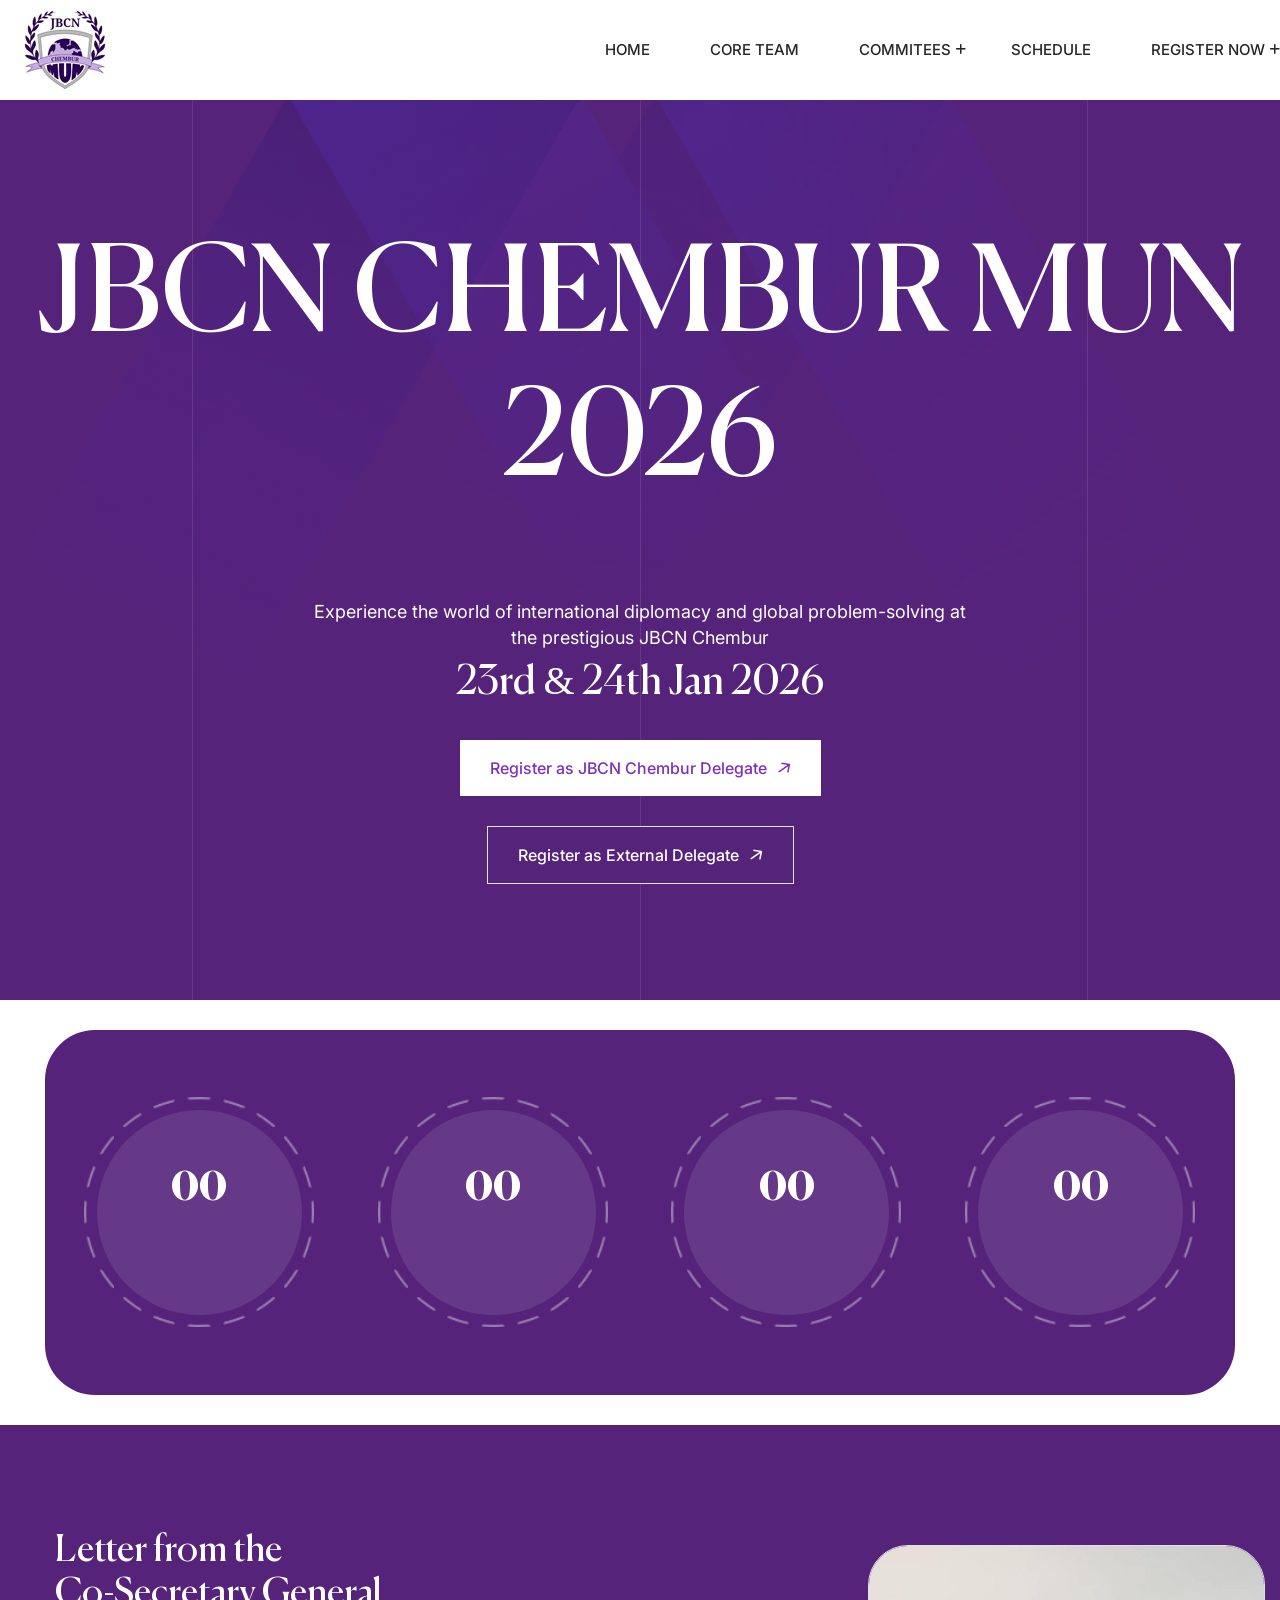
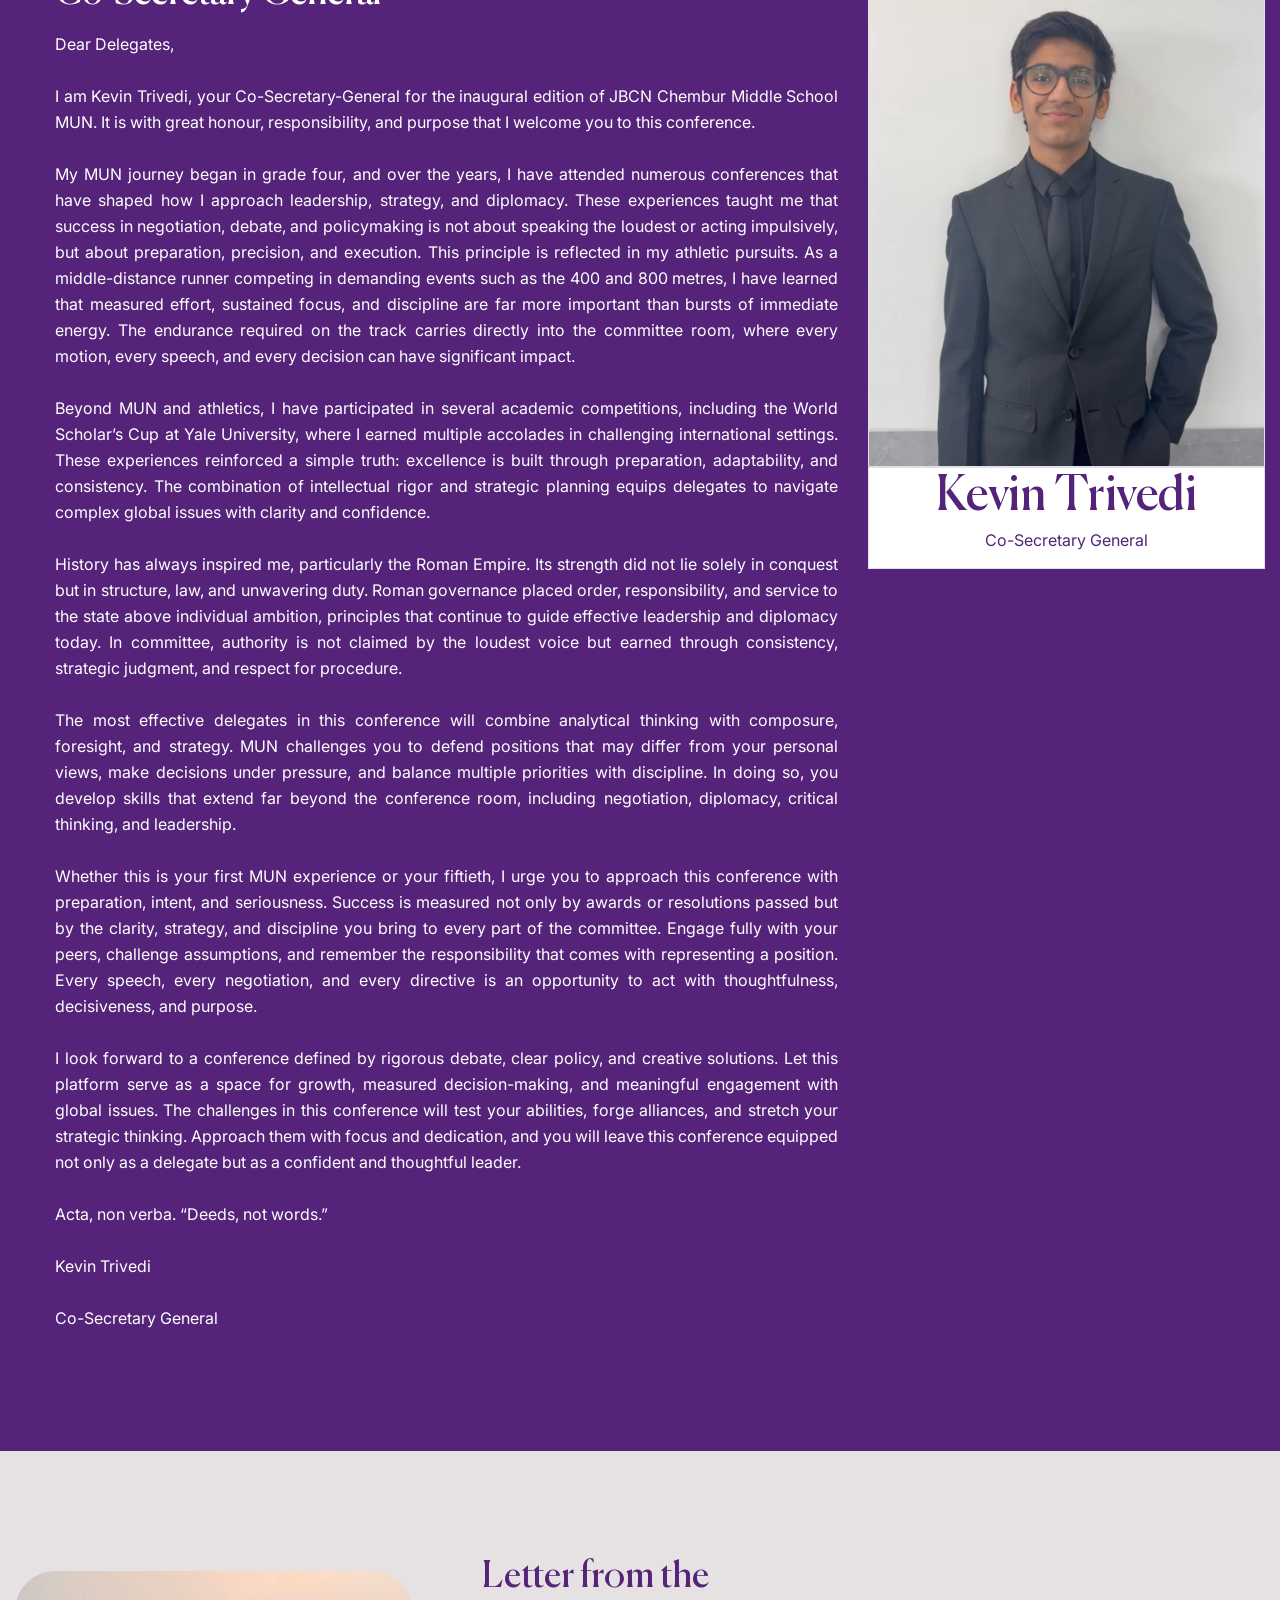
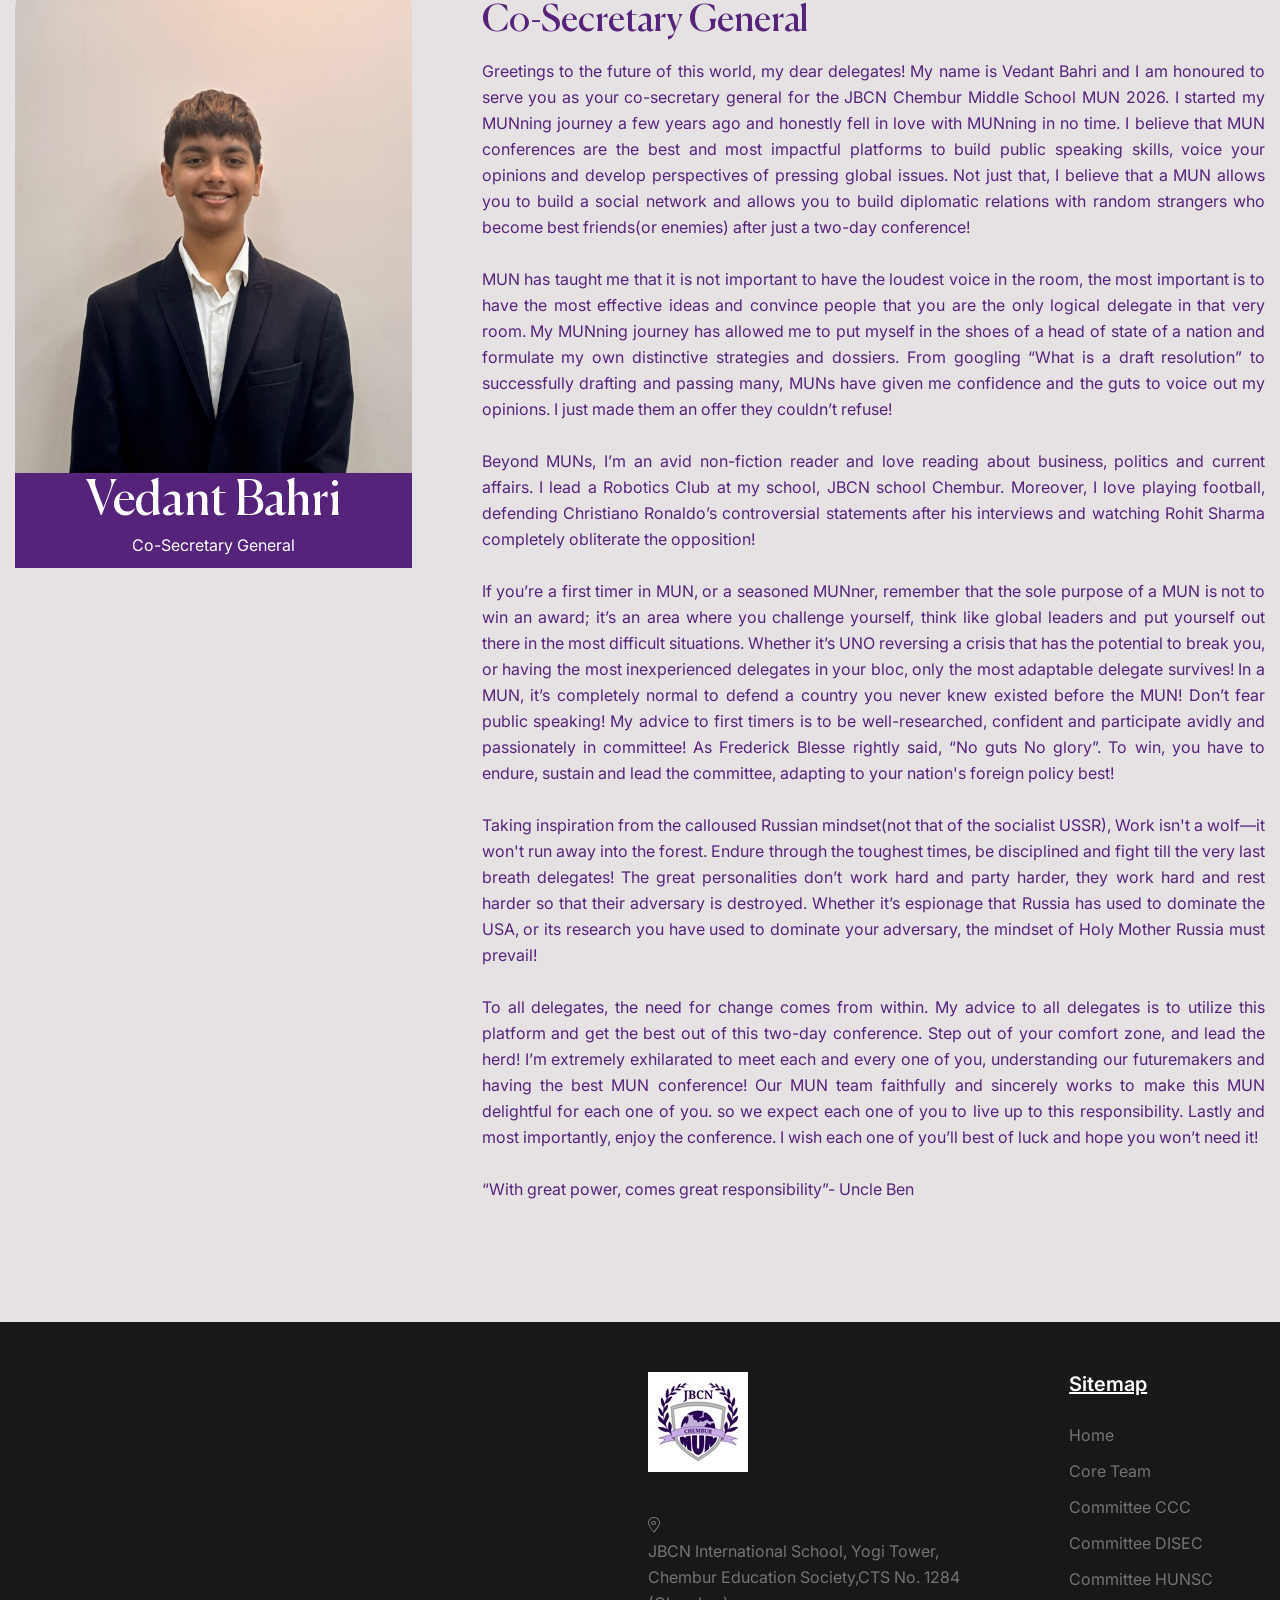
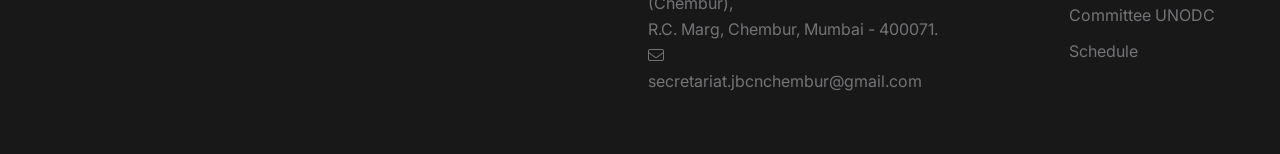
<file: index.html>
<!DOCTYPE html>
<html lang="en">

<!-- Added by HTTrack -->
<meta http-equiv="content-type" content="text/html;charset=UTF-8" /><!-- /Added by HTTrack -->

<head>
    <meta charset="UTF-8">
    <meta name="viewport" content="width=device-width, initial-scale=1.0">
    <title>JBCN</title>
    <!-- <link rel="shortcut icon" type="image/x-icon" href="assets/images/fav.svg"> -->
    <!-- animate css -->
    <link rel="stylesheet" href="assets/css/plugins/animate.min.css">
    <!-- fontawesome 6.4.2 -->
    <link rel="stylesheet" href="assets/css/plugins/fontawesome.min.css">
    <!-- Reacthemes Icon Css -->
    <link rel="stylesheet" href="assets/fonts/css/rt_icon.css">
    <!-- bootstrap min css -->
    <link rel="stylesheet" href="assets/css/vendor/bootstrap.min.css">
    <!-- swiper Css 10.2.0 -->
    <link rel="stylesheet" href="assets/css/plugins/swiper.min.css">
    <!-- Bootstrap 5.0.2 -->
    <link rel="stylesheet" href="assets/css/vendor/magnific-popup.css">
    <!-- metismenu scss -->
    <link rel="stylesheet" href="assets/css/vendor/metismenu.css">
    <!-- nice select js -->
    <link rel="stylesheet" href="assets/css/plugins/nice-select.css">
    <link rel="stylesheet" href="assets/css/plugins/jquery-ui.css">
    <!-- custom style css -->
    <link rel="stylesheet" href="assets/css/style.css">

    <link rel="stylesheet" href="assets/css/counter-my.css">
    <link rel="stylesheet" href="assets/css/mystyle.css">

</head>


<body>
    <!-- header area start -->
    <header class="header header__sticky v__2">
        <div class="container">
            <div class="row">
                <div class="col-xl-12">
                    <div class="header__wrapper">
                        <div class="header__logo">
                            <a class='header__logo--link' href='index.html'>
                                <img class="maroon-to-pur" src="assets/images/logo.jpg" alt="JBCN">
                            </a>
                        </div>
                        <div class="header__menu">
                            <div class="navigation">
                                <nav class="navigation__menu">
                                    <ul>
                                        <li class="navigation__menu--item ">
                                            <a href="#" class="navigation__menu--item__link">Home</a>
                                        </li>
                                        <li class="navigation__menu--item ">
                                            <a href="core-team.html" class="navigation__menu--item__link">Core Team</a>
                                        </li>
                                        <li class="navigation__menu--item has-child has-arrow">
                                            <a href="javascript:void(0);"
                                                class="navigation__menu--item__link">Commitees</a>
                                            <ul class="submenu sub__style">
                                                <li><a href='committee-ccc.html'>CCC</a></li>
                                                <li><a href='committee-DISEC.html'>DISEC</a></li>
                                                <li><a href='committee-HUNSC.html'>HUNSC</a></li>
                                                <li><a href='committee-UNODC.html'>UNODC</a></li>
                                            </ul>
                                        </li>
                                        <li class="navigation__menu--item ">
                                            <a href="schedule.html" class="navigation__menu--item__link">Schedule</a>
                                        </li>
                                        <li class="navigation__menu--item has-child has-arrow">
                                            <a href="javascript:void(0);" class="navigation__menu--item__link">Register Now</a>
                                            <ul class="submenu sub__style">
                                                <li><a target="_blank" href='https://docs.google.com/forms/d/e/1FAIpQLSd35devoE5m8R4L3_0zRpZ2CYrtvK__Ax5nof7Xc0LGTSrwgQ/viewform'>JBCN Chembur Delegate</a></li>
                                                <li><a target="_blank" href='https://docs.google.com/forms/d/e/1FAIpQLSfZt_wfR5RqWt8KAT-GtGKbq_522s6QFkSqDrXmD2yFKL-ycg/viewform?usp=header'>External Delegate</a></li>
                                            </ul>
                                        </li>
                                    </ul>
                                </nav>
                            </div>
                        </div>
                        <div class="header__right  d-block d-lg-none">

                            <div class="header__right--item">
                                <div id="menu-btn" class="menu__trigger">
                                    <img class="maroon-to-purple" src="assets/images/icon/menu__bar.svg" alt="bar">
                                </div>
                            </div>
                        </div>
                    </div>
                </div>
            </div>
        </div>
    </header>
    <!-- header area end -->
    <!-- header banner -->
    <div class="banner v__1" style="min-height: 100vh; height: auto; overflow: visible;">
        <div class="container">
            <div class="col-sm-12">
                <div class="banner__wrapper pt-0 d-flex justify-content-center align-items-center" style="overflow: visible;">
                    <div class="banner__wrapper--middle d-flex justify-content-center">
                        <div
                            class="banner__content mobile-padding d-flex flex-column justify-content-center align-items-center"
    			    style="overflow: visible;">
                            <h6 class="d-none banner__content--sub text-center">
                                <img src="assets/images/icon/e-cap.svg" alt="cap"> knowledge meets innovation
                            </h6>
                            <h1 class="banner__content--title text-center"
    			    style="line-height: 1.2; padding: 10px 20px; box-sizing: border-box; max-width: 100%; overflow-wrap: break-word;">
                                JBCN Chembur MUN 2026
                            </h1>
                            <div class="d-none banner__content--circle rts__circle v__2">
                                <svg class="spinner" viewBox="0 0 100 100">
                                    <defs>
                                        <path id="circle" d="M50,50 m-37,0a37,37 0 1,1 74,0a37,37 0 1,1 -74,0"></path>
                                    </defs>
                                    <text>
                                        <textPath xlink:href="#circle">JBCN Chembur MUN 2026 * Explore Future *
                                        </textPath>
                                    </text>
                                </svg>
                                <div class="rts__circle--icon save-from-hidden">
                                    <a href="#" class="video-play  rts-video-btn popup-video">
                                        <i class="fa-sharp fa-solid fa-play"></i>
                                    </a>
                                </div>
                            </div>
                            <div class="banner__content--description text-center">
                                <p class="pb-0 mb-2">Experience the world of international diplomacy and global
                                    problem-solving at the
                                    prestigious JBCN Chembur
                                </p>
                                <h3 class="myfont-secondary font-white">23rd & 24th Jan 2026</h3>
                                <div class="d-flex gap-5 pt-3 justify-content-center flex-wrap">
                                    <a class='rts-theme-btn btn-arrow'
                                        href='https://docs.google.com/forms/d/e/1FAIpQLSd35devoE5m8R4L3_0zRpZ2CYrtvK__Ax5nof7Xc0LGTSrwgQ/viewform?usp=sharing&ouid=105677263636131036363'>Register
                                        as JBCN Chembur Delegate
                                        <span><i class="fa-regular fa-arrow-right"></i></span>
                                    </a>
                                    <a class='rts-theme-btn btn-arrow mybg-primary font-white border'
                                        href='https://docs.google.com/forms/d/e/1FAIpQLSfZt_wfR5RqWt8KAT-GtGKbq_522s6QFkSqDrXmD2yFKL-ycg/viewform?usp=header'>Register
                                        as External Delegate
                                        <span><i class="fa-regular fa-arrow-right"></i></span>
                                    </a>
                                </div>
                            </div>
                        </div>
                    </div>
                </div>
                <!-- banner animated shape -->
                <div class="banner__wrapper--shape">
                    <img style="visibility: hidden;" src="assets/images/banner/banner-svg.svg" alt="banner">
                </div>
            </div>
        </div>
        <div class="grid-line">
            <div class="grid-lines">
                <div class="line"></div>
                <div class="line"></div>
                <div class="line"></div>
            </div>
        </div>
    </div>
    <!-- header banner end -->

    <!-- fun fact -->
    <div class="rts-funfact v__2 my-5">
        <div class="container">
            <div class="row justify-content-center px-5">
                <div class="col-lg-12">
                    <!--===== OTHERS AREA STARTS =======-->
                    <div class="others5-section-area banner plr_lg--80 ptb_lg--80 mybg-primary font-counter-fix d-flex justify-content-center"
                        style="border-radius: 50px !important;">
                        <div class="container mx-auto">
                            <div class="row mobile_gap--50">
                                <div class="col-lg-3 col-md-6 col-6">
                                    <div class="cta-counter-box">
                                        <img src="assets/images/elements23.png" alt="" class="elements23 keyframe5" />
                                        <h2><span id="days" class="time-value  myfont-secondary">49</span></h2>
                                    </div>
                                    <div class="space50 d-lg-none d-block"></div>
                                </div>
                                <div class="col-lg-3 col-md-6 col-6">
                                    <div class="cta-counter-box">
                                        <img src="assets/images/elements23.png" alt="" class="elements23 keyframe5" />
                                        <h2><span id="hours" class="time-value myfont-secondary">49</span></h2>
                                    </div>
                                    <div class="space50 d-lg-none d-block"></div>
                                </div>
                                <div class="col-lg-3 col-md-6 col-6">
                                    <div class="cta-counter-box">
                                        <img src="assets/images/elements23.png" alt="" class="elements23 keyframe5" />
                                        <h2><span id="minutes" class="time-value myfont-secondary">49</span></h2>
                                    </div>
                                </div>
                                <div class="col-lg-3 col-md-6 col-6">
                                    <div class="cta-counter-box">
                                        <img src="assets/images/elements23.png" alt="" class="elements23 keyframe5" />
                                        <h2><span id="seconds" class="time-value myfont-secondary">49</span></h2>
                                    </div>
                                </div>
                            </div>
                        </div>
                    </div>
                    <!--===== OTHERS AREA ENDS =======-->

                </div>
            </div>
        </div>
    </div>
    <!-- fun fact end -->

    <!-- faculty directory -->
    <section class="rts-faculty-details mybg-primary rts-section-padding">
        <div class="container">
            <!-- 1st profile -->
            <div class="row sticky-coloum-wrap justify-content-sm-center g-5">

                <div class="col-lg-8 col-md-10 col-sm-10 order-2 order-md-1">
                    <div class="member-info ">
                        <div class="member-info__details">
                            <div class="short-info">
                                <h4 class="rts-section-title mb--15">Letter from the<br>Co-Secretary General
                                </h4>
                                <!-- <span class="designation">Assistant Professor</span> -->
                                <p class="description">
                                    Dear Delegates,
                                    <br> <br>
                                    I am Kevin Trivedi, your Co-Secretary-General for the inaugural edition of JBCN Chembur Middle School MUN. It is with great honour, responsibility, and purpose that I welcome you to this conference.
                                    <br> <br>
                                    My MUN journey began in grade four, and over the years, I have attended numerous conferences that have shaped how I approach leadership, strategy, and diplomacy. These experiences taught me that success in negotiation, debate, and policymaking is not about speaking the loudest or acting impulsively, but about preparation, precision, and execution. This principle is reflected in my athletic pursuits. As a middle-distance runner competing in demanding events such as the 400 and 800 metres, I have learned that measured effort, sustained focus, and discipline are far more important than bursts of immediate energy. The endurance required on the track carries directly into the committee room, where every motion, every speech, and every decision can have significant impact.
                                    <br> <br>
                                    Beyond MUN and athletics, I have participated in several academic competitions, including the World Scholar’s Cup at Yale University, where I earned multiple accolades in challenging international settings. These experiences reinforced a simple truth: excellence is built through preparation, adaptability, and consistency. The combination of intellectual rigor and strategic planning equips delegates to navigate complex global issues with clarity and confidence.
                                    <br> <br>
                                    History has always inspired me, particularly the Roman Empire. Its strength did not lie solely in conquest but in structure, law, and unwavering duty. Roman governance placed order, responsibility, and service to the state above individual ambition, principles that continue to guide effective leadership and diplomacy today. In committee, authority is not claimed by the loudest voice but earned through consistency, strategic judgment, and respect for procedure.
                                    <br> <br>
                                    The most effective delegates in this conference will combine analytical thinking with composure, foresight, and strategy. MUN challenges you to defend positions that may differ from your personal views, make decisions under pressure, and balance multiple priorities with discipline. In doing so, you develop skills that extend far beyond the conference room, including negotiation, diplomacy, critical thinking, and leadership.
                                    <br> <br>
                                    Whether this is your first MUN experience or your fiftieth, I urge you to approach this conference with preparation, intent, and seriousness. Success is measured not only by awards or resolutions passed but by the clarity, strategy, and discipline you bring to every part of the committee. Engage fully with your peers, challenge assumptions, and remember the responsibility that comes with representing a position. Every speech, every negotiation, and every directive is an opportunity to act with thoughtfulness, decisiveness, and purpose.
                                    <br> <br>
                                    I look forward to a conference defined by rigorous debate, clear policy, and creative solutions. Let this platform serve as a space for growth, measured decision-making, and meaningful engagement with global issues. The challenges in this conference will test your abilities, forge alliances, and stretch your strategic thinking. Approach them with focus and dedication, and you will leave this conference equipped not only as a delegate but as a confident and thoughtful leader.
				    <br><br>
				    Acta, non verba.
“Deeds, not words.”
                                    <br> <br>
                                    Kevin Trivedi
				    <br><br>
				    Co-Secretary General

                                </p>
                            </div>
                        </div>
                    </div>
                </div>
                <div class=" col-lg-4 col-md-10 col-sm-10 sticky-coloumitem order-1 order-md-2">
                    <div class="faculty-member">
                        <div class="faculty-member__details rt-center ">
                            <div class="faculty-member__image mb-0">
                                <img class="rounded-top-40 border" src="assets/images/client/ccc-kevin.jpeg"
                                    alt="member image">
                            </div>
                            <div class="faculty-member__info  border bg-white secondary-font-color">
                                <h2 class="secondary-font-color mb-0">Kevin Trivedi</h2>
                                <div class="secondary-font-color email-contact pb-2">Co-Secretary General</div>
                                <div class="d-none faculty-member__info--social mb-0">
                                    <a href="#"><i class="fa-brands fa-facebook-f"></i></a>
                                    <a href="#"><i class="fa-brands fa-linkedin-in"></i></a>
                                    <a href="#"><i class="fa-brands fa-medium"></i></a>
                                    <a class="d-none" href="#"><i class="fa-brands fa-youtube"></i></a>
                                    <a href="mailto:kevin@email.edu" class="email-contact"><span><i
                                                class="fa-light fa-envelope"></i></span></a>
                                </div>
                            </div>
                        </div>
                    </div>
                </div>
            </div>
            <!-- 1st profile End -->

        </div>
    </section>
    <!-- faculty directory end -->

    <!-- faculty directory -->
    <section class="rts-faculty-details mybg-secondary rts-section-padding">
        <div class="container">

            <!-- 2nd profile -->
            <div class="row sticky-coloum-wrap justify-content-sm-center g-5">
                <div class=" col-lg-4 col-md-10 col-sm-10 sticky-coloumitem">
                    <div class="faculty-member">
                        <div class="faculty-member__details rt-center ">
                            <div class="faculty-member__image mb-0">
                                <img class="rounded-top-40" src="assets/images/client/Chair of HUNSC(Vedant).jpg"
                                    alt="member image">
                            </div>
                            <div class="faculty-member__info mybg-primary">
                                <h2 class="mb-0">Vedant Bahri</h2>
                                <div class="email-contact font-white pb-3">Co-Secretary General</div>
                                <div class="d-none faculty-member__info--social font-white mb-0">
                                    <a href="#"><i class="fa-brands fa-facebook-f"></i></a>
                                    <a href="#"><i class="fa-brands fa-linkedin-in"></i></a>
                                    <a href="#"><i class="fa-brands fa-medium"></i></a>
                                    <a class="d-none" href="#"><i class="fa-brands fa-youtube"></i></a>
                                    <a href="mailto:kevin@email.edu" class="email-contact"><span><i
                                                class="fa-light fa-envelope"></i></span></a>
                                </div>
                            </div>
                        </div>
                    </div>
                </div>
                <div class="col-lg-8 col-md-10 col-sm-10">
                    <div class="member-info secondary-font-color-all">
                        <div class="member-info__details">
                            <div class="short-info">
                                <h4 class="rts-section-title mb--15">Letter from the<br>Co-Secretary General
                                </h4>
                                <!-- <span class="designation">Assistant Professor</span> -->
                                <p class="description">
                                    Greetings to the future of this world, my dear delegates! My name is Vedant Bahri and I am honoured to serve you as your co-secretary general for the JBCN Chembur Middle School MUN 2026. I started my MUNning journey a few years ago and honestly fell in love with MUNning in no time. I believe that MUN conferences are the best and most impactful platforms to build public speaking skills, voice your opinions and develop perspectives of pressing global issues. Not just that, I believe that a MUN allows you to build a social network and allows you to build diplomatic relations with random strangers who become best friends(or enemies) after just a two-day conference! 
                                    <br> <br>
                                    MUN has taught me that it is not important to have the loudest voice in the room, the most important is to have the most effective ideas and convince people that you are the only logical delegate in that very room. My MUNning journey has allowed me to put myself in the shoes of a head of state of a nation and formulate my own distinctive strategies and dossiers. From googling “What is a draft resolution” to successfully drafting and passing many, MUNs have given me confidence and the guts to voice out my opinions. I just made them an offer they couldn’t refuse!
                                    <br> <br>
                                    Beyond MUNs, I’m an avid non-fiction reader and love reading about business, politics and current affairs. I lead a Robotics Club at my school, JBCN school Chembur. Moreover, I love playing football, defending Christiano Ronaldo’s controversial statements after his interviews and watching Rohit Sharma completely obliterate the opposition! 
                                    <br> <br>
                                    If you’re a first timer in MUN, or a seasoned MUNner, remember that the sole purpose of a MUN is not to win an award; it’s an area where you challenge yourself, think like global leaders and put yourself out there in the most difficult situations. Whether it’s UNO reversing a crisis that has the potential to break you, or having the most inexperienced delegates in your bloc, only the most adaptable delegate survives! In a MUN, it’s completely normal to defend a country you never knew existed before the MUN! Don’t fear public speaking! My advice to first timers is to be well-researched, confident and participate avidly and passionately in committee! As Frederick Blesse rightly said, “No guts No glory”. To win, you have to endure, sustain and lead the committee, adapting to your nation's foreign policy best! 
                                    <br> <br>
                                    Taking inspiration from the calloused Russian mindset(not that of the socialist USSR), Work isn't a wolf—it won't run away into the forest. Endure through the toughest times, be disciplined and fight till the very last breath delegates! The great personalities don’t work hard and party harder, they work hard and rest harder so that their adversary is destroyed. Whether it’s espionage that Russia has used to dominate the USA, or its research you have used to dominate your adversary, the mindset of Holy Mother Russia must prevail!

                                    <br> <br>
                                    To all delegates, the need for change comes from within. My advice to all delegates is to utilize this platform and get the best out of this two-day conference. Step out of your comfort zone, and lead the herd! I’m extremely exhilarated to meet each and every one of you, understanding our futuremakers and having the best MUN conference! Our MUN team faithfully and sincerely works to make this MUN delightful for each one of you.  so we expect each one of you to live up to this responsibility. Lastly and most importantly, enjoy the conference. I wish each one of you’ll best of luck and hope you won’t need it!
                                    <br> <br>
                                     “With great power, comes great responsibility”- Uncle Ben

                                </p>
                            </div>
                        </div>
                    </div>
                </div>

            </div>
            <!-- 2nd profile End -->

        </div>
    </section>
    <!-- faculty directory end -->

    <!-- apply start -->
    <section class="d-none rts-application-area moving rts-section-padding v_1">
        <div class="container">
            <div class="row justify-content-center">
                <div class="col-sm-12">
                    <div class="rts__section--wrapper v__9">
                        <h2 class="rts__section--title">Apply for Admission</h2>
                        <p class="rts__section--description">Welcome to the gateway of possibilities your admission to
                            JBCN Chembur MUN 2026, we understand.</p>
                    </div>
                </div>
            </div>
            <!-- application form -->
            <div class="row justify-content-md-center">
                <div class="col-md-11 col-lg-6 col-xl-7">
                    <div class="rts-admission-form-image">
                        <img src="assets/images/feature/admission-form.jpg" alt="">
                    </div>
                    <div class="rts-section-big-text">
                        Admission Now
                    </div>
                </div>
                <div class="col-md-11 col-lg-6 col-xl-5">
                    <div class="rts-application-form">
                        <div class="rts-application-form-content">
                            <h5 class="heading-title  mb--25">Application Form</h5>
                            <form action="#" class="rts-form">
                                <div class="rts-input rt-flex">
                                    <div class="single-input">
                                        <input type="text" name="fname" id="fname" placeholder="First Name" required>
                                    </div>
                                    <div class="single-input">
                                        <input type="text" name="lname" id="lname" placeholder="Last Name" required>
                                    </div>
                                </div>
                                <div class="rts-input rt-flex">
                                    <div class="single-input">
                                        <input type="email" name="email" id="email2" placeholder="Email.." required>
                                    </div>
                                    <div class="single-input">
                                        <input type="number" name="Phone" id="Phone" placeholder="Phone" required>
                                    </div>
                                </div>

                                <div class="rts-input rt-flex">
                                    <div class="single-input">
                                        <input type="text" name="address" id="address" placeholder="address" required>
                                    </div>
                                    <div class="single-input">
                                        <input type="text" name="city" id="city" placeholder="City" required>
                                    </div>
                                </div>

                                <div class="rts-input rt-flex">
                                    <div class="single-input">
                                        <input type="text" name="country" id="country" placeholder="Country" required>
                                    </div>
                                    <div class="single-input">
                                        <input type="number" name="zip" id="zip" placeholder="Zip Code" required>
                                    </div>
                                </div>
                                <div class="rts-input w-full">
                                    <div class="single-input">
                                        <input type="text" name="data" id="datepicker" placeholder="dd/mm/yy" required>
                                    </div>
                                </div>
                                <div class="rts-input w-full">
                                    <div class="single-input">
                                        <textarea name="msg" id="msg" placeholder="Enter Your Comments"></textarea>
                                    </div>
                                </div>
                                <button type="submit" class="rts-theme-btn rts-nbg-btn btn-arrow v2 full-btn">Apply Now
                                    <span><i class="fa-sharp fa-regular fa-arrow-right"></i></span></button>

                            </form>
                        </div>
                    </div>
                </div>
            </div>
            <div class="rt-shape">
                <img src="assets/images/feature/shape/01.svg" data-speed="0.04" alt="shape" class="rt-shape__1">
                <img src="assets/images/feature/shape/02.svg" data-speed="0.04" alt="shape" class="shape rt-shape__2">
                <img src="assets/images/feature/shape/03.svg" data-speed="0.04" alt="shape" class="shape rt-shape__3">
                <img src="assets/images/feature/shape/04.svg" data-speed="0.04" alt="shape" class="shape rt-shape__4">
                <img src="assets/images/feature/shape/05.svg" data-speed="0.04" alt="shape" class="shape rt-shape__5">
            </div>
        </div>
    </section>
    <!-- apply end -->

    <!-- footer start -->
    <footer class="rts-footer rts-footer-padding v_2">
        <div class="container">
            <div class="row gy-5 gy-lg-0">
                <div class="col-lg-6 col-md-6 col-sm-6">
                    <div class="container">
                        <div class="row">
                            <div class="col-10">
                                <div class="event-location-map">
                                    <iframe class="event-location-map-iframe" height="240px"
                                        src="https://www.google.com/maps/embed?pb=!1m18!1m12!1m3!1d3771.193483378167!2d72.896017!3d19.0552289!2m3!1f0!2f0!3f0!3m2!1i1024!2i768!4f13.1!3m3!1m2!1s0x3be7c9a6647c42e7%3A0x6c0e4e84b9d1332c!2sJBCN%20International%20School%20Chembur%2C%20Mumbai!5e0!3m2!1sen!2sin!4v1766840228916!5m2!1sen!2sin"
                                        style="border:0;" allowfullscreen="" loading="lazy"
                                        referrerpolicy="no-referrer-when-downgrade"></iframe>
                                </div>
                            </div>
                        </div>
                    </div>
                </div>
                <div class="col-lg-4 col-md-6 col-sm-3">
                    <div class="rts-footer-widget w-320">
                        <a class='d-block rts-footer-logo mb--40' href='index.html'>
                            <img src="assets/images/logo.jpg" alt="JBCN">
                        </a>
                        
                        <div class="rts-contact-link">
                            <a href="mailto:contact@reacthemes.com"><i class="fa-sharp fa-light fa-location-dot"></i>
                                <br>JBCN International School, Yogi Tower, Chembur Education Society,CTS No. 1284 (Chembur),  
                                <br>R.C. Marg, Chembur, Mumbai - 400071. </a>
			</div>
			<div class="rts-contact-link">
                            <a href="mailto:secretariat.jbcnchembur@gmail.com"><i class="fa-sharp fa-light fa-envelope"></i>
                                <br>secretariat.jbcnchembur@gmail.com</a>

                        </div>
                    </div>
                </div>
                <div class="col-lg-2 col-md-6 col-sm-3">
                    <div class="rts-footer-widget">
                        <h6 class="rt-semi">Sitemap</h6>
                        <div class="rts-footer-menu">
                            <ul>
                                <li><a href='index.html'>Home</a></li>
                                <li><a href='core-team.html'>Core Team</a></li>
                                <li><a href="committee-ccc.html">Committee CCC</a></li>
                                <li><a href="committee-DISEC.html">Committee DISEC</a></li>
                                <li><a href="committee-HUNSC.html">Committee HUNSC</a></li>
                                <li><a href="committee-UNODC.html">Committee UNODC</a></li>
                                <li><a href="schedule.html">Schedule</a></li>
                            </ul>
                        </div>
                    </div>
                </div>
            </div>
        </div>
    </footer>
    <div class="d-none rts-footer-copy-right v_1">
        <div class="container">
            <div class="row">
                <div class="rt-center">
                    <p class="--p-xs">Copyright &copy; <span id="year"></span> All Rights Reserved by <a
                            href="#">MyCompany</a></p>
                </div>
            </div>
        </div>
    </div>
    <!-- footer end -->
    <!-- offcanvase menu -->
    <!-- header style two -->
    <div id="side-bar" class="side-bar">
        <button class="close-icon-menu"><i class="far fa-times"></i></button>
        <!-- inner menu area desktop start -->
        <div class="inner-main-wrapper-desk">
            <div class="thumbnail">
                <img class="maroon-to-" src="assets/images/logo.jpg" alt="JBCN">
            </div>
            <div class="inner-content">
                <p class="disc">
                    Experience the world of international diplomacy and global problem-solving at the prestigious JBCN
                    Chembur
                </p>
                <!-- offcanvase banner -->
                <div class="offcanvase__banner mt--50">
                    <div class="offcanvase__banner--content">
                        <img src="assets/images/offcanvase.jpg" alt="offcanvase">
                        <a class='rts-theme-btn' href='admission.html'>Apply Now</a>
                    </div>
                </div>
                <div class="offcanvase__info">
                    <div class="offcanvase__info--content">
                        <a href="mailto:secretariat.jbcnchembur@gmail.com"><span><i class="fa-sharp fa-light fa-phone"></i>secretariat.jbcnchembur@gmail.com</span></a>
                        <a href="#"><span><i class="fa-sharp fa-light fa-location-dot"></i></span>Chembur, Mumbai</a>
                        <div class="offcanvase__info--content--social">
                            <p class="title">Follow Us:</p>
                            <div class="social__links">
                                <a class="d-none" href="#"><i class="fa-brands fa-facebook"></i></a>
                                <a href="https://www.instagram.com/jbcnchemburmun"><i class="fa-brands fa-instagram"></i></a>
                                <a class="d-none" href="#"><i class="fa-brands fa-linkedin"></i></a>
                                <a class="d-none" href="#"><i class="fa-brands fa-youtube"></i></a>
                            </div>
                        </div>
                    </div>
                </div>
            </div>
        </div>
        <!-- mobile menu area start -->
        <div class="mobile-menu-main">
            <nav class="nav-main mainmenu-nav mt--30">
                <ul class="mainmenu metismenu" id="mobile-menu-active">

                    <li class="has-droupdown">
                        <a href="index.html" class="main">Home</a>
                    </li>
                    <li class="has-droupdown">
                        <a href="core-team.html" class="main">Core Team</a>
                    </li>
                    <li class="has-droupdown">
                        <a href="committee-ccc.html" class="main">Committee CCC</a>
                    </li>
                    <li class="has-droupdown">
                        <a href="committee-DISEC.html" class="main">Committee DISEC</a>
                    </li>
                    <li class="has-droupdown">
                        <a href="committee-HUNSC.html" class="main">Committee HUNSC</a>
                    </li>
                    <li class="has-droupdown">
                        <a href="committee-UNODC.html" class="main">Committee UNODC</a>
                    </li>
                    <li class="has-droupdown">
                        <a href="schedule.html" class="main">Schedule</a>
                    </li>
                </ul>
            </nav>

            <div class="offcanvase__info--content mt--30">
                <a href="mailto:secretariat.jbcnchembur@gmail.com"><span><i class="fa-sharp fa-light fa-envelope"></i></span>secretariat.jbcnchembur@gmail.com</a>
                <a href="#"><span><i class="fa-sharp fa-light fa-location-dot"></i></span>Chembur, Mumbai</a>
                <div class="offcanvase__info--content--social">
                    <p class="title">Follow Us:</p>
                    <div class="social__links">
                        <a class="d-none" href="#"><i class="fa-brands fa-facebook"></i></a>
                        <a href="https://www.instagram.com/jbcnchemburmun"><i class="fa-brands fa-instagram"></i></a>
                        <a class="d-none" href="#"><i class="fa-brands fa-linkedin"></i></a>
                        <a class="d-none" href="#"><i class="fa-brands fa-youtube"></i></a>
                    </div>
                </div>
            </div>
        </div>
        <!-- mobile menu area end -->
    </div>
    <!-- header style two End -->

    <div class="search-input-area">
        <div class="container">
            <div class="search-input-inner">
                <div class="input-div">
                    <input class="search-input autocomplete ui-autocomplete-input" type="text"
                        placeholder="Search by keyword or #" autocomplete="off">
                    <button><i class="far fa-search"></i></button>
                </div>
            </div>
        </div>
        <div id="close" class="search-close-icon"><i class="far fa-times"></i></div>
    </div>
    <!-- rts backto top start -->
    <div class="progress-wrap">
        <svg class="progress-circle svg-content" width="100%" height="100%" viewBox="-1 -1 102 102">
            <path d="M50,1 a49,49 0 0,1 0,98 a49,49 0 0,1 0,-98"
                style="transition: stroke-dashoffset 10ms linear 0s; stroke-dasharray: 307.919, 307.919; stroke-dashoffset: 307.919;">
            </path>
        </svg>
    </div>
    <!-- rts back to top end -->
    <div id="anywhere-home" class="">
    </div>

    <script>
        //========== TIMER ============= //
        // TIMER //

        function startCountdown(targetDate, daysId, hoursId, minutesId, secondsId) {
            var countdownFunction = setInterval(function () {
                var now = new Date().getTime();
                var distance = targetDate - now;

                var days = Math.floor(distance / (1000 * 60 * 60 * 24));
                var hours = Math.floor((distance % (1000 * 60 * 60 * 24)) / (1000 * 60 * 60));
                var minutes = Math.floor((distance % (1000 * 60 * 60)) / (1000 * 60));
                var seconds = Math.floor((distance % (1000 * 60)) / 1000);

                document.getElementById(daysId).innerHTML = days + " <span>DAYS</span>";
                document.getElementById(hoursId).innerHTML = hours + " <span>Hours</span>";
                document.getElementById(minutesId).innerHTML = minutes + " <span>Minutes</span>";
                document.getElementById(secondsId).innerHTML = seconds + " <span>Seconds</span>";

                if (distance < 0) {
                    clearInterval(countdownFunction);
                    document.getElementById(daysId).innerHTML = "00";
                    document.getElementById(hoursId).innerHTML = "00";
                    document.getElementById(minutesId).innerHTML = "00";
                    document.getElementById(secondsId).innerHTML = "00";
                    alert("Countdown Ended");
                }
            }, 1000);
        }

        // var targetDate = new Date();
        // targetDate.setDate(targetDate.getDate() + 25);
        // targetDate.setHours(targetDate.getHours() + 22);
        // targetDate.setMinutes(targetDate.getMinutes() + 18);
        // targetDate.setSeconds(targetDate.getSeconds() + 44);
        // Target: 23 Jan 2026, 11:00 AM (India Standard Time)
        var targetDate = new Date("January 23, 2026 11:00:00");

        startCountdown(targetDate, "days", "hours", "minutes", "seconds");
        startCountdown(targetDate, "days1", "hours1", "minutes1", "seconds1");

    </script>


    <!-- scripts -->
    <!-- jquery js -->
    <script src="assets/js/vendor/jquery.min.js"></script>
    <!-- bootstrap 5.0.2 -->
    <script src="assets/js/plugins/bootstrap.min.js"></script>
    <!-- jquery ui js -->
    <script src="assets/js/vendor/jquery-ui.js"></script>
    <!-- wow js -->
    <script src="assets/js/vendor/waw.js"></script>
    <!-- mobile menu -->
    <script src="assets/js/vendor/metismenu.js"></script>
    <!-- magnific popup -->
    <script src="assets/js/vendor/magnifying-popup.js"></script>
    <!-- swiper JS 10.2.0 -->
    <script src="assets/js/plugins/swiper.js"></script>
    <!-- counterup -->
    <script src="assets/js/plugins/counterup.js"></script>
    <script src="assets/js/vendor/waypoint.js"></script>
    <script src="assets/js/plugins/jarallax.min.js"></script>
    <!-- isotop mesonary -->
    <script src="assets/js/plugins/isotop.js"></script>
    <script src="assets/js/plugins/imagesloaded.pkgd.min.js"></script>
    <script src="assets/js/plugins/sticky-sidebar.js"></script>
    <script src="assets/js/plugins/resize-sensor.js"></script>
    <script src="assets/js/plugins/twinmax.js"></script>
    <!-- dymanic Contact Form -->
    <script src="assets/js/plugins/contact.form.js"></script>
    <script src="assets/js/plugins/nice-select.min.js"></script>
    <!-- main Js -->
    <script src="assets/js/main.js"></script>

</body>

</html>
</file>
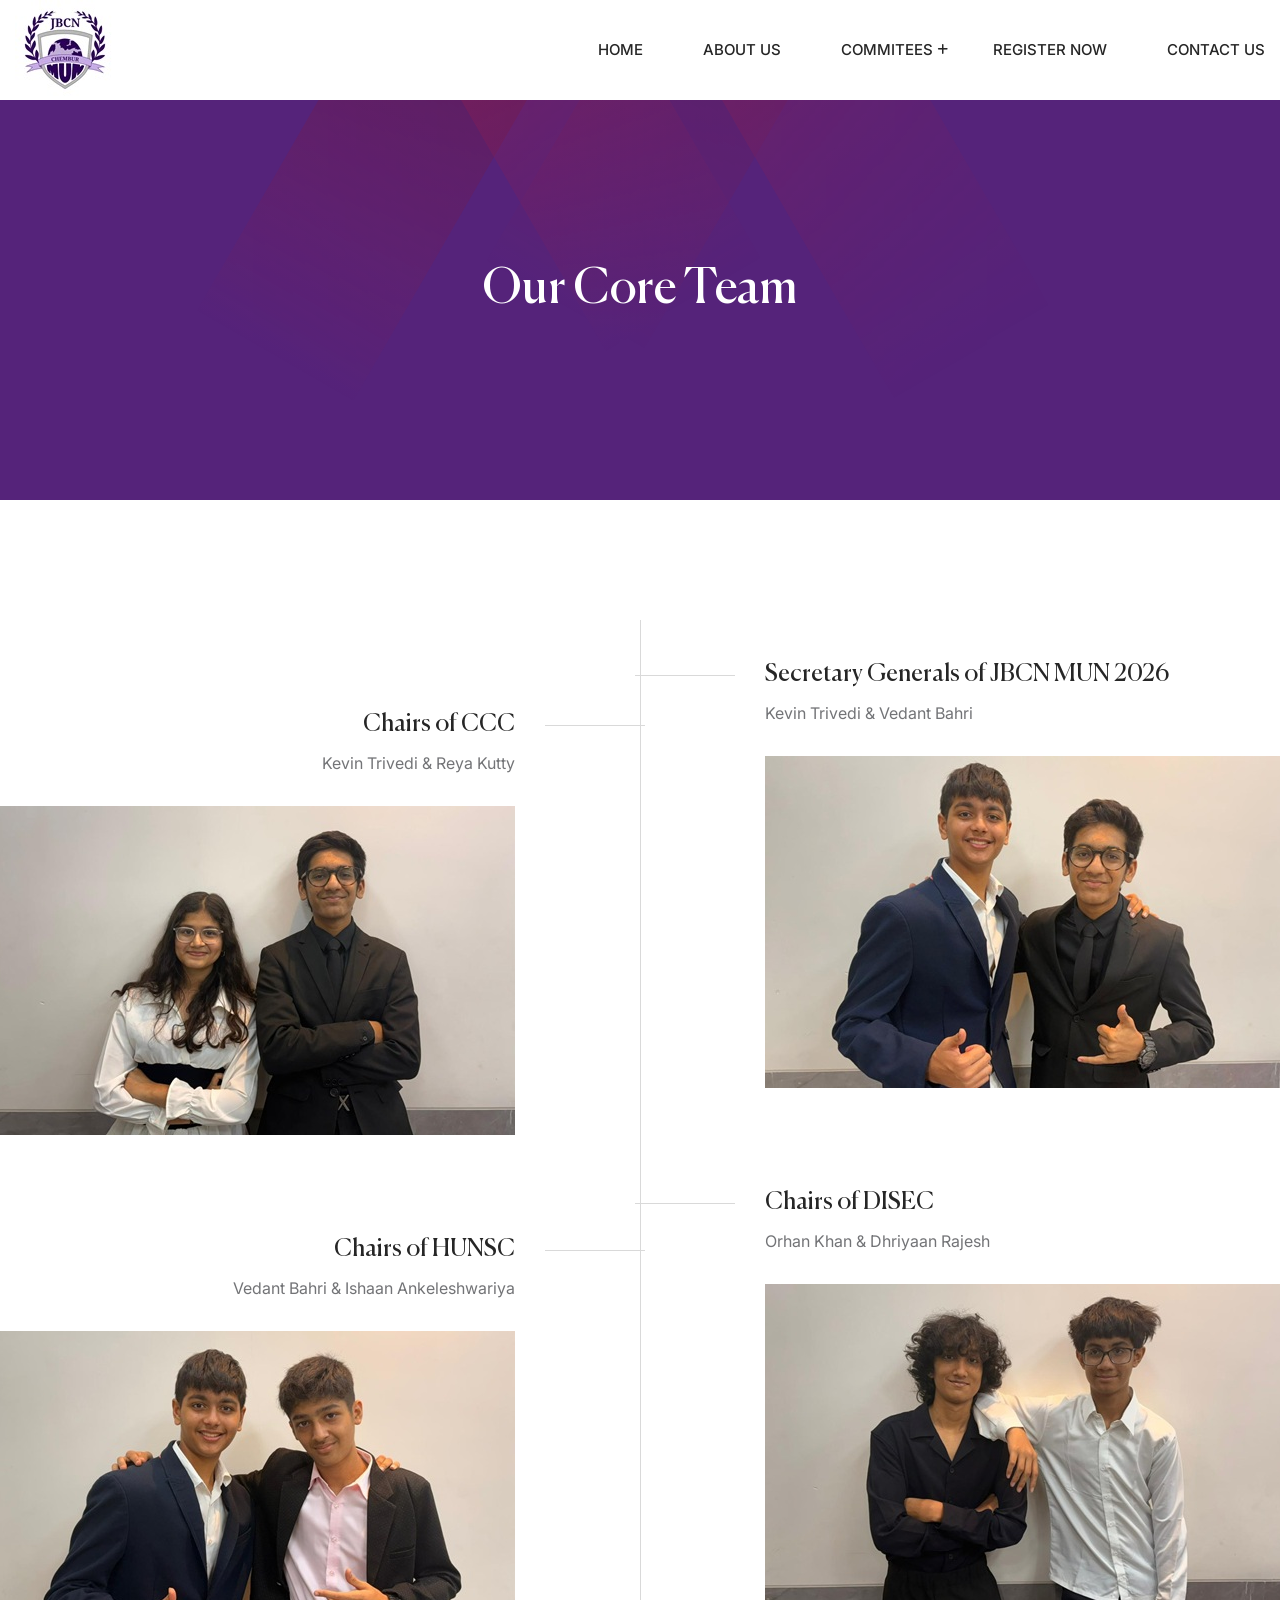
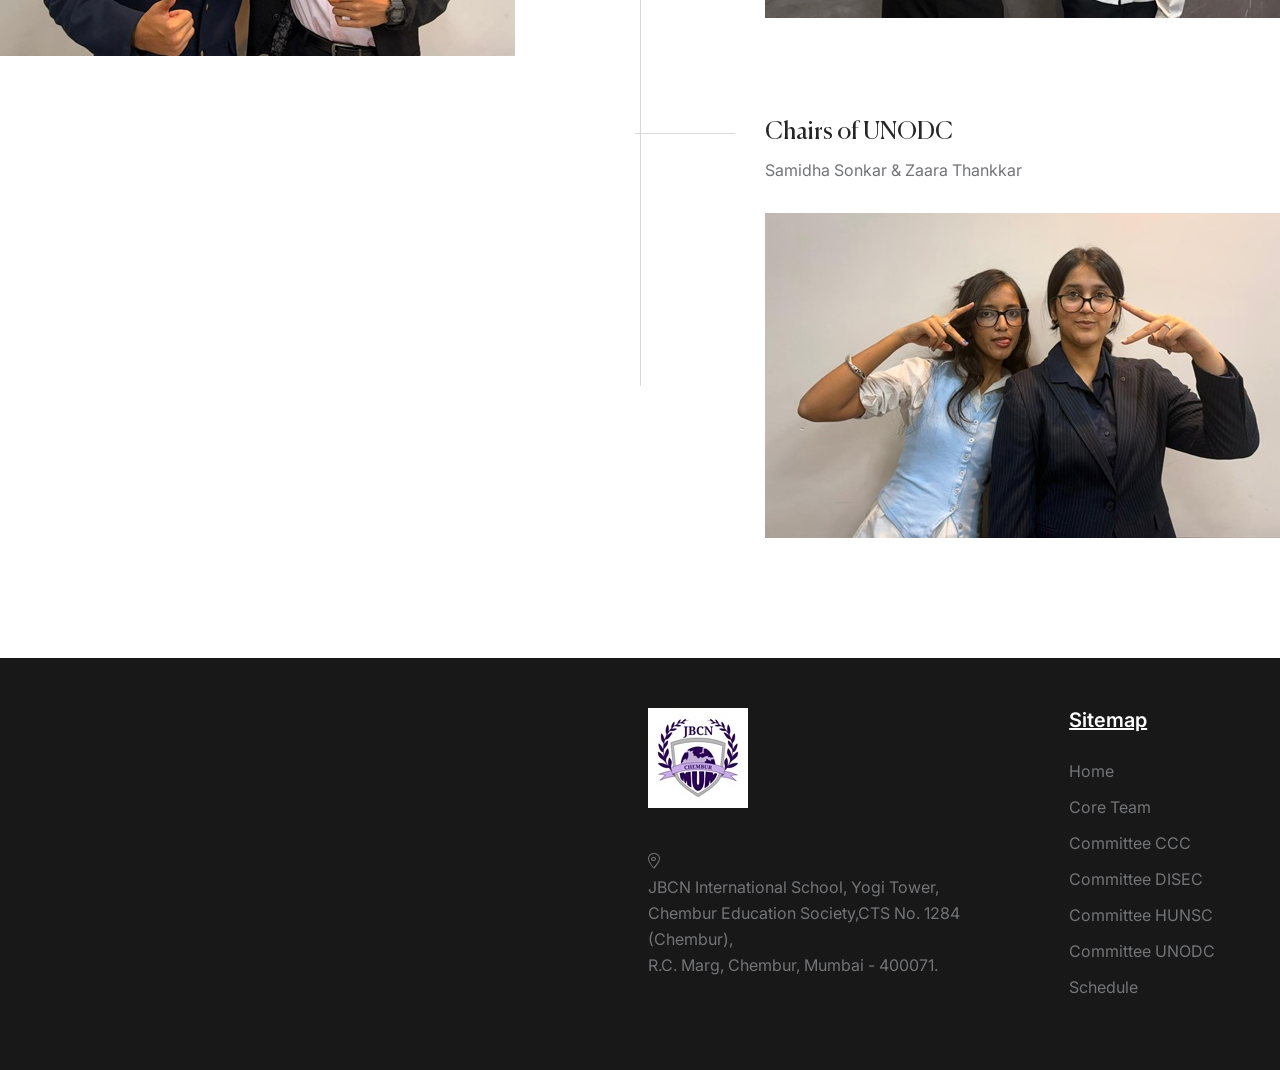
<file: about-us.html>
<!DOCTYPE html>
<html lang="en">

<!-- Added by HTTrack -->
<meta http-equiv="content-type" content="text/html;charset=UTF-8" /><!-- /Added by HTTrack -->

<head>
    <meta charset="UTF-8">
    <meta name="viewport" content="width=device-width, initial-scale=1.0">
    <title>JBCN - About</title>
    <!-- <link rel="shortcut icon" type="image/x-icon" href="assets/images/fav.svg"> -->
    <!-- animate css -->
    <link rel="stylesheet" href="assets/css/plugins/animate.min.css">
    <!-- fontawesome 6.4.2 -->
    <link rel="stylesheet" href="assets/css/plugins/fontawesome.min.css">
    <!-- Reacthemes Icon Css -->
    <link rel="stylesheet" href="assets/fonts/css/rt_icon.css">
    <!-- bootstrap min css -->
    <link rel="stylesheet" href="assets/css/vendor/bootstrap.min.css">
    <!-- swiper Css 10.2.0 -->
    <link rel="stylesheet" href="assets/css/plugins/swiper.min.css">
    <!-- Bootstrap 5.0.2 -->
    <link rel="stylesheet" href="assets/css/vendor/magnific-popup.css">
    <!-- metismenu scss -->
    <link rel="stylesheet" href="assets/css/vendor/metismenu.css">
    <!-- nice select js -->
    <link rel="stylesheet" href="assets/css/plugins/nice-select.css">
    <link rel="stylesheet" href="assets/css/plugins/jquery-ui.css">
    <!-- custom style css -->
    <link rel="stylesheet" href="assets/css/style.css">

    <link rel="stylesheet" href="assets/css/counter-my.css">
    <link rel="stylesheet" href="assets/css/mystyle.css">

</head>


<body>
    <!-- header area start -->
    <header class="header header__sticky v__2">
        <div class="container">
            <div class="row">
                <div class="col-xl-12">
                    <div class="header__wrapper">
                        <div class="header__logo">
                            <a class='header__logo--link' href='index.html'>
                                <img class="maroon-to-pur" src="assets/images/logo.jpg" alt="JBCN">
                            </a>
                        </div>
                        <div class="header__menu">
                            <div class="navigation">
                                <nav class="navigation__menu">
                                    <ul>
                                        <li class="navigation__menu--item ">
                                            <a href="index.html" class="navigation__menu--item__link">Home</a>
                                        </li>

                                        <li class="navigation__menu--item ">
                                            <a href="javascript:void(0);" class="navigation__menu--item__link">About
                                                Us</a>
                                        </li>
                                        <li class="navigation__menu--item has-child has-arrow">
                                            <a href="javascript:void(0);" class="navigation__menu--item__link">Commitees</a>
                                            <ul class="submenu sub__style">
                                                <li><a href='committee-ccc.html'>CCC</a></li>
                                                <li><a href='committee-DISEC.html'>DISEC</a></li>
                                                <li><a href='committee-HUNSC.html'>HUNSC</a></li>
                                                <li><a href='committee-UNODC.html'>UNODC</a></li>
                                            </ul>
                                        </li>
                                        <li class="navigation__menu--item ">
                                            <a href="#" class="navigation__menu--item__link">Register Now</a>
                                        </li>
                                        <li class="navigation__menu--item">
                                            <a class='navigation__menu--item__link' href='javascript:void(0);'>Contact Us</a>
                                        </li>
                                    </ul>
                                </nav>
                            </div>
                        </div>
                        <div class="header__right  d-block d-lg-none">
                            
                            <div class="header__right--item">
                                <div id="menu-btn" class="menu__trigger">
                                    <img class="maroon-to-purple" src="assets/images/icon/menu__bar.svg" alt="bar">
                                </div>
                            </div>
                        </div>
                    </div>
                </div>
            </div>
        </div>
    </header>
    <!-- header area end -->
    <!-- BREADCRUMB AREA -->
    <section class="rts-breadcrumb breadcrumb-height breadcumb-bg mybg-primary banner-bg-before">
        <div class="container">
            <div class="row">
                <div class="col-12">
                    <div class="breadcrumb-content">
                        <ul class="d-none breadcrumb">
                            <li class="breadcrumb-item"><a href='index.html'>Home</a></li>
                            <li class="breadcrumb-item active" aria-current="page">about</li>
                        </ul>
                        <h2 class="section-title">Our Core Team</h2>
                    </div>
                </div>
            </div>
        </div>
    </section>
    <!-- BREADCRUMB AREA END -->

    <!-- mission -->
    <section class="rts-mission rts-section-padding">
        <div class="container">
            <div class="d-none row justify-content-center rt-center">
                <div class="rts-section mb--50">
                    <h2 class="rts-section-title">Mission and Values</h2>
                </div>
            </div>
            <!-- mission -->
            <div class="row">
                <div class="col-lg-12">
                    <div class="rts-timeline-section">
                        <div class="rts-timeline-content">
                            <div class="left-side">
                                <div class="single-timeline-item">
                                    <h5 class="timeline-title">Chairs of CCC</h5>
                                    <p> Kevin Trivedi & Reya Kutty
                                    </p>
                                    <img src="assets/images/client/kev-tri.jpg" alt="">
                                </div>
                                <div class="single-timeline-item">
                                    <h5 class="timeline-title">Chairs of HUNSC</h5>
                                    <p> Vedant Bahri & Ishaan Ankeleshwariya
                                    </p>
                                    <img src="assets/images/client/ved-ish.jpg" alt="">
                                </div>
                            </div>
                            <div class="separator">
                            </div>
                            <div class="right-side">
                                <div class="single-timeline-item">
                                    <h5 class="timeline-title">Secretary Generals of JBCN MUN 2026</h5>
                                    <p> Kevin Trivedi & Vedant Bahri
                                    </p>
                                    <img src="assets/images/client/kev-ved.jpg" alt="">
                                </div>
                                <div class="single-timeline-item">
                                    <h5 class="timeline-title">Chairs of DISEC</h5>
                                    <p> Orhan Khan & Dhriyaan Rajesh
                                    </p>
                                    <img src="assets/images/client/Orh-Dhr.jpg" alt="">
                                </div>
                                <div class="single-timeline-item">
                                    <h5 class="timeline-title">Chairs of UNODC</h5>
                                    <p> Samidha Sonkar & Zaara Thankkar
                                    </p>
                                    <img src="assets/images/client/sam-zaa.jpg" alt="">
                                </div>
                            </div>
                        </div>
                    </div>
                </div>
            </div>
        </div>
    </section>
    <!-- mission end-->

    <!-- footer start -->
    <footer class="rts-footer rts-footer-padding v_2">
        <div class="container">
            <div class="row gy-5 gy-lg-0">
                <div class="col-lg-6 col-md-6 col-sm-6">
                    <div class="container">
                        <div class="row">
                            <div class="col-10">
                                <div class="event-location-map">
                                    <iframe class="event-location-map-iframe" height="240px"
                                        src="https://www.google.com/maps/embed?pb=!1m14!1m12!1m3!1d14602.288851207937!2d90.47855065!3d23.798243149999998!2m3!1f0!2f0!3f0!3m2!1i1024!2i768!4f13.1!5e0!3m2!1sen!2sbd!4v1663151706353!5m2!1sen!2sbd"
                                        style="border:0;" allowfullscreen="" loading="lazy"
                                        referrerpolicy="no-referrer-when-downgrade"></iframe>
                                </div>
                            </div>
                        </div>
                    </div>
                </div>
                <div class="col-lg-4 col-md-6 col-sm-3">
                    <div class="rts-footer-widget w-320">
                        <a class='d-block rts-footer-logo mb--40' href='index.html'>
                            <img src="assets/images/logo.jpg" alt="JBCN">
                        </a>
                        
                        <div class="rts-contact-link">
                            <a href="mailto:contact@reacthemes.com"><i class="fa-sharp fa-light fa-location-dot"></i>
                               <br>JBCN International School, Yogi Tower, Chembur Education Society,CTS No. 1284 (Chembur),  
                                <br>R.C. Marg, Chembur, Mumbai - 400071. </a>
                        </div>
                    </div>
                </div>
                <div class="col-lg-2 col-md-6 col-sm-3">
                    <div class="rts-footer-widget ">
                        <h6 class="rt-semi">Sitemap</h6>
                        <div class="rts-footer-menu">
                            <ul>
                                <li><a href='index.html'>Home</a></li>
                                <li><a href='core-team.html'>Core Team</a></li>
                                <li><a href="committee-ccc.html">Committee CCC</a></li>
                                <li><a href="committee-DISEC.html">Committee DISEC</a></li>
                                <li><a href="committee-HUNSC.html">Committee HUNSC</a></li>
                                <li><a href="committee-UNODC.html">Committee UNODC</a></li>
                                <li><a href="schedule.html">Schedule</a></li>
                            </ul>
                        </div>
                    </div>
                </div>
            </div>
        </div>
    </footer>
    <div class="d-none rts-footer-copy-right v_1">
        <div class="container">
            <div class="row">
                <div class="rt-center">
                    <p class="--p-xs">Copyright &copy; <span id="year"></span> All Rights Reserved by <a
                            href="#">MyCompany</a></p>
                </div>
            </div>
        </div>
    </div>
    <!-- footer end -->
    <!-- offcanvase menu -->
    <!-- header style two -->
    <div id="side-bar" class="side-bar">
        <button class="close-icon-menu"><i class="far fa-times"></i></button>
        <!-- inner menu area desktop start -->
        <div class="inner-main-wrapper-desk">
            <div class="thumbnail">
                <img class="maroon-to-" src="assets/images/logo.jpg" alt="JBCN">
            </div>
            <div class="inner-content">
                <p class="disc">
                    Experience the world of international diplomacy and global problem-solving at the prestigious JBCN
                    Chembur
                </p>
                <!-- offcanvase banner -->
                <div class="offcanvase__banner mt--50">
                    <div class="offcanvase__banner--content">
                        <img src="assets/images/offcanvase.jpg" alt="offcanvase">
                        <a class='rts-theme-btn' href='admission.html'>Apply Now</a>
                    </div>
                </div>
                <div class="offcanvase__info">
                    <div class="offcanvase__info--content">
                        <a href="callto:+61485826710"><span><i class="fa-sharp fa-light fa-phone"></i></span>+(61)
                            485-826-710</a>
                        <a href="#"><span><i class="fa-sharp fa-light fa-location-dot"></i></span>Chembur, Mumbai</a>
                        <div class="offcanvase__info--content--social">
                            <p class="title">Follow Us:</p>
                            <div class="social__links">
                                <a class="d-none" href="#"><i class="fa-brands fa-facebook"></i></a>
                                <a href="https://www.instagram.com/jbcnchemburmun"><i class="fa-brands fa-instagram"></i></a>
                                <a class="d-none" href="#"><i class="fa-brands fa-linkedin"></i></a>
                                <a class="d-none" href="#"><i class="fa-brands fa-youtube"></i></a>
                            </div>
                        </div>
                    </div>
                </div>
            </div>
        </div>
        <!-- mobile menu area start -->
        <div class="mobile-menu-main">
            <nav class="nav-main mainmenu-nav mt--30">
                <ul class="mainmenu metismenu" id="mobile-menu-active">

                    <li class="has-droupdown">
                        <a href="index.html" class="main">Home</a>
                    </li>
                    <li class="has-droupdown">
                        <a href="core-team.html" class="main">Core Team</a>
                    </li>
                    <li class="has-droupdown">
                        <a href="committee-ccc.html" class="main">Committee CCC</a>
                    </li>
                    <li class="has-droupdown">
                        <a href="committee-DISEC.html" class="main">Committee DISEC</a>
                    </li>
                    <li class="has-droupdown">
                        <a href="committee-HUNSC.html" class="main">Committee HUNSC</a>
                    </li>
                    <li class="has-droupdown">
                        <a href="committee-UNODC.html" class="main">Committee UNODC</a>
                    </li>
                    <li class="has-droupdown">
                        <a href="schedule.html" class="main">Schedule</a>
                    </li>
                </ul>
            </nav>

            <div class="offcanvase__info--content mt--30">
                <a href="mailto:secretariat.jbcnchembur@gmail.com"><span><i class="fa-sharp fa-light fa-envelope"></i></span>secretariat.jbcnchembur@gmail.com</a>
                <a href="#"><span><i class="fa-sharp fa-light fa-location-dot"></i></span>Chembur, Mumbai</a>
                <div class="offcanvase__info--content--social">
                    <p class="title">Follow Us:</p>
                    <div class="social__links">
                        <a class="d-none" href="#"><i class="fa-brands fa-facebook"></i></a>
                        <a href="https://www.instagram.com/jbcnchemburmun"><i class="fa-brands fa-instagram"></i></a>
                        <a class="d-none" href="#"><i class="fa-brands fa-linkedin"></i></a>
                        <a class="d-none" href="#"><i class="fa-brands fa-youtube"></i></a>
                    </div>
                </div>
            </div>
        </div>
        <!-- mobile menu area end -->
    </div>
    <!-- header style two End -->

    <div class="search-input-area">
        <div class="container">
            <div class="search-input-inner">
                <div class="input-div">
                    <input class="search-input autocomplete ui-autocomplete-input" type="text"
                        placeholder="Search by keyword or #" autocomplete="off">
                    <button><i class="far fa-search"></i></button>
                </div>
            </div>
        </div>
        <div id="close" class="search-close-icon"><i class="far fa-times"></i></div>
    </div>
    <!-- rts backto top start -->
    <div class="progress-wrap">
        <svg class="progress-circle svg-content" width="100%" height="100%" viewBox="-1 -1 102 102">
            <path d="M50,1 a49,49 0 0,1 0,98 a49,49 0 0,1 0,-98"
                style="transition: stroke-dashoffset 10ms linear 0s; stroke-dasharray: 307.919, 307.919; stroke-dashoffset: 307.919;">
            </path>
        </svg>
    </div>
    <!-- rts back to top end -->
    <div id="anywhere-home" class="">
    </div>

    <script>
        //========== TIMER ============= //
        // TIMER //

        function startCountdown(targetDate, daysId, hoursId, minutesId, secondsId) {
            var countdownFunction = setInterval(function () {
                var now = new Date().getTime();
                var distance = targetDate - now;

                var days = Math.floor(distance / (1000 * 60 * 60 * 24));
                var hours = Math.floor((distance % (1000 * 60 * 60 * 24)) / (1000 * 60 * 60));
                var minutes = Math.floor((distance % (1000 * 60 * 60)) / (1000 * 60));
                var seconds = Math.floor((distance % (1000 * 60)) / 1000);

                document.getElementById(daysId).innerHTML = days + " <span>DAYS</span>";
                document.getElementById(hoursId).innerHTML = hours + " <span>Hours</span>";
                document.getElementById(minutesId).innerHTML = minutes + " <span>Minutes</span>";
                document.getElementById(secondsId).innerHTML = seconds + " <span>Seconds</span>";

                if (distance < 0) {
                    clearInterval(countdownFunction);
                    document.getElementById(daysId).innerHTML = "00";
                    document.getElementById(hoursId).innerHTML = "00";
                    document.getElementById(minutesId).innerHTML = "00";
                    document.getElementById(secondsId).innerHTML = "00";
                    alert("Countdown Ended");
                }
            }, 1000);
        }

        var targetDate = new Date();
        targetDate.setDate(targetDate.getDate() + 32);
        targetDate.setHours(targetDate.getHours() + 22);
        targetDate.setMinutes(targetDate.getMinutes() + 18);
        targetDate.setSeconds(targetDate.getSeconds() + 44);

        startCountdown(targetDate, "days", "hours", "minutes", "seconds");
        startCountdown(targetDate, "days1", "hours1", "minutes1", "seconds1");

    </script>


    <!-- scripts -->
    <!-- jquery js -->
    <script src="assets/js/vendor/jquery.min.js"></script>
    <!-- bootstrap 5.0.2 -->
    <script src="assets/js/plugins/bootstrap.min.js"></script>
    <!-- jquery ui js -->
    <script src="assets/js/vendor/jquery-ui.js"></script>
    <!-- wow js -->
    <script src="assets/js/vendor/waw.js"></script>
    <!-- mobile menu -->
    <script src="assets/js/vendor/metismenu.js"></script>
    <!-- magnific popup -->
    <script src="assets/js/vendor/magnifying-popup.js"></script>
    <!-- swiper JS 10.2.0 -->
    <script src="assets/js/plugins/swiper.js"></script>
    <!-- counterup -->
    <script src="assets/js/plugins/counterup.js"></script>
    <script src="assets/js/vendor/waypoint.js"></script>
    <script src="assets/js/plugins/jarallax.min.js"></script>
    <!-- isotop mesonary -->
    <script src="assets/js/plugins/isotop.js"></script>
    <script src="assets/js/plugins/imagesloaded.pkgd.min.js"></script>
    <script src="assets/js/plugins/sticky-sidebar.js"></script>
    <script src="assets/js/plugins/resize-sensor.js"></script>
    <script src="assets/js/plugins/twinmax.js"></script>
    <!-- dymanic Contact Form -->
    <script src="assets/js/plugins/contact.form.js"></script>
    <script src="assets/js/plugins/nice-select.min.js"></script>
    <!-- main Js -->
    <script src="assets/js/main.js"></script>

</body>

</html>
</file>
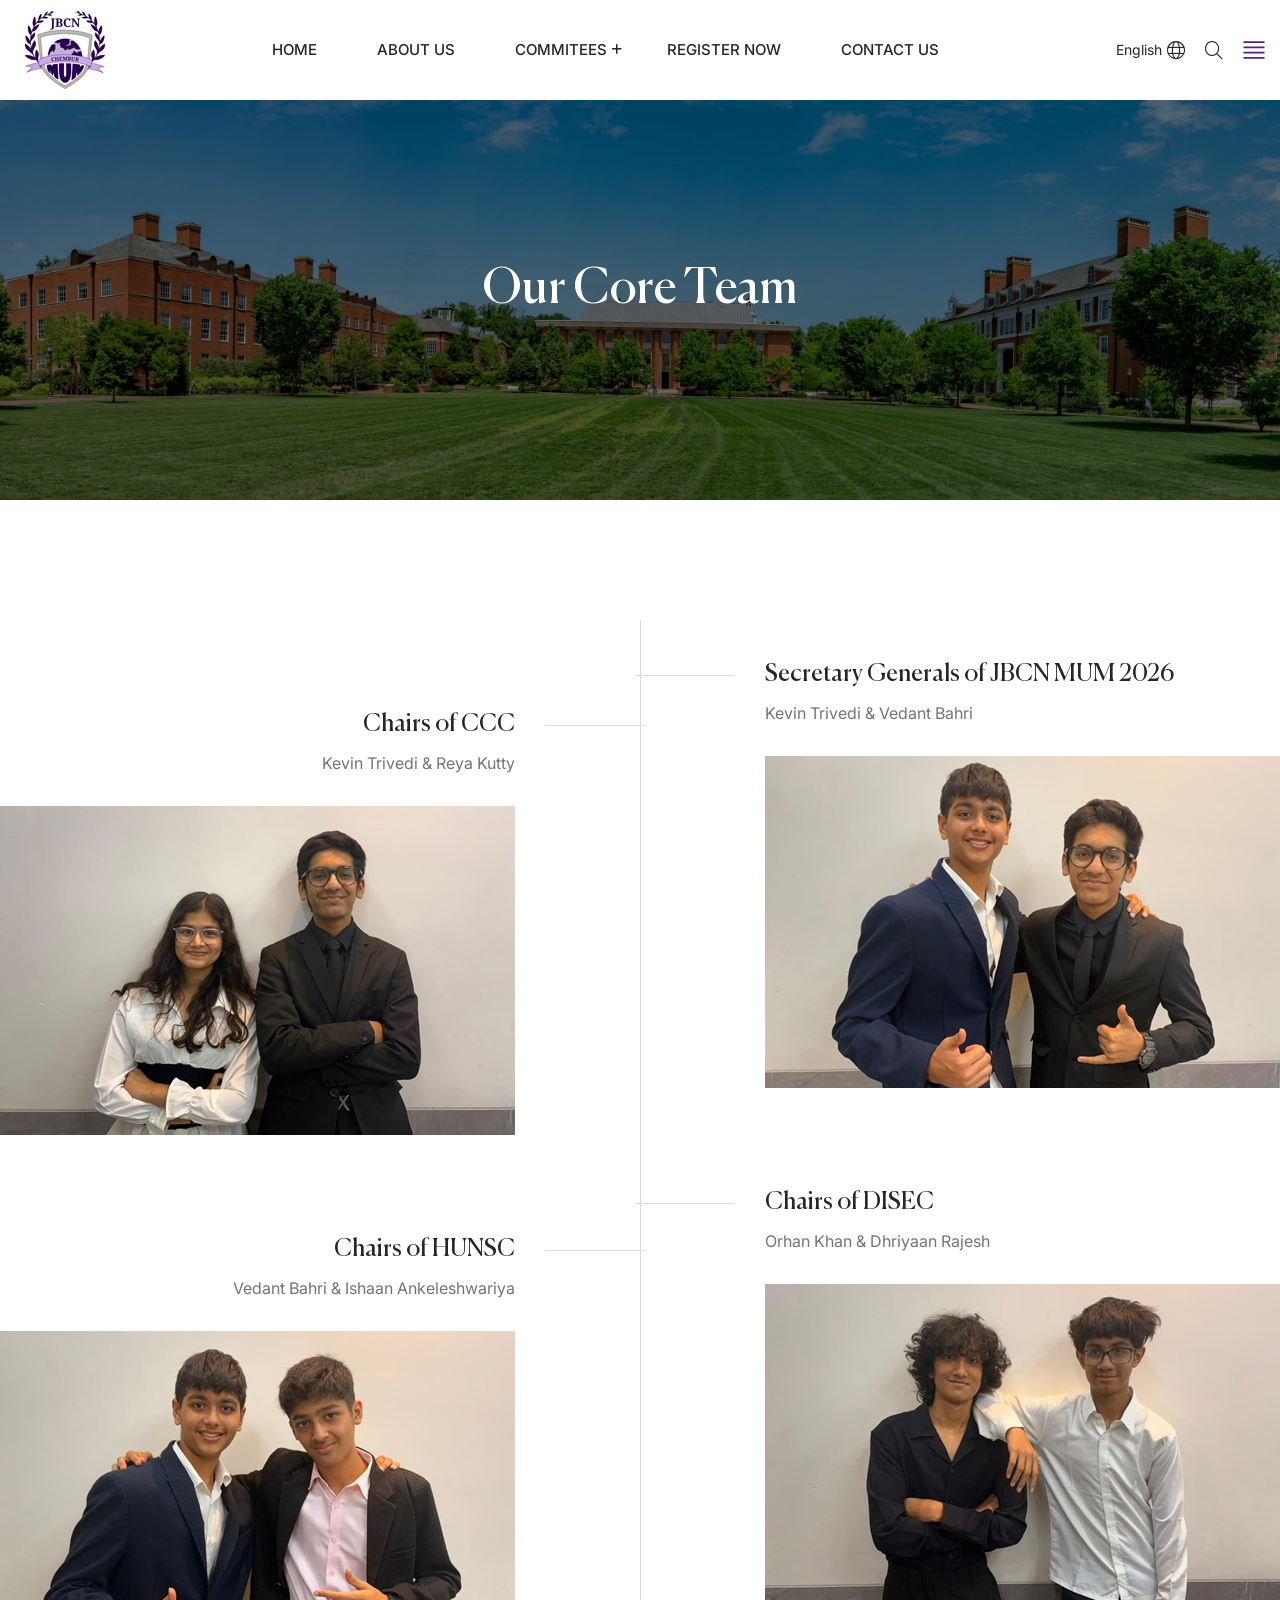
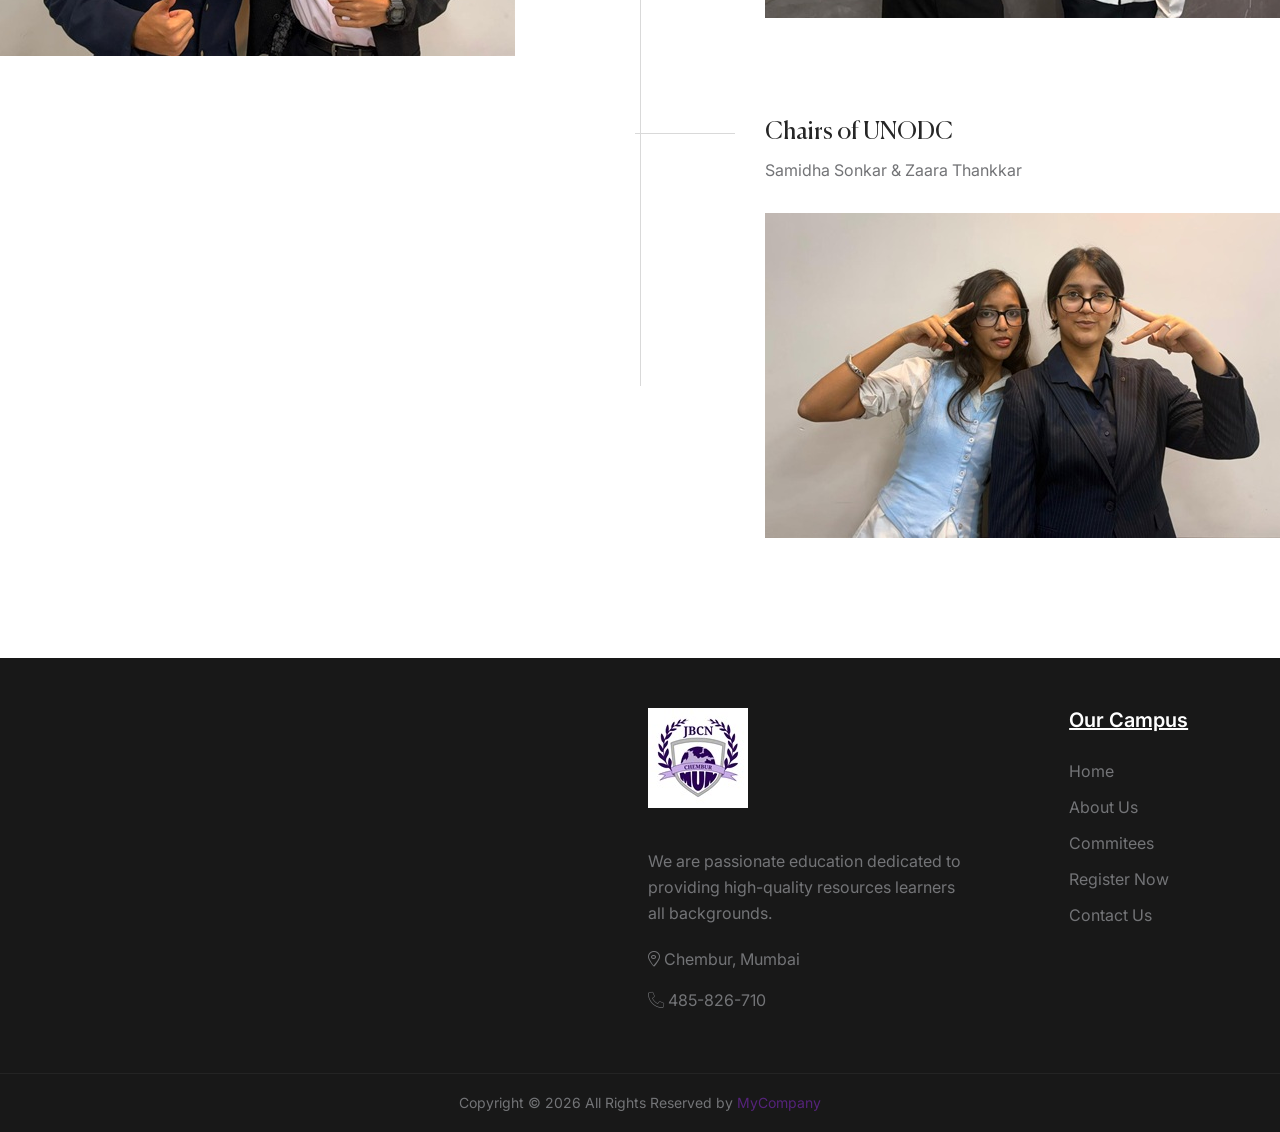
<file: about.html>
<!DOCTYPE html>
<html lang="en">

<!-- Added by HTTrack -->
<meta http-equiv="content-type" content="text/html;charset=UTF-8" /><!-- /Added by HTTrack -->

<head>
    <meta charset="UTF-8">
    <meta name="viewport" content="width=device-width, initial-scale=1.0">
    <title>JBCN - About</title>
    <!-- <link rel="shortcut icon" type="image/x-icon" href="assets/images/fav.svg"> -->
    <!-- animate css -->
    <link rel="stylesheet" href="assets/css/plugins/animate.min.css">
    <!-- fontawesome 6.4.2 -->
    <link rel="stylesheet" href="assets/css/plugins/fontawesome.min.css">
    <!-- Reacthemes Icon Css -->
    <link rel="stylesheet" href="assets/fonts/css/rt_icon.css">
    <!-- bootstrap min css -->
    <link rel="stylesheet" href="assets/css/vendor/bootstrap.min.css">
    <!-- swiper Css 10.2.0 -->
    <link rel="stylesheet" href="assets/css/plugins/swiper.min.css">
    <!-- Bootstrap 5.0.2 -->
    <link rel="stylesheet" href="assets/css/vendor/magnific-popup.css">
    <!-- metismenu scss -->
    <link rel="stylesheet" href="assets/css/vendor/metismenu.css">
    <!-- nice select js -->
    <link rel="stylesheet" href="assets/css/plugins/nice-select.css">
    <link rel="stylesheet" href="assets/css/plugins/jquery-ui.css">
    <!-- custom style css -->
    <link rel="stylesheet" href="assets/css/style.css">

    <link rel="stylesheet" href="assets/css/counter-my.css">
    <link rel="stylesheet" href="assets/css/mystyle.css">

</head>


<body>
    <!-- header area start -->
    <header class="header header__sticky v__2">
        <div class="container">
            <div class="row">
                <div class="col-xl-12">
                    <div class="header__wrapper">
                        <div class="header__logo">
                            <a class='header__logo--link' href='index.html'>
                                <img class="maroon-to-pur" src="assets/images/logo.jpg" alt="JBCN">
                            </a>
                        </div>
                        <div class="header__menu">
                            <div class="navigation">
                                <nav class="navigation__menu">
                                    <ul>
                                        <li class="navigation__menu--item ">
                                            <a href="javascript:void(0);" class="navigation__menu--item__link">Home</a>
                                        </li>

                                        <li class="navigation__menu--item ">
                                            <a href="javascript:void(0);" class="navigation__menu--item__link">About
                                                Us</a>
                                        </li>
                                        <li class="navigation__menu--item has-child has-arrow">
                                            <a href="committee.html" class="navigation__menu--item__link">Commitees</a>
                                            <ul class="submenu sub__style">
                                                <li><a href='committee-ccc.html'>CCC</a></li>
                                                <li><a href='committee-DISEC.html'>DISEC</a></li>
                                                <li><a href='committee-HUNSC.html'>HUNSC</a></li>
                                                <li><a href='committee-UNODC.html'>UNODC</a></li>
                                            </ul>
                                        </li>
                                        <li class="navigation__menu--item ">
                                            <a href="#" class="navigation__menu--item__link">Register Now</a>
                                        </li>
                                        <li class="navigation__menu--item">
                                            <a class='navigation__menu--item__link' href='contact.html'>Contact Us</a>
                                        </li>
                                    </ul>
                                </nav>
                            </div>
                        </div>
                        <div class="header__right">
                            <div class="header__right--item">
                                <div id="langSwitcher" class="lang__trigger">
                                    <span class="selected__lang">English</span>
                                    <i class="fa-light fa-globe"></i>
                                    <div class="translate__lang">
                                        <ul>
                                            <li><a href="#" class="active">English</a></li>
                                            <li><a href="#">French</a></li>
                                            <li><a href="#">Spanish</a></li>
                                            <li><a href="#">Romanian</a></li>
                                        </ul>
                                    </div>
                                </div>
                                <div id="search-btn" class="search__trigger">
                                    <i class="fa-sharp fa-light fa-magnifying-glass"></i>
                                </div>
                                <div id="menu-btn" class="menu__trigger">
                                    <img class="maroon-to-purple" src="assets/images/icon/menu__bar.svg" alt="bar">
                                </div>
                            </div>
                        </div>
                    </div>
                </div>
            </div>
        </div>
    </header>
    <!-- header area end -->
    <!-- BREADCRUMB AREA -->
    <section class="rts-breadcrumb breadcrumb-height breadcumb-bg"
        style="background-image: url(assets/images/banner/breadcrumb.jpg);">
        <div class="container">
            <div class="row">
                <div class="col-12">
                    <div class="breadcrumb-content">
                        <ul class="d-none breadcrumb">
                            <li class="breadcrumb-item"><a href='index.html'>Home</a></li>
                            <li class="breadcrumb-item active" aria-current="page">about</li>
                        </ul>
                        <h2 class="section-title">Our Core Team</h2>
                    </div>
                </div>
            </div>
        </div>
    </section>
    <!-- BREADCRUMB AREA END -->

    <!-- mission -->
    <section class="rts-mission rts-section-padding">
        <div class="container">
            <div class="d-none row justify-content-center rt-center">
                <div class="rts-section mb--50">
                    <h2 class="rts-section-title">Mission and Values</h2>
                </div>
            </div>
            <!-- mission -->
            <div class="row">
                <div class="col-lg-12">
                    <div class="rts-timeline-section">
                        <div class="rts-timeline-content">
                            <div class="left-side">
                                <div class="single-timeline-item">
                                    <h5 class="timeline-title">Chairs of CCC</h5>
                                    <p> Kevin Trivedi & Reya Kutty
                                    </p>
                                    <img src="assets/images/client/kev-tri.jpg" alt="">
                                </div>
                                <div class="single-timeline-item">
                                    <h5 class="timeline-title">Chairs of HUNSC</h5>
                                    <p> Vedant Bahri & Ishaan Ankeleshwariya
                                    </p>
                                    <img src="assets/images/client/ved-ish.jpg" alt="">
                                </div>
                            </div>
                            <div class="separator">
                            </div>
                            <div class="right-side">
                                <div class="single-timeline-item">
                                    <h5 class="timeline-title">Secretary Generals of JBCN MUM 2026</h5>
                                    <p> Kevin Trivedi & Vedant Bahri
                                    </p>
                                    <img src="assets/images/client/kev-ved.jpg" alt="">
                                </div>
                                <div class="single-timeline-item">
                                    <h5 class="timeline-title">Chairs of DISEC</h5>
                                    <p> Orhan Khan & Dhriyaan Rajesh
                                    </p>
                                    <img src="assets/images/client/Orh-Dhr.jpg" alt="">
                                </div>
                                <div class="single-timeline-item">
                                    <h5 class="timeline-title">Chairs of UNODC</h5>
                                    <p> Samidha Sonkar & Zaara Thankkar
                                    </p>
                                    <img src="assets/images/client/sam-zaa.jpg" alt="">
                                </div>
                            </div>
                        </div>
                    </div>
                </div>
            </div>
        </div>
    </section>
    <!-- mission end-->

    <!-- footer start -->
    <footer class="rts-footer rts-footer-padding v_2">
        <div class="container">
            <div class="row gy-5 gy-lg-0">
                <div class="col-lg-6 col-md-6 col-sm-6">
                    <div class="container">
                        <div class="row">
                            <div class="col-10">
                                <div class="event-location-map">
                                    <iframe class="event-location-map-iframe" height="240px"
                                        src="https://www.google.com/maps/embed?pb=!1m14!1m12!1m3!1d14602.288851207937!2d90.47855065!3d23.798243149999998!2m3!1f0!2f0!3f0!3m2!1i1024!2i768!4f13.1!5e0!3m2!1sen!2sbd!4v1663151706353!5m2!1sen!2sbd"
                                        style="border:0;" allowfullscreen="" loading="lazy"
                                        referrerpolicy="no-referrer-when-downgrade"></iframe>
                                </div>
                            </div>
                        </div>
                    </div>
                </div>
                <div class="col-lg-4 col-md-6 col-sm-3">
                    <div class="rts-footer-widget w-320">
                        <a class='d-block rts-footer-logo mb--40' href='index.html'>
                            <img src="assets/images/logo.jpg" alt="JBCN">
                        </a>
                        <p>
                            We are passionate education dedicated to providing high-quality
                            resources learners all backgrounds.
                        </p>
                        <div class="rts-contact-link">
                            <a href="mailto:contact@reacthemes.com"><i class="fa-sharp fa-light fa-location-dot"></i>
                                Chembur, Mumbai </a>
                            <a href="callto:121"><i class="fa-thin fa-phone"></i> 485-826-710</a>
                        </div>
                    </div>
                </div>
                <div class="col-lg-2 col-md-6 col-sm-3">
                    <div class="rts-footer-widget ">
                        <h6 class="rt-semi">Our Campus</h6>
                        <div class="rts-footer-menu">
                            <ul>
                                <li><a href='#'>Home</a></li>
                                <li><a href='#'>About Us</a></li>
                                <li><a href='#'>Commitees</a></li>
                                <li><a href="#">Register Now</a></li>
                                <li><a href='#'>Contact Us</a></li>
                            </ul>
                        </div>
                    </div>
                </div>
            </div>
        </div>
    </footer>
    <div class="rts-footer-copy-right v_1">
        <div class="container">
            <div class="row">
                <div class="rt-center">
                    <p class="--p-xs">Copyright &copy; <span id="year"></span> All Rights Reserved by <a
                            href="#">MyCompany</a></p>
                </div>
            </div>
        </div>
    </div>
    <!-- footer end -->
    <!-- offcanvase menu -->
    <!-- header style two -->
    <div id="side-bar" class="side-bar">
        <button class="close-icon-menu"><i class="far fa-times"></i></button>
        <!-- inner menu area desktop start -->
        <div class="inner-main-wrapper-desk">
            <div class="thumbnail">
                <img class="maroon-to-" src="assets/images/logo.jpg" alt="JBCN">
            </div>
            <div class="inner-content">
                <p class="disc">
                    Experience the world of international diplomacy and global problem-solving at the prestigious JBCN
                    Chembur
                </p>
                <!-- offcanvase banner -->
                <div class="offcanvase__banner mt--50">
                    <div class="offcanvase__banner--content">
                        <img src="assets/images/offcanvase.jpg" alt="offcanvase">
                        <a class='rts-theme-btn' href='admission.html'>Apply Now</a>
                    </div>
                </div>
                <div class="offcanvase__info">
                    <div class="offcanvase__info--content">
                        <a href="callto:+61485826710"><span><i class="fa-sharp fa-light fa-phone"></i></span>+(61)
                            485-826-710</a>
                        <a href="#"><span><i class="fa-sharp fa-light fa-location-dot"></i></span>Chembur, Mumbai</a>
                        <div class="offcanvase__info--content--social">
                            <p class="title">Follow Us:</p>
                            <div class="social__links">
                                <a href="#"><i class="fa-brands fa-facebook"></i></a>
                                <a href="#"><i class="fa-brands fa-instagram"></i></a>
                                <a href="#"><i class="fa-brands fa-linkedin"></i></a>
                                <a href="#"><i class="fa-brands fa-youtube"></i></a>
                            </div>
                        </div>
                    </div>
                </div>
            </div>
        </div>
        <!-- mobile menu area start -->
        <div class="mobile-menu-main">
            <nav class="nav-main mainmenu-nav mt--30">
                <ul class="mainmenu metismenu" id="mobile-menu-active">

                    <li class="has-droupdown">
                        <a href="#" class="main">Home</a>
                    </li>
                    <li class="has-droupdown">
                        <a href="#" class="main">About Us</a>
                    </li>
                    <li class="has-droupdown">
                        <a href="#" class="main">Commitees</a>
                    </li>

                    <li class="has-droupdown">
                        <a href="#" class="main">Register Now</a>
                    </li>
                    <li class="has-droupdown">
                        <a href="#" class="main">Contact Us</a>
                    </li>
                </ul>
            </nav>

            <div class="offcanvase__info--content mt--30">
                <a href="callto:+61485826710"><span><i class="fa-sharp fa-light fa-phone"></i></span>+(61)
                    485-826-710</a>
                <a href="#"><span><i class="fa-sharp fa-light fa-location-dot"></i></span>Chembur, Mumbai</a>
                <div class="offcanvase__info--content--social">
                    <p class="title">Follow Us:</p>
                    <div class="social__links">
                        <a href="#"><i class="fa-brands fa-facebook"></i></a>
                        <a href="#"><i class="fa-brands fa-instagram"></i></a>
                        <a href="#"><i class="fa-brands fa-linkedin"></i></a>
                        <a href="#"><i class="fa-brands fa-youtube"></i></a>
                    </div>
                </div>
            </div>
        </div>
        <!-- mobile menu area end -->
    </div>
    <!-- header style two End -->

    <div class="search-input-area">
        <div class="container">
            <div class="search-input-inner">
                <div class="input-div">
                    <input class="search-input autocomplete ui-autocomplete-input" type="text"
                        placeholder="Search by keyword or #" autocomplete="off">
                    <button><i class="far fa-search"></i></button>
                </div>
            </div>
        </div>
        <div id="close" class="search-close-icon"><i class="far fa-times"></i></div>
    </div>
    <!-- rts backto top start -->
    <div class="progress-wrap">
        <svg class="progress-circle svg-content" width="100%" height="100%" viewBox="-1 -1 102 102">
            <path d="M50,1 a49,49 0 0,1 0,98 a49,49 0 0,1 0,-98"
                style="transition: stroke-dashoffset 10ms linear 0s; stroke-dasharray: 307.919, 307.919; stroke-dashoffset: 307.919;">
            </path>
        </svg>
    </div>
    <!-- rts back to top end -->
    <div id="anywhere-home" class="">
    </div>

    <script>
        //========== TIMER ============= //
        // TIMER //

        function startCountdown(targetDate, daysId, hoursId, minutesId, secondsId) {
            var countdownFunction = setInterval(function () {
                var now = new Date().getTime();
                var distance = targetDate - now;

                var days = Math.floor(distance / (1000 * 60 * 60 * 24));
                var hours = Math.floor((distance % (1000 * 60 * 60 * 24)) / (1000 * 60 * 60));
                var minutes = Math.floor((distance % (1000 * 60 * 60)) / (1000 * 60));
                var seconds = Math.floor((distance % (1000 * 60)) / 1000);

                document.getElementById(daysId).innerHTML = days + " <span>DAYS</span>";
                document.getElementById(hoursId).innerHTML = hours + " <span>Hours</span>";
                document.getElementById(minutesId).innerHTML = minutes + " <span>Minutes</span>";
                document.getElementById(secondsId).innerHTML = seconds + " <span>Seconds</span>";

                if (distance < 0) {
                    clearInterval(countdownFunction);
                    document.getElementById(daysId).innerHTML = "00";
                    document.getElementById(hoursId).innerHTML = "00";
                    document.getElementById(minutesId).innerHTML = "00";
                    document.getElementById(secondsId).innerHTML = "00";
                    alert("Countdown Ended");
                }
            }, 1000);
        }

        var targetDate = new Date();
        targetDate.setDate(targetDate.getDate() + 32);
        targetDate.setHours(targetDate.getHours() + 22);
        targetDate.setMinutes(targetDate.getMinutes() + 18);
        targetDate.setSeconds(targetDate.getSeconds() + 44);

        startCountdown(targetDate, "days", "hours", "minutes", "seconds");
        startCountdown(targetDate, "days1", "hours1", "minutes1", "seconds1");

    </script>


    <!-- scripts -->
    <!-- jquery js -->
    <script src="assets/js/vendor/jquery.min.js"></script>
    <!-- bootstrap 5.0.2 -->
    <script src="assets/js/plugins/bootstrap.min.js"></script>
    <!-- jquery ui js -->
    <script src="assets/js/vendor/jquery-ui.js"></script>
    <!-- wow js -->
    <script src="assets/js/vendor/waw.js"></script>
    <!-- mobile menu -->
    <script src="assets/js/vendor/metismenu.js"></script>
    <!-- magnific popup -->
    <script src="assets/js/vendor/magnifying-popup.js"></script>
    <!-- swiper JS 10.2.0 -->
    <script src="assets/js/plugins/swiper.js"></script>
    <!-- counterup -->
    <script src="assets/js/plugins/counterup.js"></script>
    <script src="assets/js/vendor/waypoint.js"></script>
    <script src="assets/js/plugins/jarallax.min.js"></script>
    <!-- isotop mesonary -->
    <script src="assets/js/plugins/isotop.js"></script>
    <script src="assets/js/plugins/imagesloaded.pkgd.min.js"></script>
    <script src="assets/js/plugins/sticky-sidebar.js"></script>
    <script src="assets/js/plugins/resize-sensor.js"></script>
    <script src="assets/js/plugins/twinmax.js"></script>
    <!-- dymanic Contact Form -->
    <script src="assets/js/plugins/contact.form.js"></script>
    <script src="assets/js/plugins/nice-select.min.js"></script>
    <!-- main Js -->
    <script src="assets/js/main.js"></script>

</body>

</html>
</file>
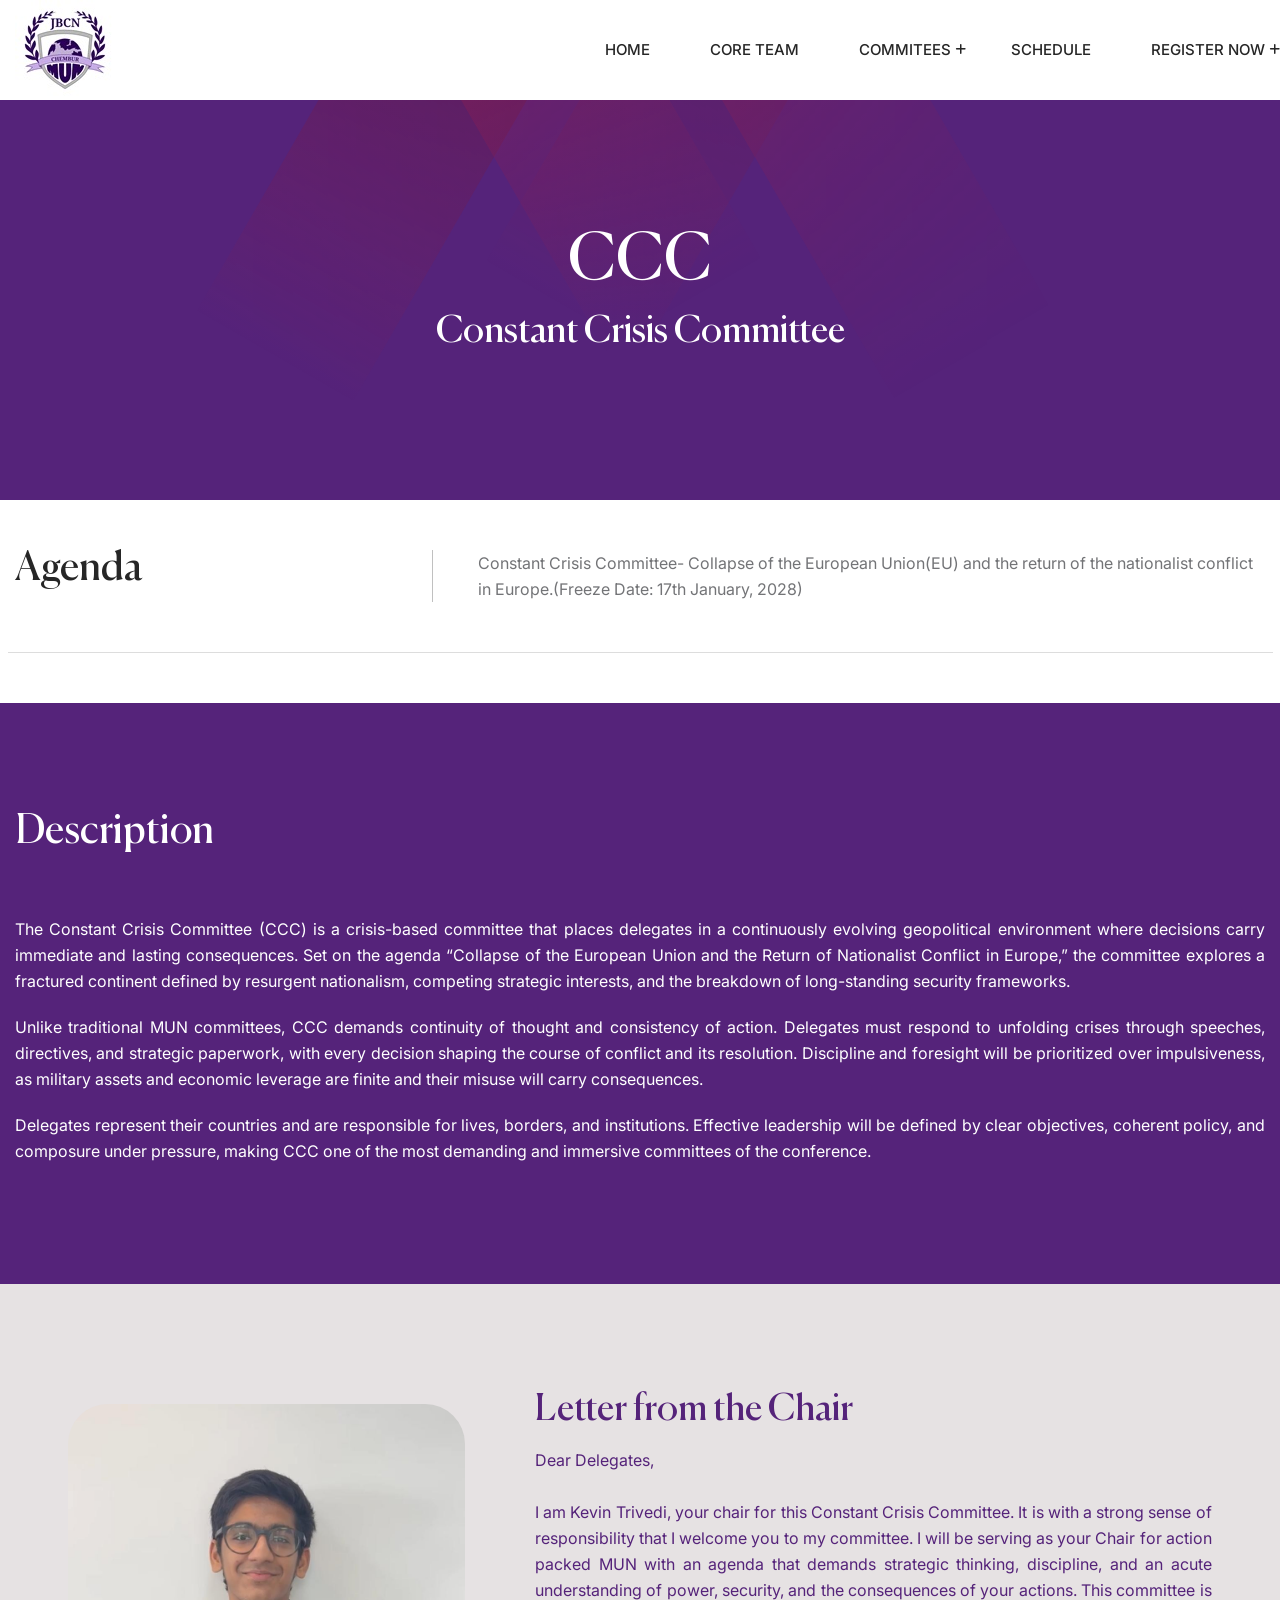
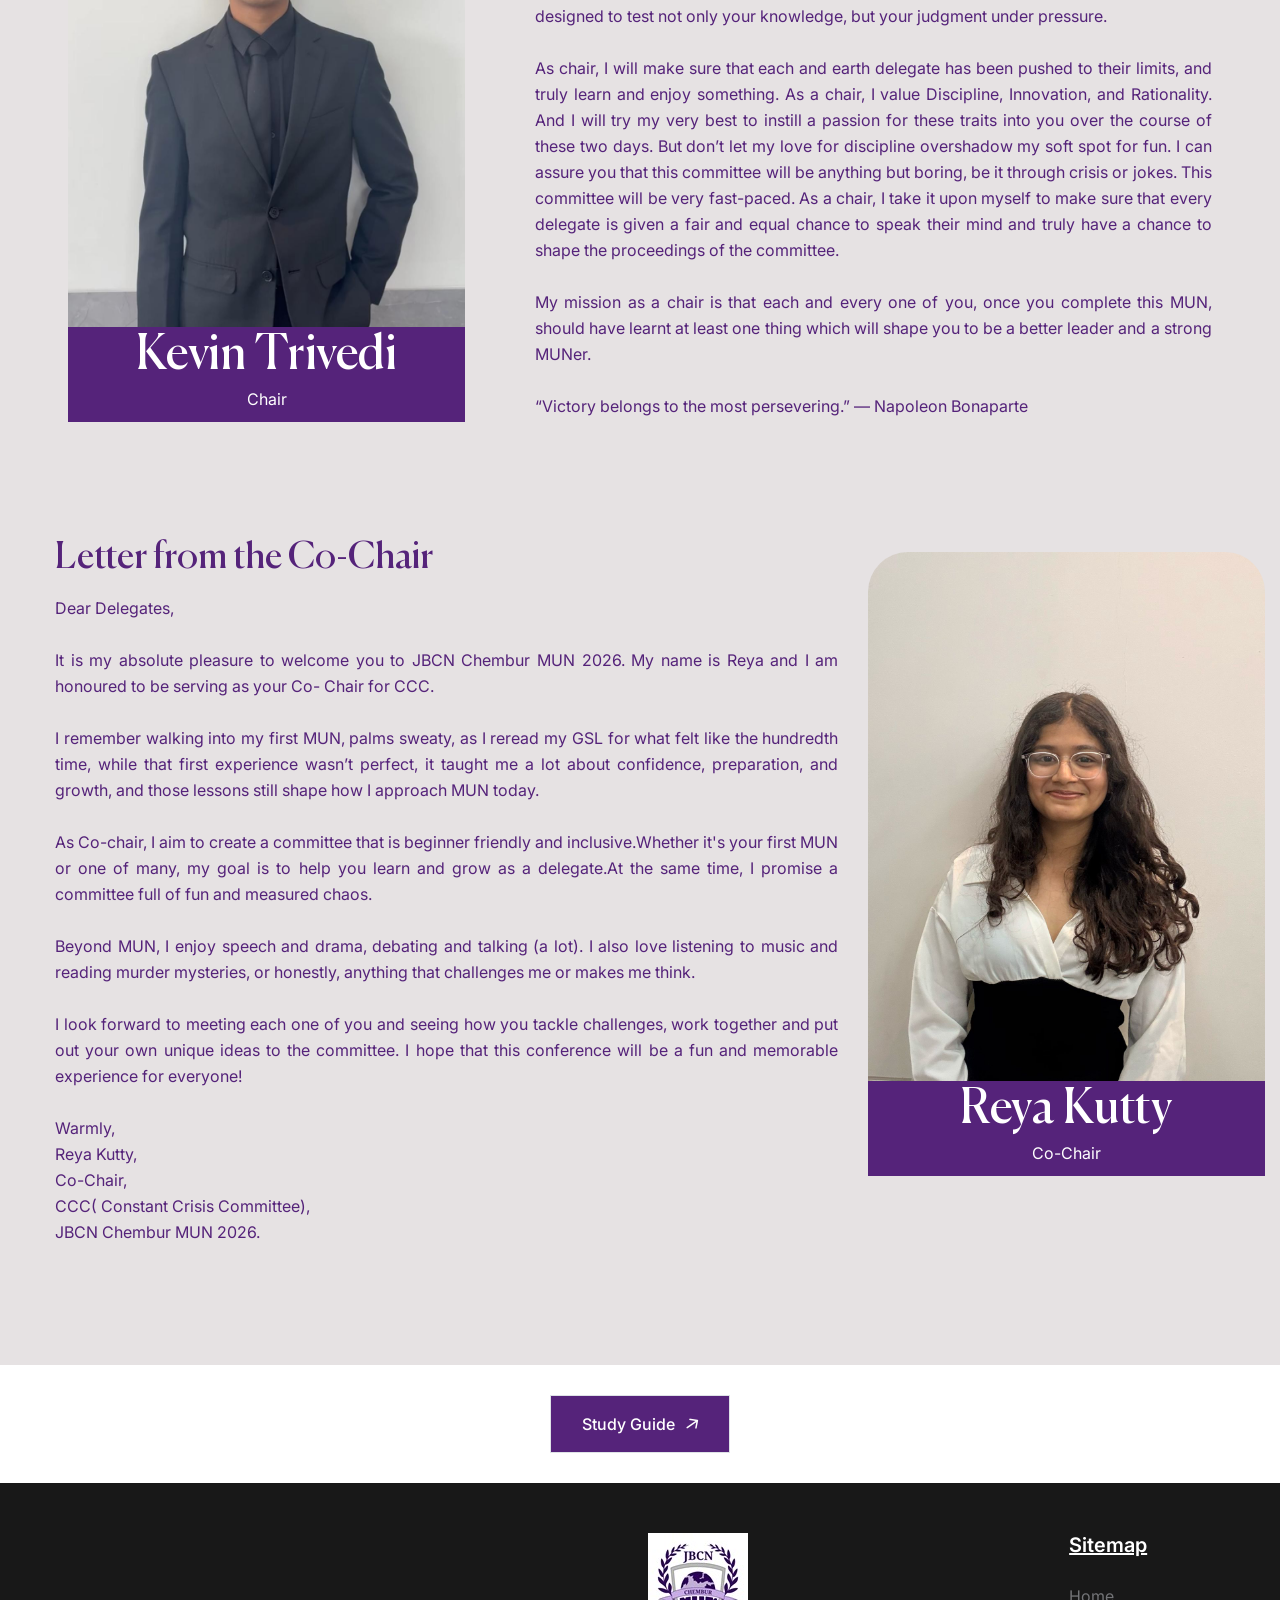
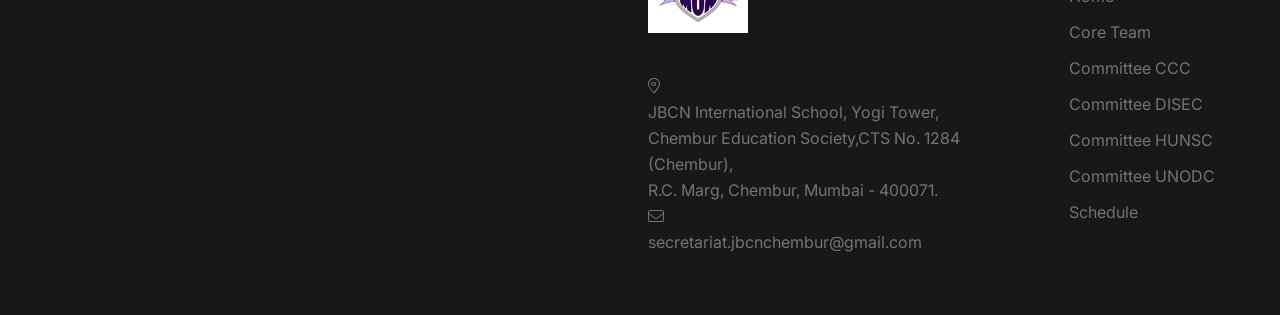
<file: committee-ccc.html>
<!DOCTYPE html>
<html lang="en">

<!-- Added by HTTrack -->
<meta http-equiv="content-type" content="text/html;charset=UTF-8" /><!-- /Added by HTTrack -->

<head>
    <meta charset="UTF-8">
    <meta name="viewport" content="width=device-width, initial-scale=1.0">
    <title>JBCN - Commitees</title>
    <!-- <link rel="shortcut icon" type="image/x-icon" href="assets/images/fav.svg"> -->
    <!-- animate css -->
    <link rel="stylesheet" href="assets/css/plugins/animate.min.css">
    <!-- fontawesome 6.4.2 -->
    <link rel="stylesheet" href="assets/css/plugins/fontawesome.min.css">
    <!-- Reacthemes Icon Css -->
    <link rel="stylesheet" href="assets/fonts/css/rt_icon.css">
    <!-- bootstrap min css -->
    <link rel="stylesheet" href="assets/css/vendor/bootstrap.min.css">
    <!-- swiper Css 10.2.0 -->
    <link rel="stylesheet" href="assets/css/plugins/swiper.min.css">
    <!-- Bootstrap 5.0.2 -->
    <link rel="stylesheet" href="assets/css/vendor/magnific-popup.css">
    <!-- metismenu scss -->
    <link rel="stylesheet" href="assets/css/vendor/metismenu.css">
    <!-- nice select js -->
    <link rel="stylesheet" href="assets/css/plugins/nice-select.css">
    <link rel="stylesheet" href="assets/css/plugins/jquery-ui.css">
    <!-- custom style css -->
    <link rel="stylesheet" href="assets/css/style.css">

    <link rel="stylesheet" href="assets/css/counter-my.css">
    <link rel="stylesheet" href="assets/css/mystyle.css">

</head>


<body>
    <!-- header area start -->
    <header class="header header__sticky v__2">
        <div class="container">
            <div class="row">
                <div class="col-xl-12">
                    <div class="header__wrapper">
                        <div class="header__logo">
                            <a class='header__logo--link' href='index.html'>
                                <img class="maroon-to-pur" src="assets/images/logo.jpg" alt="JBCN">
                            </a>
                        </div>
                        <div class="header__menu">
                            <div class="navigation">
                                <nav class="navigation__menu">
                                    <ul>
                                        <li class="navigation__menu--item ">
                                            <a href="index.html" class="navigation__menu--item__link">Home</a>
                                        </li>
                                        <li class="navigation__menu--item ">
                                            <a href="core-team.html" class="navigation__menu--item__link">Core Team</a>
                                        </li>
                                        <li class="navigation__menu--item has-child has-arrow">
                                            <a href="javascript:void(0);"
                                                class="navigation__menu--item__link">Commitees</a>
                                            <ul class="submenu sub__style">
                                                <li><a href='committee-ccc.html'>CCC</a></li>
                                                <li><a href='committee-DISEC.html'>DISEC</a></li>
                                                <li><a href='committee-HUNSC.html'>HUNSC</a></li>
                                                <li><a href='committee-UNODC.html'>UNODC</a></li>
                                            </ul>
                                        </li>
                                        <li class="navigation__menu--item ">
                                            <a href="schedule.html" class="navigation__menu--item__link">Schedule</a>
                                        </li>
                                        <li class="navigation__menu--item has-child has-arrow">
                                            <a href="javascript:void(0);" class="navigation__menu--item__link">Register
                                                Now</a>
                                            <ul class="submenu sub__style">
                                                <li><a target="_blank"
                                                        href='https://docs.google.com/forms/d/e/1FAIpQLSd35devoE5m8R4L3_0zRpZ2CYrtvK__Ax5nof7Xc0LGTSrwgQ/viewform'>JBCN
                                                        Chembur Delegate</a></li>
                                                <li><a target="_blank"
                                                        href='https://docs.google.com/forms/d/e/1FAIpQLSfZt_wfR5RqWt8KAT-GtGKbq_522s6QFkSqDrXmD2yFKL-ycg/viewform?usp=header'>External
                                                        Delegate</a></li>
                                            </ul>
                                        </li>
                                    </ul>
                                </nav>
                            </div>
                        </div>
                        <div class="header__right  d-block d-lg-none">

                            <div class="header__right--item">
                                <div id="menu-btn" class="menu__trigger">
                                    <img class="maroon-to-purple" src="assets/images/icon/menu__bar.svg" alt="bar">
                                </div>
                            </div>
                        </div>
                    </div>
                </div>
            </div>
        </div>
    </header>
    <!-- header area end -->
    <!-- BREADCRUMB AREA -->
    <section class="rts-breadcrumb breadcrumb-height breadcumb-bg mybg-primary banner-bg-before">
        <div class="container">
            <div class="row">
                <div class="col-12">
                    <div class="breadcrumb-content">
                        <ul class="d-none breadcrumb">
                            <li class="breadcrumb-item"><a href='index.html'>Home</a></li>
                            <li class="breadcrumb-item active" aria-current="page">about</li>
                        </ul>
                        <h1 class="section-title">CCC</h1>
                        <h4 class="section-title">Constant Crisis Committee</h4>
                    </div>
                </div>
            </div>
        </div>
    </section>
    <!-- BREADCRUMB AREA END -->

    <!-- about university -->
    <section class="rts-about-university new-section-padding pb-0">
        <div class="container">
            <div class="row">
                <div class="rts-section">
                    <div class="col-lg-4 col-md-5">
                        <h3 class="rts-section-title">Agenda</h3>
                    </div>
                    <div class="col-lg-8 col-md-7">
                        <p class="rts-section-description">
                            Constant Crisis Committee- Collapse of the European Union(EU) and the return of the
                            nationalist conflict in Europe.(Freeze Date: 17th January, 2028)
                        </p>
                    </div>
                </div>
            </div>

        </div>
    </section>
    <!-- about university end -->

    <!-- Description area -->
    <section class="rts-research-section mybg-primary rts-section-padding">
        <div class="container">
            <div class="row">
                <div class="rts-section">
                    <h3 class="rts-section-title pb-5 pb-md-5 mb-0 mb-md-5">
                        Description
                    </h3>
                    <p class="description">The Constant Crisis Committee (CCC) is a crisis-based committee that places
                        delegates in a continuously evolving geopolitical environment where decisions carry immediate
                        and lasting consequences. Set on the agenda “Collapse of the European Union and the Return of
                        Nationalist Conflict in Europe,” the committee explores a fractured continent defined by
                        resurgent nationalism, competing strategic interests, and the breakdown of long-standing
                        security frameworks.
                    </p>
                    <p class="description">Unlike traditional MUN committees, CCC demands continuity of thought and
                        consistency of action. Delegates must respond to unfolding crises through speeches, directives,
                        and strategic paperwork, with every decision shaping the course of conflict and its resolution.
                        Discipline and foresight will be prioritized over impulsiveness, as military assets and economic
                        leverage are finite and their misuse will carry consequences.
                    </p>
                    <p class="description">Delegates represent their countries and are responsible for lives, borders,
                        and institutions. Effective leadership will be defined by clear objectives, coherent policy, and
                        composure under pressure, making CCC one of the most demanding and immersive committees of the
                        conference.
                    </p>
                </div>
            </div>
        </div>
    </section>
    <!-- Description area end-->

    <!-- faculty directory -->
    <section class="rts-faculty-details mybg-secondary rts-section-padding">
        <div class="container">

            <!-- 2nd profile -->
            <div class="row sticky-coloum-wrap justify-content-sm-center g-5 mb-5 pb-5">
                <div class=" col-lg-4 col-md-10 col-sm-10 sticky-coloumitem">
                    <div class="faculty-member">
                        <div class="faculty-member__details rt-center ">
                            <div class="faculty-member__image mb-0">
                                <img class="rounded-top-40" src="assets/images/client/ccc-kevin.jpeg"
                                    alt="member image">
                            </div>
                            <div class="faculty-member__info mybg-primary">
                                <h2 class="mb-0">Kevin Trivedi</h2>
                                <div class="email-contact font-white pb-3">Chair</div>
                                <div class="d-none faculty-member__info--social font-white mb-0">
                                    <a href="#"><i class="fa-brands fa-facebook-f"></i></a>
                                    <a href="#"><i class="fa-brands fa-linkedin-in"></i></a>
                                    <a href="#"><i class="fa-brands fa-medium"></i></a>
                                    <a class="d-none" href="#"><i class="fa-brands fa-youtube"></i></a>
                                    <a href="mailto:kevin@email.edu" class="email-contact"><span><i
                                                class="fa-light fa-envelope"></i></span></a>
                                </div>
                            </div>
                        </div>
                    </div>
                </div>
                <div class="col-lg-7 col-md-10 col-sm-10">
                    <div class="member-info secondary-font-color-all">
                        <div class="member-info__details">
                            <div class="short-info">
                                <h4 class="rts-section-title mb--15">Letter from the Chair
                                </h4>
                                <!-- <span class="designation">Assistant Professor</span> -->
                                <p class="description">
                                    Dear Delegates,
                                    <br> <br>
                                    I am Kevin Trivedi, your chair for this Constant Crisis Committee. It is with a
                                    strong sense of responsibility that I welcome you to my committee. I will be serving
                                    as your Chair for action packed MUN with an agenda that demands strategic thinking,
                                    discipline, and an acute understanding of power, security, and the consequences of
                                    your actions. This committee is designed to test not only your knowledge, but your
                                    judgment under pressure.
                                    <br> <br>
                                    As chair, I will make sure that each and earth delegate has been pushed to their
                                    limits, and truly learn and enjoy something. As a chair, I value Discipline,
                                    Innovation, and Rationality. And I will try my very best to instill a passion for
                                    these traits into you over the course of these two days. But don’t let my love for
                                    discipline overshadow my soft spot for fun. I can assure you that this committee
                                    will be anything but boring, be it through crisis or jokes. This committee will be
                                    very fast-paced. As a chair, I take it upon myself to make sure that every delegate
                                    is given a fair and equal chance to speak their mind and truly have a chance to
                                    shape the proceedings of the committee.
                                    <br> <br>
                                    My mission as a chair is that each and every one of you, once you complete this MUN,
                                    should have learnt at least one thing which will shape you to be a better leader and
                                    a strong MUNer.
                                    <br> <br>
                                    “Victory belongs to the most persevering.” — Napoleon Bonaparte
                                    <br>

                                </p>
                            </div>
                        </div>
                    </div>
                </div>

            </div>
            <!-- 2nd profile End -->
            <!-- 3rd profile -->
            <div class="row sticky-coloum-wrap justify-content-sm-center g-5 mt-5 pt-5">
                <div class=" col-lg-4 col-md-10 col-sm-10 sticky-coloumitem order-1 order-md-2">
                    <div class="faculty-member">
                        <div class="faculty-member__details rt-center ">
                            <div class="faculty-member__image mb-0">
                                <img class="rounded-top-40" src="assets/images/client/Co chair of CCC.jpg"
                                    alt="member image">
                            </div>
                            <div class="faculty-member__info mybg-primary">
                                <h2 class="mb-0">Reya Kutty</h2>
                                <div class="email-contact font-white pb-3">Co-Chair</div>
                                <div class="d-none faculty-member__info--social font-white mb-0">
                                    <a href="#"><i class="fa-brands fa-facebook-f"></i></a>
                                    <a href="#"><i class="fa-brands fa-linkedin-in"></i></a>
                                    <a href="#"><i class="fa-brands fa-medium"></i></a>
                                    <a class="d-none" href="#"><i class="fa-brands fa-youtube"></i></a>
                                    <a href="mailto:kevin@email.edu" class="email-contact"><span><i
                                                class="fa-light fa-envelope"></i></span></a>
                                </div>
                            </div>
                        </div>
                    </div>
                </div>
                <div class="col-lg-8 col-md-10 col-sm-10 order-2 order-md-1">
                    <div class="member-info secondary-font-color-all">
                        <div class="member-info__details">
                            <div class="short-info">
                                <h4 class="rts-section-title mb--15">Letter from the Co-Chair
                                </h4>
                                <!-- <span class="designation">Assistant Professor</span> -->
                                <p class="description">
                                    Dear Delegates,
                                    <br> <br>
                                    It is my absolute pleasure to welcome you to JBCN Chembur MUN 2026. My name is Reya
                                    and I am honoured to be serving as your Co- Chair for CCC.
                                    <br> <br>
                                    I remember walking into my first MUN, palms sweaty, as I reread my GSL for what felt
                                    like the hundredth time, while that first experience wasn’t perfect, it taught me a
                                    lot about confidence, preparation, and growth, and those lessons still shape how I
                                    approach MUN today.

                                    <br> <br>
                                    As Co-chair, I aim to create a committee that is beginner friendly and
                                    inclusive.Whether it's your first MUN or one of many, my goal is to help you learn
                                    and grow as a delegate.At the same time, I promise a committee full of fun and
                                    measured chaos.
                                    <br> <br>
                                    Beyond MUN, I enjoy speech and drama, debating and talking (a lot). I also love
                                    listening to music and reading murder mysteries, or honestly, anything that
                                    challenges me or makes me think.
                                    <br> <br>
                                    I look forward to meeting each one of you and seeing how you tackle challenges, work
                                    together and put out your own unique ideas to the committee. I hope that this
                                    conference will be a fun and memorable experience for everyone!
                                    <br><br>
                                    Warmly,<br>
                                    Reya Kutty,<br>
                                    Co-Chair,<br>
                                    CCC( Constant Crisis Committee),<br>
                                    JBCN Chembur MUN 2026.

                                </p>
                            </div>
                        </div>
                    </div>
                </div>

            </div>
            <!-- 3rd profile End -->

        </div>
    </section>
    <!-- faculty directory end -->
    <!-- Study Guide Buttons -->
    <div class="row">
        <div class="d-flex justify-content-center py-3 py-md-5">
            <a class='rts-theme-btn btn-arrow mybg-primary font-white border' href='assets/pdf/CCC_Study_Guide.pdf'
                target="_blank">Study Guide
                <span><i class="fa-regular fa-arrow-right"></i></span>
            </a>
        </div>
    </div>
    <!-- Study Guide Ends -->

    <!-- footer start -->
    <footer class="rts-footer rts-footer-padding v_2">
        <div class="container">
            <div class="row gy-5 gy-lg-0">
                <div class="col-lg-6 col-md-6 col-sm-6">
                    <div class="container">
                        <div class="row">
                            <div class="col-10">
                                <div class="event-location-map">
                                    <iframe class="event-location-map-iframe" height="240px"
                                        src="https://www.google.com/maps/embed?pb=!1m18!1m12!1m3!1d3771.193483378167!2d72.896017!3d19.0552289!2m3!1f0!2f0!3f0!3m2!1i1024!2i768!4f13.1!3m3!1m2!1s0x3be7c9a6647c42e7%3A0x6c0e4e84b9d1332c!2sJBCN%20International%20School%20Chembur%2C%20Mumbai!5e0!3m2!1sen!2sin!4v1766840228916!5m2!1sen!2sin"
                                        style="border:0;" allowfullscreen="" loading="lazy"
                                        referrerpolicy="no-referrer-when-downgrade"></iframe>
                                </div>
                            </div>
                        </div>
                    </div>
                </div>
                <div class="col-lg-4 col-md-6 col-sm-3">
                    <div class="rts-footer-widget w-320">
                        <a class='d-block rts-footer-logo mb--40' href='index.html'>
                            <img src="assets/images/logo.jpg" alt="JBCN">
                        </a>

                        <div class="rts-contact-link">
                            <a href="mailto:contact@reacthemes.com"><i class="fa-sharp fa-light fa-location-dot"></i>
                                <br>JBCN International School, Yogi Tower, Chembur Education Society,CTS No. 1284
                                (Chembur),
                                <br>R.C. Marg, Chembur, Mumbai - 400071. </a>
                        </div>
                        <div class="rts-contact-link">
                            <a href="mailto:secretariat.jbcnchembur@gmail.com"><i
                                    class="fa-sharp fa-light fa-envelope"></i>
                                <br>secretariat.jbcnchembur@gmail.com</a>

                        </div>
                    </div>
                </div>
                <div class="col-lg-2 col-md-6 col-sm-3">
                    <div class="rts-footer-widget ">
                        <h6 class="rt-semi">Sitemap</h6>
                        <div class="rts-footer-menu">
                            <ul>
                                <li><a href='index.html'>Home</a></li>
                                <li><a href='core-team.html'>Core Team</a></li>
                                <li><a href="committee-ccc.html">Committee CCC</a></li>
                                <li><a href="committee-DISEC.html">Committee DISEC</a></li>
                                <li><a href="committee-HUNSC.html">Committee HUNSC</a></li>
                                <li><a href="committee-UNODC.html">Committee UNODC</a></li>
                                <li><a href="schedule.html">Schedule</a></li>
                            </ul>
                        </div>
                    </div>
                </div>
            </div>
        </div>
    </footer>
    <div class="d-none rts-footer-copy-right v_1">
        <div class="container">
            <div class="row">
                <div class="rt-center">
                    <p class="--p-xs">Copyright &copy; <span id="year"></span> All Rights Reserved by <a
                            href="#">MyCompany</a></p>
                </div>
            </div>
        </div>
    </div>
    <!-- footer end -->
    <!-- offcanvase menu -->
    <!-- header style two -->
    <div id="side-bar" class="side-bar">
        <button class="close-icon-menu"><i class="far fa-times"></i></button>
        <!-- inner menu area desktop start -->
        <div class="inner-main-wrapper-desk">
            <div class="thumbnail">
                <img class="maroon-to-" src="assets/images/logo.jpg" alt="JBCN">
            </div>
            <div class="inner-content">
                <p class="disc">
                    Experience the world of international diplomacy and global problem-solving at the prestigious JBCN
                    Chembur
                </p>
                <!-- offcanvase banner -->
                <div class="offcanvase__banner mt--50">
                    <div class="offcanvase__banner--content">
                        <img src="assets/images/offcanvase.jpg" alt="offcanvase">
                        <a class='rts-theme-btn' href='admission.html'>Apply Now</a>
                    </div>
                </div>
                <div class="offcanvase__info">
                    <div class="offcanvase__info--content">
                        <a href="callto:+61485826710"><span><i class="fa-sharp fa-light fa-phone"></i></span>+(61)
                            485-826-710</a>
                        <a href="#"><span><i class="fa-sharp fa-light fa-location-dot"></i></span>Chembur, Mumbai</a>
                        <div class="offcanvase__info--content--social">
                            <p class="title">Follow Us:</p>
                            <div class="social__links">
                                <a class="d-none" href="#"><i class="fa-brands fa-facebook"></i></a>
                                <a href="https://www.instagram.com/jbcnchemburmun"><i
                                        class="fa-brands fa-instagram"></i></a>
                                <a class="d-none" href="#"><i class="fa-brands fa-linkedin"></i></a>
                                <a class="d-none" href="#"><i class="fa-brands fa-youtube"></i></a>
                            </div>
                        </div>
                    </div>
                </div>
            </div>
        </div>
        <!-- mobile menu area start -->
        <div class="mobile-menu-main">
            <nav class="nav-main mainmenu-nav mt--30">
                <ul class="mainmenu metismenu" id="mobile-menu-active">

                    <li class="has-droupdown">
                        <a href="index.html" class="main">Home</a>
                    </li>
                    <li class="has-droupdown">
                        <a href="core-team.html" class="main">Core Team</a>
                    </li>
                    <li class="has-droupdown">
                        <a href="committee-ccc.html" class="main">Committee CCC</a>
                    </li>
                    <li class="has-droupdown">
                        <a href="committee-DISEC.html" class="main">Committee DISEC</a>
                    </li>
                    <li class="has-droupdown">
                        <a href="committee-HUNSC.html" class="main">Committee HUNSC</a>
                    </li>
                    <li class="has-droupdown">
                        <a href="committee-UNODC.html" class="main">Committee UNODC</a>
                    </li>
                    <li class="has-droupdown">
                        <a href="schedule.html" class="main">Schedule</a>
                    </li>
                </ul>
            </nav>

            <div class="offcanvase__info--content mt--30">
                <a href="mailto:secretariat.jbcnchembur@gmail.com"><span><i
                            class="fa-sharp fa-light fa-envelope"></i></span>secretariat.jbcnchembur@gmail.com</a>
                <a href="#"><span><i class="fa-sharp fa-light fa-location-dot"></i></span>Chembur, Mumbai</a>
                <div class="offcanvase__info--content--social">
                    <p class="title">Follow Us:</p>
                    <div class="social__links">
                        <a class="d-none" href="#"><i class="fa-brands fa-facebook"></i></a>
                        <a href="https://www.instagram.com/jbcnchemburmun"><i class="fa-brands fa-instagram"></i></a>
                        <a class="d-none" href="#"><i class="fa-brands fa-linkedin"></i></a>
                        <a class="d-none" href="#"><i class="fa-brands fa-youtube"></i></a>
                    </div>
                </div>
            </div>
        </div>
        <!-- mobile menu area end -->
    </div>
    <!-- header style two End -->

    <div class="search-input-area">
        <div class="container">
            <div class="search-input-inner">
                <div class="input-div">
                    <input class="search-input autocomplete ui-autocomplete-input" type="text"
                        placeholder="Search by keyword or #" autocomplete="off">
                    <button><i class="far fa-search"></i></button>
                </div>
            </div>
        </div>
        <div id="close" class="search-close-icon"><i class="far fa-times"></i></div>
    </div>
    <!-- rts backto top start -->
    <div class="progress-wrap">
        <svg class="progress-circle svg-content" width="100%" height="100%" viewBox="-1 -1 102 102">
            <path d="M50,1 a49,49 0 0,1 0,98 a49,49 0 0,1 0,-98"
                style="transition: stroke-dashoffset 10ms linear 0s; stroke-dasharray: 307.919, 307.919; stroke-dashoffset: 307.919;">
            </path>
        </svg>
    </div>
    <!-- rts back to top end -->
    <div id="anywhere-home" class="">
    </div>

    <script>
        //========== TIMER ============= //
        // TIMER //

        function startCountdown(targetDate, daysId, hoursId, minutesId, secondsId) {
            var countdownFunction = setInterval(function () {
                var now = new Date().getTime();
                var distance = targetDate - now;

                var days = Math.floor(distance / (1000 * 60 * 60 * 24));
                var hours = Math.floor((distance % (1000 * 60 * 60 * 24)) / (1000 * 60 * 60));
                var minutes = Math.floor((distance % (1000 * 60 * 60)) / (1000 * 60));
                var seconds = Math.floor((distance % (1000 * 60)) / 1000);

                document.getElementById(daysId).innerHTML = days + " <span>DAYS</span>";
                document.getElementById(hoursId).innerHTML = hours + " <span>Hours</span>";
                document.getElementById(minutesId).innerHTML = minutes + " <span>Minutes</span>";
                document.getElementById(secondsId).innerHTML = seconds + " <span>Seconds</span>";

                if (distance < 0) {
                    clearInterval(countdownFunction);
                    document.getElementById(daysId).innerHTML = "00";
                    document.getElementById(hoursId).innerHTML = "00";
                    document.getElementById(minutesId).innerHTML = "00";
                    document.getElementById(secondsId).innerHTML = "00";
                    alert("Countdown Ended");
                }
            }, 1000);
        }

        var targetDate = new Date();
        targetDate.setDate(targetDate.getDate() + 32);
        targetDate.setHours(targetDate.getHours() + 22);
        targetDate.setMinutes(targetDate.getMinutes() + 18);
        targetDate.setSeconds(targetDate.getSeconds() + 44);

        startCountdown(targetDate, "days", "hours", "minutes", "seconds");
        startCountdown(targetDate, "days1", "hours1", "minutes1", "seconds1");

    </script>


    <!-- scripts -->
    <!-- jquery js -->
    <script src="assets/js/vendor/jquery.min.js"></script>
    <!-- bootstrap 5.0.2 -->
    <script src="assets/js/plugins/bootstrap.min.js"></script>
    <!-- jquery ui js -->
    <script src="assets/js/vendor/jquery-ui.js"></script>
    <!-- wow js -->
    <script src="assets/js/vendor/waw.js"></script>
    <!-- mobile menu -->
    <script src="assets/js/vendor/metismenu.js"></script>
    <!-- magnific popup -->
    <script src="assets/js/vendor/magnifying-popup.js"></script>
    <!-- swiper JS 10.2.0 -->
    <script src="assets/js/plugins/swiper.js"></script>
    <!-- counterup -->
    <script src="assets/js/plugins/counterup.js"></script>
    <script src="assets/js/vendor/waypoint.js"></script>
    <script src="assets/js/plugins/jarallax.min.js"></script>
    <!-- isotop mesonary -->
    <script src="assets/js/plugins/isotop.js"></script>
    <script src="assets/js/plugins/imagesloaded.pkgd.min.js"></script>
    <script src="assets/js/plugins/sticky-sidebar.js"></script>
    <script src="assets/js/plugins/resize-sensor.js"></script>
    <script src="assets/js/plugins/twinmax.js"></script>
    <!-- dymanic Contact Form -->
    <script src="assets/js/plugins/contact.form.js"></script>
    <script src="assets/js/plugins/nice-select.min.js"></script>
    <!-- main Js -->
    <script src="assets/js/main.js"></script>

</body>

</html>
</file>
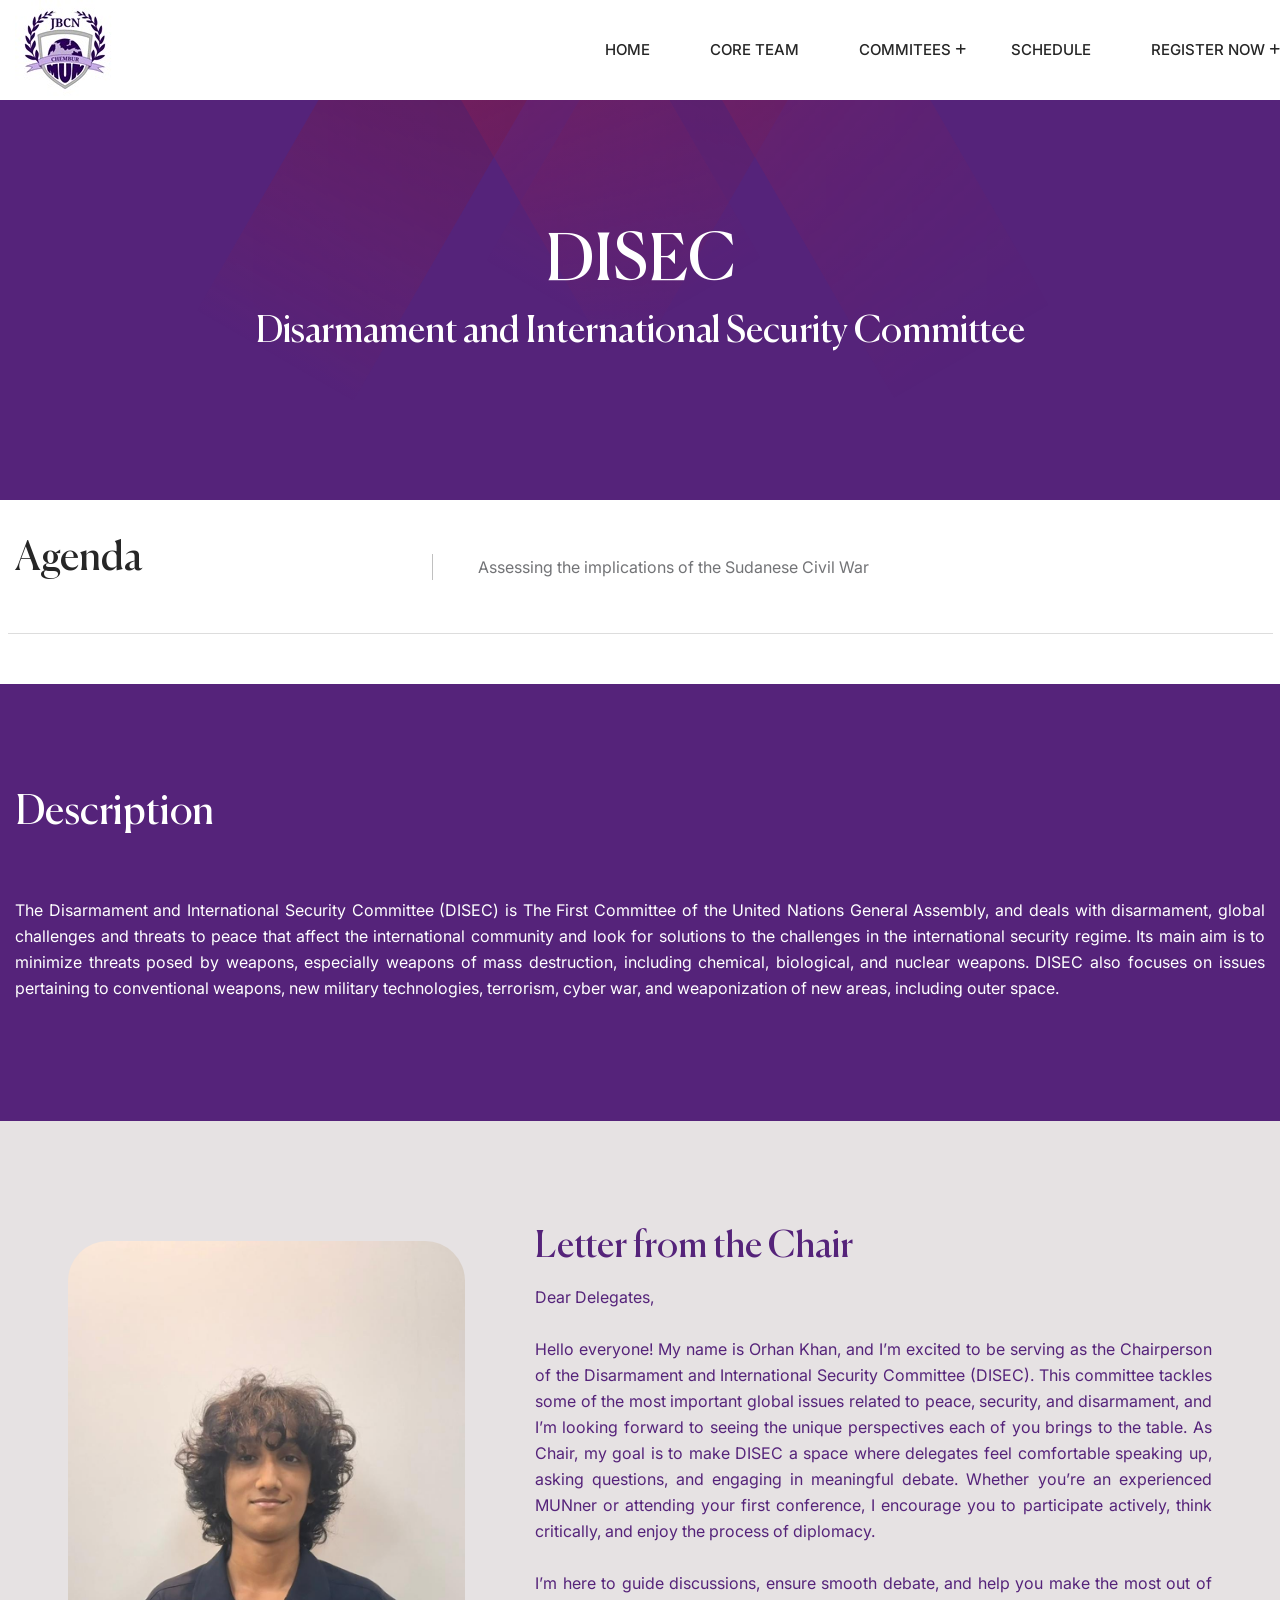
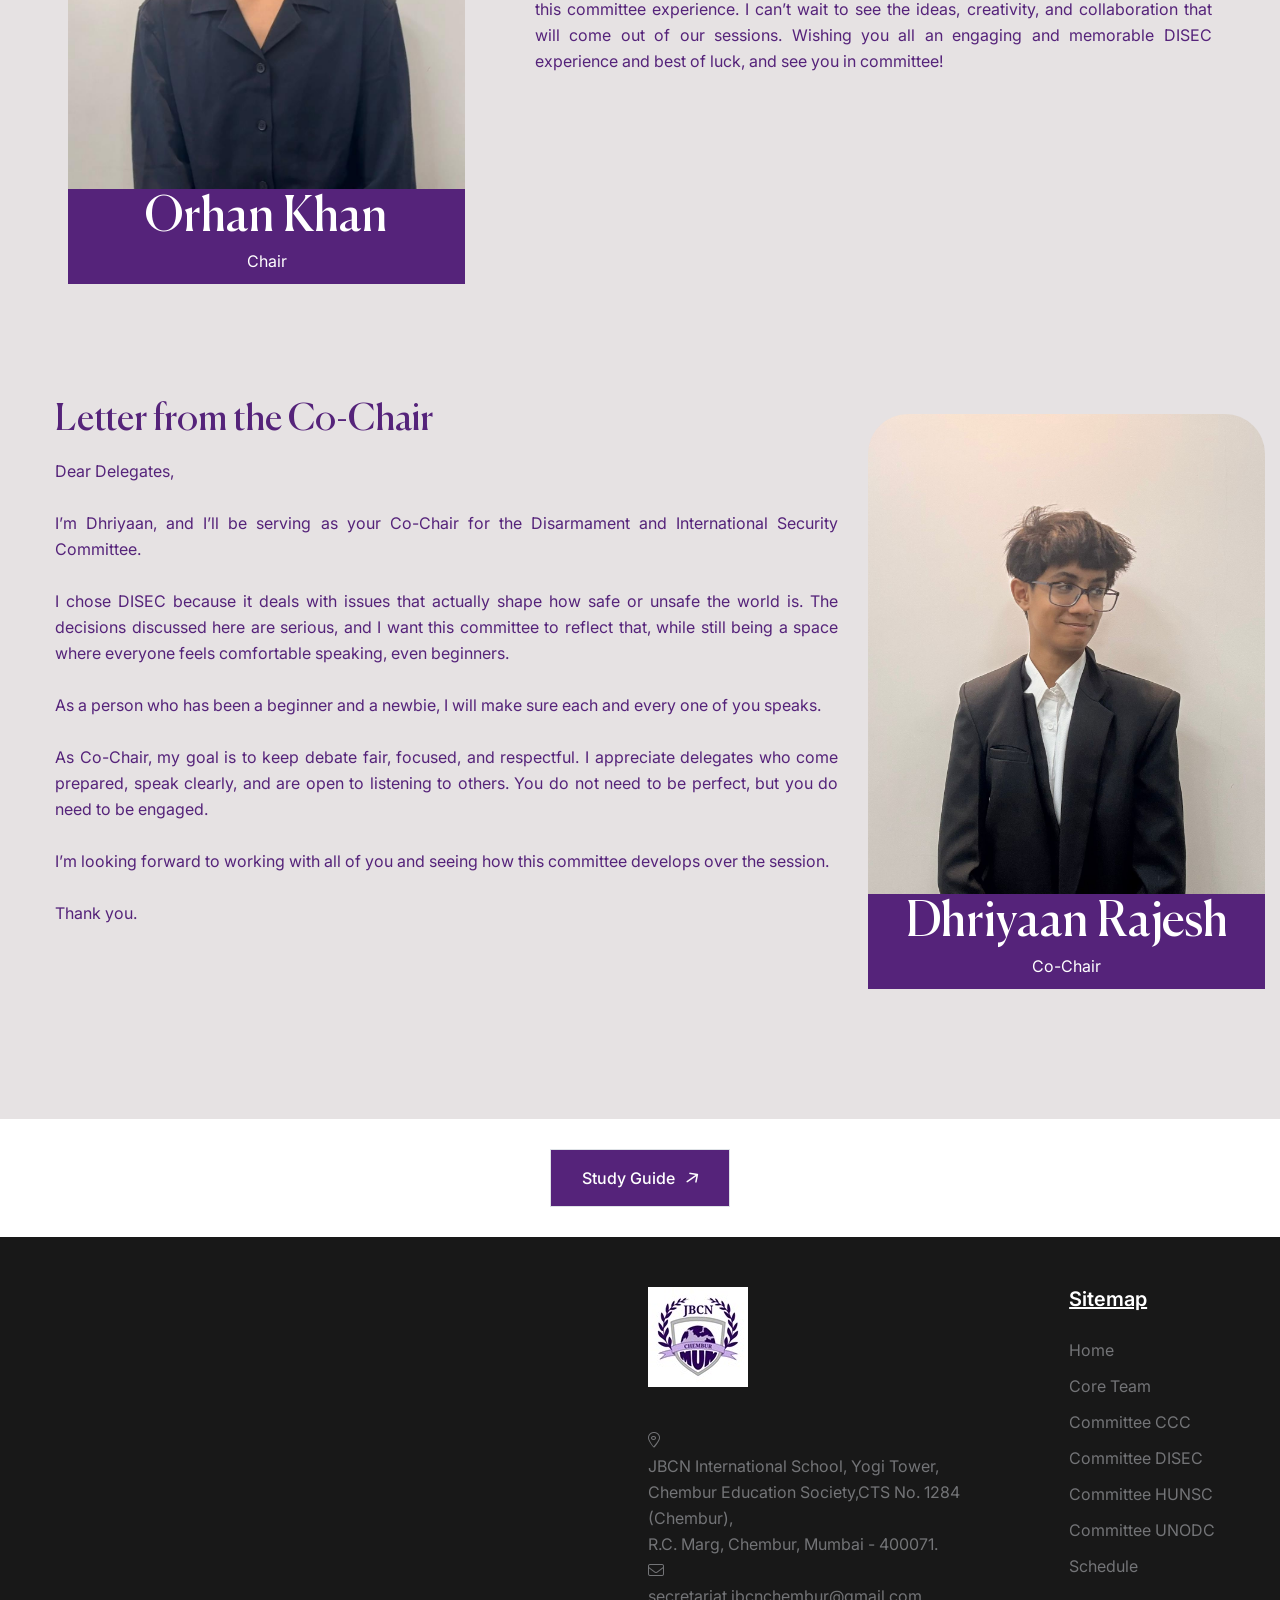
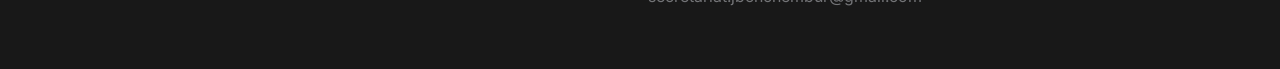
<file: committee-DISEC.html>
<!DOCTYPE html>
<html lang="en">

<!-- Added by HTTrack -->
<meta http-equiv="content-type" content="text/html;charset=UTF-8" /><!-- /Added by HTTrack -->

<head>
    <meta charset="UTF-8">
    <meta name="viewport" content="width=device-width, initial-scale=1.0">
    <title>JBCN - Commitees</title>
    <!-- <link rel="shortcut icon" type="image/x-icon" href="assets/images/fav.svg"> -->
    <!-- animate css -->
    <link rel="stylesheet" href="assets/css/plugins/animate.min.css">
    <!-- fontawesome 6.4.2 -->
    <link rel="stylesheet" href="assets/css/plugins/fontawesome.min.css">
    <!-- Reacthemes Icon Css -->
    <link rel="stylesheet" href="assets/fonts/css/rt_icon.css">
    <!-- bootstrap min css -->
    <link rel="stylesheet" href="assets/css/vendor/bootstrap.min.css">
    <!-- swiper Css 10.2.0 -->
    <link rel="stylesheet" href="assets/css/plugins/swiper.min.css">
    <!-- Bootstrap 5.0.2 -->
    <link rel="stylesheet" href="assets/css/vendor/magnific-popup.css">
    <!-- metismenu scss -->
    <link rel="stylesheet" href="assets/css/vendor/metismenu.css">
    <!-- nice select js -->
    <link rel="stylesheet" href="assets/css/plugins/nice-select.css">
    <link rel="stylesheet" href="assets/css/plugins/jquery-ui.css">
    <!-- custom style css -->
    <link rel="stylesheet" href="assets/css/style.css">

    <link rel="stylesheet" href="assets/css/counter-my.css">
    <link rel="stylesheet" href="assets/css/mystyle.css">

</head>


<body>
    <!-- header area start -->
    <header class="header header__sticky v__2">
        <div class="container">
            <div class="row">
                <div class="col-xl-12">
                    <div class="header__wrapper">
                        <div class="header__logo">
                            <a class='header__logo--link' href='index.html'>
                                <img class="maroon-to-pur" src="assets/images/logo.jpg" alt="JBCN">
                            </a>
                        </div>
                        <div class="header__menu">
                            <div class="navigation">
                                <nav class="navigation__menu">
                                    <ul>
                                        <li class="navigation__menu--item ">
                                            <a href="index.html" class="navigation__menu--item__link">Home</a>
                                        </li>
                                        <li class="navigation__menu--item ">
                                            <a href="core-team.html" class="navigation__menu--item__link">Core Team</a>
                                        </li>
                                        <li class="navigation__menu--item has-child has-arrow">
                                            <a href="javascript:void(0);"
                                                class="navigation__menu--item__link">Commitees</a>
                                            <ul class="submenu sub__style">
                                                <li><a href='committee-ccc.html'>CCC</a></li>
                                                <li><a href='committee-DISEC.html'>DISEC</a></li>
                                                <li><a href='committee-HUNSC.html'>HUNSC</a></li>
                                                <li><a href='committee-UNODC.html'>UNODC</a></li>
                                            </ul>
                                        </li>
                                        <li class="navigation__menu--item ">
                                            <a href="schedule.html" class="navigation__menu--item__link">Schedule</a>
                                        </li>
                                        <li class="navigation__menu--item has-child has-arrow">
                                            <a href="javascript:void(0);" class="navigation__menu--item__link">Register Now</a>
                                            <ul class="submenu sub__style">
                                                <li><a target="_blank" href='https://docs.google.com/forms/d/e/1FAIpQLSd35devoE5m8R4L3_0zRpZ2CYrtvK__Ax5nof7Xc0LGTSrwgQ/viewform'>JBCN Chembur Delegate</a></li>
                                                <li><a target="_blank" href='https://docs.google.com/forms/d/e/1FAIpQLSfZt_wfR5RqWt8KAT-GtGKbq_522s6QFkSqDrXmD2yFKL-ycg/viewform?usp=header'>External Delegate</a></li>
                                            </ul>
                                        </li>
                                    </ul>
                                </nav>
                            </div>
                        </div>
                        <div class="header__right  d-block d-lg-none">
                            
                            <div class="header__right--item">
                                <div id="menu-btn" class="menu__trigger">
                                    <img class="maroon-to-purple" src="assets/images/icon/menu__bar.svg" alt="bar">
                                </div>
                            </div>
                        </div>
                    </div>
                </div>
            </div>
        </div>
    </header>
    <!-- header area end -->
    <!-- BREADCRUMB AREA -->
    <section class="rts-breadcrumb breadcrumb-height breadcumb-bg banner-bg-before mybg-primary">
        <div class="container">
            <div class="row">
                <div class="col-12">
                    <div class="breadcrumb-content">
                        <ul class="d-none breadcrumb">
                            <li class="breadcrumb-item"><a href='index.html'>Home</a></li>
                            <li class="breadcrumb-item active" aria-current="page">about</li>
                        </ul>
                        <h1 class="section-title">DISEC</h1>
                        <h4 class="section-title">Disarmament and International Security Committee</h4>
                    </div>
                </div>
            </div>
        </div>
    </section>
    <!-- BREADCRUMB AREA END -->

    <!-- about university -->
    <section class="rts-about-university new-section-padding pb-0">
        <div class="container">
            <div class="row">
                <div class="rts-section">
                    <div class="col-lg-4 col-md-5">
                        <h3 class="rts-section-title">Agenda</h3>
                    </div>
                    <div class="col-lg-8 col-md-7">
                        <p class="rts-section-description">
                            Assessing the implications of the Sudanese Civil War
                        </p>
                    </div>
                </div>
            </div>

        </div>
    </section>
    <!-- about university end -->

    <!-- Description area -->
    <section class="rts-research-section mybg-primary rts-section-padding">
        <div class="container">
            <div class="row">
                <div class="rts-section">
                    <h3 class="rts-section-title pb-5 pb-md-5 mb-0 mb-md-5">
                        Description
                    </h3>
                    <p class="description">The Disarmament and International Security Committee (DISEC) is The First
                        Committee of the United Nations General Assembly, and deals with disarmament, global challenges
                        and threats to peace that affect the international community and look for solutions to the
                        challenges in the international security regime. Its main aim is to minimize threats posed by
                        weapons, especially weapons of mass destruction, including chemical, biological, and nuclear
                        weapons. DISEC also focuses on issues pertaining to conventional weapons, new military
                        technologies, terrorism, cyber war, and weaponization of new areas, including outer space.
                    </p>

                </div>
            </div>
        </div>
    </section>
    <!-- Description area end-->

    <!-- faculty directory -->
    <section class="rts-faculty-details mybg-secondary rts-section-padding">
        <div class="container">

            <!-- 2nd profile -->
            <div class="row sticky-coloum-wrap justify-content-sm-center g-5 mb-5 pb-5">
                <div class=" col-lg-4 col-md-10 col-sm-10 sticky-coloumitem">
                    <div class="faculty-member">
                        <div class="faculty-member__details rt-center ">
                            <div class="faculty-member__image mb-0">
                                <img class="rounded-top-40" src="assets/images/client/Chair of DISEC(Orhan).jpg"
                                    alt="member image">
                            </div>
                            <div class="faculty-member__info mybg-primary">
                                <h2 class="mb-0">Orhan Khan</h2>
                                <div class="email-contact font-white pb-3">Chair</div>
                                <div class="d-none faculty-member__info--social font-white mb-0">
                                    <a href="#"><i class="fa-brands fa-facebook-f"></i></a>
                                    <a href="#"><i class="fa-brands fa-linkedin-in"></i></a>
                                    <a href="#"><i class="fa-brands fa-medium"></i></a>
                                    <a class="d-none" href="#"><i class="fa-brands fa-youtube"></i></a>
                                    <a href="mailto:kevin@email.edu" class="email-contact"><span><i
                                                class="fa-light fa-envelope"></i></span></a>
                                </div>
                            </div>
                        </div>
                    </div>
                </div>
                <div class="col-lg-7 col-md-10 col-sm-10">
                    <div class="member-info secondary-font-color-all">
                        <div class="member-info__details">
                            <div class="short-info">
                                <h4 class="rts-section-title mb--15">Letter from the Chair
                                </h4>
                                <!-- <span class="designation">Assistant Professor</span> -->
                                <p class="description">
                                    Dear Delegates,
                                    <br> <br>
                                    Hello everyone! My name is Orhan Khan, and I’m excited to be serving as the
                                    Chairperson of the Disarmament and International Security Committee (DISEC). This
                                    committee tackles some of the most important global issues related to peace,
                                    security, and disarmament, and I’m looking forward to seeing the unique perspectives
                                    each of you brings to the table. As Chair, my goal is to make DISEC a space where
                                    delegates feel comfortable speaking up, asking questions, and engaging in meaningful
                                    debate. Whether you’re an experienced MUNner or attending your first conference, I
                                    encourage you to participate actively, think critically, and enjoy the process of
                                    diplomacy.
                                    <br> <br>
                                    I’m here to guide discussions, ensure smooth debate, and help you make the most out
                                    of this committee experience. I can’t wait to see the ideas, creativity, and
                                    collaboration that will come out of our sessions. Wishing you all an engaging and
                                    memorable DISEC experience and best of luck, and see you in committee!
                                    <br> <br>
                                </p>
                            </div>
                        </div>
                    </div>
                </div>

            </div>
            <!-- 2nd profile End -->
            <!-- 3rd profile -->
            <div class="row sticky-coloum-wrap justify-content-sm-center g-5 mt-5 pt-5">
                <div class=" col-lg-4 col-md-10 col-sm-10 sticky-coloumitem order-1 order-md-2">
                    <div class="faculty-member">
                        <div class="faculty-member__details rt-center ">
                            <div class="faculty-member__image mb-0">
                                <img class="rounded-top-40" src="assets/images/client/Co-chair of DISEC(Dhriyaan).jpg"
                                    alt="member image">
                            </div>
                            <div class="faculty-member__info mybg-primary">
                                <h2 class="mb-0">Dhriyaan Rajesh</h2>
                                <div class="email-contact font-white pb-3">Co-Chair</div>
                                <div class="d-none faculty-member__info--social font-white mb-0">
                                    <a href="#"><i class="fa-brands fa-facebook-f"></i></a>
                                    <a href="#"><i class="fa-brands fa-linkedin-in"></i></a>
                                    <a href="#"><i class="fa-brands fa-medium"></i></a>
                                    <a class="d-none" href="#"><i class="fa-brands fa-youtube"></i></a>
                                    <a href="mailto:kevin@email.edu" class="email-contact"><span><i
                                                class="fa-light fa-envelope"></i></span></a>
                                </div>
                            </div>
                        </div>
                    </div>
                </div>
                <div class="col-lg-8 col-md-10 col-sm-10 order-2 order-md-1">
                    <div class="member-info secondary-font-color-all">
                        <div class="member-info__details">
                            <div class="short-info">
                                <h4 class="rts-section-title mb--15">Letter from the Co-Chair
                                </h4>
                                <!-- <span class="designation">Assistant Professor</span> -->
                                <p class="description">
                                    Dear Delegates,
                                    <br> <br>
                                    I’m Dhriyaan, and I’ll be serving as your Co-Chair for the Disarmament and
                                    International Security Committee.
                                    <br> <br>
                                    I chose DISEC because it deals with issues that actually shape how safe or unsafe
                                    the world is. The decisions discussed here are serious, and I want this committee to
                                    reflect that, while still being a space where everyone feels comfortable speaking,
                                    even beginners.

                                    <br> <br>
                                    As a person who has been a beginner and a newbie, I will make sure each and every
                                    one of you speaks.
                                    <br> <br>
                                    As Co-Chair, my goal is to keep debate fair, focused, and respectful. I appreciate
                                    delegates who come prepared, speak clearly, and are open to listening to others. You
                                    do not need to be perfect, but you do need to be engaged.
                                    <br> <br>
                                    I’m looking forward to working with all of you and seeing how this committee
                                    develops over the session.
                                    <br><br>
                                    Thank you.<br>

                                </p>
                            </div>
                        </div>
                    </div>
                </div>

            </div>
            <!-- 3rd profile End -->

        </div>
    </section>
    <!-- faculty directory end -->
    <!-- Study Guide Buttons -->
    <div class="row">
        <div class="d-flex justify-content-center py-3 py-md-5">
            <a class='rts-theme-btn btn-arrow mybg-primary font-white border' href='assets/pdf/DISEC_Study_Guide.pdf'
                target="_blank">Study Guide
                <span><i class="fa-regular fa-arrow-right"></i></span>
            </a>
        </div>
    </div>
    <!-- Study Guide Ends -->

    <!-- footer start -->
    <footer class="rts-footer rts-footer-padding v_2">
        <div class="container">
            <div class="row gy-5 gy-lg-0">
                <div class="col-lg-6 col-md-6 col-sm-6">
                    <div class="container">
                        <div class="row">
                            <div class="col-10">
                                <div class="event-location-map">
                                    <iframe class="event-location-map-iframe" height="240px"
                                        src="https://www.google.com/maps/embed?pb=!1m18!1m12!1m3!1d3771.193483378167!2d72.896017!3d19.0552289!2m3!1f0!2f0!3f0!3m2!1i1024!2i768!4f13.1!3m3!1m2!1s0x3be7c9a6647c42e7%3A0x6c0e4e84b9d1332c!2sJBCN%20International%20School%20Chembur%2C%20Mumbai!5e0!3m2!1sen!2sin!4v1766840228916!5m2!1sen!2sin"
                                        style="border:0;" allowfullscreen="" loading="lazy"
                                        referrerpolicy="no-referrer-when-downgrade"></iframe>
                                </div>
                            </div>
                        </div>
                    </div>
                </div>
                <div class="col-lg-4 col-md-6 col-sm-3">
                    <div class="rts-footer-widget w-320">
                        <a class='d-block rts-footer-logo mb--40' href='index.html'>
                            <img src="assets/images/logo.jpg" alt="JBCN">
                        </a>
                        
                        <div class="rts-contact-link">
                            <a href="mailto:contact@reacthemes.com"><i class="fa-sharp fa-light fa-location-dot"></i>
                                <br>JBCN International School, Yogi Tower, Chembur Education Society,CTS No. 1284 (Chembur),  
                                <br>R.C. Marg, Chembur, Mumbai - 400071. </a>
                        </div>
			<div class="rts-contact-link">
                            <a href="mailto:secretariat.jbcnchembur@gmail.com"><i class="fa-sharp fa-light fa-envelope"></i>
                                <br>secretariat.jbcnchembur@gmail.com</a>

                        </div>
                    </div>
                </div>
                <div class="col-lg-2 col-md-6 col-sm-3">
                    <div class="rts-footer-widget ">
                        <h6 class="rt-semi">Sitemap</h6>
                        <div class="rts-footer-menu">
                            <ul>
                                <li><a href='index.html'>Home</a></li>
                                <li><a href='core-team.html'>Core Team</a></li>
                                <li><a href="committee-ccc.html">Committee CCC</a></li>
                                <li><a href="committee-DISEC.html">Committee DISEC</a></li>
                                <li><a href="committee-HUNSC.html">Committee HUNSC</a></li>
                                <li><a href="committee-UNODC.html">Committee UNODC</a></li>
                                <li><a href="schedule.html">Schedule</a></li>
                            </ul>
                        </div>
                    </div>
                </div>
            </div>
        </div>
    </footer>
    <div class="d-none rts-footer-copy-right v_1">
        <div class="container">
            <div class="row">
                <div class="rt-center">
                    <p class="--p-xs">Copyright &copy; <span id="year"></span> All Rights Reserved by <a
                            href="#">MyCompany</a></p>
                </div>
            </div>
        </div>
    </div>
    <!-- footer end -->
    <!-- offcanvase menu -->
    <!-- header style two -->
    <div id="side-bar" class="side-bar">
        <button class="close-icon-menu"><i class="far fa-times"></i></button>
        <!-- inner menu area desktop start -->
        <div class="inner-main-wrapper-desk">
            <div class="thumbnail">
                <img class="maroon-to-" src="assets/images/logo.jpg" alt="JBCN">
            </div>
            <div class="inner-content">
                <p class="disc">
                    Experience the world of international diplomacy and global problem-solving at the prestigious JBCN
                    Chembur
                </p>
                <!-- offcanvase banner -->
                <div class="offcanvase__banner mt--50">
                    <div class="offcanvase__banner--content">
                        <img src="assets/images/offcanvase.jpg" alt="offcanvase">
                        <a class='rts-theme-btn' href='admission.html'>Apply Now</a>
                    </div>
                </div>
                <div class="offcanvase__info">
                    <div class="offcanvase__info--content">
                        <a href="callto:+61485826710"><span><i class="fa-sharp fa-light fa-phone"></i></span>+(61)
                            485-826-710</a>
                        <a href="#"><span><i class="fa-sharp fa-light fa-location-dot"></i></span>Chembur, Mumbai</a>
                        <div class="offcanvase__info--content--social">
                            <p class="title">Follow Us:</p>
                            <div class="social__links">
                                <a class="d-none" href="#"><i class="fa-brands fa-facebook"></i></a>
                                <a href="https://www.instagram.com/jbcnchemburmun"><i class="fa-brands fa-instagram"></i></a>
                                <a class="d-none" href="#"><i class="fa-brands fa-linkedin"></i></a>
                                <a class="d-none" href="#"><i class="fa-brands fa-youtube"></i></a>
                            </div>
                        </div>
                    </div>
                </div>
            </div>
        </div>
        <!-- mobile menu area start -->
        <div class="mobile-menu-main">
            <nav class="nav-main mainmenu-nav mt--30">
                <ul class="mainmenu metismenu" id="mobile-menu-active">

                    <li class="has-droupdown">
                        <a href="index.html" class="main">Home</a>
                    </li>
                    <li class="has-droupdown">
                        <a href="core-team.html" class="main">Core Team</a>
                    </li>
                    <li class="has-droupdown">
                        <a href="committee-ccc.html" class="main">Committee CCC</a>
                    </li>
                    <li class="has-droupdown">
                        <a href="committee-DISEC.html" class="main">Committee DISEC</a>
                    </li>
                    <li class="has-droupdown">
                        <a href="committee-HUNSC.html" class="main">Committee HUNSC</a>
                    </li>
                    <li class="has-droupdown">
                        <a href="committee-UNODC.html" class="main">Committee UNODC</a>
                    </li>
                    <li class="has-droupdown">
                        <a href="schedule.html" class="main">Schedule</a>
                    </li>
                </ul>
            </nav>

            <div class="offcanvase__info--content mt--30">
                <a href="mailto:secretariat.jbcnchembur@gmail.com"><span><i class="fa-sharp fa-light fa-envelope"></i></span>secretariat.jbcnchembur@gmail.com</a>
                <a href="#"><span><i class="fa-sharp fa-light fa-location-dot"></i></span>Chembur, Mumbai</a>
                <div class="offcanvase__info--content--social">
                    <p class="title">Follow Us:</p>
                    <div class="social__links">
                        <a class="d-none" href="#"><i class="fa-brands fa-facebook"></i></a>
                        <a href="https://www.instagram.com/jbcnchemburmun"><i class="fa-brands fa-instagram"></i></a>
                        <a class="d-none" href="#"><i class="fa-brands fa-linkedin"></i></a>
                        <a class="d-none" href="#"><i class="fa-brands fa-youtube"></i></a>
                    </div>
                </div>
            </div>
        </div>
        <!-- mobile menu area end -->
    </div>
    <!-- header style two End -->

    <div class="search-input-area">
        <div class="container">
            <div class="search-input-inner">
                <div class="input-div">
                    <input class="search-input autocomplete ui-autocomplete-input" type="text"
                        placeholder="Search by keyword or #" autocomplete="off">
                    <button><i class="far fa-search"></i></button>
                </div>
            </div>
        </div>
        <div id="close" class="search-close-icon"><i class="far fa-times"></i></div>
    </div>
    <!-- rts backto top start -->
    <div class="progress-wrap">
        <svg class="progress-circle svg-content" width="100%" height="100%" viewBox="-1 -1 102 102">
            <path d="M50,1 a49,49 0 0,1 0,98 a49,49 0 0,1 0,-98"
                style="transition: stroke-dashoffset 10ms linear 0s; stroke-dasharray: 307.919, 307.919; stroke-dashoffset: 307.919;">
            </path>
        </svg>
    </div>
    <!-- rts back to top end -->
    <div id="anywhere-home" class="">
    </div>

    <script>
        //========== TIMER ============= //
        // TIMER //

        function startCountdown(targetDate, daysId, hoursId, minutesId, secondsId) {
            var countdownFunction = setInterval(function () {
                var now = new Date().getTime();
                var distance = targetDate - now;

                var days = Math.floor(distance / (1000 * 60 * 60 * 24));
                var hours = Math.floor((distance % (1000 * 60 * 60 * 24)) / (1000 * 60 * 60));
                var minutes = Math.floor((distance % (1000 * 60 * 60)) / (1000 * 60));
                var seconds = Math.floor((distance % (1000 * 60)) / 1000);

                document.getElementById(daysId).innerHTML = days + " <span>DAYS</span>";
                document.getElementById(hoursId).innerHTML = hours + " <span>Hours</span>";
                document.getElementById(minutesId).innerHTML = minutes + " <span>Minutes</span>";
                document.getElementById(secondsId).innerHTML = seconds + " <span>Seconds</span>";

                if (distance < 0) {
                    clearInterval(countdownFunction);
                    document.getElementById(daysId).innerHTML = "00";
                    document.getElementById(hoursId).innerHTML = "00";
                    document.getElementById(minutesId).innerHTML = "00";
                    document.getElementById(secondsId).innerHTML = "00";
                    alert("Countdown Ended");
                }
            }, 1000);
        }

        var targetDate = new Date();
        targetDate.setDate(targetDate.getDate() + 32);
        targetDate.setHours(targetDate.getHours() + 22);
        targetDate.setMinutes(targetDate.getMinutes() + 18);
        targetDate.setSeconds(targetDate.getSeconds() + 44);

        startCountdown(targetDate, "days", "hours", "minutes", "seconds");
        startCountdown(targetDate, "days1", "hours1", "minutes1", "seconds1");

    </script>


    <!-- scripts -->
    <!-- jquery js -->
    <script src="assets/js/vendor/jquery.min.js"></script>
    <!-- bootstrap 5.0.2 -->
    <script src="assets/js/plugins/bootstrap.min.js"></script>
    <!-- jquery ui js -->
    <script src="assets/js/vendor/jquery-ui.js"></script>
    <!-- wow js -->
    <script src="assets/js/vendor/waw.js"></script>
    <!-- mobile menu -->
    <script src="assets/js/vendor/metismenu.js"></script>
    <!-- magnific popup -->
    <script src="assets/js/vendor/magnifying-popup.js"></script>
    <!-- swiper JS 10.2.0 -->
    <script src="assets/js/plugins/swiper.js"></script>
    <!-- counterup -->
    <script src="assets/js/plugins/counterup.js"></script>
    <script src="assets/js/vendor/waypoint.js"></script>
    <script src="assets/js/plugins/jarallax.min.js"></script>
    <!-- isotop mesonary -->
    <script src="assets/js/plugins/isotop.js"></script>
    <script src="assets/js/plugins/imagesloaded.pkgd.min.js"></script>
    <script src="assets/js/plugins/sticky-sidebar.js"></script>
    <script src="assets/js/plugins/resize-sensor.js"></script>
    <script src="assets/js/plugins/twinmax.js"></script>
    <!-- dymanic Contact Form -->
    <script src="assets/js/plugins/contact.form.js"></script>
    <script src="assets/js/plugins/nice-select.min.js"></script>
    <!-- main Js -->
    <script src="assets/js/main.js"></script>

</body>

</html>
</file>
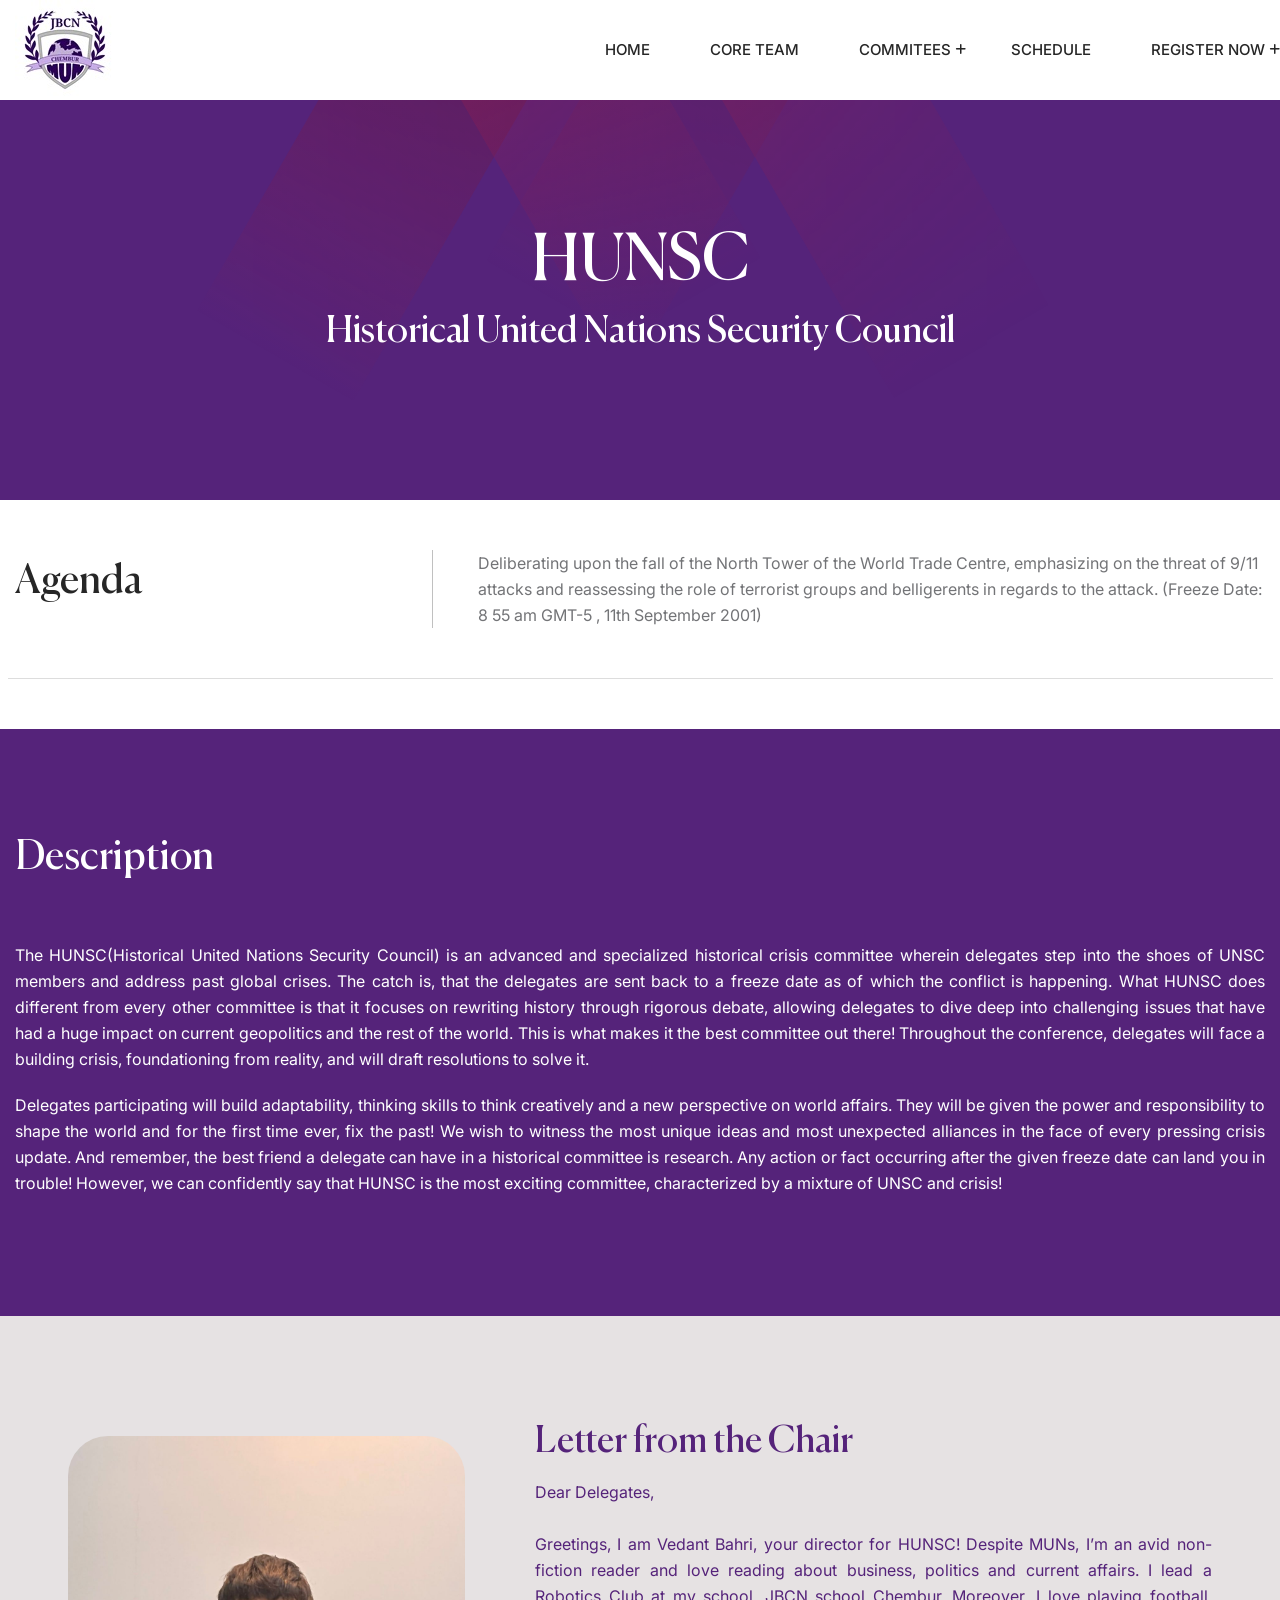
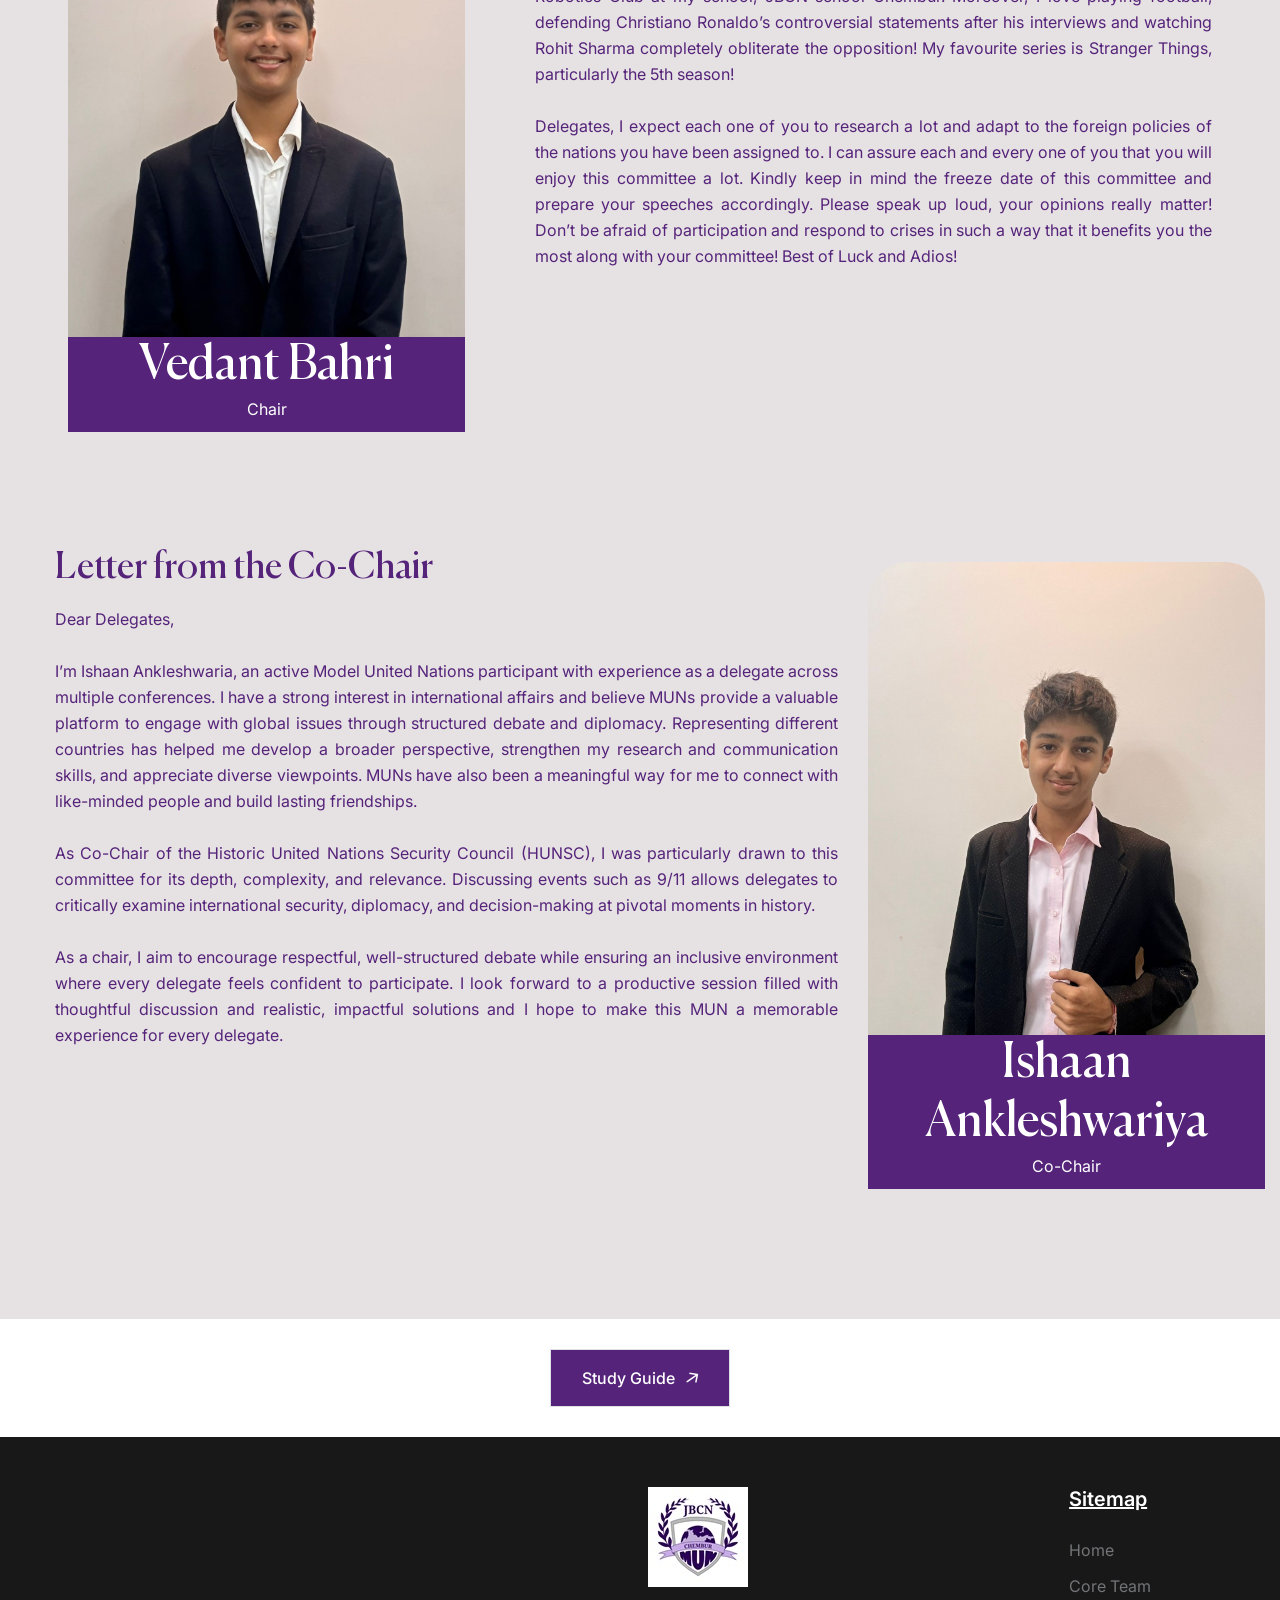
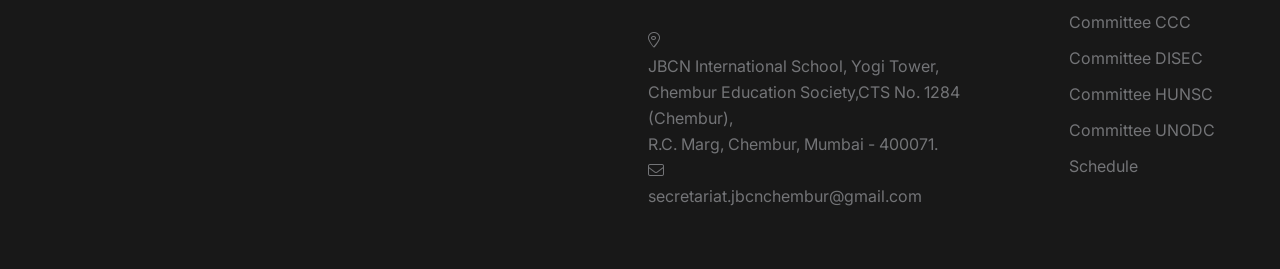
<file: committee-HUNSC.html>
<!DOCTYPE html>
<html lang="en">

<!-- Added by HTTrack -->
<meta http-equiv="content-type" content="text/html;charset=UTF-8" /><!-- /Added by HTTrack -->

<head>
    <meta charset="UTF-8">
    <meta name="viewport" content="width=device-width, initial-scale=1.0">
    <title>JBCN - Commitees</title>
    <!-- <link rel="shortcut icon" type="image/x-icon" href="assets/images/fav.svg"> -->
    <!-- animate css -->
    <link rel="stylesheet" href="assets/css/plugins/animate.min.css">
    <!-- fontawesome 6.4.2 -->
    <link rel="stylesheet" href="assets/css/plugins/fontawesome.min.css">
    <!-- Reacthemes Icon Css -->
    <link rel="stylesheet" href="assets/fonts/css/rt_icon.css">
    <!-- bootstrap min css -->
    <link rel="stylesheet" href="assets/css/vendor/bootstrap.min.css">
    <!-- swiper Css 10.2.0 -->
    <link rel="stylesheet" href="assets/css/plugins/swiper.min.css">
    <!-- Bootstrap 5.0.2 -->
    <link rel="stylesheet" href="assets/css/vendor/magnific-popup.css">
    <!-- metismenu scss -->
    <link rel="stylesheet" href="assets/css/vendor/metismenu.css">
    <!-- nice select js -->
    <link rel="stylesheet" href="assets/css/plugins/nice-select.css">
    <link rel="stylesheet" href="assets/css/plugins/jquery-ui.css">
    <!-- custom style css -->
    <link rel="stylesheet" href="assets/css/style.css">

    <link rel="stylesheet" href="assets/css/counter-my.css">
    <link rel="stylesheet" href="assets/css/mystyle.css">

</head>


<body>
    <!-- header area start -->
    <header class="header header__sticky v__2">
        <div class="container">
            <div class="row">
                <div class="col-xl-12">
                    <div class="header__wrapper">
                        <div class="header__logo">
                            <a class='header__logo--link' href='index.html'>
                                <img class="maroon-to-pur" src="assets/images/logo.jpg" alt="JBCN">
                            </a>
                        </div>
                        <div class="header__menu">
                            <div class="navigation">
                                <nav class="navigation__menu">
                                    <ul>
                                        <li class="navigation__menu--item ">
                                            <a href="index.html" class="navigation__menu--item__link">Home</a>
                                        </li>
                                        <li class="navigation__menu--item ">
                                            <a href="core-team.html" class="navigation__menu--item__link">Core Team</a>
                                        </li>
                                        <li class="navigation__menu--item has-child has-arrow">
                                            <a href="javascript:void(0);"
                                                class="navigation__menu--item__link">Commitees</a>
                                            <ul class="submenu sub__style">
                                                <li><a href='committee-ccc.html'>CCC</a></li>
                                                <li><a href='committee-DISEC.html'>DISEC</a></li>
                                                <li><a href='committee-HUNSC.html'>HUNSC</a></li>
                                                <li><a href='committee-UNODC.html'>UNODC</a></li>
                                            </ul>
                                        </li>
                                        <li class="navigation__menu--item ">
                                            <a href="schedule.html" class="navigation__menu--item__link">Schedule</a>
                                        </li>
                                        <li class="navigation__menu--item has-child has-arrow">
                                            <a href="javascript:void(0);" class="navigation__menu--item__link">Register Now</a>
                                            <ul class="submenu sub__style">
                                                <li><a target="_blank" href='https://docs.google.com/forms/d/e/1FAIpQLSd35devoE5m8R4L3_0zRpZ2CYrtvK__Ax5nof7Xc0LGTSrwgQ/viewform'>JBCN Chembur Delegate</a></li>
                                                <li><a target="_blank" href='https://docs.google.com/forms/d/e/1FAIpQLSfZt_wfR5RqWt8KAT-GtGKbq_522s6QFkSqDrXmD2yFKL-ycg/viewform?usp=header'>External Delegate</a></li>
                                            </ul>
                                        </li>
                                    </ul>
                                </nav>
                            </div>
                        </div>
                        <div class="header__right  d-block d-lg-none">
                            
                            <div class="header__right--item">
                                <div id="menu-btn" class="menu__trigger">
                                    <img class="maroon-to-purple" src="assets/images/icon/menu__bar.svg" alt="bar">
                                </div>
                            </div>
                        </div>
                    </div>
                </div>
            </div>
        </div>
    </header>
    <!-- header area end -->
    <!-- BREADCRUMB AREA -->
    <section class="rts-breadcrumb breadcrumb-height breadcumb-bg mybg-primary banner-bg-before">
        <div class="container">
            <div class="row">
                <div class="col-12">
                    <div class="breadcrumb-content">
                        <ul class="d-none breadcrumb">
                            <li class="breadcrumb-item"><a href='index.html'>Home</a></li>
                            <li class="breadcrumb-item active" aria-current="page">about</li>
                        </ul>
                        <h1 class="section-title">HUNSC</h1>
                        <h4 class="section-title">Historical United Nations Security Council</h4>
                    </div>
                </div>
            </div>
        </div>
    </section>
    <!-- BREADCRUMB AREA END -->

    <!-- about university -->
    <section class="rts-about-university new-section-padding pb-0">
        <div class="container">
            <div class="row">
                <div class="rts-section">
                    <div class="col-lg-4 col-md-5">
                        <h3 class="rts-section-title">Agenda</h3>
                    </div>
                    <div class="col-lg-8 col-md-7">
                        <p class="rts-section-description">
                            Deliberating upon the fall of the North Tower of the World Trade Centre, emphasizing on the
                            threat of 9/11 attacks and reassessing the role of terrorist groups and belligerents in
                            regards to the attack. (Freeze Date: 8 55 am GMT-5 , 11th September 2001)
                        </p>
                    </div>
                </div>
            </div>

        </div>
    </section>
    <!-- about university end -->

    <!-- Description area -->
    <section class="rts-research-section mybg-primary rts-section-padding">
        <div class="container">
            <div class="row">
                <div class="rts-section">
                    <h3 class="rts-section-title pb-5 pb-md-5 mb-0 mb-md-5">
                        Description
                    </h3>
                    <p class="description">The HUNSC(Historical United Nations Security Council) is an advanced and
                        specialized historical crisis committee wherein delegates step into the shoes of UNSC members
                        and address past global crises. The catch is, that the delegates are sent back to a freeze date
                        as of which the conflict is happening. What HUNSC does different from every other committee is
                        that it focuses on rewriting history through rigorous debate, allowing delegates to dive deep
                        into challenging issues that have had a huge impact on current geopolitics and the rest of the
                        world. This is what makes it the best committee out there! Throughout the conference, delegates
                        will face a building crisis, foundationing from reality, and will draft resolutions to solve it.
                    </p>
                    <p class="description">Delegates participating will build adaptability, thinking skills to think
                        creatively and a new
                        perspective on world affairs. They will be given the power and responsibility to shape the world
                        and for the first time ever, fix the past! We wish to witness the most unique ideas and most
                        unexpected alliances in the face of every pressing crisis update. And remember, the best friend
                        a delegate can have in a historical committee is research. Any action or fact occurring after
                        the given freeze date can land you in trouble! However, we can confidently say that HUNSC is the
                        most exciting committee, characterized by a mixture of UNSC and crisis!
                    </p>
                </div>
            </div>
        </div>
    </section>
    <!-- Description area end-->

    <!-- faculty directory -->
    <section class="rts-faculty-details mybg-secondary rts-section-padding">
        <div class="container">

            <!-- 2nd profile -->
            <div class="row sticky-coloum-wrap justify-content-sm-center g-5 mb-5 pb-5">
                <div class=" col-lg-4 col-md-10 col-sm-10 sticky-coloumitem">
                    <div class="faculty-member">
                        <div class="faculty-member__details rt-center ">
                            <div class="faculty-member__image mb-0">
                                <img class="rounded-top-40" src="assets/images/client/Chair of HUNSC(Vedant).jpg"
                                    alt="member image">
                            </div>
                            <div class="faculty-member__info mybg-primary">
                                <h2 class="mb-0">Vedant Bahri</h2>
                                <div class="email-contact font-white pb-3">Chair</div>
                                <div class="d-none faculty-member__info--social font-white mb-0">
                                    <a href="#"><i class="fa-brands fa-facebook-f"></i></a>
                                    <a href="#"><i class="fa-brands fa-linkedin-in"></i></a>
                                    <a href="#"><i class="fa-brands fa-medium"></i></a>
                                    <a class="d-none" href="#"><i class="fa-brands fa-youtube"></i></a>
                                    <a href="mailto:kevin@email.edu" class="email-contact"><span><i
                                                class="fa-light fa-envelope"></i></span></a>
                                </div>
                            </div>
                        </div>
                    </div>
                </div>
                <div class="col-lg-7 col-md-10 col-sm-10">
                    <div class="member-info secondary-font-color-all">
                        <div class="member-info__details">
                            <div class="short-info">
                                <h4 class="rts-section-title mb--15">Letter from the Chair
                                </h4>
                                <!-- <span class="designation">Assistant Professor</span> -->
                                <p class="description">
                                    Dear Delegates,
                                    <br> <br>
                                    Greetings, I am Vedant Bahri, your director for HUNSC! Despite MUNs, I’m an avid
                                    non-fiction reader and love reading about business, politics and current affairs. I
                                    lead a Robotics Club at my school, JBCN school Chembur. Moreover, I love playing
                                    football, defending Christiano Ronaldo’s controversial statements after his
                                    interviews and watching Rohit Sharma completely obliterate the opposition! My
                                    favourite series is Stranger Things, particularly the 5th season!
                                    <br> <br>
                                    Delegates, I expect each one of you to research a lot and adapt to the foreign
                                    policies of the nations you have been assigned to. I can assure each and every one
                                    of you that you will enjoy this committee a lot. Kindly keep in mind the freeze date
                                    of this committee and prepare your speeches accordingly. Please speak up loud, your
                                    opinions really matter! Don’t be afraid of participation and respond to crises in
                                    such a way that it benefits you the most along with your committee! Best of Luck and
                                    Adios!
                                    <br> <br>
                                </p>
                            </div>
                        </div>
                    </div>
                </div>

            </div>
            <!-- 2nd profile End -->
            <!-- 3rd profile -->
            <div class="row sticky-coloum-wrap justify-content-sm-center g-5 mt-5 pt-5">
                <div class=" col-lg-4 col-md-10 col-sm-10 sticky-coloumitem order-1 order-md-2">
                    <div class="faculty-member">
                        <div class="faculty-member__details rt-center ">
                            <div class="faculty-member__image mb-0">
                                <img class="rounded-top-40" src="assets/images/client/Co-chair of HUNSC(Ishaan).jpg"
                                    alt="member image">
                            </div>
                            <div class="faculty-member__info mybg-primary">
                                <h2 class="mb-0">Ishaan Ankleshwariya</h2>
                                <div class="email-contact font-white pb-3">Co-Chair</div>
                                <div class="d-none faculty-member__info--social font-white mb-0">
                                    <a href="#"><i class="fa-brands fa-facebook-f"></i></a>
                                    <a href="#"><i class="fa-brands fa-linkedin-in"></i></a>
                                    <a href="#"><i class="fa-brands fa-medium"></i></a>
                                    <a class="d-none" href="#"><i class="fa-brands fa-youtube"></i></a>
                                    <a href="mailto:kevin@email.edu" class="email-contact"><span><i
                                                class="fa-light fa-envelope"></i></span></a>
                                </div>
                            </div>
                        </div>
                    </div>
                </div>
                <div class="col-lg-8 col-md-10 col-sm-10 order-2 order-md-1">
                    <div class="member-info secondary-font-color-all">
                        <div class="member-info__details">
                            <div class="short-info">
                                <h4 class="rts-section-title mb--15">Letter from the Co-Chair
                                </h4>
                                <!-- <span class="designation">Assistant Professor</span> -->
                                <p class="description">
                                    Dear Delegates,
                                    <br> <br>
                                    I’m Ishaan Ankleshwaria, an active Model United Nations participant with experience
                                    as a delegate across multiple conferences. I have a strong interest in international
                                    affairs and believe MUNs provide a valuable platform to engage with global issues
                                    through structured debate and diplomacy. Representing different countries has helped
                                    me develop a broader perspective, strengthen my research and communication skills,
                                    and appreciate diverse viewpoints. MUNs have also been a meaningful way for me to
                                    connect with like-minded people and build lasting friendships.
                                    <br> <br>
                                    As Co-Chair of the Historic United Nations Security Council (HUNSC), I was
                                    particularly drawn to this committee for its depth, complexity, and relevance.
                                    Discussing events such as 9/11 allows delegates to critically examine international
                                    security, diplomacy, and decision-making at pivotal moments in history.

                                    <br> <br>
                                    As a chair,
                                    I aim to encourage respectful, well-structured debate while ensuring an inclusive
                                    environment where every delegate feels confident to participate. I look forward to a
                                    productive session filled with thoughtful discussion and realistic, impactful
                                    solutions and I hope to make this MUN a memorable experience for every delegate.
                                    <br> <br>

                                </p>
                            </div>
                        </div>
                    </div>
                </div>

            </div>
            <!-- 3rd profile End -->

        </div>
    </section>
    <!-- faculty directory end -->
    <!-- Study Guide Buttons -->
    <div class="row">
        <div class="d-flex justify-content-center py-3 py-md-5">
            <a class='rts-theme-btn btn-arrow mybg-primary font-white border' href='assets/pdf/HUNSC_Study_Guide.pdf'
                target="_blank">Study Guide
                <span><i class="fa-regular fa-arrow-right"></i></span>
            </a>
        </div>
    </div>
    <!-- Study Guide Ends -->

    <!-- footer start -->
    <footer class="rts-footer rts-footer-padding v_2">
        <div class="container">
            <div class="row gy-5 gy-lg-0">
                <div class="col-lg-6 col-md-6 col-sm-6">
                    <div class="container">
                        <div class="row">
                            <div class="col-10">
                                <div class="event-location-map">
                                    <iframe class="event-location-map-iframe" height="240px"
                                        src="https://www.google.com/maps/embed?pb=!1m18!1m12!1m3!1d3771.193483378167!2d72.896017!3d19.0552289!2m3!1f0!2f0!3f0!3m2!1i1024!2i768!4f13.1!3m3!1m2!1s0x3be7c9a6647c42e7%3A0x6c0e4e84b9d1332c!2sJBCN%20International%20School%20Chembur%2C%20Mumbai!5e0!3m2!1sen!2sin!4v1766840228916!5m2!1sen!2sin"
                                        style="border:0;" allowfullscreen="" loading="lazy"
                                        referrerpolicy="no-referrer-when-downgrade"></iframe>
                                </div>
                            </div>
                        </div>
                    </div>
                </div>
                <div class="col-lg-4 col-md-6 col-sm-3">
                    <div class="rts-footer-widget w-320">
                        <a class='d-block rts-footer-logo mb--40' href='index.html'>
                            <img src="assets/images/logo.jpg" alt="JBCN">
                        </a>
                        
                        <div class="rts-contact-link">
                            <a href="mailto:contact@reacthemes.com"><i class="fa-sharp fa-light fa-location-dot"></i>
                                <br>JBCN International School, Yogi Tower, Chembur Education Society,CTS No. 1284 (Chembur),  
                                <br>R.C. Marg, Chembur, Mumbai - 400071. </a>
                        </div>
			<div class="rts-contact-link">
                            <a href="mailto:secretariat.jbcnchembur@gmail.com"><i class="fa-sharp fa-light fa-envelope"></i>
                                <br>secretariat.jbcnchembur@gmail.com</a>

                        </div>
                    </div>
                </div>
                <div class="col-lg-2 col-md-6 col-sm-3">
                    <div class="rts-footer-widget ">
                        <h6 class="rt-semi">Sitemap</h6>
                        <div class="rts-footer-menu">
                            <ul>
                                <li><a href='index.html'>Home</a></li>
                                <li><a href='core-team.html'>Core Team</a></li>
                                <li><a href="committee-ccc.html">Committee CCC</a></li>
                                <li><a href="committee-DISEC.html">Committee DISEC</a></li>
                                <li><a href="committee-HUNSC.html">Committee HUNSC</a></li>
                                <li><a href="committee-UNODC.html">Committee UNODC</a></li>
                                <li><a href="schedule.html">Schedule</a></li>
                            </ul>
                        </div>
                    </div>
                </div>
            </div>
        </div>
    </footer>
    <div class="d-none rts-footer-copy-right v_1">
        <div class="container">
            <div class="row">
                <div class="rt-center">
                    <p class="--p-xs">Copyright &copy; <span id="year"></span> All Rights Reserved by <a
                            href="#">MyCompany</a></p>
                </div>
            </div>
        </div>
    </div>
    <!-- footer end -->
    <!-- offcanvase menu -->
    <!-- header style two -->
    <div id="side-bar" class="side-bar">
        <button class="close-icon-menu"><i class="far fa-times"></i></button>
        <!-- inner menu area desktop start -->
        <div class="inner-main-wrapper-desk">
            <div class="thumbnail">
                <img class="maroon-to-" src="assets/images/logo.jpg" alt="JBCN">
            </div>
            <div class="inner-content">
                <p class="disc">
                    Experience the world of international diplomacy and global problem-solving at the prestigious JBCN
                    Chembur
                </p>
                <!-- offcanvase banner -->
                <div class="offcanvase__banner mt--50">
                    <div class="offcanvase__banner--content">
                        <img src="assets/images/offcanvase.jpg" alt="offcanvase">
                        <a class='rts-theme-btn' href='admission.html'>Apply Now</a>
                    </div>
                </div>
                <div class="offcanvase__info">
                    <div class="offcanvase__info--content">
                        <a href="callto:+61485826710"><span><i class="fa-sharp fa-light fa-phone"></i></span>+(61)
                            485-826-710</a>
                        <a href="#"><span><i class="fa-sharp fa-light fa-location-dot"></i></span>Chembur, Mumbai</a>
                        <div class="offcanvase__info--content--social">
                            <p class="title">Follow Us:</p>
                            <div class="social__links">
                                <a class="d-none" href="#"><i class="fa-brands fa-facebook"></i></a>
                                <a href="https://www.instagram.com/jbcnchemburmun"><i class="fa-brands fa-instagram"></i></a>
                                <a class="d-none" href="#"><i class="fa-brands fa-linkedin"></i></a>
                                <a class="d-none" href="#"><i class="fa-brands fa-youtube"></i></a>
                            </div>
                        </div>
                    </div>
                </div>
            </div>
        </div>
        <!-- mobile menu area start -->
        <div class="mobile-menu-main">
            <nav class="nav-main mainmenu-nav mt--30">
                <ul class="mainmenu metismenu" id="mobile-menu-active">

                    <li class="has-droupdown">
                        <a href="index.html" class="main">Home</a>
                    </li>
                    <li class="has-droupdown">
                        <a href="core-team.html" class="main">Core Team</a>
                    </li>
                    <li class="has-droupdown">
                        <a href="committee-ccc.html" class="main">Committee CCC</a>
                    </li>
                    <li class="has-droupdown">
                        <a href="committee-DISEC.html" class="main">Committee DISEC</a>
                    </li>
                    <li class="has-droupdown">
                        <a href="committee-HUNSC.html" class="main">Committee HUNSC</a>
                    </li>
                    <li class="has-droupdown">
                        <a href="committee-UNODC.html" class="main">Committee UNODC</a>
                    </li>
                    <li class="has-droupdown">
                        <a href="schedule.html" class="main">Schedule</a>
                    </li>
                </ul>
            </nav>

            <div class="offcanvase__info--content mt--30">
                <a href="mailto:secretariat.jbcnchembur@gmail.com"><span><i class="fa-sharp fa-light fa-envelope"></i></span>secretariat.jbcnchembur@gmail.com</a>
                <a href="#"><span><i class="fa-sharp fa-light fa-location-dot"></i></span>Chembur, Mumbai</a>
                <div class="offcanvase__info--content--social">
                    <p class="title">Follow Us:</p>
                    <div class="social__links">
                        <a class="d-none" href="#"><i class="fa-brands fa-facebook"></i></a>
                        <a href="https://www.instagram.com/jbcnchemburmun"><i class="fa-brands fa-instagram"></i></a>
                        <a class="d-none" href="#"><i class="fa-brands fa-linkedin"></i></a>
                        <a class="d-none" href="#"><i class="fa-brands fa-youtube"></i></a>
                    </div>
                </div>
            </div>
        </div>
        <!-- mobile menu area end -->
    </div>
    <!-- header style two End -->

    <div class="search-input-area">
        <div class="container">
            <div class="search-input-inner">
                <div class="input-div">
                    <input class="search-input autocomplete ui-autocomplete-input" type="text"
                        placeholder="Search by keyword or #" autocomplete="off">
                    <button><i class="far fa-search"></i></button>
                </div>
            </div>
        </div>
        <div id="close" class="search-close-icon"><i class="far fa-times"></i></div>
    </div>
    <!-- rts backto top start -->
    <div class="progress-wrap">
        <svg class="progress-circle svg-content" width="100%" height="100%" viewBox="-1 -1 102 102">
            <path d="M50,1 a49,49 0 0,1 0,98 a49,49 0 0,1 0,-98"
                style="transition: stroke-dashoffset 10ms linear 0s; stroke-dasharray: 307.919, 307.919; stroke-dashoffset: 307.919;">
            </path>
        </svg>
    </div>
    <!-- rts back to top end -->
    <div id="anywhere-home" class="">
    </div>

    <script>
        //========== TIMER ============= //
        // TIMER //

        function startCountdown(targetDate, daysId, hoursId, minutesId, secondsId) {
            var countdownFunction = setInterval(function () {
                var now = new Date().getTime();
                var distance = targetDate - now;

                var days = Math.floor(distance / (1000 * 60 * 60 * 24));
                var hours = Math.floor((distance % (1000 * 60 * 60 * 24)) / (1000 * 60 * 60));
                var minutes = Math.floor((distance % (1000 * 60 * 60)) / (1000 * 60));
                var seconds = Math.floor((distance % (1000 * 60)) / 1000);

                document.getElementById(daysId).innerHTML = days + " <span>DAYS</span>";
                document.getElementById(hoursId).innerHTML = hours + " <span>Hours</span>";
                document.getElementById(minutesId).innerHTML = minutes + " <span>Minutes</span>";
                document.getElementById(secondsId).innerHTML = seconds + " <span>Seconds</span>";

                if (distance < 0) {
                    clearInterval(countdownFunction);
                    document.getElementById(daysId).innerHTML = "00";
                    document.getElementById(hoursId).innerHTML = "00";
                    document.getElementById(minutesId).innerHTML = "00";
                    document.getElementById(secondsId).innerHTML = "00";
                    alert("Countdown Ended");
                }
            }, 1000);
        }

        var targetDate = new Date();
        targetDate.setDate(targetDate.getDate() + 32);
        targetDate.setHours(targetDate.getHours() + 22);
        targetDate.setMinutes(targetDate.getMinutes() + 18);
        targetDate.setSeconds(targetDate.getSeconds() + 44);

        startCountdown(targetDate, "days", "hours", "minutes", "seconds");
        startCountdown(targetDate, "days1", "hours1", "minutes1", "seconds1");

    </script>


    <!-- scripts -->
    <!-- jquery js -->
    <script src="assets/js/vendor/jquery.min.js"></script>
    <!-- bootstrap 5.0.2 -->
    <script src="assets/js/plugins/bootstrap.min.js"></script>
    <!-- jquery ui js -->
    <script src="assets/js/vendor/jquery-ui.js"></script>
    <!-- wow js -->
    <script src="assets/js/vendor/waw.js"></script>
    <!-- mobile menu -->
    <script src="assets/js/vendor/metismenu.js"></script>
    <!-- magnific popup -->
    <script src="assets/js/vendor/magnifying-popup.js"></script>
    <!-- swiper JS 10.2.0 -->
    <script src="assets/js/plugins/swiper.js"></script>
    <!-- counterup -->
    <script src="assets/js/plugins/counterup.js"></script>
    <script src="assets/js/vendor/waypoint.js"></script>
    <script src="assets/js/plugins/jarallax.min.js"></script>
    <!-- isotop mesonary -->
    <script src="assets/js/plugins/isotop.js"></script>
    <script src="assets/js/plugins/imagesloaded.pkgd.min.js"></script>
    <script src="assets/js/plugins/sticky-sidebar.js"></script>
    <script src="assets/js/plugins/resize-sensor.js"></script>
    <script src="assets/js/plugins/twinmax.js"></script>
    <!-- dymanic Contact Form -->
    <script src="assets/js/plugins/contact.form.js"></script>
    <script src="assets/js/plugins/nice-select.min.js"></script>
    <!-- main Js -->
    <script src="assets/js/main.js"></script>

</body>

</html>
</file>
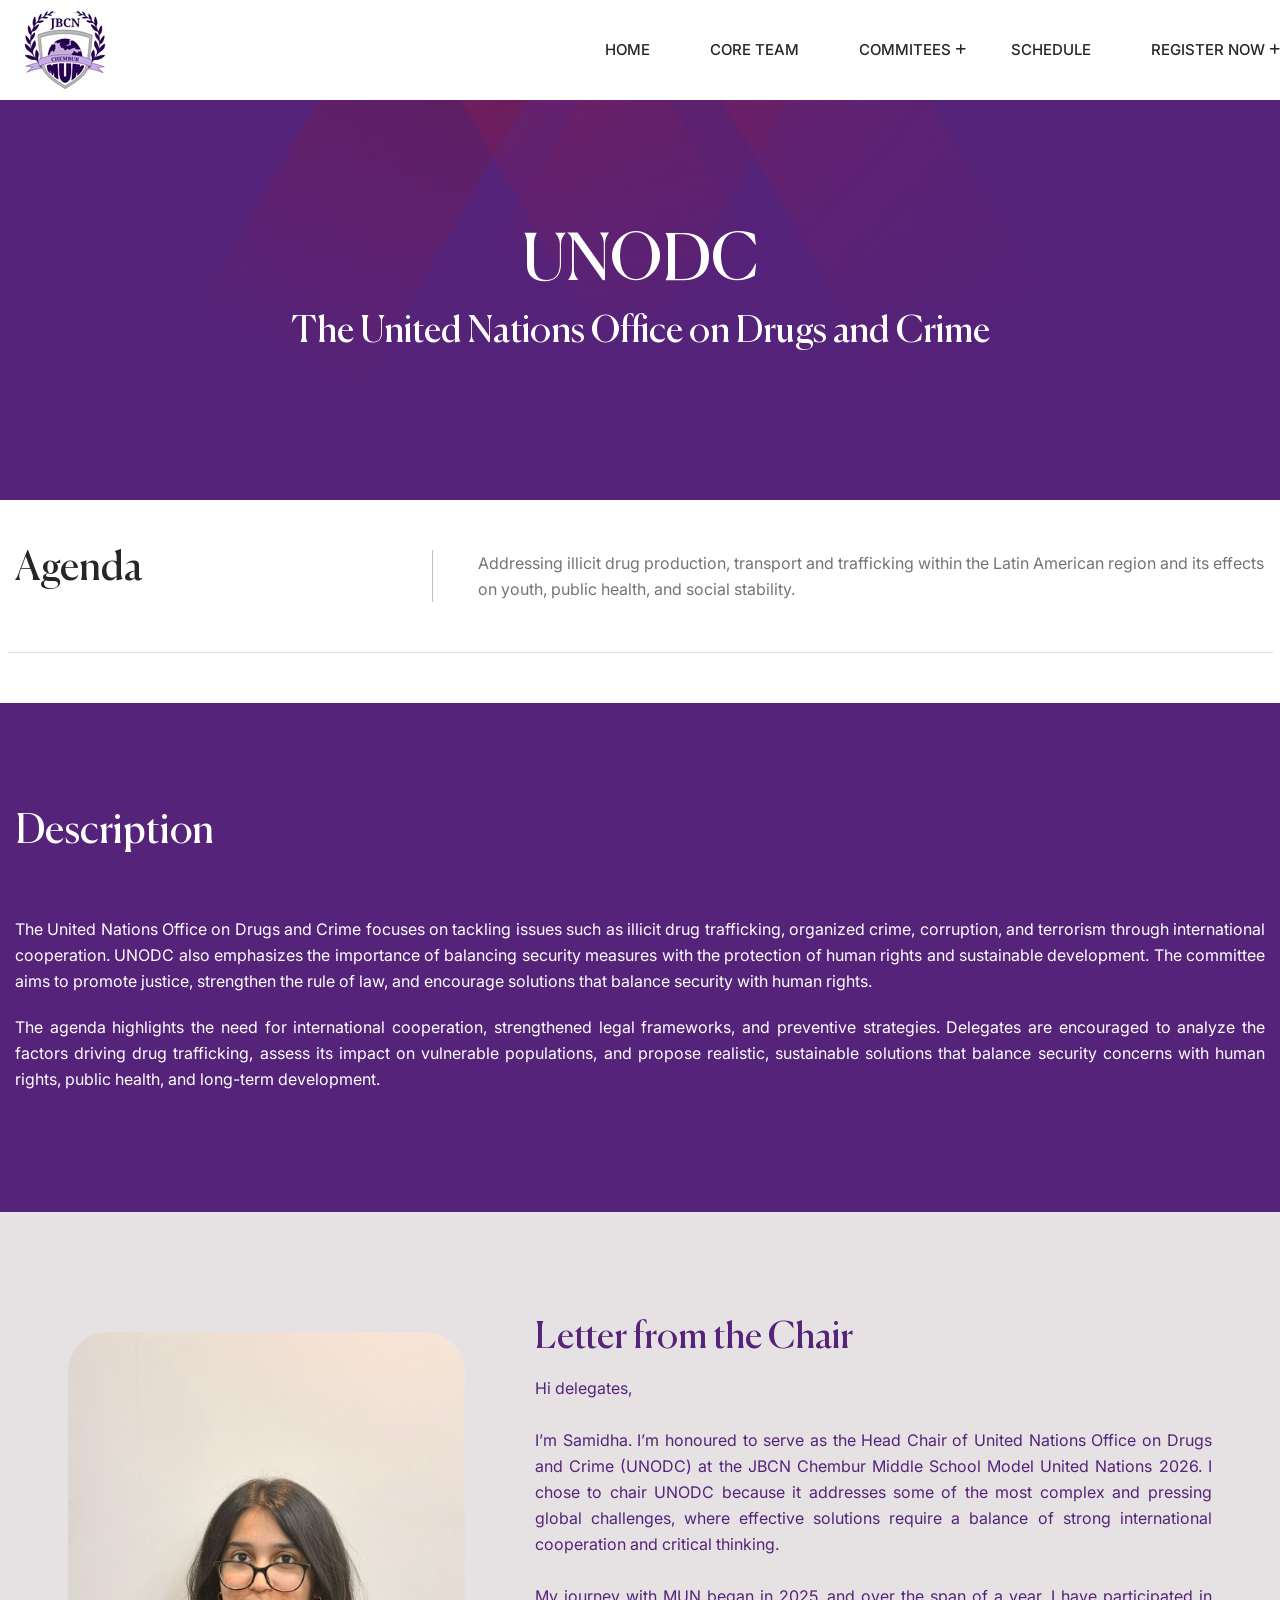
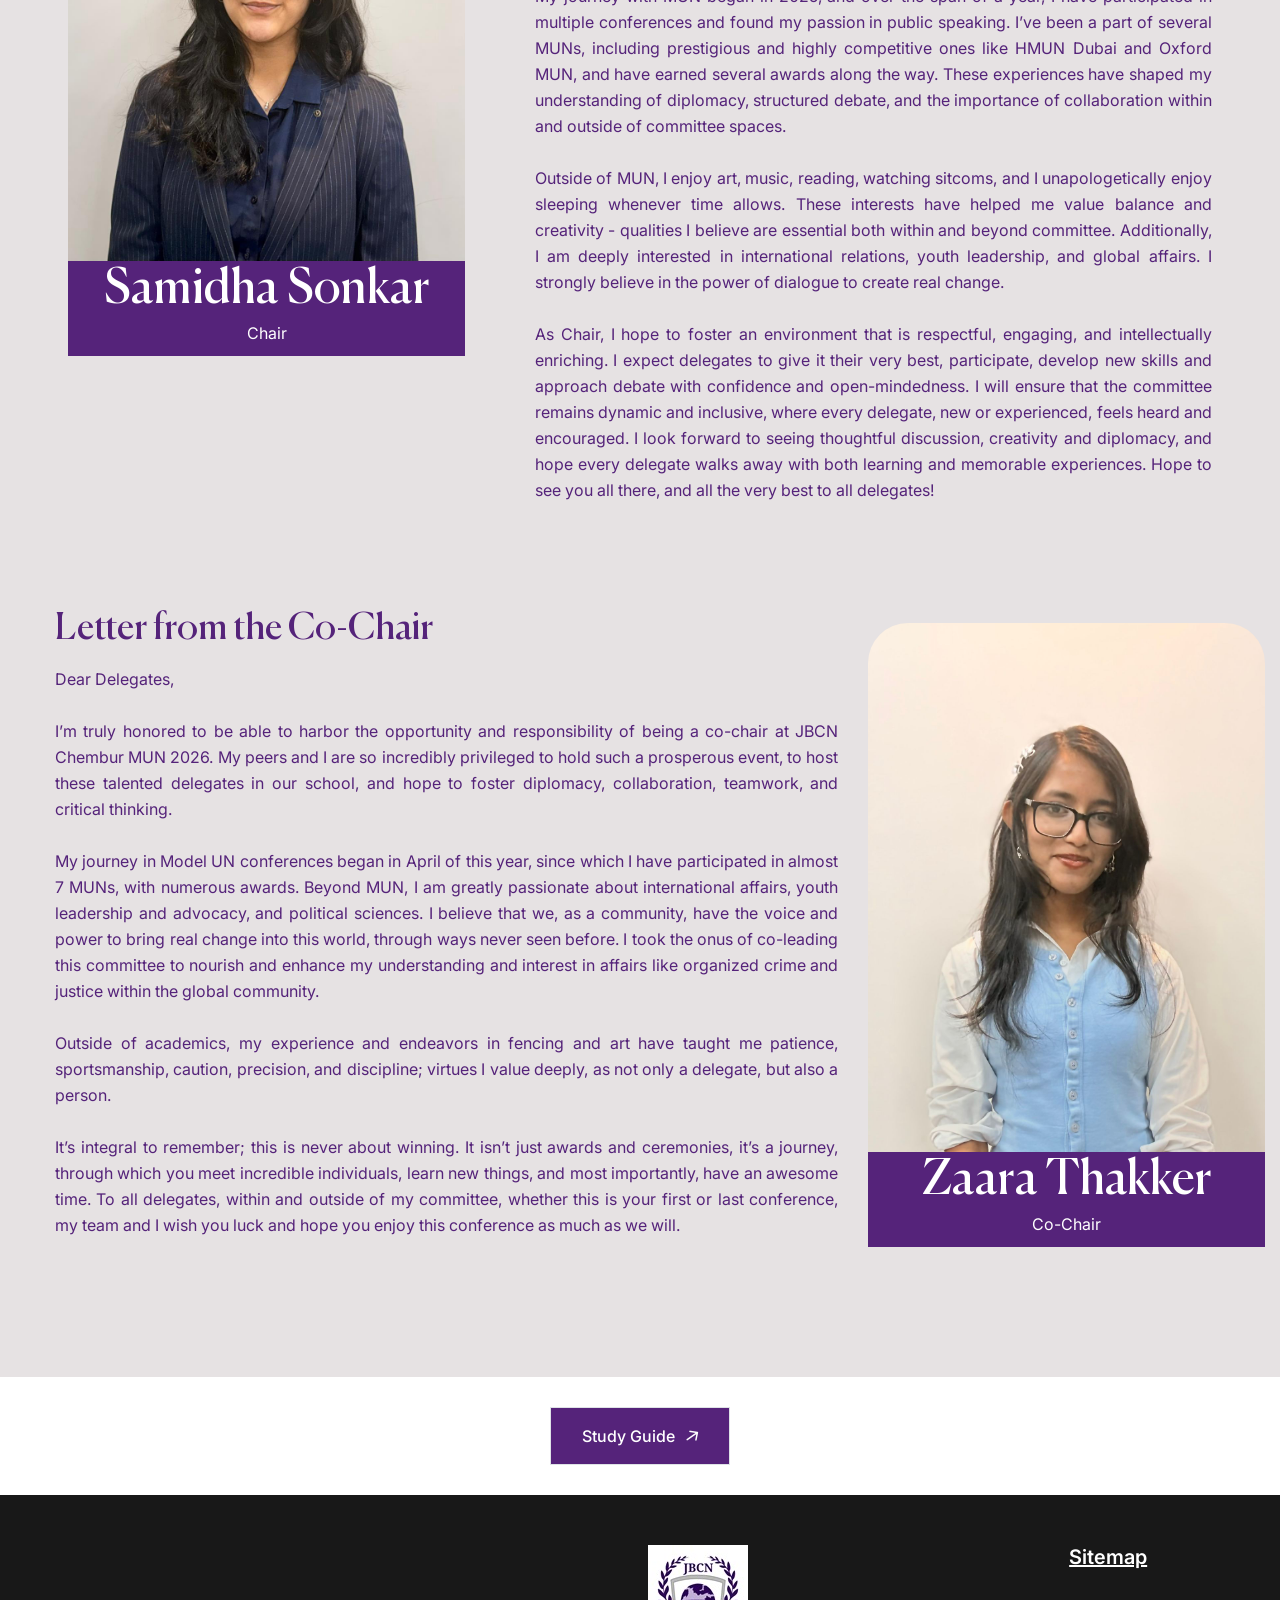
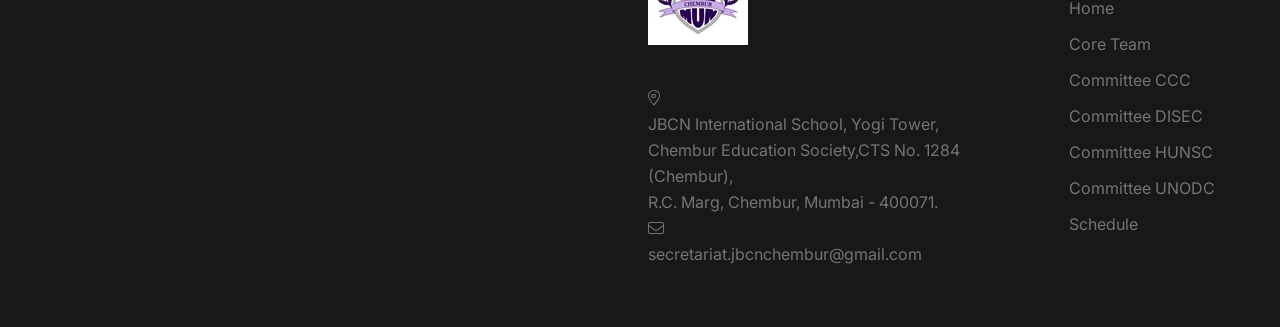
<file: committee-UNODC.html>
<!DOCTYPE html>
<html lang="en">

<!-- Added by HTTrack -->
<meta http-equiv="content-type" content="text/html;charset=UTF-8" /><!-- /Added by HTTrack -->

<head>
    <meta charset="UTF-8">
    <meta name="viewport" content="width=device-width, initial-scale=1.0">
    <title>JBCN - Commitees</title>
    <!-- <link rel="shortcut icon" type="image/x-icon" href="assets/images/fav.svg"> -->
    <!-- animate css -->
    <link rel="stylesheet" href="assets/css/plugins/animate.min.css">
    <!-- fontawesome 6.4.2 -->
    <link rel="stylesheet" href="assets/css/plugins/fontawesome.min.css">
    <!-- Reacthemes Icon Css -->
    <link rel="stylesheet" href="assets/fonts/css/rt_icon.css">
    <!-- bootstrap min css -->
    <link rel="stylesheet" href="assets/css/vendor/bootstrap.min.css">
    <!-- swiper Css 10.2.0 -->
    <link rel="stylesheet" href="assets/css/plugins/swiper.min.css">
    <!-- Bootstrap 5.0.2 -->
    <link rel="stylesheet" href="assets/css/vendor/magnific-popup.css">
    <!-- metismenu scss -->
    <link rel="stylesheet" href="assets/css/vendor/metismenu.css">
    <!-- nice select js -->
    <link rel="stylesheet" href="assets/css/plugins/nice-select.css">
    <link rel="stylesheet" href="assets/css/plugins/jquery-ui.css">
    <!-- custom style css -->
    <link rel="stylesheet" href="assets/css/style.css">

    <link rel="stylesheet" href="assets/css/counter-my.css">
    <link rel="stylesheet" href="assets/css/mystyle.css">

</head>


<body>
    <!-- header area start -->
    <header class="header header__sticky v__2">
        <div class="container">
            <div class="row">
                <div class="col-xl-12">
                    <div class="header__wrapper">
                        <div class="header__logo">
                            <a class='header__logo--link' href='index.html'>
                                <img class="maroon-to-pur" src="assets/images/logo.jpg" alt="JBCN">
                            </a>
                        </div>
                        <div class="header__menu">
                            <div class="navigation">
                                <nav class="navigation__menu">
                                    <ul>
                                        <li class="navigation__menu--item ">
                                            <a href="index.html" class="navigation__menu--item__link">Home</a>
                                        </li>
                                        <li class="navigation__menu--item ">
                                            <a href="core-team.html" class="navigation__menu--item__link">Core Team</a>
                                        </li>
                                        <li class="navigation__menu--item has-child has-arrow">
                                            <a href="javascript:void(0);"
                                                class="navigation__menu--item__link">Commitees</a>
                                            <ul class="submenu sub__style">
                                                <li><a href='committee-ccc.html'>CCC</a></li>
                                                <li><a href='committee-DISEC.html'>DISEC</a></li>
                                                <li><a href='committee-HUNSC.html'>HUNSC</a></li>
                                                <li><a href='committee-UNODC.html'>UNODC</a></li>
                                            </ul>
                                        </li>
                                        <li class="navigation__menu--item ">
                                            <a href="javascript:void(0);"
                                                class="navigation__menu--item__link">Schedule</a>
                                        </li>
                                        <li class="navigation__menu--item has-child has-arrow">
                                            <a href="javascript:void(0);" class="navigation__menu--item__link">Register
                                                Now</a>
                                            <ul class="submenu sub__style">
                                                <li><a target="_blank"
                                                        href='https://docs.google.com/forms/d/e/1FAIpQLSd35devoE5m8R4L3_0zRpZ2CYrtvK__Ax5nof7Xc0LGTSrwgQ/viewform'>JBCN
                                                        Chembur Delegate</a></li>
                                                <li><a target="_blank"
                                                        href='https://docs.google.com/forms/d/e/1FAIpQLSfZt_wfR5RqWt8KAT-GtGKbq_522s6QFkSqDrXmD2yFKL-ycg/viewform?usp=header'>External
                                                        Delegate</a></li>
                                            </ul>
                                        </li>
                                    </ul>
                                </nav>
                            </div>
                        </div>
                        <div class="header__right  d-block d-lg-none">

                            <div class="header__right--item">
                                <div id="menu-btn" class="menu__trigger">
                                    <img class="maroon-to-purple" src="assets/images/icon/menu__bar.svg" alt="bar">
                                </div>
                            </div>
                        </div>
                    </div>
                </div>
            </div>
        </div>
    </header>
    <!-- header area end -->
    <!-- BREADCRUMB AREA -->
    <section class="rts-breadcrumb breadcrumb-height breadcumb-bg mybg-primary banner-bg-before">
        <div class="container">
            <div class="row">
                <div class="col-12">
                    <div class="breadcrumb-content">
                        <ul class="d-none breadcrumb">
                            <li class="breadcrumb-item"><a href='index.html'>Home</a></li>
                            <li class="breadcrumb-item active" aria-current="page">about</li>
                        </ul>
                        <h1 class="section-title">UNODC</h1>
                        <h4 class="section-title">The United Nations Office on Drugs and Crime</h4>
                    </div>
                </div>
            </div>
        </div>
    </section>
    <!-- BREADCRUMB AREA END -->

    <!-- about university -->
    <section class="rts-about-university new-section-padding pb-0">
        <div class="container">
            <div class="row">
                <div class="rts-section">
                    <div class="col-lg-4 col-md-5">
                        <h3 class="rts-section-title">Agenda</h3>
                    </div>
                    <div class="col-lg-8 col-md-7">
                        <p class="rts-section-description">
                            Addressing illicit drug production, transport and trafficking within the Latin American
                            region and its effects on youth, public health, and social stability.
                        </p>
                    </div>
                </div>
            </div>

        </div>
    </section>
    <!-- about university end -->

    <!-- Description area -->
    <section class="rts-research-section mybg-primary rts-section-padding">
        <div class="container">
            <div class="row">
                <div class="rts-section">
                    <h3 class="rts-section-title pb-5 pb-md-5 mb-0 mb-md-5">
                        Description
                    </h3>
                    <p class="description">The United Nations Office on Drugs and Crime focuses on tackling issues such
                        as illicit drug trafficking, organized crime, corruption, and terrorism through international
                        cooperation. UNODC also emphasizes the importance of balancing security measures with the
                        protection of human rights and sustainable development. The committee aims to promote justice,
                        strengthen the rule of law, and encourage solutions that balance security with human rights.
                    </p>
                    <p class="description">The agenda highlights the need for international cooperation, strengthened
                        legal frameworks, and preventive strategies. Delegates are encouraged to analyze the factors
                        driving drug trafficking, assess its impact on vulnerable populations, and propose realistic,
                        sustainable solutions that balance security concerns with human rights, public health, and
                        long-term development.
                    </p>
                </div>
            </div>
        </div>
    </section>
    <!-- Description area end-->

    <!-- faculty directory -->
    <section class="rts-faculty-details mybg-secondary rts-section-padding">
        <div class="container">

            <!-- 2nd profile -->
            <div class="row sticky-coloum-wrap justify-content-sm-center g-5 mb-5 pb-5">
                <div class=" col-lg-4 col-md-10 col-sm-10 sticky-coloumitem">
                    <div class="faculty-member">
                        <div class="faculty-member__details rt-center ">
                            <div class="faculty-member__image mb-0">
                                <img class="rounded-top-40" src="assets/images/client/Chair of UNODC(Samidha).jpg"
                                    alt="member image">
                            </div>
                            <div class="faculty-member__info mybg-primary">
                                <h2 class="mb-0">Samidha Sonkar</h2>
                                <div class="email-contact font-white pb-3">Chair</div>
                                <div class="d-none faculty-member__info--social font-white mb-0">
                                    <a href="#"><i class="fa-brands fa-facebook-f"></i></a>
                                    <a href="#"><i class="fa-brands fa-linkedin-in"></i></a>
                                    <a href="#"><i class="fa-brands fa-medium"></i></a>
                                    <a class="d-none" href="#"><i class="fa-brands fa-youtube"></i></a>
                                    <a href="mailto:kevin@email.edu" class="email-contact"><span><i
                                                class="fa-light fa-envelope"></i></span></a>
                                </div>
                            </div>
                        </div>
                    </div>
                </div>
                <div class="col-lg-7 col-md-10 col-sm-10">
                    <div class="member-info secondary-font-color-all">
                        <div class="member-info__details">
                            <div class="short-info">
                                <h4 class="rts-section-title mb--15">Letter from the Chair
                                </h4>
                                <!-- <span class="designation">Assistant Professor</span> -->
                                <p class="description">
                                    Hi delegates,
                                    <br> <br>
                                    I’m Samidha. I’m honoured to serve as the Head Chair of United Nations Office on
                                    Drugs and Crime (UNODC) at the JBCN Chembur Middle School Model United Nations 2026.
                                    I chose to chair UNODC because it addresses some of the most complex and pressing
                                    global challenges, where effective solutions require a balance of strong
                                    international cooperation and critical thinking.
                                    <br> <br>
                                    My journey with MUN began in 2025, and over the span of a year, I have participated
                                    in multiple conferences and found my passion in public speaking. I’ve been a part of
                                    several MUNs, including prestigious and highly competitive ones like HMUN Dubai and
                                    Oxford MUN, and have earned several awards along the way. These experiences have
                                    shaped my understanding of diplomacy, structured debate, and the importance of
                                    collaboration within and outside of committee spaces.
                                    <br> <br>
                                    Outside of MUN, I enjoy art, music, reading, watching sitcoms, and I
                                    unapologetically enjoy sleeping whenever time allows. These interests have helped me
                                    value balance and creativity - qualities I believe are essential both within and
                                    beyond committee. Additionally, I am deeply interested in international relations,
                                    youth leadership, and global affairs. I strongly believe in the power of dialogue to
                                    create real change.
                                    <br> <br>
                                    As Chair, I hope to foster an environment that is respectful, engaging, and
                                    intellectually enriching. I expect delegates to give it their very best,
                                    participate, develop new skills and approach debate with confidence and
                                    open-mindedness. I will ensure that the committee remains dynamic and inclusive,
                                    where every delegate, new or experienced, feels heard and encouraged. I look forward
                                    to seeing thoughtful discussion, creativity and diplomacy, and hope every delegate
                                    walks away with both learning and memorable experiences. Hope to see you all there,
                                    and all the very best to all delegates!
                                    <br>

                                </p>
                            </div>
                        </div>
                    </div>
                </div>

            </div>
            <!-- 2nd profile End -->
            <!-- 3rd profile -->
            <div class="row sticky-coloum-wrap justify-content-sm-center g-5 mt-5 pt-5">
                <div class=" col-lg-4 col-md-10 col-sm-10 sticky-coloumitem order-1 order-md-2">
                    <div class="faculty-member">
                        <div class="faculty-member__details rt-center ">
                            <div class="faculty-member__image mb-0">
                                <img class="rounded-top-40" src="assets/images/client/Co-chair of UNODC(Zaara).jpg"
                                    alt="member image">
                            </div>
                            <div class="faculty-member__info mybg-primary">
                                <h2 class="mb-0">Zaara Thakker</h2>
                                <div class="email-contact font-white pb-3">Co-Chair</div>
                                <div class="d-none faculty-member__info--social font-white mb-0">
                                    <a href="#"><i class="fa-brands fa-facebook-f"></i></a>
                                    <a href="#"><i class="fa-brands fa-linkedin-in"></i></a>
                                    <a href="#"><i class="fa-brands fa-medium"></i></a>
                                    <a class="d-none" href="#"><i class="fa-brands fa-youtube"></i></a>
                                    <a href="mailto:kevin@email.edu" class="email-contact"><span><i
                                                class="fa-light fa-envelope"></i></span></a>
                                </div>
                            </div>
                        </div>
                    </div>
                </div>
                <div class="col-lg-8 col-md-10 col-sm-10 order-2 order-md-1">
                    <div class="member-info secondary-font-color-all">
                        <div class="member-info__details">
                            <div class="short-info">
                                <h4 class="rts-section-title mb--15">Letter from the Co-Chair
                                </h4>
                                <!-- <span class="designation">Assistant Professor</span> -->
                                <p class="description">
                                    Dear Delegates,
                                    <br> <br>
                                    I’m truly honored to be able to harbor the opportunity and responsibility of being a
                                    co-chair at JBCN Chembur MUN 2026. My peers and I are so incredibly privileged to
                                    hold such a prosperous event, to host these talented delegates in our school, and
                                    hope to foster diplomacy, collaboration, teamwork, and critical thinking.
                                    <br> <br>
                                    My journey in Model UN conferences began in April of this year, since which I have
                                    participated in almost 7 MUNs, with numerous awards. Beyond MUN, I am greatly
                                    passionate about international affairs, youth leadership and advocacy, and political
                                    sciences. I believe that we, as a community, have the voice and power to bring real
                                    change into this world, through ways never seen before. I took the onus of
                                    co-leading this committee to nourish and enhance my understanding and interest in
                                    affairs like organized crime and justice within the global community.
                                    <br> <br>
                                    Outside of academics, my experience and endeavors in fencing and art have taught me
                                    patience, sportsmanship, caution, precision, and discipline; virtues I value deeply,
                                    as not only a delegate, but also a person.
                                    <br> <br>
                                    It’s integral to remember; this is never about winning. It isn’t just awards and
                                    ceremonies, it’s a journey, through which you meet incredible individuals, learn new
                                    things, and most importantly, have an awesome time. To all delegates, within and
                                    outside of my committee, whether this is your first or last conference, my team and
                                    I wish you luck and hope you enjoy this conference as much as we will.
                                    <br>
                                </p>
                            </div>
                        </div>
                    </div>
                </div>

            </div>
            <!-- 3rd profile End -->

        </div>
    </section>
    <!-- faculty directory end -->
    <!-- Study Guide Buttons -->
    <div class="row">
        <div class="d-flex justify-content-center py-3 py-md-5">
            <a class='rts-theme-btn btn-arrow mybg-primary font-white border' href='assets/pdf/UNODC_Study_Guide.pdf'
                target="_blank">Study Guide
                <span><i class="fa-regular fa-arrow-right"></i></span>
            </a>
        </div>
    </div>
    <!-- Study Guide Ends -->

    <!-- footer start -->
    <footer class="rts-footer rts-footer-padding v_2">
        <div class="container">
            <div class="row gy-5 gy-lg-0">
                <div class="col-lg-6 col-md-6 col-sm-6">
                    <div class="container">
                        <div class="row">
                            <div class="col-10">
                                <div class="event-location-map">
                                    <iframe class="event-location-map-iframe" height="240px"
                                        src="https://www.google.com/maps/embed?pb=!1m18!1m12!1m3!1d3771.193483378167!2d72.896017!3d19.0552289!2m3!1f0!2f0!3f0!3m2!1i1024!2i768!4f13.1!3m3!1m2!1s0x3be7c9a6647c42e7%3A0x6c0e4e84b9d1332c!2sJBCN%20International%20School%20Chembur%2C%20Mumbai!5e0!3m2!1sen!2sin!4v1766840228916!5m2!1sen!2sin"
                                        style="border:0;" allowfullscreen="" loading="lazy"
                                        referrerpolicy="no-referrer-when-downgrade"></iframe>
                                </div>
                            </div>
                        </div>
                    </div>
                </div>
                <div class="col-lg-4 col-md-6 col-sm-3">
                    <div class="rts-footer-widget w-320">
                        <a class='d-block rts-footer-logo mb--40' href='index.html'>
                            <img src="assets/images/logo.jpg" alt="JBCN">
                        </a>
                        
                        <div class="rts-contact-link">
                            <a href="mailto:contact@reacthemes.com"><i class="fa-sharp fa-light fa-location-dot"></i>
                                <br>JBCN International School, Yogi Tower, Chembur Education Society,CTS No. 1284 (Chembur),  
                                <br>R.C. Marg, Chembur, Mumbai - 400071. </a>
                        </div>
			<div class="rts-contact-link">
                            <a href="mailto:secretariat.jbcnchembur@gmail.com"><i class="fa-sharp fa-light fa-envelope"></i>
                                <br>secretariat.jbcnchembur@gmail.com</a>

                        </div>
                    </div>
                </div>
                <div class="col-lg-2 col-md-6 col-sm-3">
                    <div class="rts-footer-widget ">
                        <h6 class="rt-semi">Sitemap</h6>
                        <div class="rts-footer-menu">
                            <ul>
                                <li><a href='index.html'>Home</a></li>
                                <li><a href='core-team.html'>Core Team</a></li>
                                <li><a href="committee-ccc.html">Committee CCC</a></li>
                                <li><a href="committee-DISEC.html">Committee DISEC</a></li>
                                <li><a href="committee-HUNSC.html">Committee HUNSC</a></li>
                                <li><a href="committee-UNODC.html">Committee UNODC</a></li>
                                <li><a href="schedule.html">Schedule</a></li>
                            </ul>
                        </div>
                    </div>
                </div>
            </div>
        </div>
    </footer>
    <div class="d-none rts-footer-copy-right v_1">
        <div class="container">
            <div class="row">
                <div class="rt-center">
                    <p class="--p-xs">Copyright &copy; <span id="year"></span> All Rights Reserved by <a
                            href="#">MyCompany</a></p>
                </div>
            </div>
        </div>
    </div>
    <!-- footer end -->
    <!-- offcanvase menu -->
    <!-- header style two -->
    <div id="side-bar" class="side-bar">
        <button class="close-icon-menu"><i class="far fa-times"></i></button>
        <!-- inner menu area desktop start -->
        <div class="inner-main-wrapper-desk">
            <div class="thumbnail">
                <img class="maroon-to-" src="assets/images/logo.jpg" alt="JBCN">
            </div>
            <div class="inner-content">
                <p class="disc">
                    Experience the world of international diplomacy and global problem-solving at the prestigious JBCN
                    Chembur
                </p>
                <!-- offcanvase banner -->
                <div class="offcanvase__banner mt--50">
                    <div class="offcanvase__banner--content">
                        <img src="assets/images/offcanvase.jpg" alt="offcanvase">
                        <a class='rts-theme-btn' href='admission.html'>Apply Now</a>
                    </div>
                </div>
                <div class="offcanvase__info">
                    <div class="offcanvase__info--content">
                        <a href="callto:+61485826710"><span><i class="fa-sharp fa-light fa-phone"></i></span>+(61)
                            485-826-710</a>
                        <a href="#"><span><i class="fa-sharp fa-light fa-location-dot"></i></span>Chembur, Mumbai</a>
                        <div class="offcanvase__info--content--social">
                            <p class="title">Follow Us:</p>
                            <div class="social__links">
                                <a class="d-none" href="#"><i class="fa-brands fa-facebook"></i></a>
                                <a href="https://www.instagram.com/jbcnchemburmun"><i class="fa-brands fa-instagram"></i></a>
                                <a class="d-none" href="#"><i class="fa-brands fa-linkedin"></i></a>
                                <a class="d-none" href="#"><i class="fa-brands fa-youtube"></i></a>
                            </div>
                        </div>
                    </div>
                </div>
            </div>
        </div>
        <!-- mobile menu area start -->
        <div class="mobile-menu-main">
            <nav class="nav-main mainmenu-nav mt--30">
                <ul class="mainmenu metismenu" id="mobile-menu-active">

                    <li class="has-droupdown">
                        <a href="index.html" class="main">Home</a>
                    </li>
                    <li class="has-droupdown">
                        <a href="core-team.html" class="main">Core Team</a>
                    </li>
                    <li class="has-droupdown">
                        <a href="committee-ccc.html" class="main">Committee CCC</a>
                    </li>
                    <li class="has-droupdown">
                        <a href="committee-DISEC.html" class="main">Committee DISEC</a>
                    </li>
                    <li class="has-droupdown">
                        <a href="committee-HUNSC.html" class="main">Committee HUNSC</a>
                    </li>
                    <li class="has-droupdown">
                        <a href="committee-UNODC.html" class="main">Committee UNODC</a>
                    </li>
                    <li class="has-droupdown">
                        <a href="schedule.html" class="main">Schedule</a>
                    </li>
                </ul>
            </nav>

            <div class="offcanvase__info--content mt--30">
                <a href="mailto:secretariat.jbcnchembur@gmail.com"><span><i class="fa-sharp fa-light fa-envelope"></i></span>secretariat.jbcnchembur@gmail.com</a>
                <a href="#"><span><i class="fa-sharp fa-light fa-location-dot"></i></span>Chembur, Mumbai</a>
                <div class="offcanvase__info--content--social">
                    <p class="title">Follow Us:</p>
                    <div class="social__links">
                        <a class="d-none" href="#"><i class="fa-brands fa-facebook"></i></a>
                        <a href="https://www.instagram.com/jbcnchemburmun"><i class="fa-brands fa-instagram"></i></a>
                        <a class="d-none" href="#"><i class="fa-brands fa-linkedin"></i></a>
                        <a class="d-none" href="#"><i class="fa-brands fa-youtube"></i></a>
                    </div>
                </div>
            </div>
        </div>
        <!-- mobile menu area end -->
    </div>
    <!-- header style two End -->

    <div class="search-input-area">
        <div class="container">
            <div class="search-input-inner">
                <div class="input-div">
                    <input class="search-input autocomplete ui-autocomplete-input" type="text"
                        placeholder="Search by keyword or #" autocomplete="off">
                    <button><i class="far fa-search"></i></button>
                </div>
            </div>
        </div>
        <div id="close" class="search-close-icon"><i class="far fa-times"></i></div>
    </div>
    <!-- rts backto top start -->
    <div class="progress-wrap">
        <svg class="progress-circle svg-content" width="100%" height="100%" viewBox="-1 -1 102 102">
            <path d="M50,1 a49,49 0 0,1 0,98 a49,49 0 0,1 0,-98"
                style="transition: stroke-dashoffset 10ms linear 0s; stroke-dasharray: 307.919, 307.919; stroke-dashoffset: 307.919;">
            </path>
        </svg>
    </div>
    <!-- rts back to top end -->
    <div id="anywhere-home" class="">
    </div>

    <script>
        //========== TIMER ============= //
        // TIMER //

        function startCountdown(targetDate, daysId, hoursId, minutesId, secondsId) {
            var countdownFunction = setInterval(function () {
                var now = new Date().getTime();
                var distance = targetDate - now;

                var days = Math.floor(distance / (1000 * 60 * 60 * 24));
                var hours = Math.floor((distance % (1000 * 60 * 60 * 24)) / (1000 * 60 * 60));
                var minutes = Math.floor((distance % (1000 * 60 * 60)) / (1000 * 60));
                var seconds = Math.floor((distance % (1000 * 60)) / 1000);

                document.getElementById(daysId).innerHTML = days + " <span>DAYS</span>";
                document.getElementById(hoursId).innerHTML = hours + " <span>Hours</span>";
                document.getElementById(minutesId).innerHTML = minutes + " <span>Minutes</span>";
                document.getElementById(secondsId).innerHTML = seconds + " <span>Seconds</span>";

                if (distance < 0) {
                    clearInterval(countdownFunction);
                    document.getElementById(daysId).innerHTML = "00";
                    document.getElementById(hoursId).innerHTML = "00";
                    document.getElementById(minutesId).innerHTML = "00";
                    document.getElementById(secondsId).innerHTML = "00";
                    alert("Countdown Ended");
                }
            }, 1000);
        }

        var targetDate = new Date();
        targetDate.setDate(targetDate.getDate() + 32);
        targetDate.setHours(targetDate.getHours() + 22);
        targetDate.setMinutes(targetDate.getMinutes() + 18);
        targetDate.setSeconds(targetDate.getSeconds() + 44);

        startCountdown(targetDate, "days", "hours", "minutes", "seconds");
        startCountdown(targetDate, "days1", "hours1", "minutes1", "seconds1");

    </script>


    <!-- scripts -->
    <!-- jquery js -->
    <script src="assets/js/vendor/jquery.min.js"></script>
    <!-- bootstrap 5.0.2 -->
    <script src="assets/js/plugins/bootstrap.min.js"></script>
    <!-- jquery ui js -->
    <script src="assets/js/vendor/jquery-ui.js"></script>
    <!-- wow js -->
    <script src="assets/js/vendor/waw.js"></script>
    <!-- mobile menu -->
    <script src="assets/js/vendor/metismenu.js"></script>
    <!-- magnific popup -->
    <script src="assets/js/vendor/magnifying-popup.js"></script>
    <!-- swiper JS 10.2.0 -->
    <script src="assets/js/plugins/swiper.js"></script>
    <!-- counterup -->
    <script src="assets/js/plugins/counterup.js"></script>
    <script src="assets/js/vendor/waypoint.js"></script>
    <script src="assets/js/plugins/jarallax.min.js"></script>
    <!-- isotop mesonary -->
    <script src="assets/js/plugins/isotop.js"></script>
    <script src="assets/js/plugins/imagesloaded.pkgd.min.js"></script>
    <script src="assets/js/plugins/sticky-sidebar.js"></script>
    <script src="assets/js/plugins/resize-sensor.js"></script>
    <script src="assets/js/plugins/twinmax.js"></script>
    <!-- dymanic Contact Form -->
    <script src="assets/js/plugins/contact.form.js"></script>
    <script src="assets/js/plugins/nice-select.min.js"></script>
    <!-- main Js -->
    <script src="assets/js/main.js"></script>

</body>

</html>
</file>
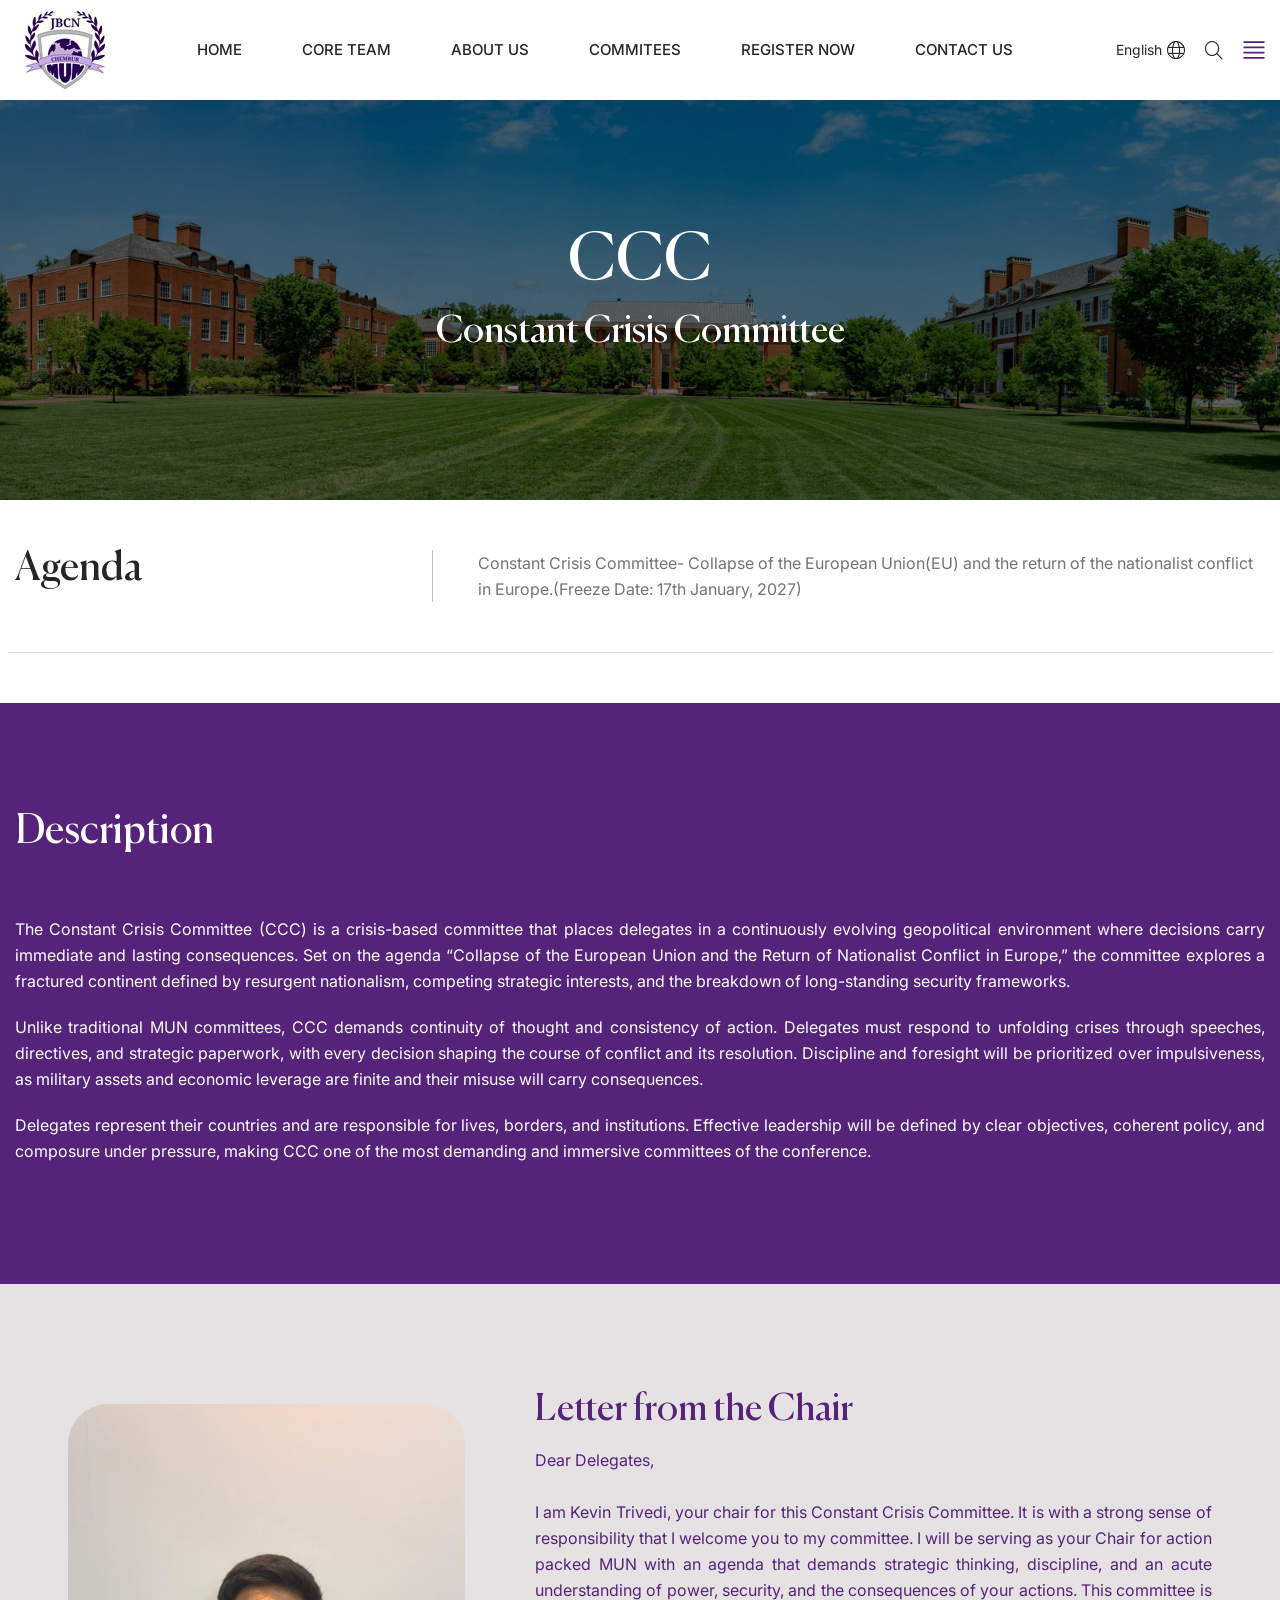
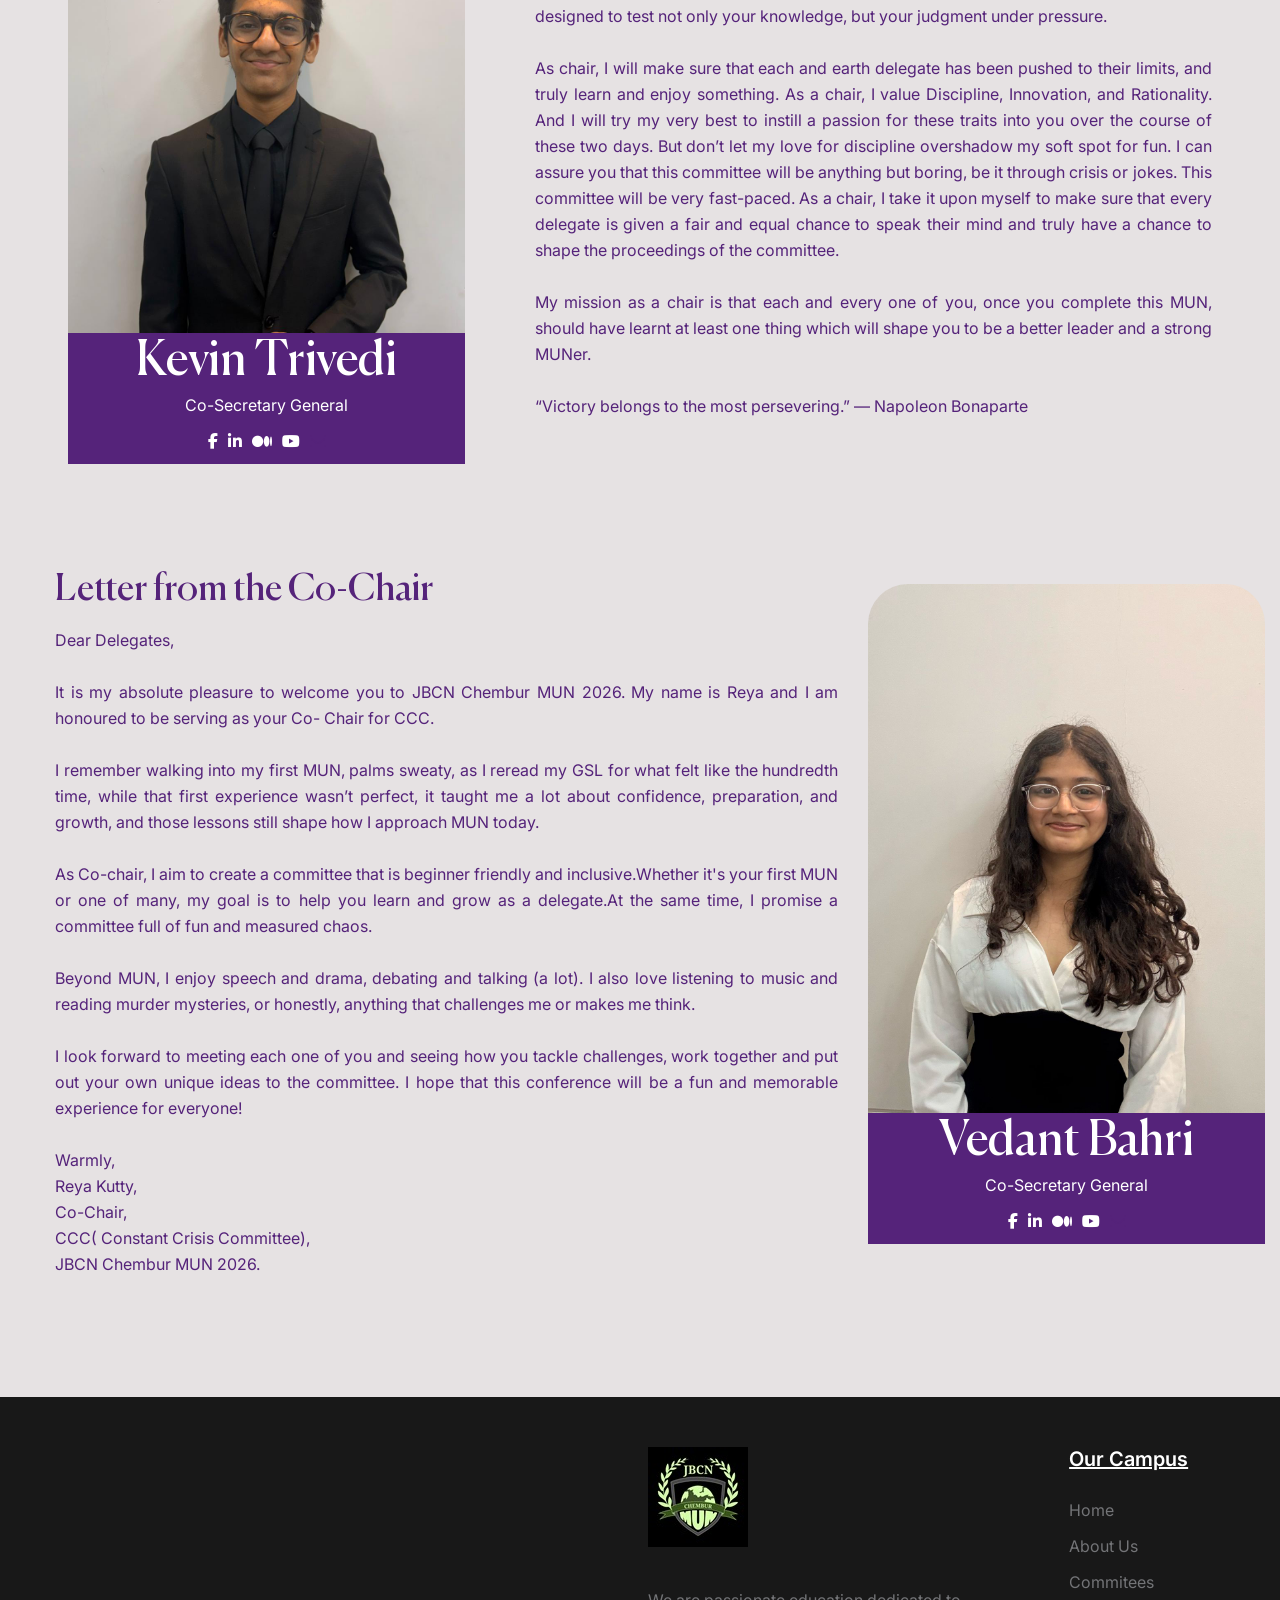
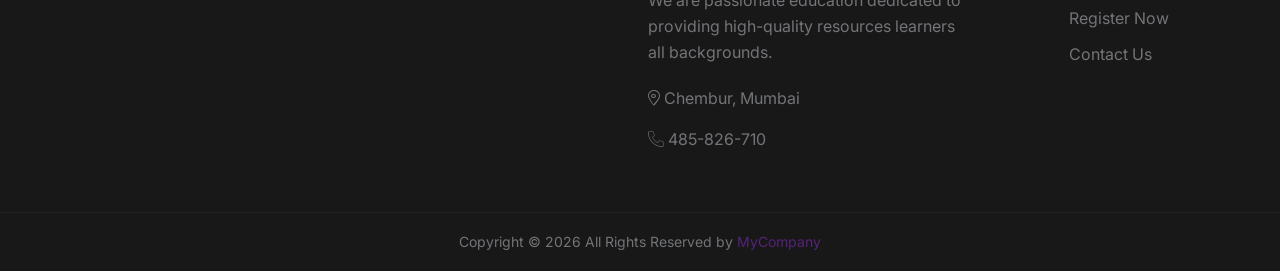
<file: committeess.html>
<!DOCTYPE html>
<html lang="en">

<!-- Added by HTTrack -->
<meta http-equiv="content-type" content="text/html;charset=UTF-8" /><!-- /Added by HTTrack -->

<head>
    <meta charset="UTF-8">
    <meta name="viewport" content="width=device-width, initial-scale=1.0">
    <title>JBCN - About</title>
    <!-- <link rel="shortcut icon" type="image/x-icon" href="assets/images/fav.svg"> -->
    <!-- animate css -->
    <link rel="stylesheet" href="assets/css/plugins/animate.min.css">
    <!-- fontawesome 6.4.2 -->
    <link rel="stylesheet" href="assets/css/plugins/fontawesome.min.css">
    <!-- Reacthemes Icon Css -->
    <link rel="stylesheet" href="assets/fonts/css/rt_icon.css">
    <!-- bootstrap min css -->
    <link rel="stylesheet" href="assets/css/vendor/bootstrap.min.css">
    <!-- swiper Css 10.2.0 -->
    <link rel="stylesheet" href="assets/css/plugins/swiper.min.css">
    <!-- Bootstrap 5.0.2 -->
    <link rel="stylesheet" href="assets/css/vendor/magnific-popup.css">
    <!-- metismenu scss -->
    <link rel="stylesheet" href="assets/css/vendor/metismenu.css">
    <!-- nice select js -->
    <link rel="stylesheet" href="assets/css/plugins/nice-select.css">
    <link rel="stylesheet" href="assets/css/plugins/jquery-ui.css">
    <!-- custom style css -->
    <link rel="stylesheet" href="assets/css/style.css">

    <link rel="stylesheet" href="assets/css/counter-my.css">
    <link rel="stylesheet" href="assets/css/mystyle.css">

</head>


<body>
    <!-- header area start -->
    <header class="header header__sticky v__2">
        <div class="container">
            <div class="row">
                <div class="col-xl-12">
                    <div class="header__wrapper">
                        <div class="header__logo">
                            <a class='header__logo--link' href='index.html'>
                                <img class="maroon-to-pur" src="assets/images/logo.jpg" alt="JBCN">
                            </a>
                        </div>
                        <div class="header__menu">
                            <div class="navigation">
                                <nav class="navigation__menu">
                                    <ul>
                                        <li class="navigation__menu--item ">
                                            <a href="javascript:void(0);" class="navigation__menu--item__link">Home</a>
                                        </li>
                                        <li class="navigation__menu--item ">
                                            <a href="core-team.html" class="navigation__menu--item__link">Core Team</a>
                                        </li>

                                        <li class="navigation__menu--item ">
                                            <a href="about.html" class="navigation__menu--item__link">About
                                                Us</a>
                                        </li>
                                        <li class="navigation__menu--item">
                                            <a href="#" class="navigation__menu--item__link">Commitees</a>
                                        </li>
                                        <li class="navigation__menu--item ">
                                            <a href="#" class="navigation__menu--item__link">Register Now</a>
                                        </li>
                                        <li class="navigation__menu--item">
                                            <a class='navigation__menu--item__link' href='contact.html'>Contact Us</a>
                                        </li>
                                    </ul>
                                </nav>
                            </div>
                        </div>
                        <div class="header__right">
                            <div class="header__right--item">
                                <div id="langSwitcher" class="lang__trigger">
                                    <span class="selected__lang">English</span>
                                    <i class="fa-light fa-globe"></i>
                                    <div class="translate__lang">
                                        <ul>
                                            <li><a href="#" class="active">English</a></li>
                                            <li><a href="#">French</a></li>
                                            <li><a href="#">Spanish</a></li>
                                            <li><a href="#">Romanian</a></li>
                                        </ul>
                                    </div>
                                </div>
                                <div id="search-btn" class="search__trigger">
                                    <i class="fa-sharp fa-light fa-magnifying-glass"></i>
                                </div>
                                <div id="menu-btn" class="menu__trigger">
                                    <img class="maroon-to-purple" src="assets/images/icon/menu__bar.svg" alt="bar">
                                </div>
                            </div>
                        </div>
                    </div>
                </div>
            </div>
        </div>
    </header>
    <!-- header area end -->
    <!-- BREADCRUMB AREA -->
    <section class="rts-breadcrumb breadcrumb-height breadcumb-bg"
        style="background-image: url(assets/images/banner/breadcrumb.jpg);">
        <div class="container">
            <div class="row">
                <div class="col-12">
                    <div class="breadcrumb-content">
                        <ul class="d-none breadcrumb">
                            <li class="breadcrumb-item"><a href='index.html'>Home</a></li>
                            <li class="breadcrumb-item active" aria-current="page">about</li>
                        </ul>
                        <h1 class="section-title">CCC</h1>
                        <h4 class="section-title">Constant Crisis Committee</h4>
                    </div>
                </div>
            </div>
        </div>
    </section>
    <!-- BREADCRUMB AREA END -->

    <!-- about university -->
    <section class="rts-about-university new-section-padding pb-0">
        <div class="container">
            <div class="row">
                <div class="rts-section">
                    <div class="col-lg-4 col-md-5">
                        <h3 class="rts-section-title">Agenda</h3>
                    </div>
                    <div class="col-lg-8 col-md-7">
                        <p class="rts-section-description">
                            Constant Crisis Committee- Collapse of the European Union(EU) and the return of the
                            nationalist conflict in Europe.(Freeze Date: 17th January, 2027)
                        </p>
                    </div>
                </div>
            </div>

        </div>
    </section>
    <!-- about university end -->

    <!-- Description area -->
    <section class="rts-research-section mybg-primary rts-section-padding">
        <div class="container">
            <div class="row">
                <div class="rts-section">
                    <h3 class="rts-section-title pb-5 pb-md-5 mb-0 mb-md-5">
                        Description
                    </h3>
                    <p class="description">The Constant Crisis Committee (CCC) is a crisis-based committee that places
                        delegates in a continuously evolving geopolitical environment where decisions carry immediate
                        and lasting consequences. Set on the agenda “Collapse of the European Union and the Return of
                        Nationalist Conflict in Europe,” the committee explores a fractured continent defined by
                        resurgent nationalism, competing strategic interests, and the breakdown of long-standing
                        security frameworks.
                    </p>
                    <p class="description">Unlike traditional MUN committees, CCC demands continuity of thought and
                        consistency of action. Delegates must respond to unfolding crises through speeches, directives,
                        and strategic paperwork, with every decision shaping the course of conflict and its resolution.
                        Discipline and foresight will be prioritized over impulsiveness, as military assets and economic
                        leverage are finite and their misuse will carry consequences.
                    </p>
                    <p class="description">Delegates represent their countries and are responsible for lives, borders,
                        and institutions. Effective leadership will be defined by clear objectives, coherent policy, and
                        composure under pressure, making CCC one of the most demanding and immersive committees of the
                        conference.
                    </p>
                </div>
            </div>
        </div>
    </section>
    <!-- Description area end-->

    <!-- faculty directory -->
    <section class="rts-faculty-details mybg-secondary rts-section-padding">
        <div class="container">

            <!-- 2nd profile -->
            <div class="row sticky-coloum-wrap justify-content-sm-center g-5 mb-5 pb-5">
                <div class=" col-lg-4 col-md-10 col-sm-10 sticky-coloumitem">
                    <div class="faculty-member">
                        <div class="faculty-member__details rt-center ">
                            <div class="faculty-member__image mb-0">
                                <img class="rounded-top-40" src="assets/images/client/Chair of CCC(Kevin).jpg"
                                    alt="member image">
                            </div>
                            <div class="faculty-member__info mybg-primary">
                                <h2 class="mb-0">Kevin Trivedi</h2>
                                <div class="email-contact font-white">Co-Secretary General</div>
                                <div class="faculty-member__info--social font-white mb-0">
                                    <a href="#"><i class="fa-brands fa-facebook-f"></i></a>
                                    <a href="#"><i class="fa-brands fa-linkedin-in"></i></a>
                                    <a href="#"><i class="fa-brands fa-medium"></i></a>
                                    <a href="#"><i class="fa-brands fa-youtube"></i></a>
                                    <a href="mailto:kevin@email.edu" class="email-contact"><span><i
                                                class="fa-light fa-envelope"></i></span></a>
                                </div>
                            </div>
                        </div>
                    </div>
                </div>
                <div class="col-lg-7 col-md-10 col-sm-10">
                    <div class="member-info secondary-font-color-all">
                        <div class="member-info__details">
                            <div class="short-info">
                                <h4 class="rts-section-title mb--15">Letter from the Chair
                                </h4>
                                <!-- <span class="designation">Assistant Professor</span> -->
                                <p class="description">
                                    Dear Delegates,
                                    <br> <br>
                                    I am Kevin Trivedi, your chair for this Constant Crisis Committee. It is with a
                                    strong sense of responsibility that I welcome you to my committee. I will be serving
                                    as your Chair for action packed MUN with an agenda that demands strategic thinking,
                                    discipline, and an acute understanding of power, security, and the consequences of
                                    your actions. This committee is designed to test not only your knowledge, but your
                                    judgment under pressure.
                                    <br> <br>
                                    As chair, I will make sure that each and earth delegate has been pushed to their
                                    limits, and truly learn and enjoy something. As a chair, I value Discipline,
                                    Innovation, and Rationality. And I will try my very best to instill a passion for
                                    these traits into you over the course of these two days. But don’t let my love for
                                    discipline overshadow my soft spot for fun. I can assure you that this committee
                                    will be anything but boring, be it through crisis or jokes. This committee will be
                                    very fast-paced. As a chair, I take it upon myself to make sure that every delegate
                                    is given a fair and equal chance to speak their mind and truly have a chance to
                                    shape the proceedings of the committee.
                                    <br> <br>
                                    My mission as a chair is that each and every one of you, once you complete this MUN,
                                    should have learnt at least one thing which will shape you to be a better leader and
                                    a strong MUNer.
                                    <br> <br>
                                    “Victory belongs to the most persevering.” — Napoleon Bonaparte
                                    <br>

                                </p>
                            </div>
                        </div>
                    </div>
                </div>

            </div>
            <!-- 2nd profile End -->
            <!-- 3rd profile -->
            <div class="row sticky-coloum-wrap justify-content-sm-center g-5 mt-5 pt-5">
                <div class=" col-lg-4 col-md-10 col-sm-10 sticky-coloumitem order-1 order-md-2">
                    <div class="faculty-member">
                        <div class="faculty-member__details rt-center ">
                            <div class="faculty-member__image mb-0">
                                <img class="rounded-top-40" src="assets/images/client/Co chair of CCC.jpg"
                                    alt="member image">
                            </div>
                            <div class="faculty-member__info mybg-primary">
                                <h2 class="mb-0">Vedant Bahri</h2>
                                <div class="email-contact font-white">Co-Secretary General</div>
                                <div class="faculty-member__info--social font-white mb-0">
                                    <a href="#"><i class="fa-brands fa-facebook-f"></i></a>
                                    <a href="#"><i class="fa-brands fa-linkedin-in"></i></a>
                                    <a href="#"><i class="fa-brands fa-medium"></i></a>
                                    <a href="#"><i class="fa-brands fa-youtube"></i></a>
                                    <a href="mailto:kevin@email.edu" class="email-contact"><span><i
                                                class="fa-light fa-envelope"></i></span></a>
                                </div>
                            </div>
                        </div>
                    </div>
                </div>
                <div class="col-lg-8 col-md-10 col-sm-10 order-2 order-md-1">
                    <div class="member-info secondary-font-color-all">
                        <div class="member-info__details">
                            <div class="short-info">
                                <h4 class="rts-section-title mb--15">Letter from the Co-Chair
                                </h4>
                                <!-- <span class="designation">Assistant Professor</span> -->
                                <p class="description">
                                    Dear Delegates,
                                    <br> <br>
                                    It is my absolute pleasure to welcome you to JBCN Chembur MUN 2026. My name is Reya
                                    and I am honoured to be serving as your Co- Chair for CCC.
                                    <br> <br>
                                    I remember walking into my first MUN, palms sweaty, as I reread my GSL for what felt
                                    like the hundredth time, while that first experience wasn’t perfect, it taught me a
                                    lot about confidence, preparation, and growth, and those lessons still shape how I
                                    approach MUN today.

                                    <br> <br>
                                    As Co-chair, I aim to create a committee that is beginner friendly and
                                    inclusive.Whether it's your first MUN or one of many, my goal is to help you learn
                                    and grow as a delegate.At the same time, I promise a committee full of fun and
                                    measured chaos.
                                    <br> <br>
                                    Beyond MUN, I enjoy speech and drama, debating and talking (a lot). I also love
                                    listening to music and reading murder mysteries, or honestly, anything that
                                    challenges me or makes me think.
                                    <br> <br>
                                    I look forward to meeting each one of you and seeing how you tackle challenges, work
                                    together and put out your own unique ideas to the committee. I hope that this
                                    conference will be a fun and memorable experience for everyone!
                                    <br><br>
                                    Warmly,<br>
                                    Reya Kutty,<br>
                                    Co-Chair,<br>
                                    CCC( Constant Crisis Committee),<br>
                                    JBCN Chembur MUN 2026.

                                </p>
                            </div>
                        </div>
                    </div>
                </div>

            </div>
            <!-- 3rd profile End -->

        </div>
    </section>
    <!-- faculty directory end -->

    <!-- footer start -->
    <footer class="rts-footer rts-footer-padding v_2">
        <div class="container">
            <div class="row gy-5 gy-lg-0">
                <div class="col-lg-6 col-md-6 col-sm-6">
                    <div class="container">
                        <div class="row">
                            <div class="col-10">
                                <div class="event-location-map">
                                    <iframe class="event-location-map-iframe" height="240px"
                                        src="https://www.google.com/maps/embed?pb=!1m14!1m12!1m3!1d14602.288851207937!2d90.47855065!3d23.798243149999998!2m3!1f0!2f0!3f0!3m2!1i1024!2i768!4f13.1!5e0!3m2!1sen!2sbd!4v1663151706353!5m2!1sen!2sbd"
                                        style="border:0;" allowfullscreen="" loading="lazy"
                                        referrerpolicy="no-referrer-when-downgrade"></iframe>
                                </div>
                            </div>
                        </div>
                    </div>
                </div>
                <div class="col-lg-4 col-md-6 col-sm-3">
                    <div class="rts-footer-widget w-320">
                        <a class='d-block rts-footer-logo mb--40' href='index.html'>
                            <img style="filter: invert(1);" src="assets/images/logo.jpg" alt="JBCN">
                        </a>
                        <p>
                            We are passionate education dedicated to providing high-quality
                            resources learners all backgrounds.
                        </p>
                        <div class="rts-contact-link">
                            <a href="mailto:contact@reacthemes.com"><i class="fa-sharp fa-light fa-location-dot"></i>
                                Chembur, Mumbai </a>
                            <a href="callto:121"><i class="fa-thin fa-phone"></i> 485-826-710</a>
                        </div>
                    </div>
                </div>
                <div class="col-lg-2 col-md-6 col-sm-3">
                    <div class="rts-footer-widget ">
                        <h6 class="rt-semi">Our Campus</h6>
                        <div class="rts-footer-menu">
                            <ul>
                                <li><a href='#'>Home</a></li>
                                <li><a href='#'>About Us</a></li>
                                <li><a href='#'>Commitees</a></li>
                                <li><a href="#">Register Now</a></li>
                                <li><a href='#'>Contact Us</a></li>
                            </ul>
                        </div>
                    </div>
                </div>
            </div>
        </div>
    </footer>
    <div class="rts-footer-copy-right v_1">
        <div class="container">
            <div class="row">
                <div class="rt-center">
                    <p class="--p-xs">Copyright &copy; <span id="year"></span> All Rights Reserved by <a
                            href="#">MyCompany</a></p>
                </div>
            </div>
        </div>
    </div>
    <!-- footer end -->
    <!-- offcanvase menu -->
    <!-- header style two -->
    <div id="side-bar" class="side-bar">
        <button class="close-icon-menu"><i class="far fa-times"></i></button>
        <!-- inner menu area desktop start -->
        <div class="inner-main-wrapper-desk">
            <div class="thumbnail">
                <img class="maroon-to-" src="assets/images/logo.jpg" alt="JBCN">
            </div>
            <div class="inner-content">
                <p class="disc">
                    Experience the world of international diplomacy and global problem-solving at the prestigious JBCN
                    Chembur
                </p>
                <!-- offcanvase banner -->
                <div class="offcanvase__banner mt--50">
                    <div class="offcanvase__banner--content">
                        <img src="assets/images/offcanvase.jpg" alt="offcanvase">
                        <a class='rts-theme-btn' href='admission.html'>Apply Now</a>
                    </div>
                </div>
                <div class="offcanvase__info">
                    <div class="offcanvase__info--content">
                        <a href="callto:+61485826710"><span><i class="fa-sharp fa-light fa-phone"></i></span>+(61)
                            485-826-710</a>
                        <a href="#"><span><i class="fa-sharp fa-light fa-location-dot"></i></span>Chembur, Mumbai</a>
                        <div class="offcanvase__info--content--social">
                            <p class="title">Follow Us:</p>
                            <div class="social__links">
                                <a href="#"><i class="fa-brands fa-facebook"></i></a>
                                <a href="#"><i class="fa-brands fa-instagram"></i></a>
                                <a href="#"><i class="fa-brands fa-linkedin"></i></a>
                                <a href="#"><i class="fa-brands fa-youtube"></i></a>
                            </div>
                        </div>
                    </div>
                </div>
            </div>
        </div>
        <!-- mobile menu area start -->
        <div class="mobile-menu-main">
            <nav class="nav-main mainmenu-nav mt--30">
                <ul class="mainmenu metismenu" id="mobile-menu-active">

                    <li class="has-droupdown">
                        <a href="#" class="main">Home</a>
                    </li>
                    <li class="has-droupdown">
                        <a href="#" class="main">About Us</a>
                    </li>
                    <li class="has-droupdown">
                        <a href="#" class="main">Commitees</a>
                    </li>

                    <li class="has-droupdown">
                        <a href="#" class="main">Register Now</a>
                    </li>
                    <li class="has-droupdown">
                        <a href="#" class="main">Contact Us</a>
                    </li>
                </ul>
            </nav>

            <div class="offcanvase__info--content mt--30">
                <a href="callto:+61485826710"><span><i class="fa-sharp fa-light fa-phone"></i></span>+(61)
                    485-826-710</a>
                <a href="#"><span><i class="fa-sharp fa-light fa-location-dot"></i></span>Chembur, Mumbai</a>
                <div class="offcanvase__info--content--social">
                    <p class="title">Follow Us:</p>
                    <div class="social__links">
                        <a href="#"><i class="fa-brands fa-facebook"></i></a>
                        <a href="#"><i class="fa-brands fa-instagram"></i></a>
                        <a href="#"><i class="fa-brands fa-linkedin"></i></a>
                        <a href="#"><i class="fa-brands fa-youtube"></i></a>
                    </div>
                </div>
            </div>
        </div>
        <!-- mobile menu area end -->
    </div>
    <!-- header style two End -->

    <div class="search-input-area">
        <div class="container">
            <div class="search-input-inner">
                <div class="input-div">
                    <input class="search-input autocomplete ui-autocomplete-input" type="text"
                        placeholder="Search by keyword or #" autocomplete="off">
                    <button><i class="far fa-search"></i></button>
                </div>
            </div>
        </div>
        <div id="close" class="search-close-icon"><i class="far fa-times"></i></div>
    </div>
    <!-- rts backto top start -->
    <div class="progress-wrap">
        <svg class="progress-circle svg-content" width="100%" height="100%" viewBox="-1 -1 102 102">
            <path d="M50,1 a49,49 0 0,1 0,98 a49,49 0 0,1 0,-98"
                style="transition: stroke-dashoffset 10ms linear 0s; stroke-dasharray: 307.919, 307.919; stroke-dashoffset: 307.919;">
            </path>
        </svg>
    </div>
    <!-- rts back to top end -->
    <div id="anywhere-home" class="">
    </div>

    <script>
        //========== TIMER ============= //
        // TIMER //

        function startCountdown(targetDate, daysId, hoursId, minutesId, secondsId) {
            var countdownFunction = setInterval(function () {
                var now = new Date().getTime();
                var distance = targetDate - now;

                var days = Math.floor(distance / (1000 * 60 * 60 * 24));
                var hours = Math.floor((distance % (1000 * 60 * 60 * 24)) / (1000 * 60 * 60));
                var minutes = Math.floor((distance % (1000 * 60 * 60)) / (1000 * 60));
                var seconds = Math.floor((distance % (1000 * 60)) / 1000);

                document.getElementById(daysId).innerHTML = days + " <span>DAYS</span>";
                document.getElementById(hoursId).innerHTML = hours + " <span>Hours</span>";
                document.getElementById(minutesId).innerHTML = minutes + " <span>Minutes</span>";
                document.getElementById(secondsId).innerHTML = seconds + " <span>Seconds</span>";

                if (distance < 0) {
                    clearInterval(countdownFunction);
                    document.getElementById(daysId).innerHTML = "00";
                    document.getElementById(hoursId).innerHTML = "00";
                    document.getElementById(minutesId).innerHTML = "00";
                    document.getElementById(secondsId).innerHTML = "00";
                    alert("Countdown Ended");
                }
            }, 1000);
        }

        var targetDate = new Date();
        targetDate.setDate(targetDate.getDate() + 32);
        targetDate.setHours(targetDate.getHours() + 22);
        targetDate.setMinutes(targetDate.getMinutes() + 18);
        targetDate.setSeconds(targetDate.getSeconds() + 44);

        startCountdown(targetDate, "days", "hours", "minutes", "seconds");
        startCountdown(targetDate, "days1", "hours1", "minutes1", "seconds1");

    </script>


    <!-- scripts -->
    <!-- jquery js -->
    <script src="assets/js/vendor/jquery.min.js"></script>
    <!-- bootstrap 5.0.2 -->
    <script src="assets/js/plugins/bootstrap.min.js"></script>
    <!-- jquery ui js -->
    <script src="assets/js/vendor/jquery-ui.js"></script>
    <!-- wow js -->
    <script src="assets/js/vendor/waw.js"></script>
    <!-- mobile menu -->
    <script src="assets/js/vendor/metismenu.js"></script>
    <!-- magnific popup -->
    <script src="assets/js/vendor/magnifying-popup.js"></script>
    <!-- swiper JS 10.2.0 -->
    <script src="assets/js/plugins/swiper.js"></script>
    <!-- counterup -->
    <script src="assets/js/plugins/counterup.js"></script>
    <script src="assets/js/vendor/waypoint.js"></script>
    <script src="assets/js/plugins/jarallax.min.js"></script>
    <!-- isotop mesonary -->
    <script src="assets/js/plugins/isotop.js"></script>
    <script src="assets/js/plugins/imagesloaded.pkgd.min.js"></script>
    <script src="assets/js/plugins/sticky-sidebar.js"></script>
    <script src="assets/js/plugins/resize-sensor.js"></script>
    <script src="assets/js/plugins/twinmax.js"></script>
    <!-- dymanic Contact Form -->
    <script src="assets/js/plugins/contact.form.js"></script>
    <script src="assets/js/plugins/nice-select.min.js"></script>
    <!-- main Js -->
    <script src="assets/js/main.js"></script>

</body>

</html>
</file>
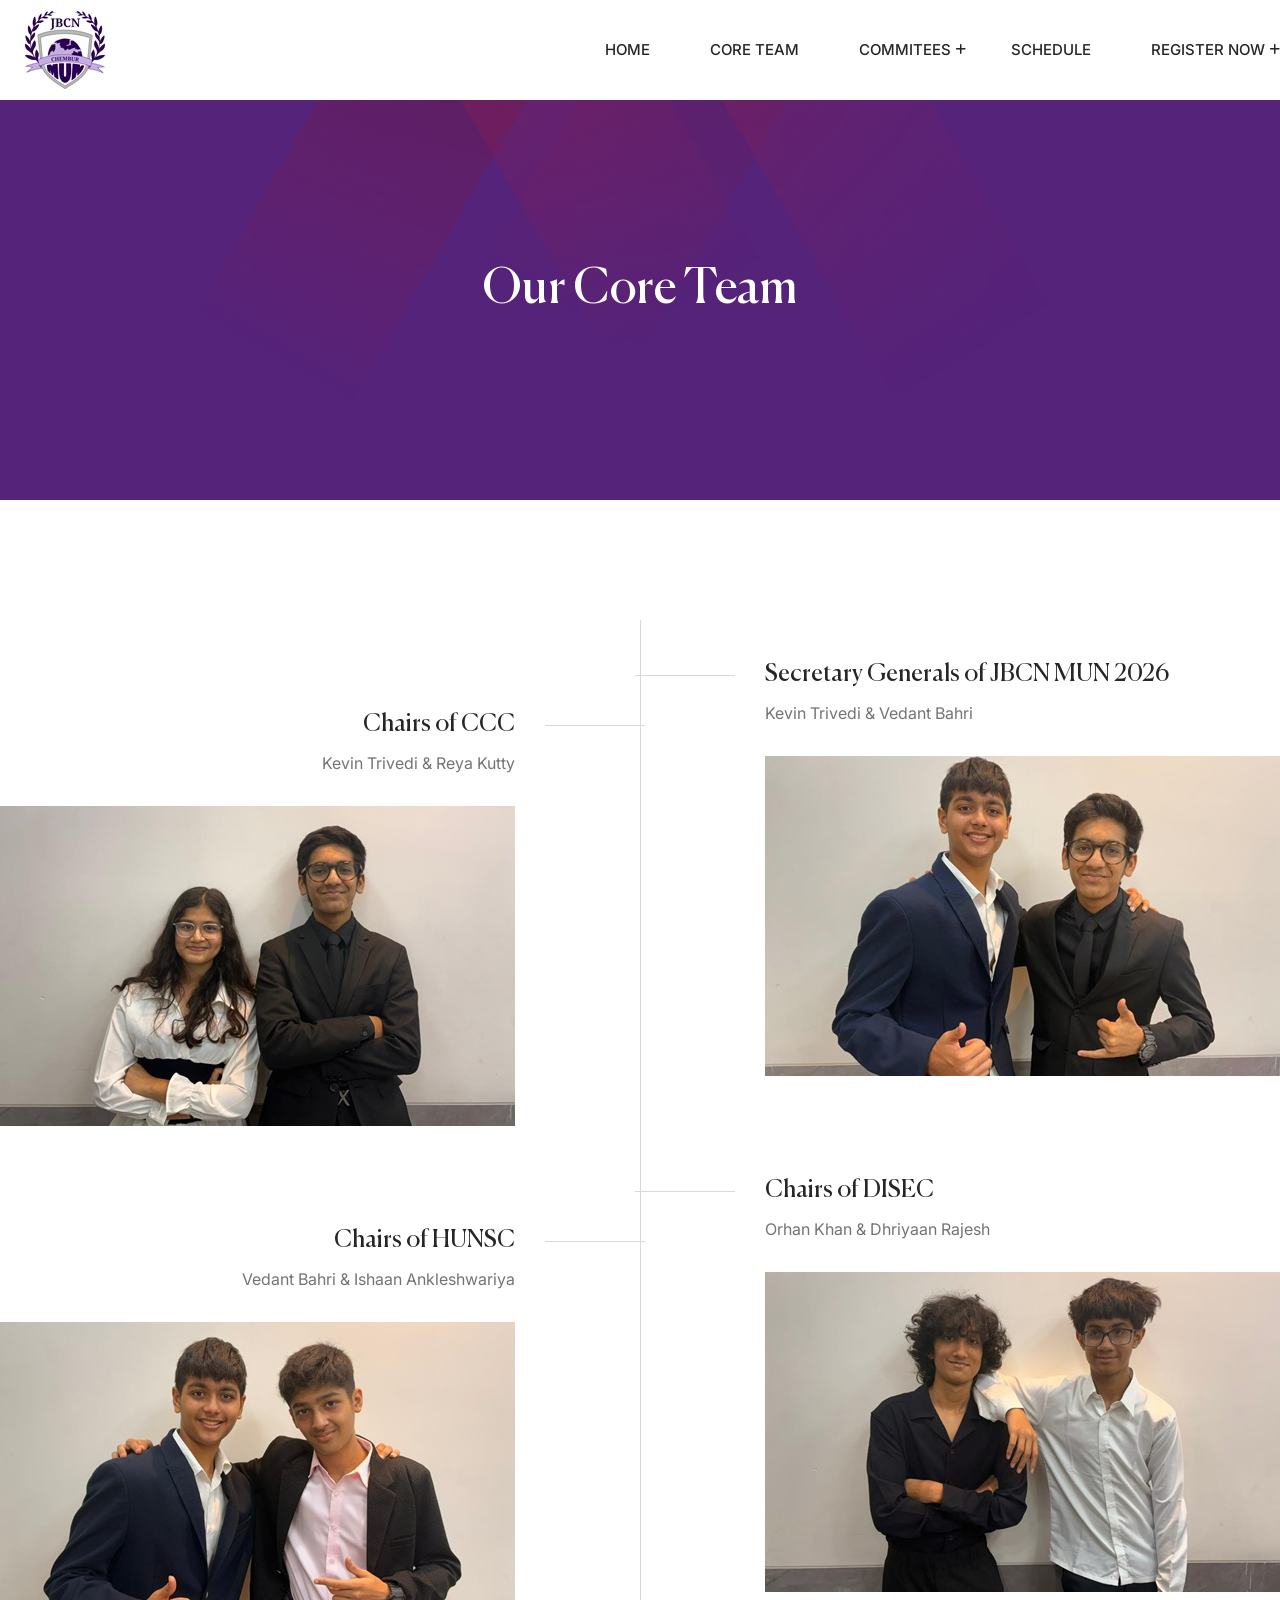
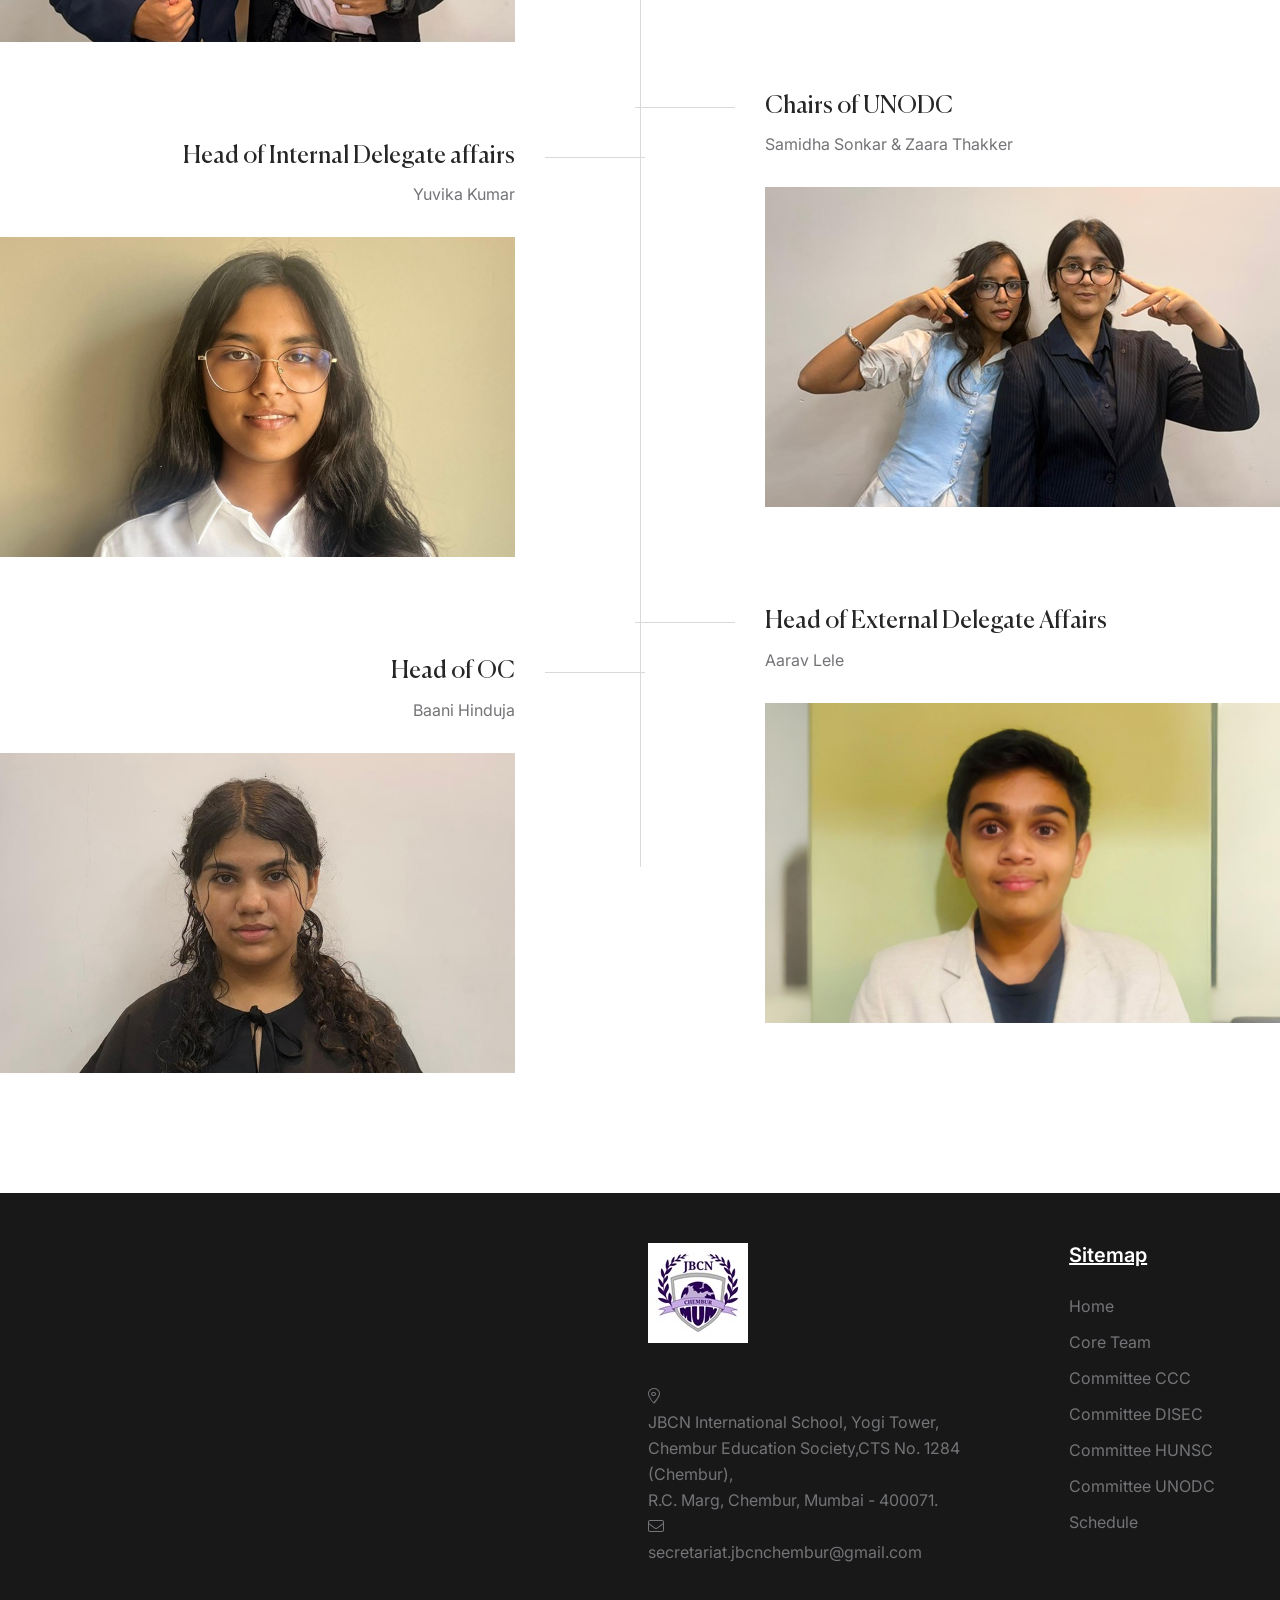
<file: core-team.html>
<!DOCTYPE html>
<html lang="en">

<!-- Added by HTTrack -->
<meta http-equiv="content-type" content="text/html;charset=UTF-8" /><!-- /Added by HTTrack -->

<head>
    <meta charset="UTF-8">
    <meta name="viewport" content="width=device-width, initial-scale=1.0">
    <title>JBCN - Core Team</title>
    <!-- <link rel="shortcut icon" type="image/x-icon" href="assets/images/fav.svg"> -->
    <!-- animate css -->
    <link rel="stylesheet" href="assets/css/plugins/animate.min.css">
    <!-- fontawesome 6.4.2 -->
    <link rel="stylesheet" href="assets/css/plugins/fontawesome.min.css">
    <!-- Reacthemes Icon Css -->
    <link rel="stylesheet" href="assets/fonts/css/rt_icon.css">
    <!-- bootstrap min css -->
    <link rel="stylesheet" href="assets/css/vendor/bootstrap.min.css">
    <!-- swiper Css 10.2.0 -->
    <link rel="stylesheet" href="assets/css/plugins/swiper.min.css">
    <!-- Bootstrap 5.0.2 -->
    <link rel="stylesheet" href="assets/css/vendor/magnific-popup.css">
    <!-- metismenu scss -->
    <link rel="stylesheet" href="assets/css/vendor/metismenu.css">
    <!-- nice select js -->
    <link rel="stylesheet" href="assets/css/plugins/nice-select.css">
    <link rel="stylesheet" href="assets/css/plugins/jquery-ui.css">
    <!-- custom style css -->
    <link rel="stylesheet" href="assets/css/style.css">

    <link rel="stylesheet" href="assets/css/counter-my.css">
    <link rel="stylesheet" href="assets/css/mystyle.css">

</head>


<body>
    <!-- header area start -->
    <header class="header header__sticky v__2">
        <div class="container">
            <div class="row">
                <div class="col-xl-12">
                    <div class="header__wrapper">
                        <div class="header__logo">
                            <a class='header__logo--link' href='index.html'>
                                <img class="maroon-to-pur" src="assets/images/logo.jpg" alt="JBCN">
                            </a>
                        </div>
                        <div class="header__menu">
                            <div class="navigation">
                                <nav class="navigation__menu">
                                    <ul>
                                        <li class="navigation__menu--item ">
                                            <a href="index.html" class="navigation__menu--item__link">Home</a>
                                        </li>
                                        <li class="navigation__menu--item ">
                                            <a href="core-team.html" class="navigation__menu--item__link">Core Team</a>
                                        </li>
                                        <li class="navigation__menu--item has-child has-arrow">
                                            <a href="javascript:void(0);"
                                                class="navigation__menu--item__link">Commitees</a>
                                            <ul class="submenu sub__style">
                                                <li><a href='committee-ccc.html'>CCC</a></li>
                                                <li><a href='committee-DISEC.html'>DISEC</a></li>
                                                <li><a href='committee-HUNSC.html'>HUNSC</a></li>
                                                <li><a href='committee-UNODC.html'>UNODC</a></li>
                                            </ul>
                                        </li>
                                        <li class="navigation__menu--item ">
                                            <a href="schedule.html" class="navigation__menu--item__link">Schedule</a>
                                        </li>
                                        <li class="navigation__menu--item has-child has-arrow">
                                            <a href="javascript:void(0);" class="navigation__menu--item__link">Register Now</a>
                                            <ul class="submenu sub__style">
                                                <li><a target="_blank" href='https://docs.google.com/forms/d/e/1FAIpQLSd35devoE5m8R4L3_0zRpZ2CYrtvK__Ax5nof7Xc0LGTSrwgQ/viewform'>JBCN Chembur Delegate</a></li>
                                                <li><a target="_blank" href='https://docs.google.com/forms/d/e/1FAIpQLSfZt_wfR5RqWt8KAT-GtGKbq_522s6QFkSqDrXmD2yFKL-ycg/viewform?usp=header'>External Delegate</a></li>
                                            </ul>
                                        </li>
                                    </ul>
                                </nav>
                            </div>
                        </div>
                        <div class="header__right  d-block d-lg-none">
                            
                            <div class="header__right--item">
                                <div id="menu-btn" class="menu__trigger">
                                    <img class="maroon-to-purple" src="assets/images/icon/menu__bar.svg" alt="bar">
                                </div>
                            </div>
                        </div>
                    </div>
                </div>
            </div>
        </div>
    </header>
    <!-- header area end -->
    <!-- BREADCRUMB AREA -->
    <section class="rts-breadcrumb breadcrumb-height breadcumb-bg mybg-primary banner-bg-before">
        <div class="container">
            <div class="row">
                <div class="col-12">
                    <div class="breadcrumb-content">
                        <ul class="d-none breadcrumb">
                            <li class="breadcrumb-item"><a href='index.html'>Home</a></li>
                            <li class="breadcrumb-item active" aria-current="page">about</li>
                        </ul>
                        <h2 class="section-title">Our Core Team</h2>
                    </div>
                </div>
            </div>
        </div>
    </section>
    <!-- BREADCRUMB AREA END -->

    <!-- mission -->
    <section class="rts-mission rts-section-padding">
        <div class="container">
            <div class="d-none row justify-content-center rt-center">
                <div class="rts-section mb--50">
                    <h2 class="rts-section-title">Mission and Values</h2>
                </div>
            </div>
            <!-- mission -->
            <div class="row">
                <div class="col-lg-12">
                    <div class="rts-timeline-section">
                        <div class="rts-timeline-content">
                            <div class="left-side">
                                <div class="single-timeline-item">
                                    <h5 class="timeline-title">Chairs of CCC</h5>
                                    <p> Kevin Trivedi & Reya Kutty
                                    </p>
                                    <img class="w--520px" src="assets/images/client/kev-tri.jpg" alt="">
                                </div>
                                <div class="single-timeline-item">
                                    <h5 class="timeline-title">Chairs of HUNSC</h5>
                                    <p> Vedant Bahri & Ishaan Ankleshwariya
                                    </p>
                                    <img class="w--520px" src="assets/images/client/ved-ish.jpg" alt="">
                                </div>
                                <div class="single-timeline-item">
                                    <h5 class="timeline-title">Head of Internal Delegate affairs</h5>
                                    <p> Yuvika Kumar
                                    </p>
                                    <img class="w--520px" src="assets/images/client/Head of Internal Delegate affairs.jpeg" alt="">
                                </div>
                                <div class="single-timeline-item">
                                    <h5 class="timeline-title">Head of OC</h5>
                                    <p> Baani Hinduja
                                    </p>
                                    <img class="w--520px" src="assets/images/client/Head of OC.jpeg" alt="">
                                </div>
                            </div>
                            <div class="separator">
                            </div>
                            <div class="right-side">
                                <div class="single-timeline-item">
                                    <h5 class="timeline-title">Secretary Generals of JBCN MUN 2026</h5>
                                    <p> Kevin Trivedi & Vedant Bahri
                                    </p>
                                    <img class="w--520px" src="assets/images/client/kev-ved.jpg" alt="">
                                </div>
                                <div class="single-timeline-item">
                                    <h5 class="timeline-title">Chairs of DISEC</h5>
                                    <p> Orhan Khan & Dhriyaan Rajesh
                                    </p>
                                    <img class="w--520px" src="assets/images/client/Orh-Dhr.jpg" alt="">
                                </div>
                                <div class="single-timeline-item">
                                    <h5 class="timeline-title">Chairs of UNODC</h5>
                                    <p> Samidha Sonkar & Zaara Thakker
                                    </p>
                                    <img class="w--520px" src="assets/images/client/sam-zaa.jpg" alt="">
                                </div>
                                <div class="single-timeline-item">
                                    <h5 class="timeline-title">Head of External Delegate Affairs</h5>
                                    <p> Aarav Lele
                                    </p>
                                    <img class="w--520px" src="assets/images/client/headofExt.jpg" alt="">
                                </div>
                            </div>
                        </div>
                    </div>
                </div>
            </div>
        </div>
    </section>
    <!-- mission end-->

    <!-- footer start -->
    <footer class="rts-footer rts-footer-padding v_2">
        <div class="container">
            <div class="row gy-5 gy-lg-0">
                <div class="col-lg-6 col-md-6 col-sm-6">
                    <div class="container">
                        <div class="row">
                            <div class="col-10">
                                <div class="event-location-map">
                                    <iframe class="event-location-map-iframe" height="240px"
                                        src="https://www.google.com/maps/embed?pb=!1m18!1m12!1m3!1d3771.193483378167!2d72.896017!3d19.0552289!2m3!1f0!2f0!3f0!3m2!1i1024!2i768!4f13.1!3m3!1m2!1s0x3be7c9a6647c42e7%3A0x6c0e4e84b9d1332c!2sJBCN%20International%20School%20Chembur%2C%20Mumbai!5e0!3m2!1sen!2sin!4v1766840228916!5m2!1sen!2sin"
                                        style="border:0;" allowfullscreen="" loading="lazy"
                                        referrerpolicy="no-referrer-when-downgrade"></iframe>
                                </div>
                            </div>
                        </div>
                    </div>
                </div>
                <div class="col-lg-4 col-md-6 col-sm-3">
                    <div class="rts-footer-widget w-320">
                        <a class='d-block rts-footer-logo mb--40' href='index.html'>
                            <img src="assets/images/logo.jpg" alt="JBCN">
                        </a>
                        
                        <div class="rts-contact-link">
                            <a href="mailto:contact@reacthemes.com"><i class="fa-sharp fa-light fa-location-dot"></i>
                                <br>JBCN International School, Yogi Tower, Chembur Education Society,CTS No. 1284 (Chembur),  
                                <br>R.C. Marg, Chembur, Mumbai - 400071. </a>
                        </div>
			<div class="rts-contact-link">
                            <a href="mailto:secretariat.jbcnchembur@gmail.com"><i class="fa-sharp fa-light fa-envelope"></i>
                                <br>secretariat.jbcnchembur@gmail.com</a>

                        </div>
                    </div>
                </div>
                <div class="col-lg-2 col-md-6 col-sm-3">
                    <div class="rts-footer-widget ">
                        <h6 class="rt-semi">Sitemap</h6>
                        <div class="rts-footer-menu">
                            <ul>
                                <li><a href='index.html'>Home</a></li>
                                <li><a href='core-team.html'>Core Team</a></li>
                                <li><a href="committee-ccc.html">Committee CCC</a></li>
                                <li><a href="committee-DISEC.html">Committee DISEC</a></li>
                                <li><a href="committee-HUNSC.html">Committee HUNSC</a></li>
                                <li><a href="committee-UNODC.html">Committee UNODC</a></li>
                                <li><a href="schedule.html">Schedule</a></li>
                            </ul>
                        </div>
                    </div>
                </div>
            </div>
        </div>
    </footer>
    <div class="d-none rts-footer-copy-right v_1">
        <div class="container">
            <div class="row">
                <div class="rt-center">
                    <p class="--p-xs">Copyright &copy; <span id="year"></span> All Rights Reserved by <a
                            href="#">MyCompany</a></p>
                </div>
            </div>
        </div>
    </div>
    <!-- footer end -->
    <!-- offcanvase menu -->
    <!-- header style two -->
    <div id="side-bar" class="side-bar">
        <button class="close-icon-menu"><i class="far fa-times"></i></button>
        <!-- inner menu area desktop start -->
        <div class="inner-main-wrapper-desk">
            <div class="thumbnail">
                <img class="maroon-to-" src="assets/images/logo.jpg" alt="JBCN">
            </div>
            <div class="inner-content">
                <p class="disc">
                    Experience the world of international diplomacy and global problem-solving at the prestigious JBCN
                    Chembur
                </p>
                <!-- offcanvase banner -->
                <div class="offcanvase__banner mt--50">
                    <div class="offcanvase__banner--content">
                        <img src="assets/images/offcanvase.jpg" alt="offcanvase">
                        <a class='rts-theme-btn' href='admission.html'>Apply Now</a>
                    </div>
                </div>
                <div class="offcanvase__info">
                    <div class="offcanvase__info--content">
                        <a href="callto:+61485826710"><span><i class="fa-sharp fa-light fa-phone"></i></span>+(61)
                            485-826-710</a>
                        <a href="#"><span><i class="fa-sharp fa-light fa-location-dot"></i></span>Chembur, Mumbai</a>
                        <div class="offcanvase__info--content--social">
                            <p class="title">Follow Us:</p>
                            <div class="social__links">
                                <a class="d-none" href="#"><i class="fa-brands fa-facebook"></i></a>
                                <a href="https://www.instagram.com/jbcnchemburmun"><i class="fa-brands fa-instagram"></i></a>
                                <a class="d-none" href="#"><i class="fa-brands fa-linkedin"></i></a>
                                <a class="d-none" href="#"><i class="fa-brands fa-youtube"></i></a>
                            </div>
                        </div>
                    </div>
                </div>
            </div>
        </div>
        <!-- mobile menu area start -->
        <div class="mobile-menu-main">
            <nav class="nav-main mainmenu-nav mt--30">
                <ul class="mainmenu metismenu" id="mobile-menu-active">

                    <li class="has-droupdown">
                        <a href="index.html" class="main">Home</a>
                    </li>
                    <li class="has-droupdown">
                        <a href="core-team.html" class="main">Core Team</a>
                    </li>
                    <li class="has-droupdown">
                        <a href="committee-ccc.html" class="main">Committee CCC</a>
                    </li>
                    <li class="has-droupdown">
                        <a href="committee-DISEC.html" class="main">Committee DISEC</a>
                    </li>
                    <li class="has-droupdown">
                        <a href="committee-HUNSC.html" class="main">Committee HUNSC</a>
                    </li>
                    <li class="has-droupdown">
                        <a href="committee-UNODC.html" class="main">Committee UNODC</a>
                    </li>
                    <li class="has-droupdown">
                        <a href="schedule.html" class="main">Schedule</a>
                    </li>
                </ul>
            </nav>

            <div class="offcanvase__info--content mt--30">
                <a href="mailto:secretariat.jbcnchembur@gmail.com"><span><i class="fa-sharp fa-light fa-envelope"></i></span>secretariat.jbcnchembur@gmail.com</a>
                <a href="#"><span><i class="fa-sharp fa-light fa-location-dot"></i></span>Chembur, Mumbai</a>
                <div class="offcanvase__info--content--social">
                    <p class="title">Follow Us:</p>
                    <div class="social__links">
                        <a class="d-none" href="#"><i class="fa-brands fa-facebook"></i></a>
                        <a href="https://www.instagram.com/jbcnchemburmun"><i class="fa-brands fa-instagram"></i></a>
                        <a class="d-none" href="#"><i class="fa-brands fa-linkedin"></i></a>
                        <a class="d-none" href="#"><i class="fa-brands fa-youtube"></i></a>
                    </div>
                </div>
            </div>
        </div>
        <!-- mobile menu area end -->
    </div>
    <!-- header style two End -->

    <div class="search-input-area">
        <div class="container">
            <div class="search-input-inner">
                <div class="input-div">
                    <input class="search-input autocomplete ui-autocomplete-input" type="text"
                        placeholder="Search by keyword or #" autocomplete="off">
                    <button><i class="far fa-search"></i></button>
                </div>
            </div>
        </div>
        <div id="close" class="search-close-icon"><i class="far fa-times"></i></div>
    </div>
    <!-- rts backto top start -->
    <div class="progress-wrap">
        <svg class="progress-circle svg-content" width="100%" height="100%" viewBox="-1 -1 102 102">
            <path d="M50,1 a49,49 0 0,1 0,98 a49,49 0 0,1 0,-98"
                style="transition: stroke-dashoffset 10ms linear 0s; stroke-dasharray: 307.919, 307.919; stroke-dashoffset: 307.919;">
            </path>
        </svg>
    </div>
    <!-- rts back to top end -->
    <div id="anywhere-home" class="">
    </div>

    <script>
        //========== TIMER ============= //
        // TIMER //

        function startCountdown(targetDate, daysId, hoursId, minutesId, secondsId) {
            var countdownFunction = setInterval(function () {
                var now = new Date().getTime();
                var distance = targetDate - now;

                var days = Math.floor(distance / (1000 * 60 * 60 * 24));
                var hours = Math.floor((distance % (1000 * 60 * 60 * 24)) / (1000 * 60 * 60));
                var minutes = Math.floor((distance % (1000 * 60 * 60)) / (1000 * 60));
                var seconds = Math.floor((distance % (1000 * 60)) / 1000);

                document.getElementById(daysId).innerHTML = days + " <span>DAYS</span>";
                document.getElementById(hoursId).innerHTML = hours + " <span>Hours</span>";
                document.getElementById(minutesId).innerHTML = minutes + " <span>Minutes</span>";
                document.getElementById(secondsId).innerHTML = seconds + " <span>Seconds</span>";

                if (distance < 0) {
                    clearInterval(countdownFunction);
                    document.getElementById(daysId).innerHTML = "00";
                    document.getElementById(hoursId).innerHTML = "00";
                    document.getElementById(minutesId).innerHTML = "00";
                    document.getElementById(secondsId).innerHTML = "00";
                    alert("Countdown Ended");
                }
            }, 1000);
        }

        var targetDate = new Date();
        targetDate.setDate(targetDate.getDate() + 32);
        targetDate.setHours(targetDate.getHours() + 22);
        targetDate.setMinutes(targetDate.getMinutes() + 18);
        targetDate.setSeconds(targetDate.getSeconds() + 44);

        startCountdown(targetDate, "days", "hours", "minutes", "seconds");
        startCountdown(targetDate, "days1", "hours1", "minutes1", "seconds1");

    </script>


    <!-- scripts -->
    <!-- jquery js -->
    <script src="assets/js/vendor/jquery.min.js"></script>
    <!-- bootstrap 5.0.2 -->
    <script src="assets/js/plugins/bootstrap.min.js"></script>
    <!-- jquery ui js -->
    <script src="assets/js/vendor/jquery-ui.js"></script>
    <!-- wow js -->
    <script src="assets/js/vendor/waw.js"></script>
    <!-- mobile menu -->
    <script src="assets/js/vendor/metismenu.js"></script>
    <!-- magnific popup -->
    <script src="assets/js/vendor/magnifying-popup.js"></script>
    <!-- swiper JS 10.2.0 -->
    <script src="assets/js/plugins/swiper.js"></script>
    <!-- counterup -->
    <script src="assets/js/plugins/counterup.js"></script>
    <script src="assets/js/vendor/waypoint.js"></script>
    <script src="assets/js/plugins/jarallax.min.js"></script>
    <!-- isotop mesonary -->
    <script src="assets/js/plugins/isotop.js"></script>
    <script src="assets/js/plugins/imagesloaded.pkgd.min.js"></script>
    <script src="assets/js/plugins/sticky-sidebar.js"></script>
    <script src="assets/js/plugins/resize-sensor.js"></script>
    <script src="assets/js/plugins/twinmax.js"></script>
    <!-- dymanic Contact Form -->
    <script src="assets/js/plugins/contact.form.js"></script>
    <script src="assets/js/plugins/nice-select.min.js"></script>
    <!-- main Js -->
    <script src="assets/js/main.js"></script>

</body>

</html>
</file>
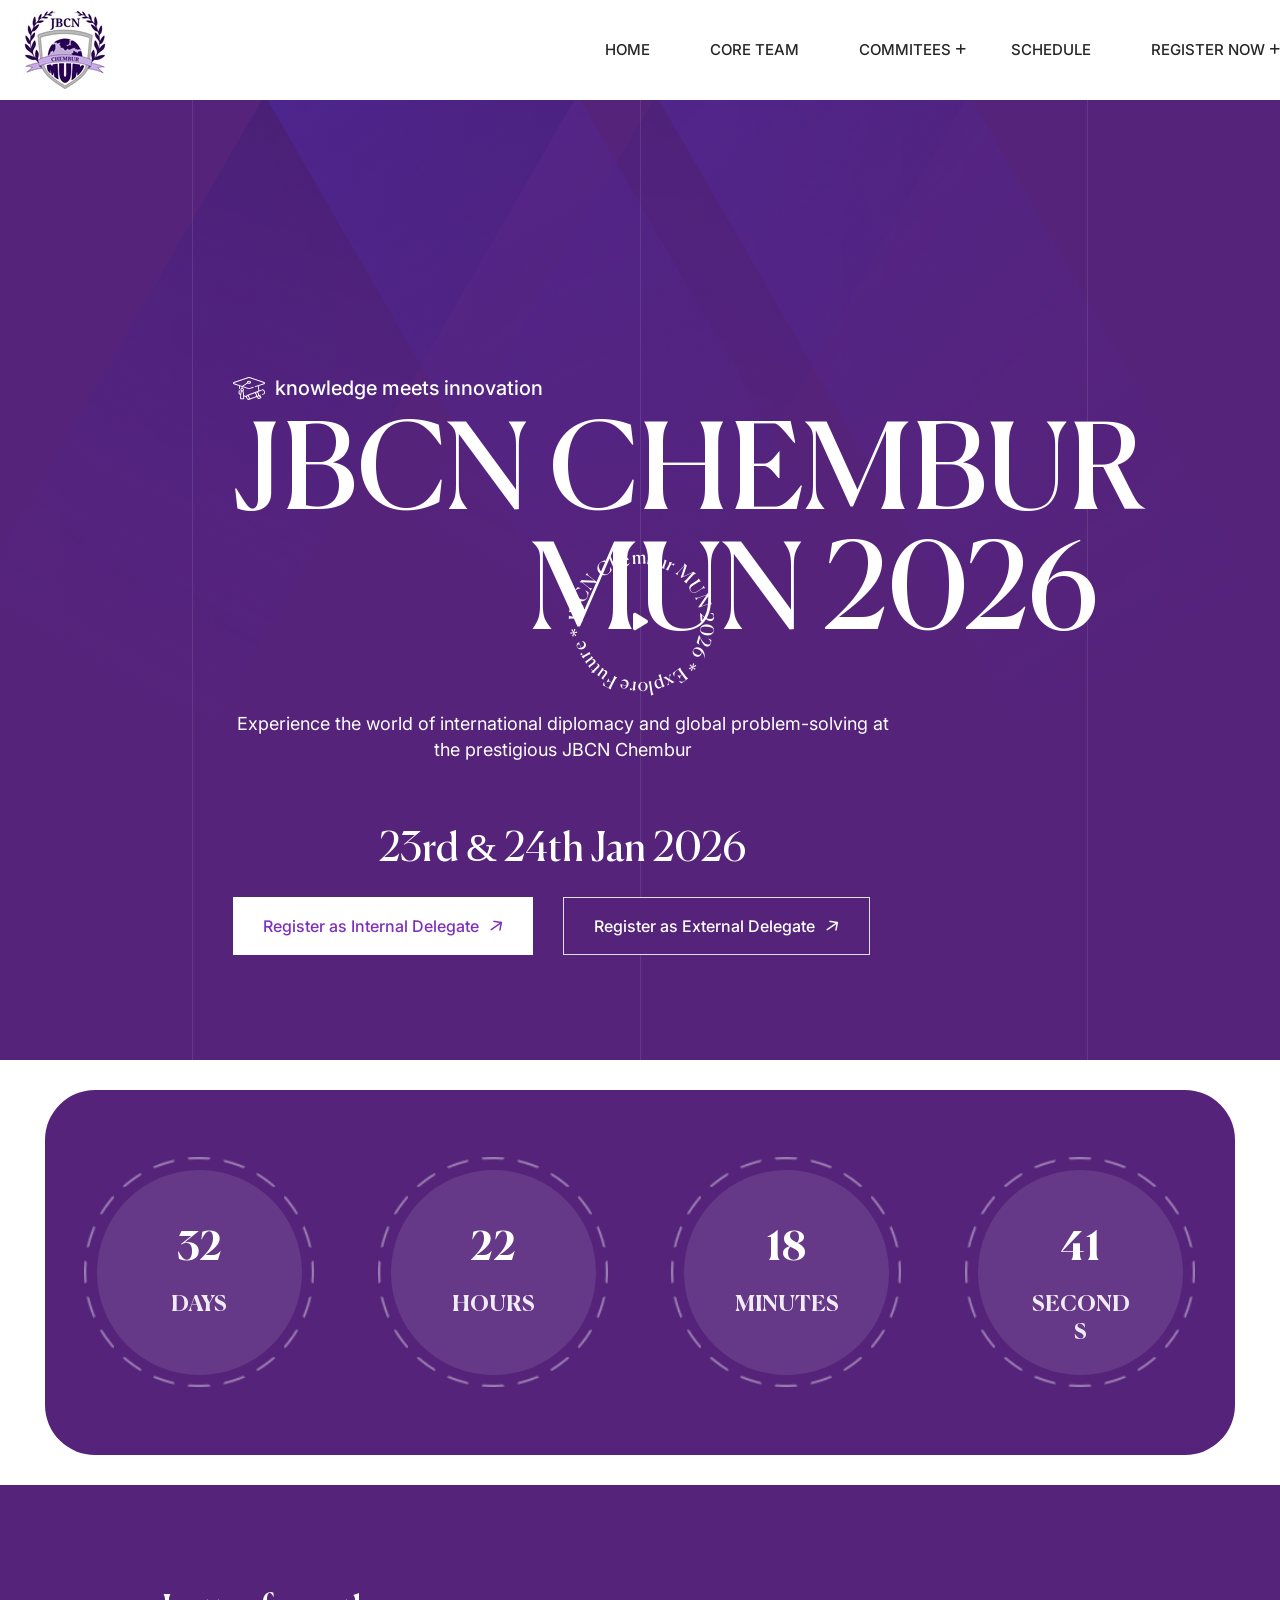
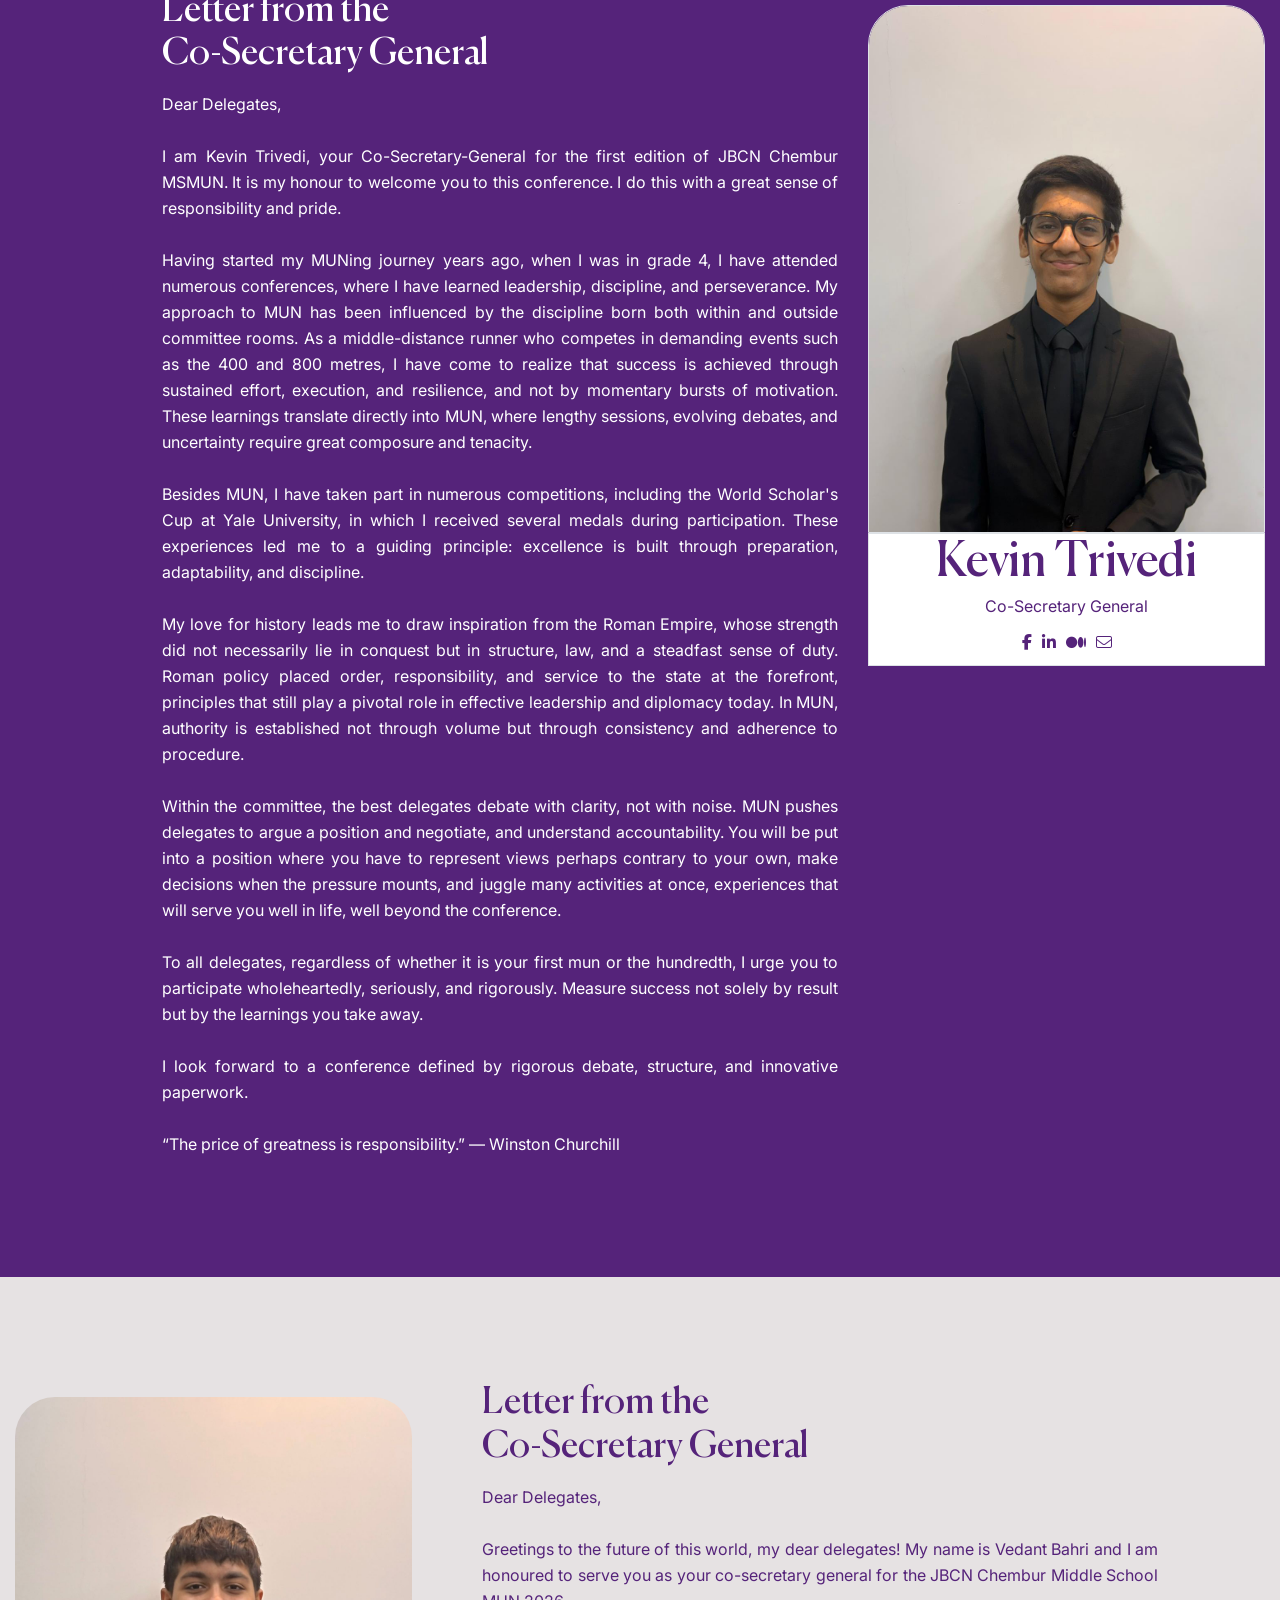
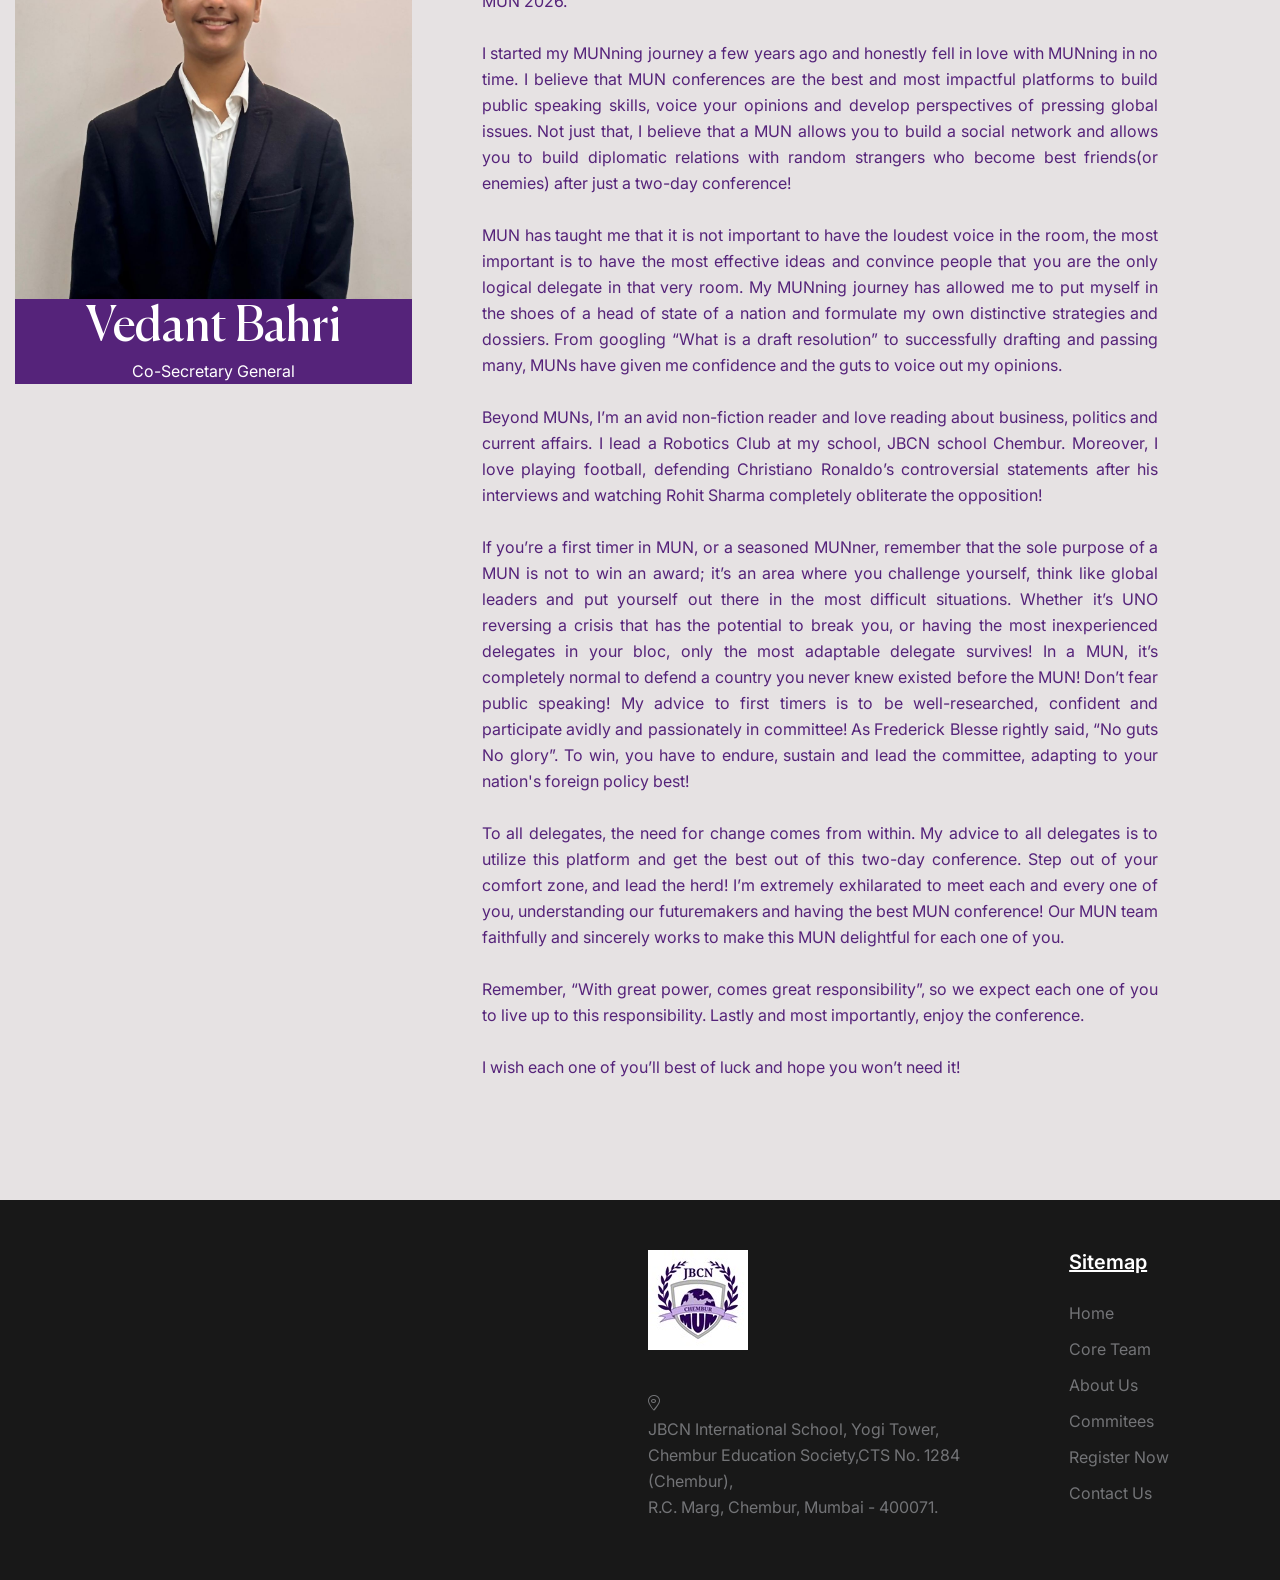
<file: index copy.html>
<!DOCTYPE html>
<html lang="en">

<!-- Added by HTTrack -->
<meta http-equiv="content-type" content="text/html;charset=UTF-8" /><!-- /Added by HTTrack -->

<head>
    <meta charset="UTF-8">
    <meta name="viewport" content="width=device-width, initial-scale=1.0">
    <title>JBCN</title>
    <!-- <link rel="shortcut icon" type="image/x-icon" href="assets/images/fav.svg"> -->
    <!-- animate css -->
    <link rel="stylesheet" href="assets/css/plugins/animate.min.css">
    <!-- fontawesome 6.4.2 -->
    <link rel="stylesheet" href="assets/css/plugins/fontawesome.min.css">
    <!-- Reacthemes Icon Css -->
    <link rel="stylesheet" href="assets/fonts/css/rt_icon.css">
    <!-- bootstrap min css -->
    <link rel="stylesheet" href="assets/css/vendor/bootstrap.min.css">
    <!-- swiper Css 10.2.0 -->
    <link rel="stylesheet" href="assets/css/plugins/swiper.min.css">
    <!-- Bootstrap 5.0.2 -->
    <link rel="stylesheet" href="assets/css/vendor/magnific-popup.css">
    <!-- metismenu scss -->
    <link rel="stylesheet" href="assets/css/vendor/metismenu.css">
    <!-- nice select js -->
    <link rel="stylesheet" href="assets/css/plugins/nice-select.css">
    <link rel="stylesheet" href="assets/css/plugins/jquery-ui.css">
    <!-- custom style css -->
    <link rel="stylesheet" href="assets/css/style.css">

    <link rel="stylesheet" href="assets/css/counter-my.css">
    <link rel="stylesheet" href="assets/css/mystyle.css">

</head>


<body>
    <!-- header area start -->
    <header class="header header__sticky v__2">
        <div class="container">
            <div class="row">
                <div class="col-xl-12">
                    <div class="header__wrapper">
                        <div class="header__logo">
                            <a class='header__logo--link' href='index.html'>
                                <img class="maroon-to-pur" src="assets/images/logo.jpg" alt="JBCN">
                            </a>
                        </div>
                        <div class="header__menu">
                            <div class="navigation">
                                <nav class="navigation__menu">
                                    <ul>
                                        <li class="navigation__menu--item ">
                                            <a href="index.html" class="navigation__menu--item__link">Home</a>
                                        </li>
                                        <li class="navigation__menu--item ">
                                            <a href="core-team.html" class="navigation__menu--item__link">Core Team</a>
                                        </li>
                                        <li class="navigation__menu--item has-child has-arrow">
                                            <a href="javascript:void(0);"
                                                class="navigation__menu--item__link">Commitees</a>
                                            <ul class="submenu sub__style">
                                                <li><a href='committee-ccc.html'>CCC</a></li>
                                                <li><a href='committee-DISEC.html'>DISEC</a></li>
                                                <li><a href='committee-HUNSC.html'>HUNSC</a></li>
                                                <li><a href='committee-UNODC.html'>UNODC</a></li>
                                            </ul>
                                        </li>
                                        <li class="navigation__menu--item ">
                                            <a href="schedule.html" class="navigation__menu--item__link">Schedule</a>
                                        </li>
                                        <li class="navigation__menu--item has-child has-arrow">
                                            <a href="javascript:void(0);" class="navigation__menu--item__link">Register Now</a>
                                            <ul class="submenu sub__style">
                                                <li><a target="_blank" href='http://docs.google.com/forms/d/1SWEPLrpYLD-05aDkGIvvxM5ORb8IMtKQK5n6weueAGc/edit?usp=sharing_eil&ts=6947df54'>JBCN Chembur Delegate</a></li>
                                                <li><a target="_blank" href='https://docs.google.com/forms/d/e/1FAIpQLSfZt_wfR5RqWt8KAT-GtGKbq_522s6QFkSqDrXmD2yFKL-ycg/viewform?usp=header'>External Delegate</a></li>
                                            </ul>
                                        </li>
                                    </ul>
                                </nav>
                            </div>
                        </div>
                        <div class="header__right  d-block d-lg-none">
                            
                            <div class="header__right--item">
                                <div id="menu-btn" class="menu__trigger">
                                    <img class="maroon-to-purple" src="assets/images/icon/menu__bar.svg" alt="bar">
                                </div>
                            </div>
                        </div>
                    </div>
                </div>
            </div>
        </div>
    </header>
    <!-- header area end -->
    <!-- header banner -->
    <div class="banner v__1">
        <div class="container">
            <div class="col-sm-12">
                <div class="banner__wrapper">
                    <div class="banner__wrapper--left">
                        <img style="visibility: hidden;" src="assets/images/banner/image__1.jpg" alt="">
                    </div>
                    <div class="banner__wrapper--middle">
                        <div class="banner__content text-center">
                            <h6 class="banner__content--sub text-center">
                                <img src="assets/images/icon/e-cap.svg" alt="cap"> knowledge meets innovation
                            </h6>
                            <h1 class="banner__content--title z-top position-relative">
                                JBCN Chembur
                                <span> MUN 2026</span>
                            </h1>
                            <div class="banner__content--circle rts__circle v__2">
                                <svg class="spinner" viewBox="0 0 100 100">
                                    <defs>
                                        <path id="circle" d="M50,50 m-37,0a37,37 0 1,1 74,0a37,37 0 1,1 -74,0"></path>
                                    </defs>
                                    <text>
                                        <textPath xlink:href="#circle">JBCN Chembur MUN 2026 * Explore Future *
                                        </textPath>
                                    </text>
                                </svg>
                                <div class="rts__circle--icon save-from-hidden">
                                    <a href="#" class="video-play  rts-video-btn popup-video">
                                        <i class="fa-sharp fa-solid fa-play"></i>
                                    </a>
                                </div>
                            </div>
                            <div class="banner__content--description">
                                <p>Experience the world of international diplomacy and global problem-solving at the
                                    prestigious JBCN Chembur
                                </p>
                                <h3 class="myfont-secondary font-white">23rd & 24th Jan 2026</h3>
                                <div class="d-flex gap-5 flex-wrap">
                                    <a class='rts-theme-btn btn-arrow'
                                        href='http://docs.google.com/forms/d/1SWEPLrpYLD-05aDkGIvvxM5ORb8IMtKQK5n6weueAGc/edit?usp=sharing_eil&ts=6947df54'>Register
                                        as Internal Delegate
                                        <span><i class="fa-regular fa-arrow-right"></i></span>
                                    </a>
                                    <a class='rts-theme-btn btn-arrow mybg-primary font-white border'
                                        href='https://docs.google.com/forms/d/e/1FAIpQLSfZt_wfR5RqWt8KAT-GtGKbq_522s6QFkSqDrXmD2yFKL-ycg/viewform?usp=header'>Register
                                        as External Delegate
                                        <span><i class="fa-regular fa-arrow-right"></i></span>
                                    </a>
                                </div>
                            </div>
                        </div>
                    </div>
                    <div class="banner__wrapper--right">
                        <img style="visibility: hidden;" src="assets/images/banner/image__2.jpg" alt="banner right">
                    </div>
                </div>
                <!-- banner animated shape -->
                <div class="banner__wrapper--shape">
                    <img style="visibility: hidden;" src="assets/images/banner/banner-svg.svg" alt="banner">
                </div>
            </div>
        </div>
        <div class="grid-line">
            <div class="grid-lines">
                <div class="line"></div>
                <div class="line"></div>
                <div class="line"></div>
            </div>
        </div>
    </div>
    <!-- header banner end -->

    <!-- fun fact -->
    <div class="rts-funfact v__2 my-5">
        <div class="container">
            <div class="row justify-content-center px-5">
                <div class="col-lg-12">
                    <!--===== OTHERS AREA STARTS =======-->
                    <div class="others5-section-area banner plr_lg--80 ptb_lg--80 mybg-primary font-counter-fix d-flex justify-content-center"
                        style="border-radius: 50px !important;">
                        <div class="container mx-auto">
                            <div class="row mobile_gap--50">
                                <div class="col-lg-3 col-md-6 col-6">
                                    <div class="cta-counter-box">
                                        <img src="assets/images/elements23.png" alt="" class="elements23 keyframe5" />
                                        <h2><span id="days" class="time-value  myfont-secondary">49</span></h2>
                                    </div>
                                    <div class="space50 d-lg-none d-block"></div>
                                </div>
                                <div class="col-lg-3 col-md-6 col-6">
                                    <div class="cta-counter-box">
                                        <img src="assets/images/elements23.png" alt="" class="elements23 keyframe5" />
                                        <h2><span id="hours" class="time-value myfont-secondary">49</span></h2>
                                    </div>
                                    <div class="space50 d-lg-none d-block"></div>
                                </div>
                                <div class="col-lg-3 col-md-6 col-6">
                                    <div class="cta-counter-box">
                                        <img src="assets/images/elements23.png" alt="" class="elements23 keyframe5" />
                                        <h2><span id="minutes" class="time-value myfont-secondary">49</span></h2>
                                    </div>
                                </div>
                                <div class="col-lg-3 col-md-6 col-6">
                                    <div class="cta-counter-box">
                                        <img src="assets/images/elements23.png" alt="" class="elements23 keyframe5" />
                                        <h2><span id="seconds" class="time-value myfont-secondary">49</span></h2>
                                    </div>
                                </div>
                            </div>
                        </div>
                    </div>
                    <!--===== OTHERS AREA ENDS =======-->

                </div>
            </div>
        </div>
    </div>
    <!-- fun fact end -->

    <!-- faculty directory -->
    <section class="rts-faculty-details mybg-primary rts-section-padding">
        <div class="container">
            <!-- 1st profile -->
            <div class="row sticky-coloum-wrap justify-content-sm-center g-5">

                <div class="col-lg-7 col-md-10 col-sm-10 order-2 order-md-1">
                    <div class="member-info ">
                        <div class="member-info__details">
                            <div class="short-info">
                                <h4 class="rts-section-title mb--15">Letter from the<br>Co-Secretary General
                                </h4>
                                <!-- <span class="designation">Assistant Professor</span> -->
                                <p class="description">
                                    Dear Delegates,
                                    <br> <br>
                                    I am Kevin Trivedi, your Co-Secretary-General for the first edition of JBCN Chembur
                                    MSMUN. It is my honour to welcome you to this conference. I do this with a great
                                    sense of responsibility and pride.
                                    <br> <br>
                                    Having started my MUNing journey years ago, when I was in grade 4, I have attended
                                    numerous conferences, where I have learned leadership, discipline, and perseverance.
                                    My approach to MUN has been influenced by the discipline born both within and
                                    outside committee rooms. As a middle-distance runner who competes in demanding
                                    events such as the 400 and 800 metres, I have come to realize that success is
                                    achieved through sustained effort, execution, and resilience, and not by momentary
                                    bursts of motivation. These learnings translate directly into MUN, where lengthy
                                    sessions, evolving debates, and uncertainty require great composure and tenacity.
                                    <br> <br>
                                    Besides MUN, I have taken part in numerous competitions, including the World
                                    Scholar's Cup at Yale University, in which I received several medals during
                                    participation. These experiences led me to a guiding principle: excellence is built
                                    through preparation, adaptability, and discipline.
                                    <br> <br>
                                    My love for history leads me to draw inspiration from the Roman Empire, whose
                                    strength did not necessarily lie in conquest but in structure, law, and a steadfast
                                    sense of duty. Roman policy placed order, responsibility, and service to the state
                                    at the forefront, principles that still play a pivotal role in effective leadership
                                    and diplomacy today. In MUN, authority is established not through volume but through
                                    consistency and adherence to procedure.
                                    <br> <br>
                                    Within the committee, the best delegates debate with clarity, not with noise. MUN
                                    pushes delegates to argue a position and negotiate, and understand accountability.
                                    You will be put into a position where you have to represent views perhaps contrary
                                    to your own, make decisions when the pressure mounts, and juggle many activities at
                                    once, experiences that will serve you well in life, well beyond the conference.
                                    <br> <br>
                                    To all delegates, regardless of whether it is your first mun or the hundredth, I
                                    urge you to participate wholeheartedly, seriously, and rigorously. Measure success
                                    not solely by result but by the learnings you take away.
                                    <br> <br>
                                    I look forward to a conference defined by rigorous debate, structure, and innovative
                                    paperwork.
                                    <br> <br>
                                    “The price of greatness is responsibility.” — Winston Churchill

                                </p>
                            </div>
                        </div>
                    </div>
                </div>
                <div class="col-lg-1"></div>
                <div class=" col-lg-4 col-md-10 col-sm-10 sticky-coloumitem order-1 order-md-2">
                    <div class="faculty-member">
                        <div class="faculty-member__details rt-center ">
                            <div class="faculty-member__image mb-0">
                                <img class="rounded-top-40 border" src="assets/images/client/Chair of CCC(Kevin).jpg"
                                    alt="member image">
                            </div>
                            <div class="faculty-member__info  border bg-white secondary-font-color">
                                <h2 class="secondary-font-color mb-0">Kevin Trivedi</h2>
                                <div class="secondary-font-color email-contact">Co-Secretary General</div>
                                <div class="faculty-member__info--social mb-0">
                                    <a href="#"><i class="fa-brands fa-facebook-f"></i></a>
                                    <a href="#"><i class="fa-brands fa-linkedin-in"></i></a>
                                    <a href="#"><i class="fa-brands fa-medium"></i></a>
                                    <a class="d-none" href="#"><i class="fa-brands fa-youtube"></i></a>
                                    <a href="mailto:kevin@email.edu" class="email-contact"><span><i
                                                class="fa-light fa-envelope"></i></span></a>
                                </div>
                            </div>
                        </div>
                    </div>
                </div>
            </div>
            <!-- 1st profile End -->

        </div>
    </section>
    <!-- faculty directory end -->

    <!-- faculty directory -->
    <section class="rts-faculty-details mybg-secondary rts-section-padding">
        <div class="container">

            <!-- 2nd profile -->
            <div class="row sticky-coloum-wrap justify-content-sm-center g-5">
                <div class=" col-lg-4 col-md-10 col-sm-10 sticky-coloumitem">
                    <div class="faculty-member">
                        <div class="faculty-member__details rt-center ">
                            <div class="faculty-member__image mb-0">
                                <img class="rounded-top-40" src="assets/images/client/Chair of HUNSC(Vedant).jpg"
                                    alt="member image">
                            </div>
                            <div class="faculty-member__info mybg-primary">
                                <h2 class="mb-0">Vedant Bahri</h2>
                                <div class="email-contact font-white">Co-Secretary General</div>
                                <div class="d-none faculty-member__info--social font-white mb-0">
                                    <a href="#"><i class="fa-brands fa-facebook-f"></i></a>
                                    <a href="#"><i class="fa-brands fa-linkedin-in"></i></a>
                                    <a href="#"><i class="fa-brands fa-medium"></i></a>
                                    <a class="d-none" href="#"><i class="fa-brands fa-youtube"></i></a>
                                    <a href="mailto:kevin@email.edu" class="email-contact"><span><i
                                                class="fa-light fa-envelope"></i></span></a>
                                </div>
                            </div>
                        </div>
                    </div>
                </div>
                <div class="col-lg-7 col-md-10 col-sm-10">
                    <div class="member-info secondary-font-color-all">
                        <div class="member-info__details">
                            <div class="short-info">
                                <h4 class="rts-section-title mb--15">Letter from the<br>Co-Secretary General
                                </h4>
                                <!-- <span class="designation">Assistant Professor</span> -->
                                <p class="description">
                                    Dear Delegates,
                                    <br> <br>
                                    Greetings to the future of this world, my dear delegates! My name is Vedant Bahri
                                    and I am honoured to serve you as your co-secretary general for the JBCN Chembur
                                    Middle School MUN 2026.
                                    <br> <br>
                                    I started my MUNning journey a few years ago and honestly fell in love with MUNning
                                    in no time. I believe that MUN conferences are the best and most impactful platforms
                                    to build public speaking skills, voice your opinions and develop perspectives of
                                    pressing global issues. Not just that, I believe that a MUN allows you to build a
                                    social network and allows you to build diplomatic relations with random strangers
                                    who become best friends(or enemies) after just a two-day conference!
                                    <br> <br>
                                    MUN has taught me that it is not important to have the loudest voice in the room,
                                    the most important is to have the most effective ideas and convince people that you
                                    are the only logical delegate in that very room. My MUNning journey has allowed me
                                    to put myself in the shoes of a head of state of a nation and formulate my own
                                    distinctive strategies and dossiers. From googling “What is a draft resolution” to
                                    successfully drafting and passing many, MUNs have given me confidence and the guts
                                    to voice out my opinions.
                                    <br> <br>
                                    Beyond MUNs, I’m an avid non-fiction reader and love reading about business,
                                    politics and current affairs. I lead a Robotics Club at my school, JBCN school
                                    Chembur. Moreover, I love playing football, defending Christiano Ronaldo’s
                                    controversial statements after his interviews and watching Rohit Sharma completely
                                    obliterate the opposition!
                                    <br> <br>
                                    If you’re a first timer in MUN, or a seasoned MUNner, remember that the sole purpose
                                    of a MUN is not to win an award; it’s an area where you challenge yourself, think
                                    like global leaders and put yourself out there in the most difficult situations.
                                    Whether it’s UNO reversing a crisis that has the potential to break you, or having
                                    the most inexperienced delegates in your bloc, only the most adaptable delegate
                                    survives! In a MUN, it’s completely normal to defend a country you never knew
                                    existed before the MUN! Don’t fear public speaking! My advice to first timers is to
                                    be well-researched, confident and participate avidly and passionately in committee!
                                    As Frederick Blesse rightly said, “No guts No glory”. To win, you have to endure,
                                    sustain and lead the committee, adapting to your nation's foreign policy best!
                                    <br> <br>
                                    To all delegates, the need for change comes from within. My advice to all delegates
                                    is to utilize this platform and get the best out of this two-day conference. Step
                                    out of your comfort zone, and lead the herd! I’m extremely exhilarated to meet each
                                    and every one of you, understanding our futuremakers and having the best MUN
                                    conference! Our MUN team faithfully and sincerely works to make this MUN delightful
                                    for each one of you.
                                    <br> <br>
                                    Remember, “With great power, comes great responsibility”, so we
                                    expect each one of you to live up to this responsibility. Lastly and most
                                    importantly, enjoy the conference.
                                    <br> <br>
                                    I wish each one of you’ll best of luck and hope
                                    you won’t need it!

                                </p>
                            </div>
                        </div>
                    </div>
                </div>
                <div class="col-lg-1"></div>

            </div>
            <!-- 2nd profile End -->

        </div>
    </section>
    <!-- faculty directory end -->

    <!-- apply start -->
    <section class="d-none rts-application-area moving rts-section-padding v_1">
        <div class="container">
            <div class="row justify-content-center">
                <div class="col-sm-12">
                    <div class="rts__section--wrapper v__9">
                        <h2 class="rts__section--title">Apply for Admission</h2>
                        <p class="rts__section--description">Welcome to the gateway of possibilities your admission to
                            JBCN Chembur MUN 2026, we understand.</p>
                    </div>
                </div>
            </div>
            <!-- application form -->
            <div class="row justify-content-md-center">
                <div class="col-md-11 col-lg-6 col-xl-7">
                    <div class="rts-admission-form-image">
                        <img src="assets/images/feature/admission-form.jpg" alt="">
                    </div>
                    <div class="rts-section-big-text">
                        Admission Now
                    </div>
                </div>
                <div class="col-md-11 col-lg-6 col-xl-5">
                    <div class="rts-application-form">
                        <div class="rts-application-form-content">
                            <h5 class="heading-title  mb--25">Application Form</h5>
                            <form action="#" class="rts-form">
                                <div class="rts-input rt-flex">
                                    <div class="single-input">
                                        <input type="text" name="fname" id="fname" placeholder="First Name" required>
                                    </div>
                                    <div class="single-input">
                                        <input type="text" name="lname" id="lname" placeholder="Last Name" required>
                                    </div>
                                </div>
                                <div class="rts-input rt-flex">
                                    <div class="single-input">
                                        <input type="email" name="email" id="email2" placeholder="Email.." required>
                                    </div>
                                    <div class="single-input">
                                        <input type="number" name="Phone" id="Phone" placeholder="Phone" required>
                                    </div>
                                </div>

                                <div class="rts-input rt-flex">
                                    <div class="single-input">
                                        <input type="text" name="address" id="address" placeholder="address" required>
                                    </div>
                                    <div class="single-input">
                                        <input type="text" name="city" id="city" placeholder="City" required>
                                    </div>
                                </div>

                                <div class="rts-input rt-flex">
                                    <div class="single-input">
                                        <input type="text" name="country" id="country" placeholder="Country" required>
                                    </div>
                                    <div class="single-input">
                                        <input type="number" name="zip" id="zip" placeholder="Zip Code" required>
                                    </div>
                                </div>
                                <div class="rts-input w-full">
                                    <div class="single-input">
                                        <input type="text" name="data" id="datepicker" placeholder="dd/mm/yy" required>
                                    </div>
                                </div>
                                <div class="rts-input w-full">
                                    <div class="single-input">
                                        <textarea name="msg" id="msg" placeholder="Enter Your Comments"></textarea>
                                    </div>
                                </div>
                                <button type="submit" class="rts-theme-btn rts-nbg-btn btn-arrow v2 full-btn">Apply Now
                                    <span><i class="fa-sharp fa-regular fa-arrow-right"></i></span></button>

                            </form>
                        </div>
                    </div>
                </div>
            </div>
            <div class="rt-shape">
                <img src="assets/images/feature/shape/01.svg" data-speed="0.04" alt="shape" class="rt-shape__1">
                <img src="assets/images/feature/shape/02.svg" data-speed="0.04" alt="shape" class="shape rt-shape__2">
                <img src="assets/images/feature/shape/03.svg" data-speed="0.04" alt="shape" class="shape rt-shape__3">
                <img src="assets/images/feature/shape/04.svg" data-speed="0.04" alt="shape" class="shape rt-shape__4">
                <img src="assets/images/feature/shape/05.svg" data-speed="0.04" alt="shape" class="shape rt-shape__5">
            </div>
        </div>
    </section>
    <!-- apply end -->

    <!-- footer start -->
    <footer class="rts-footer rts-footer-padding v_2">
        <div class="container">
            <div class="row gy-5 gy-lg-0">
                <div class="col-lg-6 col-md-6 col-sm-6">
                    <div class="container">
                        <div class="row">
                            <div class="col-10">
                                <div class="event-location-map">
                                    <iframe class="event-location-map-iframe" height="240px"
                                        src="https://www.google.com/maps/embed?pb=!1m18!1m12!1m3!1d3771.193483378167!2d72.896017!3d19.0552289!2m3!1f0!2f0!3f0!3m2!1i1024!2i768!4f13.1!3m3!1m2!1s0x3be7c9a6647c42e7%3A0x6c0e4e84b9d1332c!2sJBCN%20International%20School%20Chembur%2C%20Mumbai!5e0!3m2!1sen!2sin!4v1766840228916!5m2!1sen!2sin"
                                        style="border:0;" allowfullscreen="" loading="lazy"
                                        referrerpolicy="no-referrer-when-downgrade"></iframe>
                                </div>
                            </div>
                        </div>
                    </div>
                </div>
                <div class="col-lg-4 col-md-6 col-sm-3">
                    <div class="rts-footer-widget w-320">
                        <a class='d-block rts-footer-logo mb--40' href='index.html'>
                            <img src="assets/images/logo.jpg" alt="JBCN">
                        </a>
                        
                        <div class="rts-contact-link">
                            <a href="mailto:contact@reacthemes.com"><i class="fa-sharp fa-light fa-location-dot"></i>
                                <br>JBCN International School, Yogi Tower, Chembur Education Society,CTS No. 1284 (Chembur),  
                                <br>R.C. Marg, Chembur, Mumbai - 400071. </a>
                        </div>
                    </div>
                </div>
                <div class="col-lg-2 col-md-6 col-sm-3">
                    <div class="rts-footer-widget ">
                        <h6 class="rt-semi">Sitemap</h6>
                        <div class="rts-footer-menu">
                            <ul>
                                <li><a href='index.html'>Home</a></li>
                                <li><a href='core-team.html'>Core Team</a></li>
                                <li><a href='javascript:void(0);'>About Us</a></li>
                                <li><a href='#'>Commitees</a></li>
                                <li><a href="javascript:void(0);">Register Now</a></li>
                                <li><a href='javascript:void(0);'>Contact Us</a></li>
                            </ul>
                        </div>
                    </div>
                </div>
            </div>
        </div>
    </footer>
    <div class="d-none rts-footer-copy-right v_1">
        <div class="container">
            <div class="row">
                <div class="rt-center">
                    <p class="--p-xs">Copyright &copy; <span id="year"></span> All Rights Reserved by <a
                            href="#">MyCompany</a></p>
                </div>
            </div>
        </div>
    </div>
    <!-- footer end -->
    <!-- offcanvase menu -->
    <!-- header style two -->
    <div id="side-bar" class="side-bar">
        <button class="close-icon-menu"><i class="far fa-times"></i></button>
        <!-- inner menu area desktop start -->
        <div class="inner-main-wrapper-desk">
            <div class="thumbnail">
                <img class="maroon-to-" src="assets/images/logo.jpg" alt="JBCN">
            </div>
            <div class="inner-content">
                <p class="disc">
                    Experience the world of international diplomacy and global problem-solving at the prestigious JBCN
                    Chembur
                </p>
                <!-- offcanvase banner -->
                <div class="offcanvase__banner mt--50">
                    <div class="offcanvase__banner--content">
                        <img src="assets/images/offcanvase.jpg" alt="offcanvase">
                        <a class='rts-theme-btn' href='admission.html'>Apply Now</a>
                    </div>
                </div>
                <div class="offcanvase__info">
                    <div class="offcanvase__info--content">
                        <a href="callto:+61485826710"><span><i class="fa-sharp fa-light fa-phone"></i></span>+(61)
                            485-826-710</a>
                        <a href="#"><span><i class="fa-sharp fa-light fa-location-dot"></i></span>Chembur, Mumbai</a>
                        <div class="offcanvase__info--content--social">
                            <p class="title">Follow Us:</p>
                            <div class="social__links">
                                <a class="d-none" href="#"><i class="fa-brands fa-facebook"></i></a>
                                <a href="https://www.instagram.com/jbcnchemburmun"><i class="fa-brands fa-instagram"></i></a>
                                <a class="d-none" href="#"><i class="fa-brands fa-linkedin"></i></a>
                                <a class="d-none" href="#"><i class="fa-brands fa-youtube"></i></a>
                            </div>
                        </div>
                    </div>
                </div>
            </div>
        </div>
        <!-- mobile menu area start -->
        <div class="mobile-menu-main">
            <nav class="nav-main mainmenu-nav mt--30">
                <ul class="mainmenu metismenu" id="mobile-menu-active">

                    <li class="has-droupdown">
                        <a href="index.html" class="main">Home</a>
                    </li>
                    <li class="has-droupdown">
                        <a href="core-team.html" class="main">Core Team</a>
                    </li>
                    <li class="has-droupdown">
                        <a href="committee-ccc.html" class="main">Committee CCC</a>
                    </li>
                    <li class="has-droupdown">
                        <a href="committee-DISEC.html" class="main">Committee DISEC</a>
                    </li>
                    <li class="has-droupdown">
                        <a href="committee-HUNSC.html" class="main">Committee HUNSC</a>
                    </li>
                    <li class="has-droupdown">
                        <a href="committee-UNODC.html" class="main">Committee UNODC</a>
                    </li>
                    <li class="has-droupdown">
                        <a href="schedule.html" class="main">Schedule</a>
                    </li>
                </ul>
            </nav>

            <div class="offcanvase__info--content mt--30">
                <a href="mailto:secretariat.jbcnchembur@gmail.com"><span><i class="fa-sharp fa-light fa-envelope"></i></span>secretariat.jbcnchembur@gmail.com</a>
                <a href="#"><span><i class="fa-sharp fa-light fa-location-dot"></i></span>Chembur, Mumbai</a>
                <div class="offcanvase__info--content--social">
                    <p class="title">Follow Us:</p>
                    <div class="social__links">
                        <a class="d-none" href="#"><i class="fa-brands fa-facebook"></i></a>
                        <a href="https://www.instagram.com/jbcnchemburmun"><i class="fa-brands fa-instagram"></i></a>
                        <a class="d-none" href="#"><i class="fa-brands fa-linkedin"></i></a>
                        <a class="d-none" href="#"><i class="fa-brands fa-youtube"></i></a>
                    </div>
                </div>
            </div>
        </div>
        <!-- mobile menu area end -->
    </div>
    <!-- header style two End -->

    <div class="search-input-area">
        <div class="container">
            <div class="search-input-inner">
                <div class="input-div">
                    <input class="search-input autocomplete ui-autocomplete-input" type="text"
                        placeholder="Search by keyword or #" autocomplete="off">
                    <button><i class="far fa-search"></i></button>
                </div>
            </div>
        </div>
        <div id="close" class="search-close-icon"><i class="far fa-times"></i></div>
    </div>
    <!-- rts backto top start -->
    <div class="progress-wrap">
        <svg class="progress-circle svg-content" width="100%" height="100%" viewBox="-1 -1 102 102">
            <path d="M50,1 a49,49 0 0,1 0,98 a49,49 0 0,1 0,-98"
                style="transition: stroke-dashoffset 10ms linear 0s; stroke-dasharray: 307.919, 307.919; stroke-dashoffset: 307.919;">
            </path>
        </svg>
    </div>
    <!-- rts back to top end -->
    <div id="anywhere-home" class="">
    </div>

    <script>
        //========== TIMER ============= //
        // TIMER //

        function startCountdown(targetDate, daysId, hoursId, minutesId, secondsId) {
            var countdownFunction = setInterval(function () {
                var now = new Date().getTime();
                var distance = targetDate - now;

                var days = Math.floor(distance / (1000 * 60 * 60 * 24));
                var hours = Math.floor((distance % (1000 * 60 * 60 * 24)) / (1000 * 60 * 60));
                var minutes = Math.floor((distance % (1000 * 60 * 60)) / (1000 * 60));
                var seconds = Math.floor((distance % (1000 * 60)) / 1000);

                document.getElementById(daysId).innerHTML = days + " <span>DAYS</span>";
                document.getElementById(hoursId).innerHTML = hours + " <span>Hours</span>";
                document.getElementById(minutesId).innerHTML = minutes + " <span>Minutes</span>";
                document.getElementById(secondsId).innerHTML = seconds + " <span>Seconds</span>";

                if (distance < 0) {
                    clearInterval(countdownFunction);
                    document.getElementById(daysId).innerHTML = "00";
                    document.getElementById(hoursId).innerHTML = "00";
                    document.getElementById(minutesId).innerHTML = "00";
                    document.getElementById(secondsId).innerHTML = "00";
                    alert("Countdown Ended");
                }
            }, 1000);
        }

        var targetDate = new Date();
        targetDate.setDate(targetDate.getDate() + 32);
        targetDate.setHours(targetDate.getHours() + 22);
        targetDate.setMinutes(targetDate.getMinutes() + 18);
        targetDate.setSeconds(targetDate.getSeconds() + 44);

        startCountdown(targetDate, "days", "hours", "minutes", "seconds");
        startCountdown(targetDate, "days1", "hours1", "minutes1", "seconds1");

    </script>


    <!-- scripts -->
    <!-- jquery js -->
    <script src="assets/js/vendor/jquery.min.js"></script>
    <!-- bootstrap 5.0.2 -->
    <script src="assets/js/plugins/bootstrap.min.js"></script>
    <!-- jquery ui js -->
    <script src="assets/js/vendor/jquery-ui.js"></script>
    <!-- wow js -->
    <script src="assets/js/vendor/waw.js"></script>
    <!-- mobile menu -->
    <script src="assets/js/vendor/metismenu.js"></script>
    <!-- magnific popup -->
    <script src="assets/js/vendor/magnifying-popup.js"></script>
    <!-- swiper JS 10.2.0 -->
    <script src="assets/js/plugins/swiper.js"></script>
    <!-- counterup -->
    <script src="assets/js/plugins/counterup.js"></script>
    <script src="assets/js/vendor/waypoint.js"></script>
    <script src="assets/js/plugins/jarallax.min.js"></script>
    <!-- isotop mesonary -->
    <script src="assets/js/plugins/isotop.js"></script>
    <script src="assets/js/plugins/imagesloaded.pkgd.min.js"></script>
    <script src="assets/js/plugins/sticky-sidebar.js"></script>
    <script src="assets/js/plugins/resize-sensor.js"></script>
    <script src="assets/js/plugins/twinmax.js"></script>
    <!-- dymanic Contact Form -->
    <script src="assets/js/plugins/contact.form.js"></script>
    <script src="assets/js/plugins/nice-select.min.js"></script>
    <!-- main Js -->
    <script src="assets/js/main.js"></script>

</body>

</html>
</file>
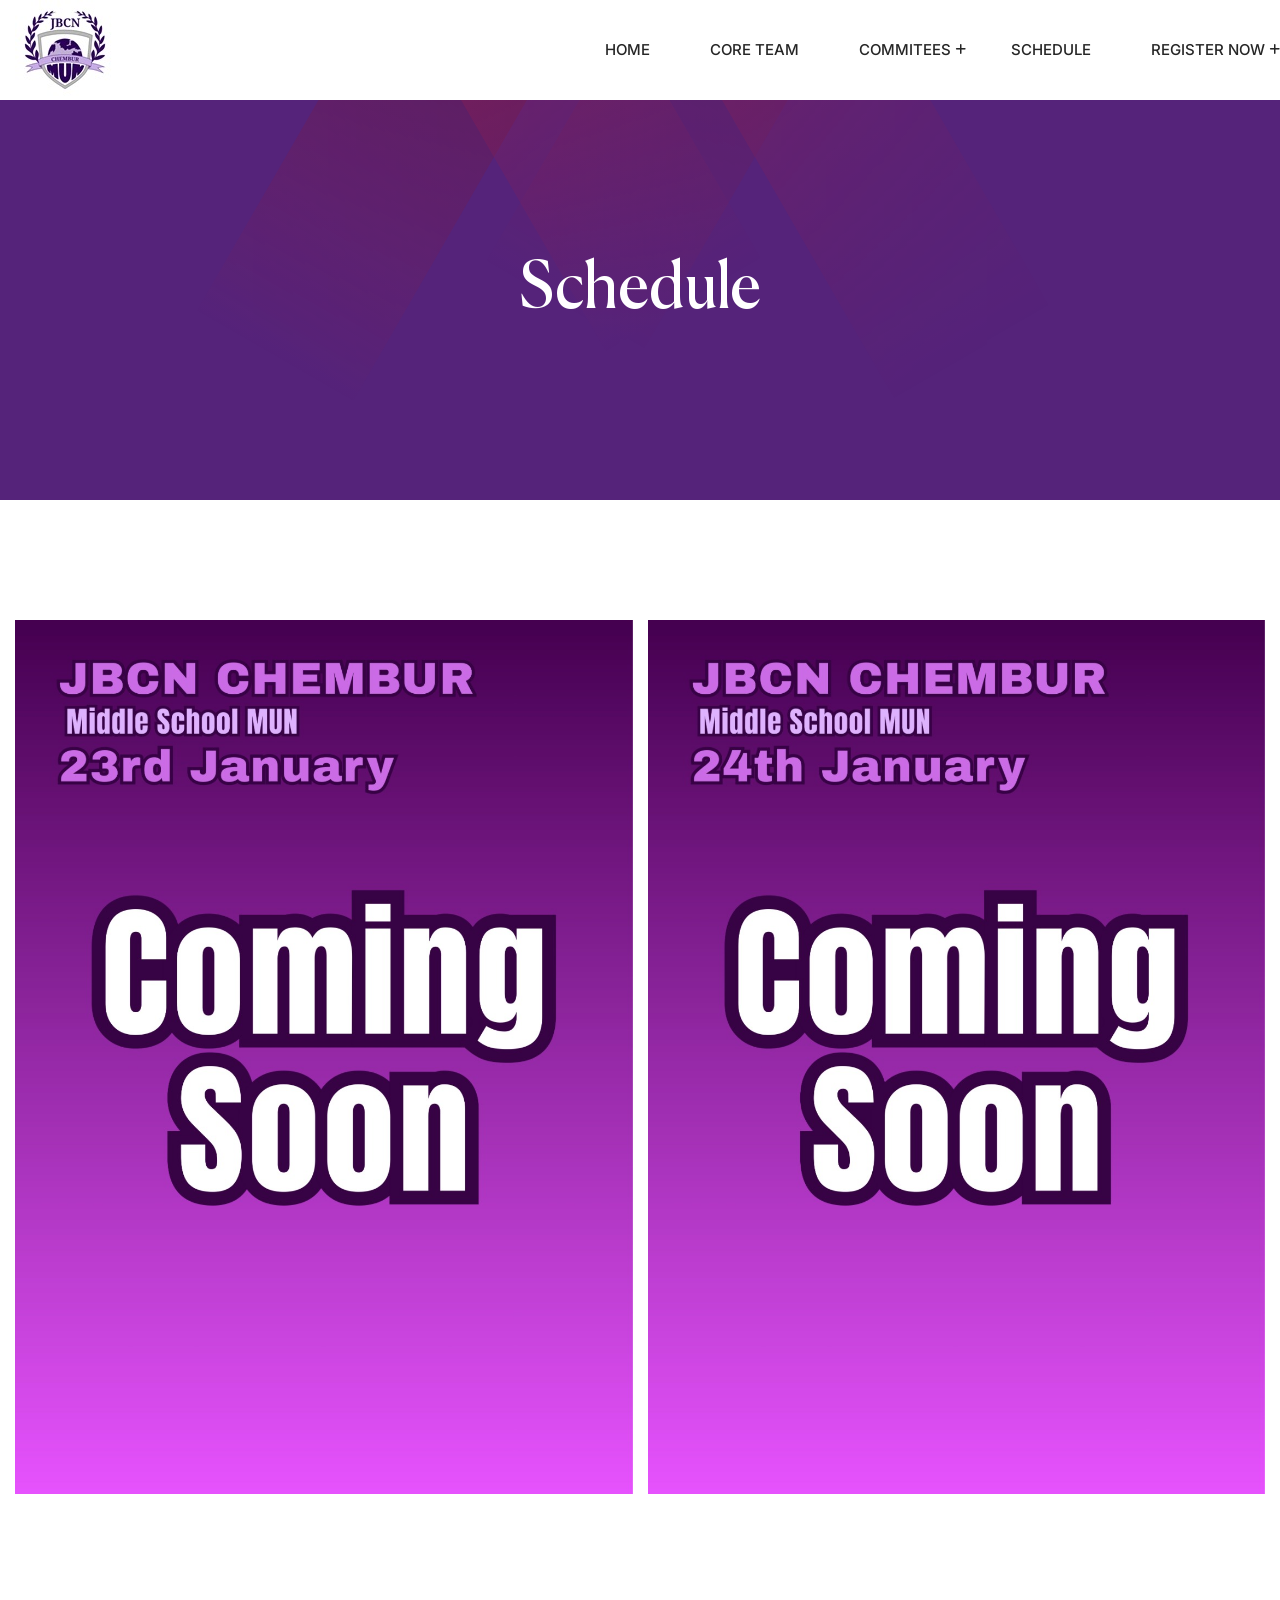
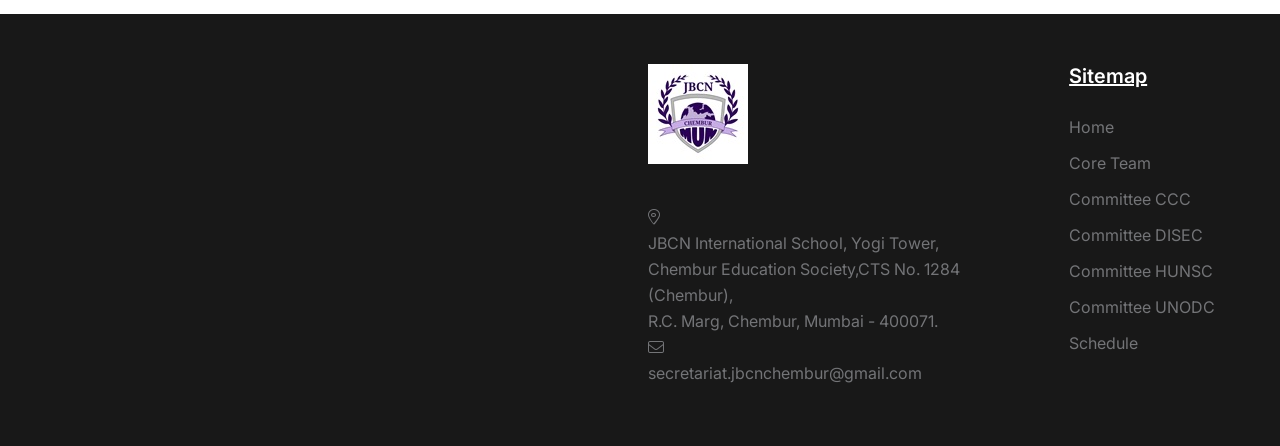
<file: schedule.html>
<!DOCTYPE html>
<html lang="en">

<!-- Added by HTTrack -->
<meta http-equiv="content-type" content="text/html;charset=UTF-8" /><!-- /Added by HTTrack -->

<head>
    <meta charset="UTF-8">
    <meta name="viewport" content="width=device-width, initial-scale=1.0">
    <title>JBCN - Schedule</title>
    <!-- <link rel="shortcut icon" type="image/x-icon" href="assets/images/fav.svg"> -->
    <!-- animate css -->
    <link rel="stylesheet" href="assets/css/plugins/animate.min.css">
    <!-- fontawesome 6.4.2 -->
    <link rel="stylesheet" href="assets/css/plugins/fontawesome.min.css">
    <!-- Reacthemes Icon Css -->
    <link rel="stylesheet" href="assets/fonts/css/rt_icon.css">
    <!-- bootstrap min css -->
    <link rel="stylesheet" href="assets/css/vendor/bootstrap.min.css">
    <!-- swiper Css 10.2.0 -->
    <link rel="stylesheet" href="assets/css/plugins/swiper.min.css">
    <!-- Bootstrap 5.0.2 -->
    <link rel="stylesheet" href="assets/css/vendor/magnific-popup.css">
    <!-- metismenu scss -->
    <link rel="stylesheet" href="assets/css/vendor/metismenu.css">
    <!-- nice select js -->
    <link rel="stylesheet" href="assets/css/plugins/nice-select.css">
    <link rel="stylesheet" href="assets/css/plugins/jquery-ui.css">
    <!-- custom style css -->
    <link rel="stylesheet" href="assets/css/style.css">

    <link rel="stylesheet" href="assets/css/counter-my.css">
    <link rel="stylesheet" href="assets/css/mystyle.css">

</head>


<body>
    <!-- header area start -->
    <header class="header header__sticky v__2">
        <div class="container">
            <div class="row">
                <div class="col-xl-12">
                    <div class="header__wrapper">
                        <div class="header__logo">
                            <a class='header__logo--link' href='index.html'>
                                <img class="maroon-to-pur" src="assets/images/logo.jpg" alt="JBCN">
                            </a>
                        </div>
                        <div class="header__menu">
                            <div class="navigation">
                                <nav class="navigation__menu">
                                    <ul>
                                        <li class="navigation__menu--item ">
                                            <a href="index.html" class="navigation__menu--item__link">Home</a>
                                        </li>
                                        <li class="navigation__menu--item ">
                                            <a href="core-team.html" class="navigation__menu--item__link">Core Team</a>
                                        </li>
                                        <li class="navigation__menu--item has-child has-arrow">
                                            <a href="javascript:void(0);"
                                                class="navigation__menu--item__link">Commitees</a>
                                            <ul class="submenu sub__style">
                                                <li><a href='committee-ccc.html'>CCC</a></li>
                                                <li><a href='committee-DISEC.html'>DISEC</a></li>
                                                <li><a href='committee-HUNSC.html'>HUNSC</a></li>
                                                <li><a href='committee-UNODC.html'>UNODC</a></li>
                                            </ul>
                                        </li>
                                        <li class="navigation__menu--item ">
                                            <a href="javascript:void(0);"
                                                class="navigation__menu--item__link">Schedule</a>
                                        </li>
                                        <li class="navigation__menu--item has-child has-arrow">
                                            <a href="javascript:void(0);" class="navigation__menu--item__link">Register
                                                Now</a>
                                            <ul class="submenu sub__style">
                                                <li><a target="_blank" href='https://docs.google.com/forms/d/e/1FAIpQLSd35devoE5m8R4L3_0zRpZ2CYrtvK__Ax5nof7Xc0LGTSrwgQ/viewform'>JBCN Chembur Delegate</a></li>
                                                <li><a target="_blank" href='https://docs.google.com/forms/d/e/1FAIpQLSfZt_wfR5RqWt8KAT-GtGKbq_522s6QFkSqDrXmD2yFKL-ycg/viewform?usp=header'>External Delegate</a></li>
                                            </ul>
                                        </li>
                                    </ul>
                                </nav>
                            </div>
                        </div>
                        <div class="header__right  d-block d-lg-none">

                            <div class="header__right--item">
                                <div id="menu-btn" class="menu__trigger">
                                    <img class="maroon-to-purple" src="assets/images/icon/menu__bar.svg" alt="bar">
                                </div>
                            </div>
                        </div>
                    </div>
                </div>
            </div>
        </div>
    </header>
    <!-- header area end -->
    <!-- BREADCRUMB AREA -->
    <section class="rts-breadcrumb breadcrumb-height breadcumb-bg mybg-primary banner-bg-before">
        <div class="container">
            <div class="row">
                <div class="col-12">
                    <div class="breadcrumb-content">
                        <ul class="d-none breadcrumb">
                            <li class="breadcrumb-item"><a href='index.html'>Home</a></li>
                            <li class="breadcrumb-item active" aria-current="page">about</li>
                        </ul>
                        <h1 class="section-title">Schedule</h1>
                    </div>
                </div>
            </div>
        </div>
    </section>
    <!-- BREADCRUMB AREA END -->


    <!-- mission -->
    <section class="rts-mission rts-section-padding">
        <div class="container">
            <div class="d-none row justify-content-center rt-center">
                <div class="rts-section mb--50">
                    <h2 class="rts-section-title">Mission and Values</h2>
                </div>
            </div>
            <!-- mission -->
            <div class="row">
                <div class="col-6">
                    <img class="" src="assets/images/client/23soon.jpeg" alt="">
                </div>
                <div class="col-6">
                    <img class="" src="assets/images/client/24soon.jpeg" alt="">
                </div>
            </div>
        </div>
    </section>
    <!-- mission end-->


    <!-- footer start -->
    <footer class="rts-footer rts-footer-padding v_2">
        <div class="container">
            <div class="row gy-5 gy-lg-0">
                <div class="col-lg-6 col-md-6 col-sm-6">
                    <div class="container">
                        <div class="row">
                            <div class="col-10">
                                <div class="event-location-map">
                                    <iframe class="event-location-map-iframe" height="240px"
                                        src="https://www.google.com/maps/embed?pb=!1m18!1m12!1m3!1d3771.193483378167!2d72.896017!3d19.0552289!2m3!1f0!2f0!3f0!3m2!1i1024!2i768!4f13.1!3m3!1m2!1s0x3be7c9a6647c42e7%3A0x6c0e4e84b9d1332c!2sJBCN%20International%20School%20Chembur%2C%20Mumbai!5e0!3m2!1sen!2sin!4v1766840228916!5m2!1sen!2sin"
                                        style="border:0;" allowfullscreen="" loading="lazy"
                                        referrerpolicy="no-referrer-when-downgrade"></iframe>
                                </div>
                            </div>
                        </div>
                    </div>
                </div>
                <div class="col-lg-4 col-md-6 col-sm-3">
                    <div class="rts-footer-widget w-320">
                        <a class='d-block rts-footer-logo mb--40' href='index.html'>
                            <img src="assets/images/logo.jpg" alt="JBCN">
                        </a>
                        
                        <div class="rts-contact-link">
                            <a href="mailto:contact@reacthemes.com"><i class="fa-sharp fa-light fa-location-dot"></i>
                                <br>JBCN International School, Yogi Tower, Chembur Education Society,CTS No. 1284 (Chembur),  
                                <br>R.C. Marg, Chembur, Mumbai - 400071. </a>
                        </div>
			<div class="rts-contact-link">
                            <a href="mailto:secretariat.jbcnchembur@gmail.com"><i class="fa-sharp fa-light fa-envelope"></i>
                                <br>secretariat.jbcnchembur@gmail.com</a>

                        </div>
                    </div>
                </div>
                <div class="col-lg-2 col-md-6 col-sm-3">
                    <div class="rts-footer-widget ">
                        <h6 class="rt-semi">Sitemap</h6>
                        <div class="rts-footer-menu">
                            <ul>
                                <li><a href='index.html'>Home</a></li>
                                <li><a href='core-team.html'>Core Team</a></li>
                                <li><a href="committee-ccc.html">Committee CCC</a></li>
                                <li><a href="committee-DISEC.html">Committee DISEC</a></li>
                                <li><a href="committee-HUNSC.html">Committee HUNSC</a></li>
                                <li><a href="committee-UNODC.html">Committee UNODC</a></li>
                                <li><a href="schedule.html">Schedule</a></li>
                            </ul>
                        </div>
                    </div>
                </div>
            </div>
        </div>
    </footer>
    <div class="d-none rts-footer-copy-right v_1">
        <div class="container">
            <div class="row">
                <div class="rt-center">
                    <p class="--p-xs">Copyright &copy; <span id="year"></span> All Rights Reserved by <a
                            href="#">MyCompany</a></p>
                </div>
            </div>
        </div>
    </div>
    <!-- footer end -->
    <!-- offcanvase menu -->
    <!-- header style two -->
    <div id="side-bar" class="side-bar">
        <button class="close-icon-menu"><i class="far fa-times"></i></button>
        <!-- inner menu area desktop start -->
        <div class="inner-main-wrapper-desk">
            <div class="thumbnail">
                <img class="maroon-to-" src="assets/images/logo.jpg" alt="JBCN">
            </div>
            <div class="inner-content">
                <p class="disc">
                    Experience the world of international diplomacy and global problem-solving at the prestigious JBCN
                    Chembur
                </p>
                <!-- offcanvase banner -->
                <div class="offcanvase__banner mt--50">
                    <div class="offcanvase__banner--content">
                        <img src="assets/images/offcanvase.jpg" alt="offcanvase">
                        <a class='rts-theme-btn' href='admission.html'>Apply Now</a>
                    </div>
                </div>
                <div class="offcanvase__info">
                    <div class="offcanvase__info--content">
                        <a href="callto:+61485826710"><span><i class="fa-sharp fa-light fa-phone"></i></span>+(61)
                            485-826-710</a>
                        <a href="#"><span><i class="fa-sharp fa-light fa-location-dot"></i></span>Chembur, Mumbai</a>
                        <div class="offcanvase__info--content--social">
                            <p class="title">Follow Us:</p>
                            <div class="social__links">
                                <a class="d-none" href="#"><i class="fa-brands fa-facebook"></i></a>
                                <a href="https://www.instagram.com/jbcnchemburmun"><i class="fa-brands fa-instagram"></i></a>
                                <a class="d-none" href="#"><i class="fa-brands fa-linkedin"></i></a>
                                <a class="d-none" href="#"><i class="fa-brands fa-youtube"></i></a>
                            </div>
                        </div>
                    </div>
                </div>
            </div>
        </div>
        <!-- mobile menu area start -->
        <div class="mobile-menu-main">
            <nav class="nav-main mainmenu-nav mt--30">
                <ul class="mainmenu metismenu" id="mobile-menu-active">

                    <li class="has-droupdown">
                        <a href="index.html" class="main">Home</a>
                    </li>
                    <li class="has-droupdown">
                        <a href="core-team.html" class="main">Core Team</a>
                    </li>
                    <li class="has-droupdown">
                        <a href="committee-ccc.html" class="main">Committee CCC</a>
                    </li>
                    <li class="has-droupdown">
                        <a href="committee-DISEC.html" class="main">Committee DISEC</a>
                    </li>
                    <li class="has-droupdown">
                        <a href="committee-HUNSC.html" class="main">Committee HUNSC</a>
                    </li>
                    <li class="has-droupdown">
                        <a href="committee-UNODC.html" class="main">Committee UNODC</a>
                    </li>
                    <li class="has-droupdown">
                        <a href="schedule.html" class="main">Schedule</a>
                    </li>
                </ul>
            </nav>

            <div class="offcanvase__info--content mt--30">
                <a href="mailto:secretariat.jbcnchembur@gmail.com"><span><i class="fa-sharp fa-light fa-envelope"></i></span>secretariat.jbcnchembur@gmail.com</a>
                <a href="#"><span><i class="fa-sharp fa-light fa-location-dot"></i></span>Chembur, Mumbai</a>
                <div class="offcanvase__info--content--social">
                    <p class="title">Follow Us:</p>
                    <div class="social__links">
                        <a class="d-none" href="#"><i class="fa-brands fa-facebook"></i></a>
                        <a href="https://www.instagram.com/jbcnchemburmun"><i class="fa-brands fa-instagram"></i></a>
                        <a class="d-none" href="#"><i class="fa-brands fa-linkedin"></i></a>
                        <a class="d-none" href="#"><i class="fa-brands fa-youtube"></i></a>
                    </div>
                </div>
            </div>
        </div>
        <!-- mobile menu area end -->
    </div>
    <!-- header style two End -->

    <div class="search-input-area">
        <div class="container">
            <div class="search-input-inner">
                <div class="input-div">
                    <input class="search-input autocomplete ui-autocomplete-input" type="text"
                        placeholder="Search by keyword or #" autocomplete="off">
                    <button><i class="far fa-search"></i></button>
                </div>
            </div>
        </div>
        <div id="close" class="search-close-icon"><i class="far fa-times"></i></div>
    </div>
    <!-- rts backto top start -->
    <div class="progress-wrap">
        <svg class="progress-circle svg-content" width="100%" height="100%" viewBox="-1 -1 102 102">
            <path d="M50,1 a49,49 0 0,1 0,98 a49,49 0 0,1 0,-98"
                style="transition: stroke-dashoffset 10ms linear 0s; stroke-dasharray: 307.919, 307.919; stroke-dashoffset: 307.919;">
            </path>
        </svg>
    </div>
    <!-- rts back to top end -->
    <div id="anywhere-home" class="">
    </div>

    <script>
        //========== TIMER ============= //
        // TIMER //

        function startCountdown(targetDate, daysId, hoursId, minutesId, secondsId) {
            var countdownFunction = setInterval(function () {
                var now = new Date().getTime();
                var distance = targetDate - now;

                var days = Math.floor(distance / (1000 * 60 * 60 * 24));
                var hours = Math.floor((distance % (1000 * 60 * 60 * 24)) / (1000 * 60 * 60));
                var minutes = Math.floor((distance % (1000 * 60 * 60)) / (1000 * 60));
                var seconds = Math.floor((distance % (1000 * 60)) / 1000);

                document.getElementById(daysId).innerHTML = days + " <span>DAYS</span>";
                document.getElementById(hoursId).innerHTML = hours + " <span>Hours</span>";
                document.getElementById(minutesId).innerHTML = minutes + " <span>Minutes</span>";
                document.getElementById(secondsId).innerHTML = seconds + " <span>Seconds</span>";

                if (distance < 0) {
                    clearInterval(countdownFunction);
                    document.getElementById(daysId).innerHTML = "00";
                    document.getElementById(hoursId).innerHTML = "00";
                    document.getElementById(minutesId).innerHTML = "00";
                    document.getElementById(secondsId).innerHTML = "00";
                    alert("Countdown Ended");
                }
            }, 1000);
        }

        var targetDate = new Date();
        targetDate.setDate(targetDate.getDate() + 32);
        targetDate.setHours(targetDate.getHours() + 22);
        targetDate.setMinutes(targetDate.getMinutes() + 18);
        targetDate.setSeconds(targetDate.getSeconds() + 44);

        startCountdown(targetDate, "days", "hours", "minutes", "seconds");
        startCountdown(targetDate, "days1", "hours1", "minutes1", "seconds1");

    </script>


    <!-- scripts -->
    <!-- jquery js -->
    <script src="assets/js/vendor/jquery.min.js"></script>
    <!-- bootstrap 5.0.2 -->
    <script src="assets/js/plugins/bootstrap.min.js"></script>
    <!-- jquery ui js -->
    <script src="assets/js/vendor/jquery-ui.js"></script>
    <!-- wow js -->
    <script src="assets/js/vendor/waw.js"></script>
    <!-- mobile menu -->
    <script src="assets/js/vendor/metismenu.js"></script>
    <!-- magnific popup -->
    <script src="assets/js/vendor/magnifying-popup.js"></script>
    <!-- swiper JS 10.2.0 -->
    <script src="assets/js/plugins/swiper.js"></script>
    <!-- counterup -->
    <script src="assets/js/plugins/counterup.js"></script>
    <script src="assets/js/vendor/waypoint.js"></script>
    <script src="assets/js/plugins/jarallax.min.js"></script>
    <!-- isotop mesonary -->
    <script src="assets/js/plugins/isotop.js"></script>
    <script src="assets/js/plugins/imagesloaded.pkgd.min.js"></script>
    <script src="assets/js/plugins/sticky-sidebar.js"></script>
    <script src="assets/js/plugins/resize-sensor.js"></script>
    <script src="assets/js/plugins/twinmax.js"></script>
    <!-- dymanic Contact Form -->
    <script src="assets/js/plugins/contact.form.js"></script>
    <script src="assets/js/plugins/nice-select.min.js"></script>
    <!-- main Js -->
    <script src="assets/js/main.js"></script>

</body>

</html>
</file>
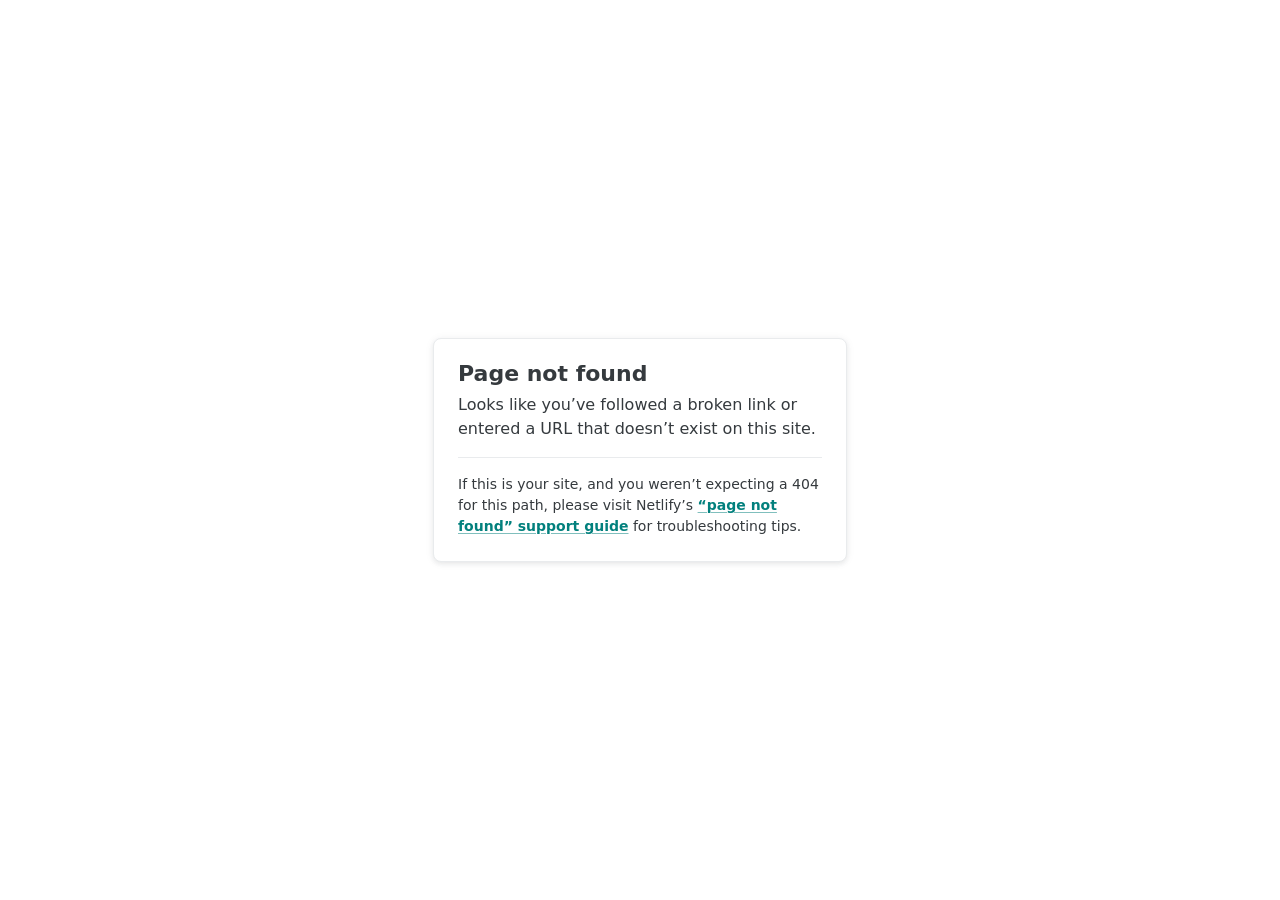
<file: assets/images/bg/bg-image-1.html>
<!DOCTYPE html>
<html lang="en">
  <head>
    <meta charset="utf-8" />
    <meta name="viewport" content="width=device-width, initial-scale=1.0" />
    <title>Page not found</title>
    <style>
      :root {
        --colorRgbFacetsTeal600: 2 128 125;
        --colorTealAction: var(--colorRgbFacetsTeal600);
        --colorRgbFacetsNeutralLight200: 233 235 237;
        --colorHr: var(--colorRgbFacetsNeutralLight200);
        --colorRgbFacetsNeutralLight700: 53 58 62;
        --colorGrayDarkest: var(--colorRgbFacetsNeutralLight700);
        --colorGrayLighter: var(--colorRgbFacetsNeutralLight200);
        --colorText: var(--colorGrayDarkest);
        --effectShadowLightShallow: 0 1px 10px 0 rgb(53 58 62 / 6%),
          0 2px 4px 0 rgb(53 58 62 / 8%);
        --colorRgbFacetsNeutralDark900: 6 11 16;
      }
      body {
        font-family: system-ui, -apple-system, BlinkMacSystemFont, "Segoe UI",
          Roboto, Helvetica, Arial, sans-serif, "Apple Color Emoji",
          "Segoe UI Emoji", "Segoe UI Symbol";
        background: white;
        overflow: hidden;
        margin: 0;
        padding: 0;
        line-height: 1.5;
        color: rgb(var(--colorText));
      }

      @media (prefers-color-scheme: dark) {
        body {
          background: rgb(var(--colorRgbFacetsNeutralDark900));
        }
      }

      h1 {
        margin: 0;
        font-size: 1.375rem;
        line-height: 1;
      }

      h1 + p {
        margin-top: 8px;
      }

      .main {
        position: relative;
        display: flex;
        flex-direction: column;
        align-items: center;
        justify-content: center;
        height: 100vh;
        width: 100vw;
      }

      .card {
        position: relative;
        width: 75%;
        max-width: 364px;
        padding: 24px;
        background: white;
        border-radius: 8px;
        box-shadow: var(--effectShadowLightShallow);
        border: 1px solid rgb(var(--colorGrayLighter));
      }

      a {
        margin: 0;
        font-weight: 600;
        color: rgb(var(--colorTealAction));
        text-decoration-skip-ink: all;
        text-decoration-thickness: 1px;
        text-underline-offset: 2px;
        text-decoration-color: rgb(var(--colorTealAction) / 0.5);
        transition: text-decoration-color 0.15s ease-in-out;
      }

      a:hover,
      a:focus-visible {
        text-decoration-color: rgb(var(--colorTealAction));
      }

      p:last-of-type {
        margin-bottom: 0;
      }

      hr {
        border: 0;
        height: 1px;
        background: rgb(var(--colorHr));
        margin-top: 16px;
        margin-bottom: 16px;
      }

      .your-site {
        font-size: 0.875rem;
      }
    </style>
  </head>
  <body>
    <div class="main">
      <div class="card">
        <h1>Page not found</h1>
        <p>
          Looks like you’ve followed a broken link or entered a URL that doesn’t
          exist on this site.
        </p>
        <hr />
        <p class="your-site">
          If this is your site, and you weren’t expecting a 404 for this path,
          please visit Netlify’s
          <a
            href="https://answers.netlify.com/t/support-guide-i-ve-deployed-my-site-but-i-still-see-page-not-found/125?utm_source=404page&utm_campaign=community_tracking"
            >“page not found” support guide</a
          >
          for troubleshooting tips.
        </p>
      </div>
    </div>
  </body>
</html>
</file>
<file: assets/fonts/css/rt_icon.css>
@font-face {
  font-family: 'rt_icon';
  src: url('../font/rt_icon944a.eot?52796444');
  src: url('../font/rt_icon944a.eot?52796444#iefix') format('embedded-opentype'),
       url('../font/rt_icon944a.woff2?52796444') format('woff2'),
       url('../font/rt_icon944a.woff?52796444') format('woff'),
       url('../font/rt_icon944a.ttf?52796444') format('truetype'),
       url('../font/rt_icon944a.svg?52796444#rt_icon') format('svg');
  font-weight: normal;
  font-style: normal;
}
/* Chrome hack: SVG is rendered more smooth in Windozze. 100% magic, uncomment if you need it. */
/* Note, that will break hinting! In other OS-es font will be not as sharp as it could be */
/*
@media screen and (-webkit-min-device-pixel-ratio:0) {
  @font-face {
    font-family: 'rt_icon';
    src: url('../font/rt_icon.svg?52796444#rt_icon') format('svg');
  }
}
*/
[class^="icon-"]:before, [class*=" icon-"]:before {
  font-family: "rt_icon";
  font-style: normal;
  font-weight: normal;
  speak: never;
  display: inline-block;
  text-decoration: inherit;
  width: 1em;
  text-align: center;
  /* opacity: .8; */

  /* For safety - reset parent styles, that can break glyph codes*/
  font-variant: normal;
  text-transform: none;

  /* fix buttons height, for twitter bootstrap */
  line-height: 1em;
  /* you can be more comfortable with increased icons size */
  /* font-size: 120%; */

  /* Font smoothing. That was taken from TWBS */
  -webkit-font-smoothing: antialiased;
  -moz-osx-font-smoothing: grayscale;

  /* Uncomment for 3D effect */
  /* text-shadow: 1px 1px 1px rgba(127, 127, 127, 0.3); */
}

.icon-wallet:before { content: '\e800'; } /* '' */
.icon-warning:before { content: '\e801'; } /* '' */
.icon-warning--alt:before { content: '\e802'; } /* '' */
.icon-warning--alt--filled:before { content: '\e803'; } /* '' */
.icon-warning--filled:before { content: '\e804'; } /* '' */
.icon-wheat:before { content: '\e805'; } /* '' */
.icon-wifi:before { content: '\e806'; } /* '' */
.icon-wikis:before { content: '\e807'; } /* '' */
.icon-word-cloud:before { content: '\e808'; } /* '' */
.icon-workspace:before { content: '\e809'; } /* '' */
.icon-zoom--area:before { content: '\e80a'; } /* '' */
.icon-zoom--in:before { content: '\e80b'; } /* '' */
.icon-zoom--in-area:before { content: '\e80c'; } /* '' */
.icon-zoom--out:before { content: '\e80d'; } /* '' */
.icon-zoom--out-area:before { content: '\e80e'; } /* '' */
.icon-zoom--reset:before { content: '\e80f'; } /* '' */
.icon-3d-cursor:before { content: '\e810'; } /* '' */
.icon-3d-cursor--alt:before { content: '\e811'; } /* '' */
.icon-3d-curve--auto-colon:before { content: '\e812'; } /* '' */
.icon-3d-curve--manual:before { content: '\e813'; } /* '' */
.icon-3d-mpr-toggle:before { content: '\e814'; } /* '' */
.icon-3d-software:before { content: '\e815'; } /* '' */
.icon-account:before { content: '\e816'; } /* '' */
.icon-activity:before { content: '\e817'; } /* '' */
.icon-add:before { content: '\e818'; } /* '' */
.icon-add--alt:before { content: '\e819'; } /* '' */
.icon-airplay:before { content: '\e81a'; } /* '' */
.icon-airplay--filled:before { content: '\e81b'; } /* '' */
.icon-airport-location:before { content: '\e81c'; } /* '' */
.icon-analytics:before { content: '\e81d'; } /* '' */
.icon-api:before { content: '\e81e'; } /* '' */
.icon-archive:before { content: '\e81f'; } /* '' */
.icon-area:before { content: '\e820'; } /* '' */
.icon-arrow--down:before { content: '\e821'; } /* '' */
.icon-arrow--left:before { content: '\e822'; } /* '' */
.icon-arrow--right:before { content: '\e823'; } /* '' */
.icon-arrow--up:before { content: '\e824'; } /* '' */
.icon-arrow--up-right:before { content: '\e825'; } /* '' */
.icon-asleep:before { content: '\e826'; } /* '' */
.icon-attachment:before { content: '\e827'; } /* '' */
.icon-audio-console:before { content: '\e828'; } /* '' */
.icon-augmented-reality:before { content: '\e829'; } /* '' */
.icon-auto-scroll:before { content: '\e82a'; } /* '' */
.icon-awake:before { content: '\e82b'; } /* '' */
.icon-back-to-top:before { content: '\e82c'; } /* '' */
.icon-bar:before { content: '\e82d'; } /* '' */
.icon-barrier:before { content: '\e82e'; } /* '' */
.icon-bastion-host:before { content: '\e82f'; } /* '' */
.icon-book:before { content: '\e830'; } /* '' */
.icon-bookmark:before { content: '\e831'; } /* '' */
.icon-bookmark--add:before { content: '\e832'; } /* '' */
.icon-box:before { content: '\e833'; } /* '' */
.icon-brightness-contrast:before { content: '\e834'; } /* '' */
.icon-brush-freehand:before { content: '\e835'; } /* '' */
.icon-building:before { content: '\e836'; } /* '' */
.icon-calendar:before { content: '\e837'; } /* '' */
.icon-camera:before { content: '\e838'; } /* '' */
.icon-carbon:before { content: '\e839'; } /* '' */
.icon-caret--down:before { content: '\e83a'; } /* '' */
.icon-caret--left:before { content: '\e83b'; } /* '' */
.icon-caret--right:before { content: '\e83c'; } /* '' */
.icon-caret--sort:before { content: '\e83d'; } /* '' */
.icon-caret--up:before { content: '\e83e'; } /* '' */
.icon-carousel--horizontal:before { content: '\e83f'; } /* '' */
.icon-carousel--vertical:before { content: '\e840'; } /* '' */
.icon-categories:before { content: '\e841'; } /* '' */
.icon-cd--archive:before { content: '\e842'; } /* '' */
.icon-center--circle:before { content: '\e843'; } /* '' */
.icon-center-to-fit:before { content: '\e844'; } /* '' */
.icon-certificate:before { content: '\e845'; } /* '' */
.icon-chart--column:before { content: '\e846'; } /* '' */
.icon-chart--line--data:before { content: '\e847'; } /* '' */
.icon-chart--pie:before { content: '\e848'; } /* '' */
.icon-chart--ring:before { content: '\e849'; } /* '' */
.icon-chart--stacked:before { content: '\e84a'; } /* '' */
.icon-chart--treemap:before { content: '\e84b'; } /* '' */
.icon-chart--venn-diagram:before { content: '\e84c'; } /* '' */
.icon-chat:before { content: '\e84d'; } /* '' */
.icon-chat-bot:before { content: '\e84e'; } /* '' */
.icon-chat--launch:before { content: '\e84f'; } /* '' */
.icon-checkbox:before { content: '\e850'; } /* '' */
.icon-checkbox--checked:before { content: '\e851'; } /* '' */
.icon-checkmark:before { content: '\e852'; } /* '' */
.icon-checkmark--outline:before { content: '\e853'; } /* '' */
.icon-chevron--down:before { content: '\e854'; } /* '' */
.icon-chevron--left:before { content: '\e855'; } /* '' */
.icon-chevron--mini:before { content: '\e856'; } /* '' */
.icon-chevron--right:before { content: '\e857'; } /* '' */
.icon-chevron--sort:before { content: '\e858'; } /* '' */
.icon-chevron--sort--down:before { content: '\e859'; } /* '' */
.icon-chevron--sort--up:before { content: '\e85a'; } /* '' */
.icon-chevron--up:before { content: '\e85b'; } /* '' */
.icon-circle-dash:before { content: '\e85c'; } /* '' */
.icon-circle-measurement:before { content: '\e85d'; } /* '' */
.icon-clean:before { content: '\e85e'; } /* '' */
.icon-close:before { content: '\e85f'; } /* '' */
.icon-close--outline:before { content: '\e860'; } /* '' */
.icon-cloud--download:before { content: '\e861'; } /* '' */
.icon-cloud--lightning:before { content: '\e862'; } /* '' */
.icon-cloud-satellite:before { content: '\e863'; } /* '' */
.icon-cloud--upload:before { content: '\e864'; } /* '' */
.icon-cobb-angle:before { content: '\e865'; } /* '' */
.icon-code:before { content: '\e866'; } /* '' */
.icon-collaborate:before { content: '\e867'; } /* '' */
.icon-collapse-all:before { content: '\e868'; } /* '' */
.icon-color-palette:before { content: '\e869'; } /* '' */
.icon-color-switch:before { content: '\e86a'; } /* '' */
.icon-column:before { content: '\e86b'; } /* '' */
.icon-compare:before { content: '\e86c'; } /* '' */
.icon-condition--point:before { content: '\e86d'; } /* '' */
.icon-condition--wait-point:before { content: '\e86e'; } /* '' */
.icon-container-software:before { content: '\e86f'; } /* '' */
.icon-contour-finding:before { content: '\e870'; } /* '' */
.icon-contrast:before { content: '\e871'; } /* '' */
.icon-copy:before { content: '\e872'; } /* '' */
.icon-copy--file:before { content: '\e873'; } /* '' */
.icon-course:before { content: '\e874'; } /* '' */
.icon-credentials:before { content: '\e875'; } /* '' */
.icon-crop:before { content: '\e876'; } /* '' */
.icon-cube:before { content: '\e877'; } /* '' */
.icon-cube-view:before { content: '\e878'; } /* '' */
.icon-currency:before { content: '\e879'; } /* '' */
.icon-currency--dollar:before { content: '\e87a'; } /* '' */
.icon-cursor--1:before { content: '\e87b'; } /* '' */
.icon-cursor--2:before { content: '\e87c'; } /* '' */
.icon-cut:before { content: '\e87d'; } /* '' */
.icon-cut-in-half:before { content: '\e87e'; } /* '' */
.icon-dashboard:before { content: '\e87f'; } /* '' */
.icon-dashboard--reference:before { content: '\e880'; } /* '' */
.icon-data--1:before { content: '\e881'; } /* '' */
.icon-data--base:before { content: '\e882'; } /* '' */
.icon-data--base--alt:before { content: '\e883'; } /* '' */
.icon-debug:before { content: '\e884'; } /* '' */
.icon-delete:before { content: '\e885'; } /* '' */
.icon-delivery:before { content: '\e886'; } /* '' */
.icon-delivery--parcel:before { content: '\e887'; } /* '' */
.icon-delivery-truck:before { content: '\e888'; } /* '' */
.icon-departure:before { content: '\e889'; } /* '' */
.icon-devices:before { content: '\e88a'; } /* '' */
.icon-diagram:before { content: '\e88b'; } /* '' */
.icon-dicom--overlay:before { content: '\e88c'; } /* '' */
.icon-direction--right--01:before { content: '\e88d'; } /* '' */
.icon-direction--straight:before { content: '\e88e'; } /* '' */
.icon-direction--straight--right:before { content: '\e88f'; } /* '' */
.icon-direct-link:before { content: '\e890'; } /* '' */
.icon-document:before { content: '\e891'; } /* '' */
.icon-document--add:before { content: '\e892'; } /* '' */
.icon-document--attachment:before { content: '\e893'; } /* '' */
.icon-document--blank:before { content: '\e894'; } /* '' */
.icon-document--download:before { content: '\e895'; } /* '' */
.icon-dot-mark:before { content: '\e896'; } /* '' */
.icon-download:before { content: '\e897'; } /* '' */
.icon-download-study:before { content: '\e898'; } /* '' */
.icon-down-to-bottom:before { content: '\e899'; } /* '' */
.icon-draggable:before { content: '\e89a'; } /* '' */
.icon-drag--horizontal:before { content: '\e89b'; } /* '' */
.icon-drag--vertical:before { content: '\e89c'; } /* '' */
.icon-draw:before { content: '\e89d'; } /* '' */
.icon-drop-photo:before { content: '\e89e'; } /* '' */
.icon-drop-photo--filled:before { content: '\e89f'; } /* '' */
.icon-earth:before { content: '\e8a0'; } /* '' */
.icon-earth--americas:before { content: '\e8a1'; } /* '' */
.icon-earth--europe-africa:before { content: '\e8a2'; } /* '' */
.icon-earth--filled:before { content: '\e8a3'; } /* '' */
.icon-edge-enhancement:before { content: '\e8a4'; } /* '' */
.icon-edit:before { content: '\e8a5'; } /* '' */
.icon-edit--off:before { content: '\e8a6'; } /* '' */
.icon-edt-loop:before { content: '\e8a7'; } /* '' */
.icon-email:before { content: '\e8a8'; } /* '' */
.icon-email--new:before { content: '\e8a9'; } /* '' */
.icon-enterprise:before { content: '\e8aa'; } /* '' */
.icon-erase:before { content: '\e8ab'; } /* '' */
.icon-error:before { content: '\e8ac'; } /* '' */
.icon-error--outline:before { content: '\e8ad'; } /* '' */
.icon-event:before { content: '\e8ae'; } /* '' */
.icon-events:before { content: '\e8af'; } /* '' */
.icon-events--alt:before { content: '\e8b0'; } /* '' */
.icon-event--schedule:before { content: '\e8b1'; } /* '' */
.icon-explore:before { content: '\e8b2'; } /* '' */
.icon-export:before { content: '\e8b3'; } /* '' */
.icon-eyedropper:before { content: '\e8b4'; } /* '' */
.icon-face--dissatisfied:before { content: '\e8b5'; } /* '' */
.icon-face--satisfied:before { content: '\e8b6'; } /* '' */
.icon-fade:before { content: '\e8b7'; } /* '' */
.icon-favorite:before { content: '\e8b8'; } /* '' */
.icon-favorite--filled:before { content: '\e8b9'; } /* '' */
.icon-file-storage:before { content: '\e8ba'; } /* '' */
.icon-filter:before { content: '\e8bb'; } /* '' */
.icon-filter--edit:before { content: '\e8bc'; } /* '' */
.icon-finance:before { content: '\e8bd'; } /* '' */
.icon-fingerprint-recognition:before { content: '\e8be'; } /* '' */
.icon-fire:before { content: '\e8bf'; } /* '' */
.icon-flag:before { content: '\e8c0'; } /* '' */
.icon-flag--filled:before { content: '\e8c1'; } /* '' */
.icon-flash:before { content: '\e8c2'; } /* '' */
.icon-flash--filled:before { content: '\e8c3'; } /* '' */
.icon-flow--connection:before { content: '\e8c4'; } /* '' */
.icon-folder:before { content: '\e8c5'; } /* '' */
.icon-folder--add:before { content: '\e8c6'; } /* '' */
.icon-folders:before { content: '\e8c7'; } /* '' */
.icon-folder--shared:before { content: '\e8c8'; } /* '' */
.icon-forum:before { content: '\e8c9'; } /* '' */
.icon-game--console:before { content: '\e8ca'; } /* '' */
.icon-gamification:before { content: '\e8cb'; } /* '' */
.icon-gift:before { content: '\e8cc'; } /* '' */
.icon-globe:before { content: '\e8cd'; } /* '' */
.icon-glyph--caution:before { content: '\e8ce'; } /* '' */
.icon-glyph--caution-inverted:before { content: '\e8cf'; } /* '' */
.icon-glyph--circle-fill:before { content: '\e8d0'; } /* '' */
.icon-glyph--square-fill:before { content: '\e8d1'; } /* '' */
.icon-glyph--undefined:before { content: '\e8d2'; } /* '' */
.icon-gradient:before { content: '\e8d3'; } /* '' */
.icon-grid:before { content: '\e8d4'; } /* '' */
.icon-group:before { content: '\e8d5'; } /* '' */
.icon-group-objects--new:before { content: '\e8d6'; } /* '' */
.icon-group-objects--save:before { content: '\e8d7'; } /* '' */
.icon-growth:before { content: '\e8d8'; } /* '' */
.icon-gui:before { content: '\e8d9'; } /* '' */
.icon-gui--management:before { content: '\e8da'; } /* '' */
.icon-hashtag:before { content: '\e8db'; } /* '' */
.icon-headphones:before { content: '\e8dc'; } /* '' */
.icon-headset:before { content: '\e8dd'; } /* '' */
.icon-help:before { content: '\e8de'; } /* '' */
.icon-help--filled:before { content: '\e8df'; } /* '' */
.icon-hole-filling:before { content: '\e8e0'; } /* '' */
.icon-home:before { content: '\e8e1'; } /* '' */
.icon-ibm-cloud-pak--security:before { content: '\e8e2'; } /* '' */
.icon-ica-2d:before { content: '\e8e3'; } /* '' */
.icon-idea:before { content: '\e8e4'; } /* '' */
.icon-identification:before { content: '\e8e5'; } /* '' */
.icon-image:before { content: '\e8e6'; } /* '' */
.icon-image--copy:before { content: '\e8e7'; } /* '' */
.icon-image--search:before { content: '\e8e8'; } /* '' */
.icon-image--search--alt:before { content: '\e8e9'; } /* '' */
.icon-incomplete:before { content: '\e8ea'; } /* '' */
.icon-increase-level:before { content: '\e8eb'; } /* '' */
.icon-industry:before { content: '\e8ec'; } /* '' */
.icon-information:before { content: '\e8ed'; } /* '' */
.icon-information--filled:before { content: '\e8ee'; } /* '' */
.icon-in-progress:before { content: '\e8ef'; } /* '' */
.icon-insert--page:before { content: '\e8f0'; } /* '' */
.icon-insert-syntax:before { content: '\e8f1'; } /* '' */
.icon-integration:before { content: '\e8f2'; } /* '' */
.icon-interactive-segmentation-cursor:before { content: '\e8f3'; } /* '' */
.icon-intersect:before { content: '\e8f4'; } /* '' */
.icon-inventory-management:before { content: '\e8f5'; } /* '' */
.icon-keyboard:before { content: '\e8f6'; } /* '' */
.icon-language:before { content: '\e8f7'; } /* '' */
.icon-laptop:before { content: '\e8f8'; } /* '' */
.icon-lasso:before { content: '\e8f9'; } /* '' */
.icon-lasso--polygon:before { content: '\e8fa'; } /* '' */
.icon-launch:before { content: '\e8fb'; } /* '' */
.icon-launch-study--1:before { content: '\e8fc'; } /* '' */
.icon-launch-study--2:before { content: '\e8fd'; } /* '' */
.icon-layers:before { content: '\e8fe'; } /* '' */
.icon-legend:before { content: '\e8ff'; } /* '' */
.icon-license--draft:before { content: '\e900'; } /* '' */
.icon-lifesaver:before { content: '\e901'; } /* '' */
.icon-light:before { content: '\e902'; } /* '' */
.icon-light--filled:before { content: '\e903'; } /* '' */
.icon-lightning:before { content: '\e904'; } /* '' */
.icon-link:before { content: '\e905'; } /* '' */
.icon-list:before { content: '\e906'; } /* '' */
.icon-list--boxes:before { content: '\e907'; } /* '' */
.icon-list--bulleted:before { content: '\e908'; } /* '' */
.icon-list--checked:before { content: '\e909'; } /* '' */
.icon-list--dropdown:before { content: '\e90a'; } /* '' */
.icon-list--numbered:before { content: '\e90b'; } /* '' */
.icon-location:before { content: '\e90c'; } /* '' */
.icon-location--current:before { content: '\e90d'; } /* '' */
.icon-locked:before { content: '\e90e'; } /* '' */
.icon-login:before { content: '\e90f'; } /* '' */
.icon-logo--delicious:before { content: '\e910'; } /* '' */
.icon-logo--digg:before { content: '\e911'; } /* '' */
.icon-logo--discord:before { content: '\e912'; } /* '' */
.icon-logo--facebook:before { content: '\e913'; } /* '' */
.icon-logo--flickr:before { content: '\e914'; } /* '' */
.icon-logo--github:before { content: '\e915'; } /* '' */
.icon-logo--google:before { content: '\e916'; } /* '' */
.icon-logo--instagram:before { content: '\e917'; } /* '' */
.icon-logo--linkedin:before { content: '\e918'; } /* '' */
.icon-logo--livestream:before { content: '\e919'; } /* '' */
.icon-logo--medium:before { content: '\e91a'; } /* '' */
.icon-logo--pinterest:before { content: '\e91b'; } /* '' */
.icon-logo--quora:before { content: '\e91c'; } /* '' */
.icon-logo--skype:before { content: '\e91d'; } /* '' */
.icon-logo--slack:before { content: '\e91e'; } /* '' */
.icon-logo--snapchat:before { content: '\e91f'; } /* '' */
.icon-logo--stumbleupon:before { content: '\e920'; } /* '' */
.icon-logo--tumblr:before { content: '\e921'; } /* '' */
.icon-logo--twitter:before { content: '\e922'; } /* '' */
.icon-logout:before { content: '\e923'; } /* '' */
.icon-logo--vmware:before { content: '\e924'; } /* '' */
.icon-logo--xing:before { content: '\e925'; } /* '' */
.icon-logo--youtube:before { content: '\e926'; } /* '' */
.icon-mac--command:before { content: '\e927'; } /* '' */
.icon-machine-learning:before { content: '\e928'; } /* '' */
.icon-mac--option:before { content: '\e929'; } /* '' */
.icon-mac--shift:before { content: '\e92a'; } /* '' */
.icon-magic-wand:before { content: '\e92b'; } /* '' */
.icon-magic-wand--filled:before { content: '\e92c'; } /* '' */
.icon-magnify:before { content: '\e92d'; } /* '' */
.icon-manage-protection:before { content: '\e92e'; } /* '' */
.icon-map:before { content: '\e92f'; } /* '' */
.icon-map--center:before { content: '\e930'; } /* '' */
.icon-map--identify:before { content: '\e931'; } /* '' */
.icon-maximize:before { content: '\e932'; } /* '' */
.icon-media-cast:before { content: '\e933'; } /* '' */
.icon-media--library:before { content: '\e934'; } /* '' */
.icon-menu:before { content: '\e935'; } /* '' */
.icon-meter:before { content: '\e936'; } /* '' */
.icon-meter--alt:before { content: '\e937'; } /* '' */
.icon-microphone:before { content: '\e938'; } /* '' */
.icon-microphone--filled:before { content: '\e939'; } /* '' */
.icon-microscope:before { content: '\e93a'; } /* '' */
.icon-migrate--alt:before { content: '\e93b'; } /* '' */
.icon-military-camp:before { content: '\e93c'; } /* '' */
.icon-minimize:before { content: '\e93d'; } /* '' */
.icon-misuse:before { content: '\e93e'; } /* '' */
.icon-misuse--alt:before { content: '\e93f'; } /* '' */
.icon-misuse--outline:before { content: '\e940'; } /* '' */
.icon-mobile:before { content: '\e941'; } /* '' */
.icon-mobile--add:before { content: '\e942'; } /* '' */
.icon-model:before { content: '\e943'; } /* '' */
.icon-model--alt:before { content: '\e944'; } /* '' */
.icon-money:before { content: '\e945'; } /* '' */
.icon-move:before { content: '\e946'; } /* '' */
.icon-music:before { content: '\e947'; } /* '' */
.icon-name-space:before { content: '\e948'; } /* '' */
.icon-navaid--military:before { content: '\e949'; } /* '' */
.icon-new-tab:before { content: '\e94a'; } /* '' */
.icon-nominal:before { content: '\e94b'; } /* '' */
.icon-not-available:before { content: '\e94c'; } /* '' */
.icon-notebook:before { content: '\e94d'; } /* '' */
.icon-notebook--reference:before { content: '\e94e'; } /* '' */
.icon-notification:before { content: '\e94f'; } /* '' */
.icon-notification--filled:before { content: '\e950'; } /* '' */
.icon-notification--new:before { content: '\e951'; } /* '' */
.icon-opacity:before { content: '\e952'; } /* '' */
.icon-open-panel--left:before { content: '\e953'; } /* '' */
.icon-open-panel--top:before { content: '\e954'; } /* '' */
.icon-ordinal:before { content: '\e955'; } /* '' */
.icon-overflow-menu--horizontal:before { content: '\e956'; } /* '' */
.icon-overflow-menu--vertical:before { content: '\e957'; } /* '' */
.icon-overlay:before { content: '\e958'; } /* '' */
.icon-package:before { content: '\e959'; } /* '' */
.icon-page-break:before { content: '\e95a'; } /* '' */
.icon-paint-brush:before { content: '\e95b'; } /* '' */
.icon-paint-brush--alt:before { content: '\e95c'; } /* '' */
.icon-panel-expansion:before { content: '\e95d'; } /* '' */
.icon-pan--horizontal:before { content: '\e95e'; } /* '' */
.icon-pan--vertical:before { content: '\e95f'; } /* '' */
.icon-partnership:before { content: '\e960'; } /* '' */
.icon-password:before { content: '\e961'; } /* '' */
.icon-pause:before { content: '\e962'; } /* '' */
.icon-pedestrian-child:before { content: '\e963'; } /* '' */
.icon-pedestrian--family:before { content: '\e964'; } /* '' */
.icon-pen:before { content: '\e965'; } /* '' */
.icon-pending:before { content: '\e966'; } /* '' */
.icon-pen--fountain:before { content: '\e967'; } /* '' */
.icon-percentage:before { content: '\e968'; } /* '' */
.icon-percentage--filled:before { content: '\e969'; } /* '' */
.icon-phone:before { content: '\e96a'; } /* '' */
.icon-phone--ip:before { content: '\e96b'; } /* '' */
.icon-piggy-bank:before { content: '\e96c'; } /* '' */
.icon-piggy-bank--slot:before { content: '\e96d'; } /* '' */
.icon-pin:before { content: '\e96e'; } /* '' */
.icon-pin--filled:before { content: '\e96f'; } /* '' */
.icon-plane:before { content: '\e970'; } /* '' */
.icon-play:before { content: '\e971'; } /* '' */
.icon-play--filled:before { content: '\e972'; } /* '' */
.icon-play--filled--alt:before { content: '\e973'; } /* '' */
.icon-playlist:before { content: '\e974'; } /* '' */
.icon-play--outline:before { content: '\e975'; } /* '' */
.icon-policy:before { content: '\e976'; } /* '' */
.icon-popup:before { content: '\e977'; } /* '' */
.icon-portfolio:before { content: '\e978'; } /* '' */
.icon-power:before { content: '\e979'; } /* '' */
.icon-presentation-file:before { content: '\e97a'; } /* '' */
.icon-printer:before { content: '\e97b'; } /* '' */
.icon-product:before { content: '\e97c'; } /* '' */
.icon-progress-bar:before { content: '\e97d'; } /* '' */
.icon-purchase:before { content: '\e97e'; } /* '' */
.icon-query:before { content: '\e97f'; } /* '' */
.icon-quotes:before { content: '\e980'; } /* '' */
.icon-radio-button:before { content: '\e981'; } /* '' */
.icon-radio-button--checked:before { content: '\e982'; } /* '' */
.icon-rain-drop:before { content: '\e983'; } /* '' */
.icon-receipt:before { content: '\e984'; } /* '' */
.icon-recently-viewed:before { content: '\e985'; } /* '' */
.icon-recommend:before { content: '\e986'; } /* '' */
.icon-recording:before { content: '\e987'; } /* '' */
.icon-recording--filled:before { content: '\e988'; } /* '' */
.icon-recording--filled--alt:before { content: '\e989'; } /* '' */
.icon-redo:before { content: '\e98a'; } /* '' */
.icon-registration:before { content: '\e98b'; } /* '' */
.icon-reminder:before { content: '\e98c'; } /* '' */
.icon-renew:before { content: '\e98d'; } /* '' */
.icon-repeat:before { content: '\e98e'; } /* '' */
.icon-reply:before { content: '\e98f'; } /* '' */
.icon-reply--all:before { content: '\e990'; } /* '' */
.icon-report:before { content: '\e991'; } /* '' */
.icon-report--data:before { content: '\e992'; } /* '' */
.icon-request-quote:before { content: '\e993'; } /* '' */
.icon-reset:before { content: '\e994'; } /* '' */
.icon-reset--alt:before { content: '\e995'; } /* '' */
.icon-restart:before { content: '\e996'; } /* '' */
.icon-result:before { content: '\e997'; } /* '' */
.icon-roadmap:before { content: '\e998'; } /* '' */
.icon-rocket:before { content: '\e999'; } /* '' */
.icon-rotate--180:before { content: '\e99a'; } /* '' */
.icon-rotate--360:before { content: '\e99b'; } /* '' */
.icon-row:before { content: '\e99c'; } /* '' */
.icon-rss:before { content: '\e99d'; } /* '' */
.icon-rule:before { content: '\e99e'; } /* '' */
.icon-ruler:before { content: '\e99f'; } /* '' */
.icon-ruler--alt:before { content: '\e9a0'; } /* '' */
.icon-run:before { content: '\e9a1'; } /* '' */
.icon-save:before { content: '\e9a2'; } /* '' */
.icon-scale:before { content: '\e9a3'; } /* '' */
.icon-scales:before { content: '\e9a4'; } /* '' */
.icon-scalpel:before { content: '\e9a5'; } /* '' */
.icon-scalpel--cursor:before { content: '\e9a6'; } /* '' */
.icon-scalpel--lasso:before { content: '\e9a7'; } /* '' */
.icon-scan:before { content: '\e9a8'; } /* '' */
.icon-screen:before { content: '\e9a9'; } /* '' */
.icon-script:before { content: '\e9aa'; } /* '' */
.icon-search:before { content: '\e9ab'; } /* '' */
.icon-search--locate:before { content: '\e9ac'; } /* '' */
.icon-security:before { content: '\e9ad'; } /* '' */
.icon-select--01:before { content: '\e9ae'; } /* '' */
.icon-select--02:before { content: '\e9af'; } /* '' */
.icon-select--window:before { content: '\e9b0'; } /* '' */
.icon-send:before { content: '\e9b1'; } /* '' */
.icon-send--alt:before { content: '\e9b2'; } /* '' */
.icon-send--alt--filled:before { content: '\e9b3'; } /* '' */
.icon-send--filled:before { content: '\e9b4'; } /* '' */
.icon-send-to-back:before { content: '\e9b5'; } /* '' */
.icon-server--time:before { content: '\e9b6'; } /* '' */
.icon-settings:before { content: '\e9b7'; } /* '' */
.icon-settings--adjust:before { content: '\e9b8'; } /* '' */
.icon-shape--except:before { content: '\e9b9'; } /* '' */
.icon-share:before { content: '\e9ba'; } /* '' */
.icon-shopping--bag:before { content: '\e9bb'; } /* '' */
.icon-shopping--cart:before { content: '\e9bc'; } /* '' */
.icon-shopping--catalog:before { content: '\e9bd'; } /* '' */
.icon-shrink-screen:before { content: '\e9be'; } /* '' */
.icon-shuffle:before { content: '\e9bf'; } /* '' */
.icon-signal-strength:before { content: '\e9c0'; } /* '' */
.icon-skill-level:before { content: '\e9c1'; } /* '' */
.icon-smoothing:before { content: '\e9c2'; } /* '' */
.icon-smoothing--cursor:before { content: '\e9c3'; } /* '' */
.icon-soccer:before { content: '\e9c4'; } /* '' */
.icon-spell-check:before { content: '\e9c5'; } /* '' */
.icon-split:before { content: '\e9c6'; } /* '' */
.icon-split--discard:before { content: '\e9c7'; } /* '' */
.icon-split-screen:before { content: '\e9c8'; } /* '' */
.icon-spray-paint:before { content: '\e9c9'; } /* '' */
.icon-stacked-scrolling--1:before { content: '\e9ca'; } /* '' */
.icon-stamp:before { content: '\e9cb'; } /* '' */
.icon-star:before { content: '\e9cc'; } /* '' */
.icon-star--filled:before { content: '\e9cd'; } /* '' */
.icon-stay-inside:before { content: '\e9ce'; } /* '' */
.icon-stop:before { content: '\e9cf'; } /* '' */
.icon-stop--filled--alt:before { content: '\e9d0'; } /* '' */
.icon-store:before { content: '\e9d1'; } /* '' */
.icon-string-integer:before { content: '\e9d2'; } /* '' */
.icon-string-text:before { content: '\e9d3'; } /* '' */
.icon-subtract:before { content: '\e9d4'; } /* '' */
.icon-subtract--alt:before { content: '\e9d5'; } /* '' */
.icon-sub-volume:before { content: '\e9d6'; } /* '' */
.icon-table:before { content: '\e9d7'; } /* '' */
.icon-tablet:before { content: '\e9d8'; } /* '' */
.icon-tag:before { content: '\e9d9'; } /* '' */
.icon-tag--group:before { content: '\e9da'; } /* '' */
.icon-task:before { content: '\e9db'; } /* '' */
.icon-task--add:before { content: '\e9dc'; } /* '' */
.icon-task--approved:before { content: '\e9dd'; } /* '' */
.icon-task--view:before { content: '\e9de'; } /* '' */
.icon-template:before { content: '\e9df'; } /* '' */
.icon-term:before { content: '\e9e0'; } /* '' */
.icon-terminal:before { content: '\e9e1'; } /* '' */
.icon-text-annotation-toggle:before { content: '\e9e2'; } /* '' */
.icon-text--bold:before { content: '\e9e3'; } /* '' */
.icon-text--color:before { content: '\e9e4'; } /* '' */
.icon-text--creation:before { content: '\e9e5'; } /* '' */
.icon-text--fill:before { content: '\e9e6'; } /* '' */
.icon-text--font:before { content: '\e9e7'; } /* '' */
.icon-text--line-spacing:before { content: '\e9e8'; } /* '' */
.icon-text-mining:before { content: '\e9e9'; } /* '' */
.icon-text-mining--applier:before { content: '\e9ea'; } /* '' */
.icon-text--underline:before { content: '\e9eb'; } /* '' */
.icon-theater:before { content: '\e9ec'; } /* '' */
.icon-thumbnail--1:before { content: '\e9ed'; } /* '' */
.icon-thumbnail--2:before { content: '\e9ee'; } /* '' */
.icon-thumbs-down:before { content: '\e9ef'; } /* '' */
.icon-thumbs-up:before { content: '\e9f0'; } /* '' */
.icon-ticket:before { content: '\e9f1'; } /* '' */
.icon-time:before { content: '\e9f2'; } /* '' */
.icon-tool-box:before { content: '\e9f3'; } /* '' */
.icon-tools:before { content: '\e9f4'; } /* '' */
.icon-tools--alt:before { content: '\e9f5'; } /* '' */
.icon-touch--1:before { content: '\e9f6'; } /* '' */
.icon-touch--interaction:before { content: '\e9f7'; } /* '' */
.icon-translate:before { content: '\e9f8'; } /* '' */
.icon-trash-can:before { content: '\e9f9'; } /* '' */
.icon-trophy:before { content: '\e9fa'; } /* '' */
.icon-types:before { content: '\e9fb'; } /* '' */
.icon-umbrella:before { content: '\e9fc'; } /* '' */
.icon-unlink:before { content: '\e9fd'; } /* '' */
.icon-unlocked:before { content: '\e9fe'; } /* '' */
.icon-upload:before { content: '\e9ff'; } /* '' */
.icon-user:before { content: '\ea00'; } /* '' */
.icon-user--avatar:before { content: '\ea01'; } /* '' */
.icon-user--avatar--filled:before { content: '\ea02'; } /* '' */
.icon-user--avatar--filled--alt:before { content: '\ea03'; } /* '' */
.icon-user--multiple:before { content: '\ea04'; } /* '' */
.icon-uv-index:before { content: '\ea05'; } /* '' */
.icon-video:before { content: '\ea06'; } /* '' */
.icon-video--add:before { content: '\ea07'; } /* '' */
.icon-video--chat:before { content: '\ea08'; } /* '' */
.icon-view:before { content: '\ea09'; } /* '' */
.icon-view--filled:before { content: '\ea0a'; } /* '' */
.icon-view--mode-1:before { content: '\ea0b'; } /* '' */
.icon-view--mode-2:before { content: '\ea0c'; } /* '' */
.icon-view-next:before { content: '\ea0d'; } /* '' */
.icon-view--off:before { content: '\ea0e'; } /* '' */
.icon-virtual-column--key:before { content: '\ea0f'; } /* '' */
.icon-virtual-private-cloud--alt:before { content: '\ea10'; } /* '' */
.icon-visual-recognition:before { content: '\ea11'; } /* '' */
.icon-volume--block-storage:before { content: '\ea12'; } /* '' */
.icon-volume--up:before { content: '\ea13'; } /* '' */
</file>
<file: assets/css/plugins/nice-select.css>
.nice-select {
  -webkit-tap-highlight-color: transparent;
  background-color: #fff;
  border-radius: 5px;
  border: solid 1px #e8e8e8;
  -webkit-box-sizing: border-box;
          box-sizing: border-box;
  clear: both;
  cursor: pointer;
  display: block;
  float: left;
  font-family: inherit;
  font-size: 14px;
  font-weight: normal;
  height: 42px;
  line-height: 40px;
  outline: none;
  padding-left: 18px;
  padding-right: 30px;
  position: relative;
  text-align: left !important;
  -webkit-transition: all 0.2s ease-in-out;
  -o-transition: all 0.2s ease-in-out;
  transition: all 0.2s ease-in-out;
  -webkit-user-select: none;
     -moz-user-select: none;
      -ms-user-select: none;
          user-select: none;
  white-space: nowrap;
  width: auto; }
  .nice-select:hover {
    border-color: #dbdbdb; }
  .nice-select:active, .nice-select.open, .nice-select:focus {
    border-color: #999; }
  .nice-select:after {
    border-bottom: 2px solid #999;
    border-right: 2px solid #999;
    content: '';
    display: block;
    height: 5px;
    margin-top: -4px;
    pointer-events: none;
    position: absolute;
    right: 12px;
    top: 50%;
    -webkit-transform-origin: 66% 66%;
        -ms-transform-origin: 66% 66%;
            transform-origin: 66% 66%;
    -webkit-transform: rotate(45deg);
        -ms-transform: rotate(45deg);
            transform: rotate(45deg);
    -webkit-transition: all 0.15s ease-in-out;
    -o-transition: all 0.15s ease-in-out;
    transition: all 0.15s ease-in-out;
    width: 5px; }
  .nice-select.open:after {
    -webkit-transform: rotate(-135deg);
        -ms-transform: rotate(-135deg);
            transform: rotate(-135deg); }
  .nice-select.open .list {
    opacity: 1;
    pointer-events: auto;
    -webkit-transform: scale(1) translateY(0);
        -ms-transform: scale(1) translateY(0);
            transform: scale(1) translateY(0); }
  .nice-select.disabled {
    border-color: #ededed;
    color: #999;
    pointer-events: none; }
    .nice-select.disabled:after {
      border-color: #cccccc; }
  .nice-select.wide {
    width: 100%; }
    .nice-select.wide .list {
      left: 0 !important;
      right: 0 !important; }
  .nice-select.right {
    float: right; }
    .nice-select.right .list {
      left: auto;
      right: 0; }
  .nice-select.small {
    font-size: 12px;
    height: 36px;
    line-height: 34px; }
    .nice-select.small:after {
      height: 4px;
      width: 4px; }
    .nice-select.small .option {
      line-height: 34px;
      min-height: 34px; }
  .nice-select .list {
    background-color: #fff;
    border-radius: 5px;
    -webkit-box-shadow: 0 0 0 1px rgba(68, 68, 68, 0.11);
            box-shadow: 0 0 0 1px rgba(68, 68, 68, 0.11);
    -webkit-box-sizing: border-box;
            box-sizing: border-box;
    margin-top: 4px;
    opacity: 0;
    overflow: hidden;
    padding: 0;
    pointer-events: none;
    position: absolute;
    top: 100%;
    left: 0;
    -webkit-transform-origin: 50% 0;
        -ms-transform-origin: 50% 0;
            transform-origin: 50% 0;
    -webkit-transform: scale(0.75) translateY(-21px);
        -ms-transform: scale(0.75) translateY(-21px);
            transform: scale(0.75) translateY(-21px);
    -webkit-transition: all 0.2s cubic-bezier(0.5, 0, 0, 1.25), opacity 0.15s ease-out;
    -o-transition: all 0.2s cubic-bezier(0.5, 0, 0, 1.25), opacity 0.15s ease-out;
    transition: all 0.2s cubic-bezier(0.5, 0, 0, 1.25), opacity 0.15s ease-out;
    z-index: 9; }
    .nice-select .list:hover .option:not(:hover) {
      background-color: transparent !important; }
  .nice-select .option {
    cursor: pointer;
    font-weight: 400;
    line-height: 40px;
    list-style: none;
    min-height: 40px;
    outline: none;
    padding-left: 18px;
    padding-right: 29px;
    text-align: left;
    -webkit-transition: all 0.2s;
    -o-transition: all 0.2s;
    transition: all 0.2s; }
    .nice-select .option:hover, .nice-select .option.focus, .nice-select .option.selected.focus {
      background-color: #f6f6f6; }
    .nice-select .option.selected {
      font-weight: bold; }
    .nice-select .option.disabled {
      background-color: transparent;
      color: #999;
      cursor: default; }

.no-csspointerevents .nice-select .list {
  display: none; }

.no-csspointerevents .nice-select.open .list {
  display: block; }
</file>
<file: assets/css/vendor/metismenu.css>
.metismenu .arrow {
    float: right;
    line-height: 1.42857;
  }
  *[dir="rtl"] .metismenu .arrow {
    float: left;
  }
  
  /*
   * Require Bootstrap 3.x
   * https://github.com/twbs/bootstrap
  */
  
  .metismenu .glyphicon.arrow:before {
    content: "\e079";
  }
  .metismenu .mm-active > a > .glyphicon.arrow:before {
    content: "\e114";
  }
  
  /*
   * Require Font-Awesome
   * http://fortawesome.github.io/Font-Awesome/
  */
  
  .metismenu .fa.arrow:before {
    content: "\f104";
  }
  .metismenu .mm-active > a > .fa.arrow:before {
    content: "\f107";
  }
  
  /*
   * Require Ionicons
   * http://ionicons.com/
  */
  
  .metismenu .ion.arrow:before {
    content: "\f3d2"
  }
  .metismenu .mm-active > a > .ion.arrow:before {
    content: "\f3d0";
  }
  .metismenu .plus-times {
    float: right;
  }
  *[dir="rtl"] .metismenu .plus-times {
    float: left;
  }
  .metismenu .fa.plus-times:before {
    content: "\f067";
  }
  .metismenu .mm-active > a > .fa.plus-times {
    -webkit-transform: rotate(45deg);
        -ms-transform: rotate(45deg);
            transform: rotate(45deg);
  }
  .metismenu .plus-minus {
    float: right;
  }
  *[dir="rtl"] .metismenu .plus-minus {
    float: left;
  }
  .metismenu .fa.plus-minus:before {
    content: "\f067";
  }
  .metismenu .mm-active > a > .fa.plus-minus:before {
    content: "\f068";
  }
  .metismenu .mm-collapse:not(.mm-show) {
    display: none;
  }
  
  .metismenu .mm-collapsing {
    position: relative;
    height: 0;
    overflow: hidden;
    -webkit-transition-timing-function: ease;
         -o-transition-timing-function: ease;
            transition-timing-function: ease;
    -webkit-transition-duration: .35s;
         -o-transition-duration: .35s;
            transition-duration: .35s;
    -webkit-transition-property: height, visibility;
    -o-transition-property: height, visibility;
    transition-property: height, visibility;
  }
  
  .metismenu .has-arrow {
    position: relative;
  }
  
  .metismenu .has-arrow::after {
    position: absolute;
    content: '';
    width: .5em;
    height: .5em;
    border-width: 1px 0 0 1px;
    border-style: solid;
    border-color: initial;
    right: 1em;
    -webkit-transform: rotate(-45deg) translate(0, -50%);
        -ms-transform: rotate(-45deg) translate(0, -50%);
            transform: rotate(-45deg) translate(0, -50%);
    -webkit-transform-origin: top;
        -ms-transform-origin: top;
            transform-origin: top;
    top: 50%;
    -webkit-transition: all .3s ease-out;
    -o-transition: all .3s ease-out;
    transition: all .3s ease-out;
  }
  
  *[dir="rtl"] .metismenu .has-arrow::after {
    right: auto;
    left: 1em;
    -webkit-transform: rotate(135deg) translate(0, -50%);
        -ms-transform: rotate(135deg) translate(0, -50%);
            transform: rotate(135deg) translate(0, -50%);
  }
  
  .metismenu .mm-active > .has-arrow::after,
  .metismenu .has-arrow[aria-expanded="true"]::after {
    -webkit-transform: rotate(-135deg) translate(0, -50%);
        -ms-transform: rotate(-135deg) translate(0, -50%);
            transform: rotate(-135deg) translate(0, -50%);
  }
  
  *[dir="rtl"] .metismenu .mm-active > .has-arrow::after,
  *[dir="rtl"] .metismenu .has-arrow[aria-expanded="true"]::after {
    -webkit-transform: rotate(225deg) translate(0, -50%);
        -ms-transform: rotate(225deg) translate(0, -50%);
            transform: rotate(225deg) translate(0, -50%);
  }
</file>
